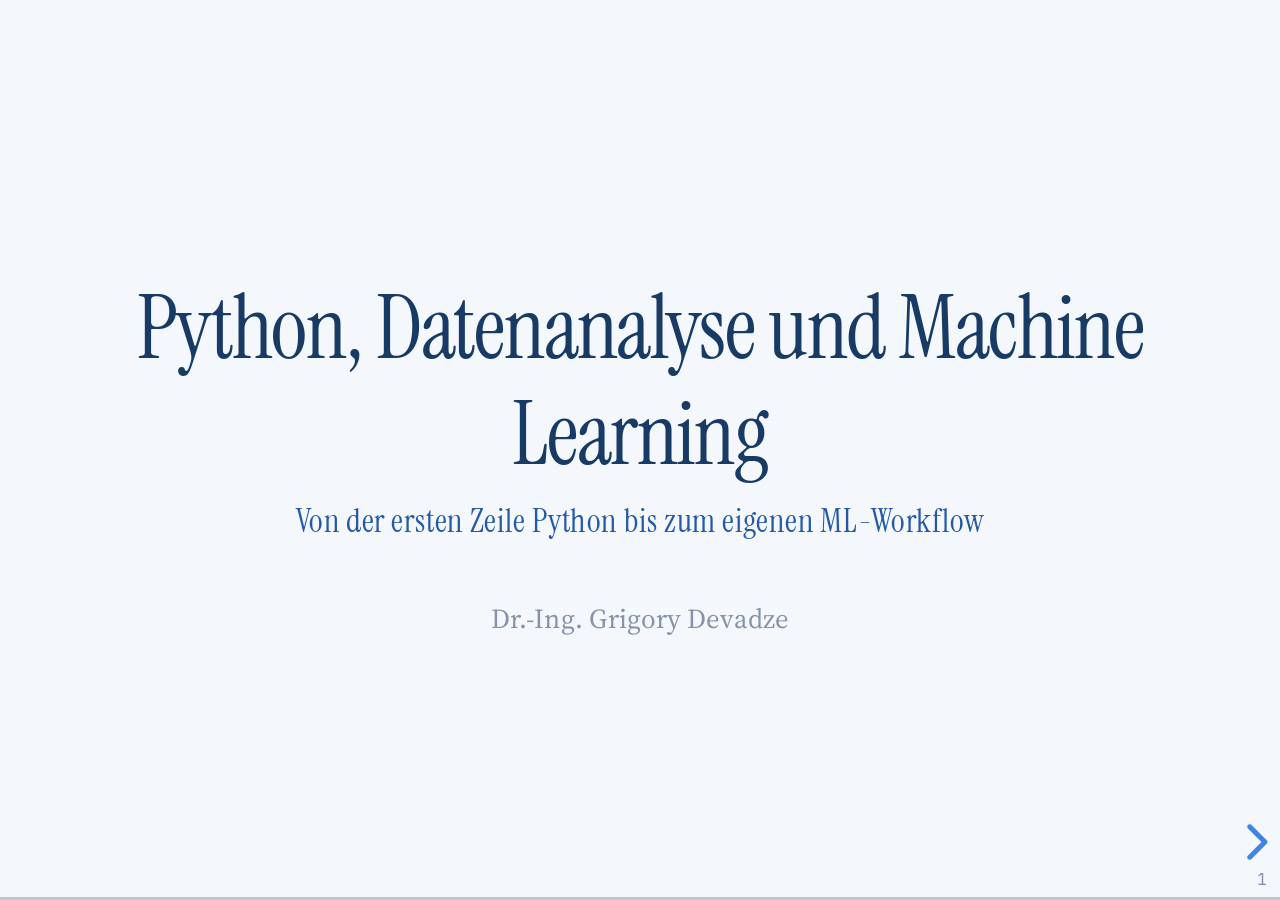
<file: slides/html/index.html>
<!DOCTYPE html>
<html lang="de">
<head>
    <meta charset="utf-8" />
    <meta name="viewport" content="width=device-width, initial-scale=1.0, maximum-scale=1.0, user-scalable=no" />

    <title>Python, Datenanalyse und Machine Learning</title>
    <link rel="stylesheet" href="dist/reset.css">
    <link rel="stylesheet" href="dist/reveal.css" />
    <link rel="stylesheet" href="css/slides-extended.css" />
    <link rel="stylesheet" href="dist/theme/white.css" id="theme" />
    <link rel="stylesheet" href="plugin/customcontrols/style.css">


    <link rel="stylesheet" href="../python-ml.css" />

    <script defer src="dist/fontawesome/all.min.js"></script>

    <script type="text/javascript">
        function pageInIframe() {
            return (window.location !== window.parent.location);
        }

        let forgetPop = true;
        function onPopState(event) {
            if(forgetPop){
                forgetPop = false;
            } else if( pageInIframe()) {
                parent.postMessage(event.target.location.href, "app://obsidian.md");
            }
        }
        window.onpopstate = onPopState;
        window.onmessage = event => {
            if(event.data == "reload"){
                window.document.location.reload();
            }
            forgetPop = true;
        }

        function fitElements() {
            const itemsToFit = document.getElementsByClassName('fitText');
            for (const item in itemsToFit) {
                if (Object.hasOwnProperty.call(itemsToFit, item)) {
                    const element = itemsToFit[item];
                    fitElement(element, 1, 1000);
                    element.classList.remove('fitText');
                }
            }
        }

        function fitElement(element, start, end) {

            let size = (end + start) / 2;
            element.style.fontSize = `${size}px`;

            if (Math.abs(start - end) < 1) {
                while (element.scrollHeight > element.offsetHeight) {
                    size--;
                    element.style.fontSize = `${size}px`;
                }
                return;
            }

            if (element.scrollHeight > element.offsetHeight) {
                fitElement(element, start, size);
            } else {
                fitElement(element, size, end);
            }
        }

        document.onreadystatechange = () => {
            fitElements();
            if (document.readyState === 'complete') {
                if (pageInIframe() && window.location.href.indexOf("?export") != -1){
                    parent.postMessage(event.target.location.href, "app://obsidian.md");
                }
                if (window.location.href.indexOf("print-pdf") != -1){
                    let stateCheck = setInterval(() => {
                        clearInterval(stateCheck);
                        window.print();
                    }, 250);
                }
            }
        };
    </script>
</head>

<body>
    <div class="reveal">
        <div class="slides"><section  data-markdown><script type="text/template"><!-- .slide: class="titleslide drop" template="" -->
<div class="" style="position: absolute; left: 0px; top: 0px; height: 720px; width: 1280px; min-height: 720px; display: flex; flex-direction: column; align-items: center; justify-content: center" absolute="true">

# Python, Datenanalyse und Machine Learning
### Von der ersten Zeile Python bis zum eigenen ML-Workflow

Dr.-Ing. Grigory Devadze
</div></script></section><section  data-markdown><script type="text/template"><!-- .slide: class="drop" template="" -->
<div class="" style="position: absolute; left: 0px; top: 0px; height: 720px; width: 1280px; min-height: 720px; display: flex; flex-direction: column; align-items: center; justify-content: center" absolute="true">

## Was Sie mitnehmen

- &shy;<!-- .element: class="fragment" data-fragment-index="1" -->**Python** lesen und schreiben: Datentypen, Kontrollstrukturen, Funktionen 
- &shy;<!-- .element: class="fragment" data-fragment-index="2" -->Daten mit **pandas** einlesen, bereinigen, gruppieren und mit **matplotlib** und **seaborn** darstellen 
- &shy;<!-- .element: class="fragment" data-fragment-index="3" -->**Klassifikation, Regression und Clustering** mit scikit-learn trainieren und mit passenden Kennzahlen bewerten 
- &shy;<!-- .element: class="fragment" data-fragment-index="4" -->Einen vollständigen **ML-Workflow als Pipeline**, den Sie auf eigene Daten übertragen können
</div></script></section><section  data-markdown><script type="text/template"><!-- .slide: class="smaller drop" template="" -->
<div class="" style="position: absolute; left: 0px; top: 0px; height: 720px; width: 1280px; min-height: 720px; display: flex; flex-direction: column; align-items: center; justify-content: center" absolute="true">

## Ablauf

| Teil | Thema |
|------|-------|
| 1 | Python-Grundlagen |
| 2 | NumPy und pandas |
| 3 | Daten einlesen, aufbereiten, explorieren und visualisieren |
| 4 | Grundlagen von Machine Learning und KI |
| 5 | Überwachtes Lernen: Regression und Klassifikation |
| 6 | Modelltraining, Feature Engineering, Hyperparameter und Evaluation |
| 7 | Unüberwachtes Lernen: Clustering und Segmentierung |
| 8 | Einführung in Deep Learning |
| 9 | Der ML-Workflow mit scikit-learn |
| 10 | Praxisbeispiele und Interpretation von Modellen |
| 11 | Transfer in die Praxis |
</div></script></section><section  data-markdown><script type="text/template"><!-- .slide: class="drop" template="" -->
<div class="" style="position: absolute; left: 0px; top: 0px; height: 720px; width: 1280px; min-height: 720px; display: flex; flex-direction: column; align-items: center; justify-content: center" absolute="true">

## Kursmaterial

- &shy;<!-- .element: class="fragment" data-fragment-index="1" -->Ein öffentliches Repository enthält Folien, Notebooks, Daten und Umgebungsdateien 
- &shy;<!-- .element: class="fragment" data-fragment-index="2" -->`https://github.com/grigory-consulting/python-ml-grundlagen` 
- &shy;<!-- .element: class="fragment" data-fragment-index="3" -->Das Repository bleibt nach dem Kurs erreichbar
</div></script></section><section ><section data-separator="
?
---
?
" data-separator-vertical="
?
--
?
" data-separator-notes="note:" data-markdown><script type="text/template"><!-- .slide: class="drop" data-background-color="#183b66" template="" -->
<div class="" style="position: absolute; left: 0px; top: 0px; height: 720px; width: 1280px; min-height: 720px; display: flex; flex-direction: column; align-items: center; justify-content: center" absolute="true">

# Teil 1: Python-Grundlagen

Die Sprachbausteine, die Sie für Datenanalyse und Machine Learning brauchen: Werte, Entscheidungen, Schleifen, Sammlungen und Funktionen.
</div></script></section><section data-separator="
?
---
?
" data-separator-vertical="
?
--
?
" data-separator-notes="note:" data-markdown><script type="text/template"><!-- .slide: class="drop" template="" -->
<div class="" style="position: absolute; left: 0px; top: 0px; height: 720px; width: 1280px; min-height: 720px; display: flex; flex-direction: column; align-items: center; justify-content: center" absolute="true">

## Was Sie in diesem Teil lernen

- &shy;<!-- .element: class="fragment" data-fragment-index="1" -->Werte in Variablen ablegen und die Datentypen `int`, `float`, `str`, `bool`, `None` unterscheiden 
- &shy;<!-- .element: class="fragment" data-fragment-index="2" -->Mit Operatoren rechnen und Texte mit f-Strings formatieren 
- &shy;<!-- .element: class="fragment" data-fragment-index="3" -->Abläufe mit `if`, `for` und `while` steuern 
- &shy;<!-- .element: class="fragment" data-fragment-index="4" -->Daten in Listen, Tupeln, Sets und Dictionaries ablegen und wieder herausholen 
- &shy;<!-- .element: class="fragment" data-fragment-index="5" -->Eigene Funktionen schreiben, Fehlermeldungen lesen und Module importieren
</div></script></section><section data-separator="
?
---
?
" data-separator-vertical="
?
--
?
" data-separator-notes="note:" data-markdown><script type="text/template"><!-- .slide: class="drop" template="" -->
<div class="" style="position: absolute; left: 0px; top: 0px; height: 720px; width: 1280px; min-height: 720px; display: flex; flex-direction: column; align-items: center; justify-content: center" absolute="true">

## Python im Überblick

- &shy;<!-- .element: class="fragment" data-fragment-index="1" -->Python ist eine interpretierte, universell einsetzbare Programmiersprache 
- &shy;<!-- .element: class="fragment" data-fragment-index="2" -->Ihr Code wird Anweisung für Anweisung ausgeführt, ein eigener Übersetzungsschritt (Kompilieren) entfällt 
- &shy;<!-- .element: class="fragment" data-fragment-index="3" -->Python ist dynamisch typisiert: Sie deklarieren keinen Typ, der Wert bringt ihn mit 
- &shy;<!-- .element: class="fragment" data-fragment-index="4" -->Blöcke entstehen durch Einrückung, nicht durch geschweifte Klammern 
- &shy;<!-- .element: class="fragment" data-fragment-index="5" -->Einsatzgebiete: Datenanalyse, künstliche Intelligenz, wissenschaftliches Rechnen, Automatisierung, Webentwicklung 
- &shy;<!-- .element: class="fragment" data-fragment-index="6" -->Die große Standardbibliothek und die aktive Community liefern Werkzeuge für fast jede Aufgabe
</div></script></section><section data-separator="
?
---
?
" data-separator-vertical="
?
--
?
" data-separator-notes="note:" data-markdown><script type="text/template"><!-- .slide: class="smaller drop" template="" -->
<div class="" style="position: absolute; left: 0px; top: 0px; height: 720px; width: 1280px; min-height: 720px; display: flex; flex-direction: column; align-items: center; justify-content: center" absolute="true">

## Syntax und Einrückung

```python
alter = 17

if alter >= 18:
    print("volljährig")          # gehört zum if-Block
    print("eigener Vertrag")     # gehört auch zum if-Block
print("Prüfung beendet")         # steht außerhalb, läuft immer

# -> Prüfung beendet
```

- &shy;<!-- .element: class="fragment" data-fragment-index="1" -->Eine Anweisung pro Zeile, kein Semikolon am Zeilenende 
- &shy;<!-- .element: class="fragment" data-fragment-index="2" -->Ein Doppelpunkt eröffnet einen Block, die Einrückung legt fest, was dazugehört 
- &shy;<!-- .element: class="fragment" data-fragment-index="3" -->Üblich sind vier Leerzeichen pro Ebene. VS Code setzt sie nach dem Doppelpunkt selbst. 
- &shy;<!-- .element: class="fragment" data-fragment-index="4" -->`#` leitet einen Kommentar ein: Python ignoriert den Rest der Zeile 
- &shy;<!-- .element: class="fragment" data-fragment-index="5" -->Groß- und Kleinschreibung zählt: `alter` und `Alter` sind zwei verschiedene Namen 

<div class="fragment" data-fragment-index="6">

> [!warning]
> Die Einrückung gehört zur Syntax. Ist sie falsch, meldet Python `IndentationError` oder führt den falschen Block aus.

</div>
</div></script></section><section data-separator="
?
---
?
" data-separator-vertical="
?
--
?
" data-separator-notes="note:" data-markdown><script type="text/template"><!-- .slide: class="smaller drop" template="" -->
<div class="" style="position: absolute; left: 0px; top: 0px; height: 720px; width: 1280px; min-height: 720px; display: flex; flex-direction: column; align-items: center; justify-content: center" absolute="true">

## Variablen und Zuweisung

```python
alter = 45
monatsbeitrag = 412.50
name = "Erika Muster"

alter = alter + 1                 # rechts rechnen, dann links ablegen
monatsbeitrag = monatsbeitrag * 2
print(alter, monatsbeitrag)       # -> 46 825.0

a = b = c = 0                     # derselbe Wert für mehrere Namen
x, y, z = 1, 2, 3                 # mehrere Werte auf einmal
```

- &shy;<!-- .element: class="fragment" data-fragment-index="1" -->Eine Variable ist ein Name für einen Wert. `=` heißt „weise zu", nicht „ist gleich". 
- &shy;<!-- .element: class="fragment" data-fragment-index="2" -->Der Typ muss nicht deklariert werden und darf sich ändern: `alter = "unbekannt"` ist erlaubt 
- &shy;<!-- .element: class="fragment" data-fragment-index="3" -->Namen beginnen mit Buchstabe oder Unterstrich, danach Buchstaben, Ziffern, Unterstriche 
- &shy;<!-- .element: class="fragment" data-fragment-index="4" -->Konvention in Python: Kleinbuchstaben mit Unterstrich, zum Beispiel `monatsbeitrag`
</div></script></section><section data-separator="
?
---
?
" data-separator-vertical="
?
--
?
" data-separator-notes="note:" data-markdown><script type="text/template"><!-- .slide: class="smaller drop" template="" -->
<div class="" style="position: absolute; left: 0px; top: 0px; height: 720px; width: 1280px; min-height: 720px; display: flex; flex-direction: column; align-items: center; justify-content: center" absolute="true">

## Datentypen

| Typ     | Bedeutung                 | Beispiel                     |
|---------|---------------------------|------------------------------|
| `int`   | ganze Zahl                | `alter = 45`                 |
| `float` | Gleitkommazahl            | `monatsbeitrag = 412.50`     |
| `str`   | Text (Zeichenkette)       | `plz = "01067"`              |
| `bool`  | Wahrheitswert             | `raucher = False`            |
| `None`  | „kein Wert vorhanden"     | `austrittsdatum = None`      |

```python
print(type(45), type(412.50), type("01067"))
# -> <class 'int'> <class 'float'> <class 'str'>
print(type(False), type(None))
# -> <class 'bool'> <class 'NoneType'>
```

> [!tip]
> Eine Postleitzahl ist Text, keine Zahl: Als `int` verliert `01067` die führende Null.
</div></script></section><section data-separator="
?
---
?
" data-separator-vertical="
?
--
?
" data-separator-notes="note:" data-markdown><script type="text/template"><!-- .slide: class="drop" template="" -->
<div class="" style="position: absolute; left: 0px; top: 0px; height: 720px; width: 1280px; min-height: 720px; display: flex; flex-direction: column; align-items: center; justify-content: center" absolute="true">

## Typen umwandeln

```python
print("6" + "7")                  # -> 67    Text wird aneinandergehängt
print(6 + 7)                      # -> 13    Zahlen werden addiert
print(float("6") + float("7"))    # -> 13.0

print(int("01067"))               # -> 1067  führende Null ist weg
print(str(45) + " Jahre")         # -> 45 Jahre
print(int(412.99))                # -> 412   schneidet ab, rundet nicht
print(6.0 + 7)                    # -> 13.0  int und float gemischt: float
```

- &shy;<!-- .element: class="fragment" data-fragment-index="1" -->`int()`, `float()`, `str()` und `bool()` wandeln einen Wert in den jeweiligen Typ um 
- &shy;<!-- .element: class="fragment" data-fragment-index="2" -->`"45" + 1` führt zu einem `TypeError`: Python rät nicht, was gemeint ist 
- &shy;<!-- .element: class="fragment" data-fragment-index="3" -->`int("abc")` führt zu einem `ValueError`: der Text enthält keine Zahl
</div></script></section><section data-separator="
?
---
?
" data-separator-vertical="
?
--
?
" data-separator-notes="note:" data-markdown><script type="text/template"><!-- .slide: class="drop" template="" -->
<div class="" style="position: absolute; left: 0px; top: 0px; height: 720px; width: 1280px; min-height: 720px; display: flex; flex-direction: column; align-items: center; justify-content: center" absolute="true">

## Arithmetische Operatoren

```python
print(1 + 4 * 3)        # -> 13   Punkt vor Strich
print((1 + 4) * 3)      # -> 15   Klammern legen die Reihenfolge fest
print(2 ** 10)          # -> 1024 Potenz

jahresbeitrag = 12 * 412.50
print(jahresbeitrag)    # -> 4950.0
print(round(412.456, 2))   # -> 412.46
print(abs(-5), max(5, 9), min(5, 9))   # -> 5 9 5
```

- &shy;<!-- .element: class="fragment" data-fragment-index="1" -->Ein Ausdruck ist ein Wert oder eine Rechnung, die einen Wert ergibt 
- &shy;<!-- .element: class="fragment" data-fragment-index="2" -->Operatoren: `+`, `-`, `*`, `/`, `//`, `%`, `**` 
- &shy;<!-- .element: class="fragment" data-fragment-index="3" -->`**` bindet am stärksten, dann `*`, `/`, `//`, `%`, danach `+` und `-` 
- &shy;<!-- .element: class="fragment" data-fragment-index="4" -->Kurzformen: `summe += 10` bedeutet `summe = summe + 10`, ebenso `-=`, `*=`, `/=`
</div></script></section><section data-separator="
?
---
?
" data-separator-vertical="
?
--
?
" data-separator-notes="note:" data-markdown><script type="text/template"><!-- .slide: class="smaller drop" template="" -->
<div class="" style="position: absolute; left: 0px; top: 0px; height: 720px; width: 1280px; min-height: 720px; display: flex; flex-direction: column; align-items: center; justify-content: center" absolute="true">

## Division: `/`, `//` und `%`

```python
print(35 / 5)      # -> 7.0    / liefert immer float
print(84 / 10)     # -> 8.4
print(84 // 10)    # -> 8      ganzzahlige Division
print(84 % 10)     # -> 4      Rest der Division (Modulo)
print(43 % 5)      # -> 3

tage = 45
print(tage // 7, "Wochen und", tage % 7, "Tage")
# -> 6 Wochen und 3 Tage
```

- &shy;<!-- .element: class="fragment" data-fragment-index="1" -->`/` liefert in Python 3 immer ein `float`, auch wenn die Division aufgeht 
- &shy;<!-- .element: class="fragment" data-fragment-index="2" -->`//` schneidet auf die ganze Zahl ab, `%` liefert den Rest 
- &shy;<!-- .element: class="fragment" data-fragment-index="3" -->Typische Anwendung von `%`: gerade oder ungerade prüfen mit `n % 2 == 0` 

<div class="fragment" data-fragment-index="4">

> [!warning]
> Gleitkommazahlen sind nicht exakt: `0.1 + 0.2` ergibt `0.30000000000000004`. Geldbeträge für die Ausgabe runden.

</div>
</div></script></section><section data-separator="
?
---
?
" data-separator-vertical="
?
--
?
" data-separator-notes="note:" data-markdown><script type="text/template"><!-- .slide: class="smaller drop" template="" -->
<div class="" style="position: absolute; left: 0px; top: 0px; height: 720px; width: 1280px; min-height: 720px; display: flex; flex-direction: column; align-items: center; justify-content: center" absolute="true">

## Strings

```python
stadt = "  Dresden "
name = "Erika Muster"

print(len(name))                    # -> 12
print(name[0], name[-1])            # -> E r    Index ab 0, -1: letztes
print(name[:5])                     # -> Erika  Slicing: bis vor Index 5
print(name.upper(), name.lower())   # -> ERIKA MUSTER erika muster
print(stadt.strip())                # -> Dresden   Leerzeichen am Rand weg
print(name.startswith("Er"))        # -> True
print(name.split(" "))              # -> ['Erika', 'Muster']
print("Erika" + " " + "Muster")     # -> Erika Muster
```

- &shy;<!-- .element: class="fragment" data-fragment-index="1" -->Strings stehen in einfachen oder doppelten Anführungszeichen 
- &shy;<!-- .element: class="fragment" data-fragment-index="2" -->Methoden lassen sich verketten: `stadt.strip().lower().startswith("dr")` 
- &shy;<!-- .element: class="fragment" data-fragment-index="3" -->Strings sind unveränderlich: `upper` und `strip` liefern einen **neuen** String
</div></script></section><section data-separator="
?
---
?
" data-separator-vertical="
?
--
?
" data-separator-notes="note:" data-markdown><script type="text/template"><!-- .slide: class="smaller drop" template="" -->
<div class="" style="position: absolute; left: 0px; top: 0px; height: 720px; width: 1280px; min-height: 720px; display: flex; flex-direction: column; align-items: center; justify-content: center" absolute="true">

## f-Strings

```python
alter = 45
beitrag = 412.5
name = "Erika Muster"

print(f"Sie haben {65 - alter} Jahre bis zur Rente")
# -> Sie haben 20 Jahre bis zur Rente

print(f"{name}: {beitrag:.2f} EUR pro Monat")
# -> Erika Muster: 412.50 EUR pro Monat

print(f"Jahresbeitrag: {12 * beitrag:,.2f} EUR")
# -> Jahresbeitrag: 4,950.00 EUR
print(f"Anteil: {0.256:.1%}")       # -> Anteil: 25.6%
```

- &shy;<!-- .element: class="fragment" data-fragment-index="1" -->Ein `f` vor dem Anführungszeichen, Ausdrücke in geschweiften Klammern 
- &shy;<!-- .element: class="fragment" data-fragment-index="2" -->Nach dem Doppelpunkt steht das Format: `.2f` zwei Nachkommastellen, `,` Tausendertrenner, `.1%` Prozent 
- &shy;<!-- .element: class="fragment" data-fragment-index="3" -->Ältere Schreibweisen, die Sie in fremdem Code sehen: `"{} Jahre".format(20)` und `"%d Jahre" % 20`
</div></script></section><section data-separator="
?
---
?
" data-separator-vertical="
?
--
?
" data-separator-notes="note:" data-markdown><script type="text/template"><!-- .slide: class="drop" template="" -->
<div class="" style="position: absolute; left: 0px; top: 0px; height: 720px; width: 1280px; min-height: 720px; display: flex; flex-direction: column; align-items: center; justify-content: center" absolute="true">

## Ausgabe und Eingabe: `print` und `input`

```python
print("Alter:", 45, "Jahre")            # -> Alter: 45 Jahre
print("01067", "Dresden", sep=";")      # -> 01067;Dresden
print("ohne Zeilenumbruch", end=" ")
print("weiter")                         # -> ohne Zeilenumbruch weiter

name = input("Wie heißen Sie? ")
alter = int(input("Wie alt sind Sie? "))
print(f"Hallo {name}, in {65 - alter} Jahren sind Sie 65.")
```

- &shy;<!-- .element: class="fragment" data-fragment-index="1" -->`print` gibt mehrere Werte aus und setzt Leerzeichen dazwischen, `sep` und `end` ändern das 
- &shy;<!-- .element: class="fragment" data-fragment-index="2" -->`input` zeigt den Text an, wartet auf eine Eingabe und liefert sie **immer als String** 
- &shy;<!-- .element: class="fragment" data-fragment-index="3" -->Für Rechnungen die Eingabe mit `int()` oder `float()` umwandeln 
- &shy;<!-- .element: class="fragment" data-fragment-index="4" -->In VS Code erscheint das Eingabefeld von `input` oben am Fensterrand
</div></script></section><section data-separator="
?
---
?
" data-separator-vertical="
?
--
?
" data-separator-notes="note:" data-markdown><script type="text/template"><!-- .slide: class="smaller drop" template="" -->
<div class="" style="position: absolute; left: 0px; top: 0px; height: 720px; width: 1280px; min-height: 720px; display: flex; flex-direction: column; align-items: center; justify-content: center" absolute="true">

## Vergleiche und logische Operatoren

```python
alter, arztbesuche = 45, 8

print(alter == 45)     # -> True     gleich (zwei Gleichheitszeichen)
print(alter != 45)     # -> False    ungleich
print(alter < 65)      # -> True
print(arztbesuche >= 10)                   # -> False

print(alter > 40 and arztbesuche > 5)      # -> True   beide Seiten wahr
print(alter > 60 or arztbesuche > 5)       # -> True   mindestens eine wahr
print(not alter > 60)                      # -> True   kehrt um
print(18 <= alter < 65)                    # -> True   Bereichsprüfung
```

- &shy;<!-- .element: class="fragment" data-fragment-index="1" -->Vergleichsoperatoren: `==`, `!=`, `<`, `>`, `<=`, `>=`. Das Ergebnis ist immer `True` oder `False`. 
- &shy;<!-- .element: class="fragment" data-fragment-index="2" -->Logische Operatoren: `and`, `or`, `not`. Klammern machen lange Bedingungen lesbar. 
- &shy;<!-- .element: class="fragment" data-fragment-index="3" -->`=` weist zu, `==` vergleicht
</div></script></section><section data-separator="
?
---
?
" data-separator-vertical="
?
--
?
" data-separator-notes="note:" data-markdown><script type="text/template"><!-- .slide: class="smaller drop" template="" -->
<div class="" style="position: absolute; left: 0px; top: 0px; height: 720px; width: 1280px; min-height: 720px; display: flex; flex-direction: column; align-items: center; justify-content: center" absolute="true">

## `if` und `else`

```python
alter = 17

if alter >= 18:
    print("volljährig")
else:
    print("minderjährig")
# -> minderjährig

if alter < 18:
    print("Mitversicherung über die Eltern prüfen")
# -> Mitversicherung über die Eltern prüfen
```

- &shy;<!-- .element: class="fragment" data-fragment-index="1" -->`if` führt den eingerückten Block nur aus, wenn die Bedingung `True` ergibt 
- &shy;<!-- .element: class="fragment" data-fragment-index="2" -->`else` ist optional und fängt alle übrigen Fälle ab 
- &shy;<!-- .element: class="fragment" data-fragment-index="3" -->Bedingung, Doppelpunkt, eingerückter Block: dieselbe Form wie später bei `for`, `while` und `def`
</div></script></section><section data-separator="
?
---
?
" data-separator-vertical="
?
--
?
" data-separator-notes="note:" data-markdown><script type="text/template"><!-- .slide: class="smaller drop" template="" -->
<div class="" style="position: absolute; left: 0px; top: 0px; height: 720px; width: 1280px; min-height: 720px; display: flex; flex-direction: column; align-items: center; justify-content: center" absolute="true">

## `if`, `elif`, `else`

```python
alter = 45

if alter < 18:
    gruppe = "unter 18"
elif alter < 40:
    gruppe = "18 bis 39"
elif alter < 65:
    gruppe = "40 bis 64"
else:
    gruppe = "65 und älter"

print(gruppe)     # -> 40 bis 64
```

- &shy;<!-- .element: class="fragment" data-fragment-index="1" -->Python prüft die Bedingungen von oben nach unten und nimmt den **ersten** Treffer 
- &shy;<!-- .element: class="fragment" data-fragment-index="2" -->Alle weiteren Zweige werden übersprungen, deshalb genügt `alter < 40` ohne Untergrenze 
- &shy;<!-- .element: class="fragment" data-fragment-index="3" -->Beliebig viele `elif`, höchstens ein `else` am Ende
</div></script></section><section data-separator="
?
---
?
" data-separator-vertical="
?
--
?
" data-separator-notes="note:" data-markdown><script type="text/template"><!-- .slide: class="smaller drop" template="" -->
<div class="" style="position: absolute; left: 0px; top: 0px; height: 720px; width: 1280px; min-height: 720px; display: flex; flex-direction: column; align-items: center; justify-content: center" absolute="true">

## Truthiness: Wahrheitswert beliebiger Objekte

```python
name = ""
if name:
    print("Name vorhanden")
else:
    print("Name fehlt")        # -> Name fehlt

versicherte = []
if not versicherte:
    print("Liste ist leer")    # -> Liste ist leer

print(bool(0), bool(""), bool([]), bool(None))
# -> False False False False
print(bool(7), bool("x"), bool([0]))
# -> True True True
```

- &shy;<!-- .element: class="fragment" data-fragment-index="1" -->Als falsch gelten: `False`, `None`, `0`, `0.0`, leerer String, leere Liste, leeres Dict, leeres Set, leeres Tupel 
- &shy;<!-- .element: class="fragment" data-fragment-index="2" -->Alles andere gilt als wahr 
- &shy;<!-- .element: class="fragment" data-fragment-index="3" -->`if versicherte:` liest sich als „wenn die Liste etwas enthält"
</div></script></section><section data-separator="
?
---
?
" data-separator-vertical="
?
--
?
" data-separator-notes="note:" data-markdown><script type="text/template"><!-- .slide: class="drop" template="" -->
<div class="" style="position: absolute; left: 0px; top: 0px; height: 720px; width: 1280px; min-height: 720px; display: flex; flex-direction: column; align-items: center; justify-content: center" absolute="true">

## `for`-Schleife und `range`

```python
for jahr in range(1, 4):
    print(jahr, "Jahr(e):", jahr * 12, "Monatsbeiträge")
# -> 1 Jahr(e): 12 Monatsbeiträge
# -> 2 Jahr(e): 24 Monatsbeiträge
# -> 3 Jahr(e): 36 Monatsbeiträge

print(list(range(5)))           # -> [0, 1, 2, 3, 4]
print(list(range(2, 6)))        # -> [2, 3, 4, 5]
print(list(range(10, 0, -2)))   # -> [10, 8, 6, 4, 2]
```

- &shy;<!-- .element: class="fragment" data-fragment-index="1" -->`for variable in folge:` führt den Block einmal pro Element aus 
- &shy;<!-- .element: class="fragment" data-fragment-index="2" -->`range(start, stop, step)`: `start` zählt mit, `stop` zählt **nicht** mit 
- &shy;<!-- .element: class="fragment" data-fragment-index="3" -->`range(5)` beginnt bei 0 und liefert fünf Werte
</div></script></section><section data-separator="
?
---
?
" data-separator-vertical="
?
--
?
" data-separator-notes="note:" data-markdown><script type="text/template"><!-- .slide: class="smaller drop" template="" -->
<div class="" style="position: absolute; left: 0px; top: 0px; height: 720px; width: 1280px; min-height: 720px; display: flex; flex-direction: column; align-items: center; justify-content: center" absolute="true">

## `for` über Listen und Strings, `enumerate`

```python
staedte = ["Berlin", "Dresden", "Köln"]

for stadt in staedte:
    print(stadt.upper())
# -> BERLIN  DRESDEN  KÖLN   (je eine Zeile)

for zeichen in "PLZ":
    print(zeichen, end=" ")            # -> P L Z

for nr, stadt in enumerate(staedte, start=1):
    print(nr, stadt)
# -> 1 Berlin
# -> 2 Dresden
# -> 3 Köln
```

- &shy;<!-- .element: class="fragment" data-fragment-index="1" -->Eine `for`-Schleife läuft über alles, was Elemente hat: Listen, Strings, Tupel, Dicts, Dateien 
- &shy;<!-- .element: class="fragment" data-fragment-index="2" -->Ein Zähler von Hand (`i = i + 1`) ist fast nie nötig 
- &shy;<!-- .element: class="fragment" data-fragment-index="3" -->`enumerate` liefert Position und Wert zusammen. Ohne `start` beginnt die Zählung bei 0.
</div></script></section><section data-separator="
?
---
?
" data-separator-vertical="
?
--
?
" data-separator-notes="note:" data-markdown><script type="text/template"><!-- .slide: class="smaller drop" template="" -->
<div class="" style="position: absolute; left: 0px; top: 0px; height: 720px; width: 1280px; min-height: 720px; display: flex; flex-direction: column; align-items: center; justify-content: center" absolute="true">

## Kumulative Schleifen: summieren und zählen

```python
leistungen = [120.0, 0.0, 845.5, 60.0, 0.0, 310.0]

summe = 0
anzahl_ohne = 0
for betrag in leistungen:
    summe += betrag
    if betrag == 0:
        anzahl_ohne += 1

print("Summe:", summe)                        # -> Summe: 1335.5
print("ohne Leistung:", anzahl_ohne)          # -> ohne Leistung: 2
print("Mittel:", round(summe / len(leistungen), 2))   # -> Mittel: 222.58
```

- &shy;<!-- .element: class="fragment" data-fragment-index="1" -->Das Muster: Startwert **vor** der Schleife setzen, in der Schleife fortschreiben, danach ausgeben 
- &shy;<!-- .element: class="fragment" data-fragment-index="2" -->Für Summen ist der Startwert 0, für Produkte 1 
- &shy;<!-- .element: class="fragment" data-fragment-index="3" -->Abkürzungen für Standardfälle: `sum(leistungen)`, `len(leistungen)`, `max(leistungen)`
</div></script></section><section data-separator="
?
---
?
" data-separator-vertical="
?
--
?
" data-separator-notes="note:" data-markdown><script type="text/template"><!-- .slide: class="smaller drop" template="" -->
<div class="" style="position: absolute; left: 0px; top: 0px; height: 720px; width: 1280px; min-height: 720px; display: flex; flex-direction: column; align-items: center; justify-content: center" absolute="true">

## `while`-Schleife

```python
guthaben = 1000.0
monate = 0

while guthaben >= 412.5:
    guthaben -= 412.5
    monate += 1

print(monate, "Monate gedeckt, Rest:", guthaben)
# -> 2 Monate gedeckt, Rest: 175.0
```

- &shy;<!-- .element: class="fragment" data-fragment-index="1" -->`while` wiederholt den Block, solange die Bedingung wahr ist 
- &shy;<!-- .element: class="fragment" data-fragment-index="2" -->Geeignet, wenn vorher nicht feststeht, wie oft wiederholt wird 
- &shy;<!-- .element: class="fragment" data-fragment-index="3" -->Ist die Bedingung schon zu Beginn falsch, läuft der Block kein einziges Mal 
- &shy;<!-- .element: class="fragment" data-fragment-index="4" -->Im Block muss sich etwas ändern, das die Bedingung irgendwann falsch macht 

<div class="fragment" data-fragment-index="5">

> [!warning]
> Endlosschleife im Notebook: Die Zelle zeigt dauerhaft den Laufindikator. Mit **Unterbrechen** in der Werkzeugleiste stoppen.

</div>
</div></script></section><section data-separator="
?
---
?
" data-separator-vertical="
?
--
?
" data-separator-notes="note:" data-markdown><script type="text/template"><!-- .slide: class="drop" template="" -->
<div class="" style="position: absolute; left: 0px; top: 0px; height: 720px; width: 1280px; min-height: 720px; display: flex; flex-direction: column; align-items: center; justify-content: center" absolute="true">

## `break` und `continue`

```python
plz_liste = ["10115", "01067", "", "5066", "50667", "STOP", "80331"]

for plz in plz_liste:
    if plz == "STOP":
        break                 # Schleife sofort verlassen
    if len(plz) != 5:
        continue              # diesen Wert überspringen
    print(plz, end=" ")
# -> 10115 01067 50667
```

- &shy;<!-- .element: class="fragment" data-fragment-index="1" -->`break` beendet die Schleife vollständig 
- &shy;<!-- .element: class="fragment" data-fragment-index="2" -->`continue` springt zum nächsten Durchlauf, der Rest des Blocks entfällt 
- &shy;<!-- .element: class="fragment" data-fragment-index="3" -->Beide gelten für `for` und `while` und wirken nur auf die innerste Schleife
</div></script></section><section data-separator="
?
---
?
" data-separator-vertical="
?
--
?
" data-separator-notes="note:" data-markdown><script type="text/template"><!-- .slide: class="smaller drop" template="" -->
<div class="" style="position: absolute; left: 0px; top: 0px; height: 720px; width: 1280px; min-height: 720px; display: flex; flex-direction: column; align-items: center; justify-content: center" absolute="true">

## Listen

```python
alter = [34, 51, 27, 68, 45]
gemischt = [1, "Dresden", 412.5, True]      # Typen dürfen gemischt sein
leer = []

print(len(alter))          # -> 5
print(51 in alter)         # -> True
print(min(alter), max(alter), sum(alter))   # -> 27 68 225

matrix = [[1, 2, 3],
          [4, 5, 6]]       # Liste von Listen
print(matrix[1][2])        # -> 6
```

- &shy;<!-- .element: class="fragment" data-fragment-index="1" -->Eine Liste ist eine geordnete, veränderbare Sammlung in eckigen Klammern 
- &shy;<!-- .element: class="fragment" data-fragment-index="2" -->Die Reihenfolge bleibt erhalten, Duplikate sind erlaubt 
- &shy;<!-- .element: class="fragment" data-fragment-index="3" -->Listen gehören zu den meistverwendeten Datenstrukturen in Python 
- &shy;<!-- .element: class="fragment" data-fragment-index="4" -->Eine Spalte einer Tabelle können Sie sich vorerst als Liste vorstellen
</div></script></section><section data-separator="
?
---
?
" data-separator-vertical="
?
--
?
" data-separator-notes="note:" data-markdown><script type="text/template"><!-- .slide: class="smaller drop" template="" -->
<div class="" style="position: absolute; left: 0px; top: 0px; height: 720px; width: 1280px; min-height: 720px; display: flex; flex-direction: column; align-items: center; justify-content: center" absolute="true">

## Listen: Indexing und Slicing

```python
beitraege = [310, 325, 340, 355, 370]

print(beitraege[0])      # -> 310              erstes Element
print(beitraege[-1])     # -> 370              letztes Element
print(beitraege[1:4])    # -> [325, 340, 355]  Index 1 bis vor 4
print(beitraege[:3])     # -> [310, 325, 340]  die ersten drei
print(beitraege[3:])     # -> [355, 370]       ab Index 3
print(beitraege[::2])    # -> [310, 340, 370]  jedes zweite
print(beitraege[::-1])   # -> [370, 355, 340, 325, 310]  umgekehrt
```

| Index | 0 | 1 | 2 | 3 | 4 |
|---|---|---|---|---|---|
| **Wert** | 310 | 325 | 340 | 355 | 370 |
| **negativer Index** | -5 | -4 | -3 | -2 | -1 |

- &shy;<!-- .element: class="fragment" data-fragment-index="1" -->Der Index beginnt bei 0. Negative Indizes zählen vom Ende. 
- &shy;<!-- .element: class="fragment" data-fragment-index="2" -->`liste[start:stop:step]`: `stop` zählt nicht mit, das Ergebnis ist eine neue Liste
</div></script></section><section data-separator="
?
---
?
" data-separator-vertical="
?
--
?
" data-separator-notes="note:" data-markdown><script type="text/template"><!-- .slide: class="smaller drop" template="" -->
<div class="" style="position: absolute; left: 0px; top: 0px; height: 720px; width: 1280px; min-height: 720px; display: flex; flex-direction: column; align-items: center; justify-content: center" absolute="true">

## Listen verändern

```python
staedte = ["Berlin", "Dresden", "Köln"]

staedte[1] = "Leipzig"           # Element ersetzen
staedte.append("Hamburg")        # am Ende anfügen
staedte.insert(1, "Bonn")        # an Index 1 einfügen
print(staedte)
# -> ['Berlin', 'Bonn', 'Leipzig', 'Köln', 'Hamburg']

staedte.remove("Bonn")           # nach Wert entfernen
letzte = staedte.pop()           # letztes entfernen und zurückgeben
print(letzte)                    # -> Hamburg
print(staedte)                   # -> ['Berlin', 'Leipzig', 'Köln']

print(staedte + ["Kiel", "Ulm"])
# -> ['Berlin', 'Leipzig', 'Köln', 'Kiel', 'Ulm']
```

- &shy;<!-- .element: class="fragment" data-fragment-index="1" -->Listen sind veränderbar (mutable): Methoden wie `append` ändern die Liste selbst und geben `None` zurück 

<div class="fragment" data-fragment-index="2">

> [!warning]
> `staedte = staedte.append("Kiel")` zerstört die Liste: Danach ist `staedte` gleich `None`.

</div>
</div></script></section><section data-separator="
?
---
?
" data-separator-vertical="
?
--
?
" data-separator-notes="note:" data-markdown><script type="text/template"><!-- .slide: class="smaller drop" template="" -->
<div class="" style="position: absolute; left: 0px; top: 0px; height: 720px; width: 1280px; min-height: 720px; display: flex; flex-direction: column; align-items: center; justify-content: center" absolute="true">

## Listen: wichtige Methoden

| Aufruf                | Wirkung                                                  |
|-----------------------|----------------------------------------------------------|
| `len(liste)`          | Anzahl der Elemente                                      |
| `liste.append(x)`     | fügt `x` am Ende an                                      |
| `liste.insert(i, x)`  | fügt `x` an Index `i` ein                                |
| `liste.remove(x)`     | entfernt das erste Vorkommen von `x`                     |
| `liste.pop(i)`        | entfernt das Element an Index `i` und gibt es zurück (ohne `i`: das letzte) |
| `liste.index(x)`      | Index des ersten Vorkommens von `x`                      |
| `liste.count(x)`      | zählt, wie oft `x` vorkommt                              |
| `liste.sort()`        | sortiert die Liste selbst                                |
| `liste.reverse()`     | kehrt die Reihenfolge um                                 |
| `liste.copy()`        | flache Kopie                                             |
| `liste.clear()`       | entfernt alle Elemente                                   |

```python
alter = [34, 51, 27, 68, 27]
print(alter.count(27))     # -> 2
alter.sort()
print(alter)               # -> [27, 27, 34, 51, 68]
```
</div></script></section><section data-separator="
?
---
?
" data-separator-vertical="
?
--
?
" data-separator-notes="note:" data-markdown><script type="text/template"><!-- .slide: class="drop" template="" -->
<div class="" style="position: absolute; left: 0px; top: 0px; height: 720px; width: 1280px; min-height: 720px; display: flex; flex-direction: column; align-items: center; justify-content: center" absolute="true">

## Listen kopieren

```python
import copy

a = [[1, 2], [3, 4]]
b = a                     # keine Kopie: zweiter Name für dieselbe Liste
c = a.copy()              # flache Kopie: neue äußere Liste, innere geteilt
d = copy.deepcopy(a)      # tiefe Kopie: alles wird dupliziert

a.append([5, 6])          # Änderung an der äußeren Liste
print(b)     # -> [[1, 2], [3, 4], [5, 6]]   b ist a
print(c)     # -> [[1, 2], [3, 4]]           c bleibt

a[0][0] = 99              # Änderung in einer inneren Liste
print(c)     # -> [[99, 2], [3, 4]]          schlägt durch
print(d)     # -> [[1, 2], [3, 4]]           unabhängig
```

- &shy;<!-- .element: class="fragment" data-fragment-index="1" -->`b = a` kopiert nichts: beide Namen zeigen auf dieselbe Liste 
- &shy;<!-- .element: class="fragment" data-fragment-index="2" -->`copy()` legt eine neue äußere Liste an, die inneren Objekte bleiben gemeinsam 
- &shy;<!-- .element: class="fragment" data-fragment-index="3" -->`copy.deepcopy()` dupliziert auch alle inneren Objekte
</div></script></section><section data-separator="
?
---
?
" data-separator-vertical="
?
--
?
" data-separator-notes="note:" data-markdown><script type="text/template"><!-- .slide: class="smaller drop" template="" -->
<div class="" style="position: absolute; left: 0px; top: 0px; height: 720px; width: 1280px; min-height: 720px; display: flex; flex-direction: column; align-items: center; justify-content: center" absolute="true">

## Tupel

```python
versicherter = ("Erika Muster", 45, "01067")

print(versicherter[0])       # -> Erika Muster
print(versicherter[:2])      # -> ('Erika Muster', 45)
print(len(versicherter))     # -> 3

einzeln = (45,)              # ein Element: Komma nicht vergessen

versicherter[1] = 46
# -> TypeError: 'tuple' object does not support item assignment
```

- &shy;<!-- .element: class="fragment" data-fragment-index="1" -->Ein Tupel ist eine unveränderliche Liste: runde Klammern, Elemente durch Kommas getrennt 
- &shy;<!-- .element: class="fragment" data-fragment-index="2" -->Indexing und Slicing funktionieren wie bei Listen 
- &shy;<!-- .element: class="fragment" data-fragment-index="3" -->Ändern, Anfügen und Entfernen sind nicht möglich 
- &shy;<!-- .element: class="fragment" data-fragment-index="4" -->Einsatz: feste Wertegruppen wie Koordinaten, eine Tabellenzeile, mehrere Rückgabewerte
</div></script></section><section data-separator="
?
---
?
" data-separator-vertical="
?
--
?
" data-separator-notes="note:" data-markdown><script type="text/template"><!-- .slide: class="smaller drop" template="" -->
<div class="" style="position: absolute; left: 0px; top: 0px; height: 720px; width: 1280px; min-height: 720px; display: flex; flex-direction: column; align-items: center; justify-content: center" absolute="true">

## Tupel entpacken

```python
versicherter = ("Erika Muster", 45, "01067")
name, alter, plz = versicherter          # Unpacking
print(name, plz)                         # -> Erika Muster 01067

standorte = {(52.5, 13.4): "Berlin", (48.8, 2.3): "Paris"}
print(standorte[(52.5, 13.4)])           # -> Berlin

def min_max(werte):
    return min(werte), max(werte)        # gibt ein Tupel zurück

juengste, aelteste = min_max([34, 51, 27, 68])
print(juengste, aelteste)                # -> 27 68

print(tuple([1, 2, 3]), list((1, 2, 3)))   # -> (1, 2, 3) [1, 2, 3]
```

- &shy;<!-- .element: class="fragment" data-fragment-index="1" -->Links so viele Namen wie rechts Werte: Python verteilt sie der Reihe nach 
- &shy;<!-- .element: class="fragment" data-fragment-index="2" -->Tupel sind als Schlüssel in einem Dict erlaubt, Listen nicht 
- &shy;<!-- .element: class="fragment" data-fragment-index="3" -->`tuple()` und `list()` wandeln ineinander um
</div></script></section><section data-separator="
?
---
?
" data-separator-vertical="
?
--
?
" data-separator-notes="note:" data-markdown><script type="text/template"><!-- .slide: class="smaller drop" template="" -->
<div class="" style="position: absolute; left: 0px; top: 0px; height: 720px; width: 1280px; min-height: 720px; display: flex; flex-direction: column; align-items: center; justify-content: center" absolute="true">

## Sets

```python
plz_liste = ["10115", "01067", "10115", "50667", "01067"]

eindeutig = set(plz_liste)
print(eindeutig)             # -> {'10115', '01067', '50667'}
print(len(eindeutig))        # -> 3
print("50667" in eindeutig)  # -> True

eindeutig.add("80331")
eindeutig.discard("99999")   # kein Fehler, wenn der Wert fehlt
leeres_set = set()           # {} wäre ein leeres Dict
```

- &shy;<!-- .element: class="fragment" data-fragment-index="1" -->Ein Set ist eine ungeordnete Sammlung **eindeutiger** Elemente: keine Duplikate, kein Index, die Reihenfolge der Ausgabe ist beliebig 
- &shy;<!-- .element: class="fragment" data-fragment-index="2" -->Typische Aufgaben: Duplikate entfernen, Zugehörigkeit prüfen, Mengen vergleichen 
- &shy;<!-- .element: class="fragment" data-fragment-index="3" -->Elemente müssen unveränderlich sein: Zahlen, Strings, Tupel, aber keine Listen
</div></script></section><section data-separator="
?
---
?
" data-separator-vertical="
?
--
?
" data-separator-notes="note:" data-markdown><script type="text/template"><!-- .slide: class="smaller drop" template="" -->
<div class="" style="position: absolute; left: 0px; top: 0px; height: 720px; width: 1280px; min-height: 720px; display: flex; flex-direction: column; align-items: center; justify-content: center" absolute="true">

## Mengenoperationen

```python
kurs_a = {"Anna", "Marc", "Lisa", "Ben"}
kurs_b = {"Lisa", "Marc", "Eva"}

print(kurs_a & kurs_b)    # -> {'Lisa', 'Marc'}          in beiden
print(kurs_a | kurs_b)    # -> alle fünf Namen           in A oder B
print(kurs_a - kurs_b)    # -> {'Anna', 'Ben'}           nur in A
print(kurs_a ^ kurs_b)    # -> {'Anna', 'Ben', 'Eva'}    in genau einem
```

| Operator | Bedeutung                  |
|----------|----------------------------|
| `&`      | Schnittmenge               |
| `\|`     | Vereinigung                |
| `-`      | Differenz                  |
| `^`      | symmetrische Differenz     |

Anwendung: Welche Versichertennummern stehen in Datei A, fehlen aber in Datei B?
</div></script></section><section data-separator="
?
---
?
" data-separator-vertical="
?
--
?
" data-separator-notes="note:" data-markdown><script type="text/template"><!-- .slide: class="smaller drop" template="" -->
<div class="" style="position: absolute; left: 0px; top: 0px; height: 720px; width: 1280px; min-height: 720px; display: flex; flex-direction: column; align-items: center; justify-content: center" absolute="true">

## Dictionaries

```python
versicherter = {
    "name": "Erika Muster",
    "alter": 45,
    "plz": "01067",
    "raucher": False,
}

print(versicherter["alter"])          # -> 45
versicherter["alter"] = 46            # Wert ändern
versicherter["stadt"] = "Dresden"     # neues Paar anlegen
print(len(versicherter))              # -> 5
print(versicherter)
# -> {'name': 'Erika Muster', 'alter': 46, 'plz': '01067',
#     'raucher': False, 'stadt': 'Dresden'}
```

- &shy;<!-- .element: class="fragment" data-fragment-index="1" -->Ein Dictionary (Dict) speichert Schlüssel-Wert-Paare: Zugriff über den Schlüssel, nicht über eine Position 
- &shy;<!-- .element: class="fragment" data-fragment-index="2" -->Schlüssel sind eindeutig und unveränderlich (meist Strings), Werte dürfen alles sein 
- &shy;<!-- .element: class="fragment" data-fragment-index="3" -->Einsatz: Nachschlagen, Konfigurationen, Zählungen, eine Tabellenzeile mit benannten Feldern
</div></script></section><section data-separator="
?
---
?
" data-separator-vertical="
?
--
?
" data-separator-notes="note:" data-markdown><script type="text/template"><!-- .slide: class="drop" template="" -->
<div class="" style="position: absolute; left: 0px; top: 0px; height: 720px; width: 1280px; min-height: 720px; display: flex; flex-direction: column; align-items: center; justify-content: center" absolute="true">

## Dictionaries: sicher zugreifen mit `get`

```python
beitrag = {"10115": 398.0, "01067": 412.5}

# beitrag["50667"]                      -> KeyError: '50667'

print(beitrag.get("50667"))              # -> None
print(beitrag.get("50667", 0.0))         # -> 0.0   eigener Ersatzwert
print("01067" in beitrag)                # -> True  prüft die Schlüssel

del beitrag["10115"]                     # Paar löschen
wert = beitrag.pop("01067")              # löschen und Wert zurückgeben
print(wert, beitrag)                     # -> 412.5 {}
```

- &shy;<!-- .element: class="fragment" data-fragment-index="1" -->`d[schluessel]` wirft einen `KeyError`, wenn der Schlüssel fehlt 
- &shy;<!-- .element: class="fragment" data-fragment-index="2" -->`d.get(schluessel, ersatz)` liefert stattdessen den Ersatzwert, ohne Angabe `None` 
- &shy;<!-- .element: class="fragment" data-fragment-index="3" -->`in` prüft Schlüssel, nicht Werte
</div></script></section><section data-separator="
?
---
?
" data-separator-vertical="
?
--
?
" data-separator-notes="note:" data-markdown><script type="text/template"><!-- .slide: class="smaller drop" template="" -->
<div class="" style="position: absolute; left: 0px; top: 0px; height: 720px; width: 1280px; min-height: 720px; display: flex; flex-direction: column; align-items: center; justify-content: center" absolute="true">

## Dictionaries durchlaufen

```python
anzahl = {"Berlin": 1200, "Dresden": 640, "Köln": 910}

for stadt in anzahl:                       # läuft über die Schlüssel
    print(stadt, anzahl[stadt])

for stadt, n in anzahl.items():            # Schlüssel und Wert zusammen
    print(f"{stadt:<8}{n:>6}")
# -> Berlin    1200
# -> Dresden    640
# -> Köln       910

print(list(anzahl.keys()))      # -> ['Berlin', 'Dresden', 'Köln']
print(list(anzahl.values()))    # -> [1200, 640, 910]
print(sum(anzahl.values()))     # -> 2750
```

- &shy;<!-- .element: class="fragment" data-fragment-index="1" -->`items()` liefert Tupel aus Schlüssel und Wert, das Unpacking im Schleifenkopf verteilt sie 
- &shy;<!-- .element: class="fragment" data-fragment-index="2" -->`keys()` und `values()` liefern nur die eine Seite 
- &shy;<!-- .element: class="fragment" data-fragment-index="3" -->Die Reihenfolge entspricht der Reihenfolge des Einfügens
</div></script></section><section data-separator="
?
---
?
" data-separator-vertical="
?
--
?
" data-separator-notes="note:" data-markdown><script type="text/template"><!-- .slide: class="smaller drop" template="" -->
<div class="" style="position: absolute; left: 0px; top: 0px; height: 720px; width: 1280px; min-height: 720px; display: flex; flex-direction: column; align-items: center; justify-content: center" absolute="true">

## List Comprehensions

```python
alter = [34, 51, 27, 68, 45]

# klassisch mit Schleife
ab_40 = []
for a in alter:
    if a >= 40:
        ab_40.append(a)

# dasselbe als Comprehension
ab_40 = [a for a in alter if a >= 40]
print(ab_40)                                # -> [51, 68, 45]

in_5_jahren = [a + 5 for a in alter]
print(in_5_jahren)                          # -> [39, 56, 32, 73, 50]
print([x * x for x in range(1, 6)])         # -> [1, 4, 9, 16, 25]
```

- &shy;<!-- .element: class="fragment" data-fragment-index="1" -->Form: `[ausdruck for element in folge if bedingung]`, der `if`-Teil ist optional 
- &shy;<!-- .element: class="fragment" data-fragment-index="2" -->Lesen Sie von der Mitte aus: erst `for`, dann `if`, zuletzt der Ausdruck vorn
</div></script></section><section data-separator="
?
---
?
" data-separator-vertical="
?
--
?
" data-separator-notes="note:" data-markdown><script type="text/template"><!-- .slide: class="smaller drop" template="" -->
<div class="" style="position: absolute; left: 0px; top: 0px; height: 720px; width: 1280px; min-height: 720px; display: flex; flex-direction: column; align-items: center; justify-content: center" absolute="true">

## Dict Comprehensions

```python
print({x: x * x for x in range(5)})
# -> {0: 0, 1: 1, 2: 4, 3: 9, 4: 16}

staedte = ["Berlin", "Dresden", "Köln"]
laenge = {s: len(s) for s in staedte}
print(laenge)     # -> {'Berlin': 6, 'Dresden': 7, 'Köln': 4}

kuerzel = {"deu": "Deutsch", "eng": "Englisch"}
umgedreht = {wert: key for key, wert in kuerzel.items()}
print(umgedreht)  # -> {'Deutsch': 'deu', 'Englisch': 'eng'}
```

| Schreibweise                    | Ergebnis |
|---------------------------------|----------|
| `[x * x for x in werte]`        | Liste    |
| `{x: x * x for x in werte}`     | Dict     |
| `{x * x for x in werte}`        | Set      |
</div></script></section><section data-separator="
?
---
?
" data-separator-vertical="
?
--
?
" data-separator-notes="note:" data-markdown><script type="text/template"><!-- .slide: class="smaller drop" template="" -->
<div class="" style="position: absolute; left: 0px; top: 0px; height: 720px; width: 1280px; min-height: 720px; display: flex; flex-direction: column; align-items: center; justify-content: center" absolute="true">

## Funktionen: `def` und `return`

```python
def jahresbeitrag(monatsbeitrag):
    """Rechnet einen Monatsbeitrag auf zwölf Monate hoch."""
    ergebnis = 12 * monatsbeitrag
    return ergebnis

print(jahresbeitrag(412.5))        # -> 4950.0
summe = jahresbeitrag(398.0) + jahresbeitrag(412.5)
print(summe)                       # -> 9726.0
```

- &shy;<!-- .element: class="fragment" data-fragment-index="1" -->`def name(parameter):` definiert die Funktion, der eingerückte Block ist ihr Rumpf 
- &shy;<!-- .element: class="fragment" data-fragment-index="2" -->`return` gibt einen Wert zurück und beendet die Funktion. Ohne `return` liefert sie `None`. 
- &shy;<!-- .element: class="fragment" data-fragment-index="3" -->Parameter stehen in der Definition, Argumente sind die Werte beim Aufruf 
- &shy;<!-- .element: class="fragment" data-fragment-index="4" -->Der Docstring in dreifachen Anführungszeichen erscheint bei `help(jahresbeitrag)` 
- &shy;<!-- .element: class="fragment" data-fragment-index="5" -->Variablen aus dem Rumpf (`ergebnis`) existieren außerhalb der Funktion nicht
</div></script></section><section data-separator="
?
---
?
" data-separator-vertical="
?
--
?
" data-separator-notes="note:" data-markdown><script type="text/template"><!-- .slide: class="smaller drop" template="" -->
<div class="" style="position: absolute; left: 0px; top: 0px; height: 720px; width: 1280px; min-height: 720px; display: flex; flex-direction: column; align-items: center; justify-content: center" absolute="true">

## Defaultwerte und Keyword-Argumente

```python
def beitrag(einkommen, satz=0.15, zuschlag=0.0):
    return einkommen * satz + zuschlag

print(beitrag(3000))                       # -> 450.0  beide Defaults
print(beitrag(3000, 0.16))                 # -> 480.0  nach Position
print(beitrag(3000, zuschlag=25.0))        # -> 475.0  per Name
print(beitrag(zuschlag=25.0, einkommen=3000, satz=0.16))   # -> 505.0
```

- &shy;<!-- .element: class="fragment" data-fragment-index="1" -->Ein Parameter mit Defaultwert darf beim Aufruf fehlen 
- &shy;<!-- .element: class="fragment" data-fragment-index="2" -->Parameter ohne Default stehen in der Definition vor denen mit Default 
- &shy;<!-- .element: class="fragment" data-fragment-index="3" -->Keyword-Argumente (`name=wert`) sind unabhängig von der Reihenfolge und machen Aufrufe lesbar 

<div class="fragment" data-fragment-index="4">

> [!tip]
> So lesen Sie später Aufrufe wie `pd.read_csv("data/titanic.csv", sep=",")`: ein Pflichtargument nach Position, der Rest per Name mit Defaults.

</div>
</div></script></section><section data-separator="
?
---
?
" data-separator-vertical="
?
--
?
" data-separator-notes="note:" data-markdown><script type="text/template"><!-- .slide: class="smaller drop" template="" -->
<div class="" style="position: absolute; left: 0px; top: 0px; height: 720px; width: 1280px; min-height: 720px; display: flex; flex-direction: column; align-items: center; justify-content: center" absolute="true">

## Mehrere Rückgabewerte, `*args` und `**kwargs`

```python
def min_max(werte):
    return min(werte), max(werte)        # zwei Werte: ein Tupel

lo, hi = min_max([34, 51, 27, 68])
print(lo, hi)                            # -> 27 68

def addiere_alle(*args):                 # beliebig viele Argumente
    return sum(args)                     # args ist ein Tupel

def info_ausgeben(**kwargs):             # beliebig viele Keyword-Argumente
    for key, value in kwargs.items():    # kwargs ist ein Dict
        print(f"{key}: {value}")

print(addiere_alle(1, 2, 3, 4))          # -> 10
info_ausgeben(alter=50, stadt="Wuppertal")
# -> alter: 50   stadt: Wuppertal   (je eine Zeile)
```

- &shy;<!-- .element: class="fragment" data-fragment-index="1" -->Mehrere Rückgabewerte sind ein Tupel, das Sie beim Aufruf entpacken 
- &shy;<!-- .element: class="fragment" data-fragment-index="2" -->`*args` und `**kwargs` müssen Sie im Kurs nicht selbst schreiben, aber in Dokumentationen erkennen
</div></script></section><section data-separator="
?
---
?
" data-separator-vertical="
?
--
?
" data-separator-notes="note:" data-markdown><script type="text/template"><!-- .slide: class="drop" template="" -->
<div class="" style="position: absolute; left: 0px; top: 0px; height: 720px; width: 1280px; min-height: 720px; display: flex; flex-direction: column; align-items: center; justify-content: center" absolute="true">

## Type Hints

```python
def jahresbeitrag(monatsbeitrag: float, monate: int = 12) -> float:
    return monatsbeitrag * monate

def verdoppeln(werte: list[int]) -> list[int]:
    return [2 * x for x in werte]

print(jahresbeitrag(412.5))          # -> 4950.0
print(jahresbeitrag("ab", 3))        # -> ababab   kein Fehler!

print(isinstance(412.5, float))      # -> True   Typprüfung zur Laufzeit
```

- &shy;<!-- .element: class="fragment" data-fragment-index="1" -->Type Hints geben an, welche Typen eine Funktion erwartet und zurückgibt 
- &shy;<!-- .element: class="fragment" data-fragment-index="2" -->Python prüft sie zur Laufzeit **nicht**: es sind Hinweise für Menschen, Editoren und Prüfwerkzeuge wie `mypy` 
- &shy;<!-- .element: class="fragment" data-fragment-index="3" -->VS Code nutzt sie für Autovervollständigung und Warnungen 
- &shy;<!-- .element: class="fragment" data-fragment-index="4" -->Mit `isinstance(obj, Typ)` prüfen Sie einen Typ zur Laufzeit selbst
</div></script></section><section data-separator="
?
---
?
" data-separator-vertical="
?
--
?
" data-separator-notes="note:" data-markdown><script type="text/template"><!-- .slide: class="smaller drop" template="" -->
<div class="" style="position: absolute; left: 0px; top: 0px; height: 720px; width: 1280px; min-height: 720px; display: flex; flex-direction: column; align-items: center; justify-content: center" absolute="true">

## Fehlermeldungen lesen

```python
def jahresbeitrag(monatsbeitraege):
    summe = 0.0
    for b in monatsbeitraege:
        summe = summe + b
    return summe

print(jahresbeitrag([412.5, 412.5, "412,5"]))
```

```text
Traceback (most recent call last):
  File "beitrag.py", line 7, in <module>
    print(jahresbeitrag([412.5, 412.5, "412,5"]))
  File "beitrag.py", line 4, in jahresbeitrag
    summe = summe + b
TypeError: unsupported operand type(s) for +: 'float' and 'str'
```

- &shy;<!-- .element: class="fragment" data-fragment-index="1" -->Von **unten nach oben** lesen: Die letzte Zeile nennt Fehlertyp und Ursache 
- &shy;<!-- .element: class="fragment" data-fragment-index="2" -->Darüber steht die Zeile mit dem Fehler: Zeile 4, in `jahresbeitrag` 
- &shy;<!-- .element: class="fragment" data-fragment-index="3" -->Weiter oben folgt die Aufrufkette bis zu Ihrer eigenen Zelle
</div></script></section><section data-separator="
?
---
?
" data-separator-vertical="
?
--
?
" data-separator-notes="note:" data-markdown><script type="text/template"><!-- .slide: class="smaller drop" template="" -->
<div class="" style="position: absolute; left: 0px; top: 0px; height: 720px; width: 1280px; min-height: 720px; display: flex; flex-direction: column; align-items: center; justify-content: center" absolute="true">

## Häufige Fehlertypen

| Fehlertyp             | Typische Ursache                                    | Beispiel                     |
|-----------------------|-----------------------------------------------------|------------------------------|
| `SyntaxError`         | Doppelpunkt, Klammer oder Anführungszeichen fehlt   | `if alter > 18`              |
| `IndentationError`    | Einrückung fehlt oder passt nicht                   | Block nach `if` nicht eingerückt |
| `NameError`           | Name unbekannt: Tippfehler oder Zelle nicht ausgeführt | `print(altr)`             |
| `TypeError`           | Operation passt nicht zum Typ                       | `"45" + 1`                   |
| `ValueError`          | Typ stimmt, Wert nicht                              | `int("abc")`                 |
| `IndexError`          | Index außerhalb der Liste                           | `liste[10]`                  |
| `KeyError`            | Schlüssel fehlt im Dict                             | `d["stadt"]`                 |
| `ZeroDivisionError`   | Division durch 0                                    | `summe / 0`                  |
| `ModuleNotFoundError` | Paket fehlt oder falscher Kernel                    | `import pandas`              |

> [!tip]
> Die letzte Zeile der Meldung vollständig lesen, bevor Sie etwas ändern. Sie nennt fast immer die Ursache.
</div></script></section><section data-separator="
?
---
?
" data-separator-vertical="
?
--
?
" data-separator-notes="note:" data-markdown><script type="text/template"><!-- .slide: class="smaller drop" template="" -->
<div class="" style="position: absolute; left: 0px; top: 0px; height: 720px; width: 1280px; min-height: 720px; display: flex; flex-direction: column; align-items: center; justify-content: center" absolute="true">

## Fehler abfangen mit `try` und `except`

```python
eingaben = ["412.5", "398", "k.A.", "405.0"]
betraege = []

for text in eingaben:
    try:
        betraege.append(float(text))
    except ValueError as e:
        print("übersprungen:", e)

print(betraege)
# -> übersprungen: could not convert string to float: 'k.A.'
# -> [412.5, 398.0, 405.0]
```

- &shy;<!-- .element: class="fragment" data-fragment-index="1" -->Python versucht den `try`-Block. Tritt der genannte Fehler auf, läuft stattdessen der `except`-Block. 
- &shy;<!-- .element: class="fragment" data-fragment-index="2" -->Das Programm läuft danach weiter, statt abzubrechen 
- &shy;<!-- .element: class="fragment" data-fragment-index="3" -->Fangen Sie den **konkreten** Fehlertyp ab, nicht pauschal alles 
- &shy;<!-- .element: class="fragment" data-fragment-index="4" -->Optional: `else` läuft nur ohne Fehler, `finally` läuft immer
</div></script></section><section data-separator="
?
---
?
" data-separator-vertical="
?
--
?
" data-separator-notes="note:" data-markdown><script type="text/template"><!-- .slide: class="smaller drop" template="" -->
<div class="" style="position: absolute; left: 0px; top: 0px; height: 720px; width: 1280px; min-height: 720px; display: flex; flex-direction: column; align-items: center; justify-content: center" absolute="true">

## Module importieren

```python
import math
print(math.sqrt(16), math.floor(2.9), math.ceil(2.3))   # -> 4.0 2 3
print(math.pi)                   # -> 3.141592653589793

from math import sqrt, log10
print(sqrt(16), log10(100))                             # -> 4.0 2.0

import random as rd
rd.seed(42)
print(rd.randint(0, 9))          # ganze Zufallszahl von 0 bis 9
```

| Schreibweise               | Aufruf danach    |
|----------------------------|------------------|
| `import math`              | `math.sqrt(16)`  |
| `from math import sqrt`    | `sqrt(16)`       |
| `import pandas as pd`      | `pd.read_csv(...)` |

- &shy;<!-- .element: class="fragment" data-fragment-index="1" -->Ein Modul ist eine Datei mit fertigen Funktionen. Die Standardbibliothek ist installiert, Pakete wie pandas kommen über `pip` dazu.
</div></script></section><section data-separator="
?
---
?
" data-separator-vertical="
?
--
?
" data-separator-notes="note:" data-markdown><script type="text/template"><!-- .slide: class="smaller drop" template="" -->
<div class="" style="position: absolute; left: 0px; top: 0px; height: 720px; width: 1280px; min-height: 720px; display: flex; flex-direction: column; align-items: center; justify-content: center" absolute="true">

## Objekte und Methoden: was `df.head()` bedeutet

```python
name = "erika muster"
print(name.title())            # -> Erika Muster   Methode eines str

alter = [34, 51, 27]
alter.append(68)               # Methode eines list-Objekts
print(type(alter))             # -> <class 'list'>

import pandas as pd
df = pd.read_csv("data/versicherte.csv")    # df ist ein DataFrame-Objekt
df.head()                      # Methode: die ersten fünf Zeilen
df.shape                       # Attribut ohne Klammern: (Zeilen, Spalten)
```

- &shy;<!-- .element: class="fragment" data-fragment-index="1" -->In Python ist jeder Wert ein Objekt mit einem Typ (einer Klasse) 
- &shy;<!-- .element: class="fragment" data-fragment-index="2" -->Eine **Methode** ist eine Funktion, die zum Objekt gehört: `objekt.methode(argumente)` 
- &shy;<!-- .element: class="fragment" data-fragment-index="3" -->Ein **Attribut** ist ein Datenwert des Objekts: `objekt.attribut`, ohne Klammern 
- &shy;<!-- .element: class="fragment" data-fragment-index="4" -->Der Typ bestimmt, welche Methoden es gibt: `str` hat `title`, `list` hat `append`, `DataFrame` hat `head` 

<div class="fragment" data-fragment-index="5">

> [!tip]
> `df.head()` heißt: „Objekt `df`, führe deine Methode `head` aus." Welche Methoden ein Objekt hat, zeigt `Tab` nach dem Punkt.

</div>
</div></script></section><section data-separator="
?
---
?
" data-separator-vertical="
?
--
?
" data-separator-notes="note:" data-markdown><script type="text/template"><!-- .slide: class="drop" template="" -->
<div class="" style="position: absolute; left: 0px; top: 0px; height: 720px; width: 1280px; min-height: 720px; display: flex; flex-direction: column; align-items: center; justify-content: center" absolute="true">

## Zusammenfassung

- &shy;<!-- .element: class="fragment" data-fragment-index="1" -->Fünf Grundtypen: `int`, `float`, `str`, `bool`, `None`. `/` liefert immer `float`, `//` und `%` rechnen ganzzahlig. 
- &shy;<!-- .element: class="fragment" data-fragment-index="2" -->Einrückung bildet Blöcke: `if`/`elif`/`else` entscheidet, `for` läuft über Elemente, `while` läuft bis zu einer Bedingung 
- &shy;<!-- .element: class="fragment" data-fragment-index="3" -->Vier Sammlungen: Liste (geordnet, veränderbar), Tupel (unveränderlich), Set (eindeutig), Dict (Schlüssel und Wert, sicherer Zugriff mit `get`) 
- &shy;<!-- .element: class="fragment" data-fragment-index="4" -->Funktionen mit `def`, `return`, Defaultwerten und Keyword-Argumenten: so sind auch pandas und scikit-learn aufgebaut 
- &shy;<!-- .element: class="fragment" data-fragment-index="5" -->Fehlermeldungen von unten nach oben lesen, Module mit `import` einbinden, Methoden mit `objekt.methode()` aufrufen
</div></script></section></section><section ><section data-separator="
?
---
?
" data-separator-vertical="
?
--
?
" data-separator-notes="note:" data-markdown><script type="text/template"><!-- .slide: class="drop" data-background-color="#183b66" template="" -->
<div class="" style="position: absolute; left: 0px; top: 0px; height: 720px; width: 1280px; min-height: 720px; display: flex; flex-direction: column; align-items: center; justify-content: center" absolute="true">

# Teil 2: NumPy und pandas

Mit Arrays rechnen und Tabellen auswerten: die beiden Bibliotheken, auf denen Datenanalyse in Python meist aufbaut.
</div></script></section><section data-separator="
?
---
?
" data-separator-vertical="
?
--
?
" data-separator-notes="note:" data-markdown><script type="text/template"><!-- .slide: class="drop" template="" -->
<div class="" style="position: absolute; left: 0px; top: 0px; height: 720px; width: 1280px; min-height: 720px; display: flex; flex-direction: column; align-items: center; justify-content: center" absolute="true">

## Was Sie in diesem Teil lernen

- Sie legen NumPy-Arrays an und rechnen ohne Schleife mit ganzen Spalten
- Sie wählen Werte mit Indizes, Slices und Boolean-Masken aus
- Sie lesen eine CSV-Datei als DataFrame ein und verschaffen sich einen Überblick
- Sie filtern, sortieren und ergänzen Spalten (BMI, Altersgruppe)
- Sie werten Tabellen mit `groupby` aus und verbinden zwei Tabellen mit `merge`
</div></script></section><section data-separator="
?
---
?
" data-separator-vertical="
?
--
?
" data-separator-notes="note:" data-markdown><script type="text/template"><!-- .slide: class="drop" template="" -->
<div class="" style="position: absolute; left: 0px; top: 0px; height: 720px; width: 1280px; min-height: 720px; display: flex; flex-direction: column; align-items: center; justify-content: center" absolute="true">

## NumPy, pandas, matplotlib: wer macht was

| Bibliothek | Kernobjekt | Wofür |
|------------|------------|---------|
| **NumPy** | `ndarray` | schnelles Rechnen mit Zahlenfeldern (Vektoren, Matrizen) |
| **pandas** | `Series`, `DataFrame` | Tabellen mit Spaltennamen, gemischten Typen und fehlenden Werten |
| **matplotlib / seaborn** | `Figure`, `Axes` | Diagramme |

```python
import numpy as np
import pandas as pd
```

Die Kürzel `np` und `pd` sind Konvention: Die Dokumentation und fast alle Beispiele verwenden sie.
</div></script></section><section data-separator="
?
---
?
" data-separator-vertical="
?
--
?
" data-separator-notes="note:" data-markdown><script type="text/template"><!-- .slide: class="smaller drop" template="" -->
<div class="" style="position: absolute; left: 0px; top: 0px; height: 720px; width: 1280px; min-height: 720px; display: flex; flex-direction: column; align-items: center; justify-content: center" absolute="true">

## ndarray anlegen, `shape` und `dtype`

```python
a = np.array([1, 2, 3, 4])          # aus einer Liste
m = np.array([[1, 2], [3, 4]])      # verschachtelte Liste: Matrix

a.shape        # -> (4,)      ein Eintrag: Vektor mit 4 Werten
m.shape        # -> (2, 2)    (Zeilen, Spalten)
a.dtype        # -> int64     ein Typ für alle Elemente

np.zeros((2, 4))        # 2x4 Nullen
np.ones((4, 2))         # 4x2 Einsen
np.arange(0, 1, 0.25)   # -> [0.   0.25 0.5  0.75]
np.linspace(0, 1, 5)    # -> [0.   0.25 0.5  0.75 1.  ]
np.eye(3)               # 3x3 Einheitsmatrix
```

> [!tip]
> Eine Liste darf Typen mischen, ein Array nicht: `np.array([4., 5, 6])` wird komplett zu `float64`.
</div></script></section><section data-separator="
?
---
?
" data-separator-vertical="
?
--
?
" data-separator-notes="note:" data-markdown><script type="text/template"><!-- .slide: class="drop" template="" -->
<div class="" style="position: absolute; left: 0px; top: 0px; height: 720px; width: 1280px; min-height: 720px; display: flex; flex-direction: column; align-items: center; justify-content: center" absolute="true">

## Rechnen mit ganzen Arrays

```python
a = np.array([1, 2, 3])
b = np.array([4, 5, 6])

a + b        # -> [5 7 9]
a * 2        # -> [2 4 6]
a ** 2       # -> [1 4 9]
a * b        # -> [ 4 10 18]   elementweise, kein Matrixprodukt
np.sqrt(b)   # -> [2.   2.236 2.449]
```

- &shy;<!-- .element: class="fragment" data-fragment-index="1" -->Operatoren wirken **elementweise** auf das ganze Array 
- &shy;<!-- .element: class="fragment" data-fragment-index="2" -->NumPy-Funktionen wie `np.sqrt`, `np.log`, `np.round` ebenfalls 
- &shy;<!-- .element: class="fragment" data-fragment-index="3" -->Mit Listen geht das nicht: `[1, 2, 3] * 2` ergibt `[1, 2, 3, 1, 2, 3]`
</div></script></section><section data-separator="
?
---
?
" data-separator-vertical="
?
--
?
" data-separator-notes="note:" data-markdown><script type="text/template"><!-- .slide: class="smaller drop" template="" -->
<div class="" style="position: absolute; left: 0px; top: 0px; height: 720px; width: 1280px; min-height: 720px; display: flex; flex-direction: column; align-items: center; justify-content: center" absolute="true">

## Vektorisierung statt Schleife

<div class="two-col">
<div style="flex: 50">

**Schleife über jedes Element**

```python
import time
rng = np.random.default_rng(42)
arr = rng.random(1_000_000)

start = time.time()
out = np.zeros_like(arr)
for i in range(arr.size):
    out[i] = arr[i] ** 2
print(time.time() - start, "s")
```

</div>
<div style="flex: 50">

**Vektorisiert**

```python
start = time.time()
out = arr ** 2
print(time.time() - start, "s")
```

Gleiches Ergebnis, eine Zeile, und die Rechnung läuft in kompiliertem Code statt im Python-Interpreter.

</div>
</div>

> [!tip]
> Wenn Sie über ein Array oder eine DataFrame-Spalte eine `for`-Schleife schreiben wollen: erst prüfen, ob es einen Array-Ausdruck dafür gibt.
</div></script></section><section data-separator="
?
---
?
" data-separator-vertical="
?
--
?
" data-separator-notes="note:" data-markdown><script type="text/template"><!-- .slide: class="smaller drop" template="" -->
<div class="" style="position: absolute; left: 0px; top: 0px; height: 720px; width: 1280px; min-height: 720px; display: flex; flex-direction: column; align-items: center; justify-content: center" absolute="true">

## Broadcasting

NumPy rechnet auch mit Arrays **unterschiedlicher Form**, wenn sich die kleinere Form auf die größere „strecken" lässt.

```python
m = np.array([[1, 2, 3],
              [4, 5, 6]])            # shape (2, 3)
v = np.array([10, 20, 30])           # shape (3,)

m + 100      # Skalar auf jedes Element
# -> [[101 102 103]
#     [104 105 106]]

m + v        # v wird auf jede Zeile angewendet
# -> [[11 22 33]
#     [14 25 36]]
```

> [!important]
> Regel: Die Formen werden von rechts verglichen. Jede Dimension muss gleich sein oder 1. `(2, 3)` und `(3,)` passt, `(2, 3)` und `(2,)` ergibt einen `ValueError`.
</div></script></section><section data-separator="
?
---
?
" data-separator-vertical="
?
--
?
" data-separator-notes="note:" data-markdown><script type="text/template"><!-- .slide: class="drop" template="" -->
<div class="" style="position: absolute; left: 0px; top: 0px; height: 720px; width: 1280px; min-height: 720px; display: flex; flex-direction: column; align-items: center; justify-content: center" absolute="true">

## Indizierung und Slicing

```python
data = np.array([[1, 2, 3],
                 [4, 5, 6],
                 [7, 8, 9]])

data[0, 1]       # -> 2           erste Zeile, zweite Spalte
data[:, 1]       # -> [2 5 8]     zweite Spalte
data[2, :]       # -> [7 8 9]     dritte Zeile
data[1:3, :2]    # -> [[4 5]
                 #     [7 8]]     Zeilen 1 bis 2, Spalten 0 bis 1
```

- &shy;<!-- .element: class="fragment" data-fragment-index="1" -->Schreibweise bei zwei Dimensionen: `[Zeile, Spalte]`, Zählung ab 0 
- &shy;<!-- .element: class="fragment" data-fragment-index="2" -->`:` allein heißt „alles in dieser Richtung" 
- &shy;<!-- .element: class="fragment" data-fragment-index="3" -->Wie bei Listen: Der Endindex eines Slice gehört nicht mehr dazu
</div></script></section><section data-separator="
?
---
?
" data-separator-vertical="
?
--
?
" data-separator-notes="note:" data-markdown><script type="text/template"><!-- .slide: class="smaller drop" template="" -->
<div class="" style="position: absolute; left: 0px; top: 0px; height: 720px; width: 1280px; min-height: 720px; display: flex; flex-direction: column; align-items: center; justify-content: center" absolute="true">

## Boolean-Masken

```python
alter = np.array([34, 71, 19, 66, 45, 82])

maske = alter >= 65
maske              # -> [False  True False  True False  True]
alter[maske]       # -> [71 66 82]

maske.sum()        # -> 3      True zählt als 1
maske.mean()       # -> 0.5    Anteil der Treffer

alter[(alter >= 18) & (alter < 65)]    # -> [34 19 45]
```

> [!warning]
> Bedingungen verknüpfen Sie mit `&` (und), `|` (oder), `~` (nicht). Jede Bedingung steht in Klammern. `and` und `or` funktionieren mit Arrays nicht.
</div></script></section><section data-separator="
?
---
?
" data-separator-vertical="
?
--
?
" data-separator-notes="note:" data-markdown><script type="text/template"><!-- .slide: class="smaller drop" template="" -->
<div class="" style="position: absolute; left: 0px; top: 0px; height: 720px; width: 1280px; min-height: 720px; display: flex; flex-direction: column; align-items: center; justify-content: center" absolute="true">

## Aggregationen und `axis`

```python
data = np.array([[1, 2, 3],
                 [4, 5, 6]])

data.sum()            # -> 21         über alles
data.mean()           # -> 3.5
data.std()            # -> 1.7078...
data.max()            # -> 6

data.sum(axis=0)      # -> [5 7 9]    je Spalte
data.sum(axis=1)      # -> [ 6 15]    je Zeile
data.mean(axis=0)     # -> [2.5 3.5 4.5]
```

> [!tip]
> `axis` nennt die Richtung, die **verschwindet**: `axis=0` fasst die Zeilen zusammen (ein Wert je Spalte), `axis=1` fasst die Spalten zusammen (ein Wert je Zeile).
</div></script></section><section data-separator="
?
---
?
" data-separator-vertical="
?
--
?
" data-separator-notes="note:" data-markdown><script type="text/template"><!-- .slide: class="smaller drop" template="" -->
<div class="" style="position: absolute; left: 0px; top: 0px; height: 720px; width: 1280px; min-height: 720px; display: flex; flex-direction: column; align-items: center; justify-content: center" absolute="true">

## Zufallszahlen mit `default_rng(42)`

```python
rng = np.random.default_rng(42)       # Generator mit festem Startwert

rng.random(3)                         # 3 Werte gleichverteilt in [0, 1)
rng.integers(1, 7, size=5)            # 5 Würfelwürfe (7 ausgeschlossen)
rng.normal(loc=170, scale=10, size=5) # normalverteilt um 170

# Simulation: zwei Würfel, 10 000 Würfe. Wie oft ist die Summe 7?
wuerfe = rng.integers(1, 7, size=(10_000, 2))
summen = wuerfe.sum(axis=1)
(summen == 7).mean()                  # -> ca. 0.167 (Theorie: 1/6)
```

- &shy;<!-- .element: class="fragment" data-fragment-index="1" -->Derselbe Startwert liefert bei jedem Lauf dieselben Zahlen: Ergebnisse bleiben **reproduzierbar** 
- &shy;<!-- .element: class="fragment" data-fragment-index="2" -->In diesem Kurs ist der Startwert bei NumPy immer `42`, bei scikit-learn heißt der Parameter `random_state` und steht immer auf `1`
</div></script></section><section data-separator="
?
---
?
" data-separator-vertical="
?
--
?
" data-separator-notes="note:" data-markdown><script type="text/template"><!-- .slide: class="smaller drop" template="" -->
<div class="" style="position: absolute; left: 0px; top: 0px; height: 720px; width: 1280px; min-height: 720px; display: flex; flex-direction: column; align-items: center; justify-content: center" absolute="true">

## Matrixprodukt mit `@`

```python
a = np.array([1, 2, 3])
b = np.array([4, 5, 6])

a * b        # -> [ 4 10 18]   elementweise
a @ b        # -> 32           Skalarprodukt: 1*4 + 2*5 + 3*6

A = np.array([[5, 10], [15, 20], [25, 30]])    # shape (3, 2)
B = np.array([[1, 2], [3, 4]])                 # shape (2, 2)

A @ B        # shape (3, 2)
# -> [[ 35  50]
#     [ 75 110]
#     [115 170]]
```

Die inneren Dimensionen müssen übereinstimmen: `(3, 2) @ (2, 2)` ergibt `(3, 2)`. `np.dot(A, B)` rechnet dasselbe.
</div></script></section><section data-separator="
?
---
?
" data-separator-vertical="
?
--
?
" data-separator-notes="note:" data-markdown><script type="text/template"><!-- .slide: class="smaller drop" template="" -->
<div class="" style="position: absolute; left: 0px; top: 0px; height: 720px; width: 1280px; min-height: 720px; display: flex; flex-direction: column; align-items: center; justify-content: center" absolute="true">

## pandas: Series und DataFrame

<div class="two-col">
<div style="flex: 45">

**Series:** eine Spalte mit Index

```python
s = pd.Series([72, 85, 64],
              name="gewicht_kg")
s.mean()      # -> 73.666...
```

**DataFrame:** Tabelle aus mehreren Series mit gemeinsamem Index

```python
df = pd.DataFrame({
    "vorname": ["Anna", "Ben", "Cem"],
    "alter": [25, 41, 30],
    "gewicht_kg": [72, 85, 64],
})
```

</div>
<div style="flex: 55">

```text
  vorname  alter  gewicht_kg
0    Anna     25          72
1     Ben     41          85
2     Cem     30          64
```

- &shy;<!-- .element: class="fragment" data-fragment-index="1" -->Links steht der **Index** (Zeilenbeschriftung) 
- &shy;<!-- .element: class="fragment" data-fragment-index="2" -->Jede Spalte hat **einen** Datentyp 
- &shy;<!-- .element: class="fragment" data-fragment-index="3" -->`df["alter"]` ist eine Series, `df["alter"].to_numpy()` ein NumPy-Array 
- &shy;<!-- .element: class="fragment" data-fragment-index="4" -->Von den NumPy-Folien gilt weiter: Rechnen, Masken, `mean`, `sum` 

</div>
</div>
</div></script></section><section data-separator="
?
---
?
" data-separator-vertical="
?
--
?
" data-separator-notes="note:" data-markdown><script type="text/template"><!-- .slide: class="drop" template="" -->
<div class="" style="position: absolute; left: 0px; top: 0px; height: 720px; width: 1280px; min-height: 720px; display: flex; flex-direction: column; align-items: center; justify-content: center" absolute="true">

## CSV-Datei einlesen

```python
import pandas as pd

df = pd.read_csv("data/versicherte.csv")

df.shape        # -> (5025, 18)
df.head()       # die ersten 5 Zeilen
df.tail(10)     # die letzten 10 Zeilen
df.sample(5, random_state=1)   # 5 zufällige Zeilen
```

- &shy;<!-- .element: class="fragment" data-fragment-index="1" -->Der Pfad ist relativ zum aktuellen Arbeitsverzeichnis 
- &shy;<!-- .element: class="fragment" data-fragment-index="2" -->`head()` und `tail()` nach jedem Einlesen: Stimmen Spaltennamen und Werte? 
- &shy;<!-- .element: class="fragment" data-fragment-index="3" -->Der Datensatz ist **synthetisch**: rund 5000 erfundene Versicherte, keine echten Personen
</div></script></section><section data-separator="
?
---
?
" data-separator-vertical="
?
--
?
" data-separator-notes="note:" data-markdown><script type="text/template"><!-- .slide: class="smaller drop" template="" -->
<div class="" style="position: absolute; left: 0px; top: 0px; height: 720px; width: 1280px; min-height: 720px; display: flex; flex-direction: column; align-items: center; justify-content: center" absolute="true">

## Überblick mit `info` und `describe`

```python
df.info()
```

```text
RangeIndex: 5025 entries, 0 to 5024
Data columns (total 18 columns):
 #   Column                 Non-Null Count  Dtype
 0   versicherten_nr        5025 non-null   ...
 4   alter                  5025 non-null   int64
 ...
```

```python
df.describe()                  # Kennzahlen aller Zahlenspalten
df["leistungsausgaben_eur"].describe()
df.describe(include="all").T   # auch Textspalten, gedreht
```

- &shy;<!-- .element: class="fragment" data-fragment-index="1" -->`info()`: Spaltennamen, Datentyp, Anzahl vorhandener Werte 
- &shy;<!-- .element: class="fragment" data-fragment-index="2" -->`describe()`: Anzahl, Mittelwert, Standardabweichung, Minimum, Quartile (25 %, 50 % = Median, 75 %), Maximum
</div></script></section><section data-separator="
?
---
?
" data-separator-vertical="
?
--
?
" data-separator-notes="note:" data-markdown><script type="text/template"><!-- .slide: class="drop" template="" -->
<div class="" style="position: absolute; left: 0px; top: 0px; height: 720px; width: 1280px; min-height: 720px; display: flex; flex-direction: column; align-items: center; justify-content: center" absolute="true">

## Spalten auswählen

```python
df["bmi"]                                   # eine Spalte: Series
df[ ["vorname", "nachname", "bundesland"] ]   # mehrere Spalten: DataFrame

df["bmi"].mean()
df["bmi"].max()

klein = df[ ["vorname", "nachname", "geburtsdatum"] ].copy()
```

- &shy;<!-- .element: class="fragment" data-fragment-index="1" -->Einfache Klammer mit Name: **Series**. Doppelte Klammer mit Liste: **DataFrame**. 
- &shy;<!-- .element: class="fragment" data-fragment-index="2" -->`df.bmi` funktioniert auch, aber nicht bei Leerzeichen im Namen und nicht beim Anlegen neuer Spalten. Bleiben Sie bei `df["bmi"]`. 
- &shy;<!-- .element: class="fragment" data-fragment-index="3" -->`.copy()` erzeugt eine unabhängige Kopie, die Sie gefahrlos verändern können
</div></script></section><section data-separator="
?
---
?
" data-separator-vertical="
?
--
?
" data-separator-notes="note:" data-markdown><script type="text/template"><!-- .slide: class="smaller drop" template="" -->
<div class="" style="position: absolute; left: 0px; top: 0px; height: 720px; width: 1280px; min-height: 720px; display: flex; flex-direction: column; align-items: center; justify-content: center" absolute="true">

## Zeilen und Spalten mit `loc` und `iloc`

<div class="two-col">
<div style="flex: 50">

**`loc`: nach Beschriftung**

```python
df.loc[5, "groesse_cm"]
df.loc[:, "gewicht_kg"]
df.loc[100:200, "beruf":"raucher"]
df.loc[[5, 10], ["alter", "bmi"]]

# Wert setzen
df.loc[5, "groesse_cm"] = 166
```

Slices mit `loc` schließen das Ende **ein**: `100:200` sind 101 Zeilen.

</div>
<div style="flex: 50">

**`iloc`: nach Position**

```python
df.iloc[5, 12]
df.iloc[:, 13]
df.iloc[100:200, 9:12]
df.iloc[:5, :3]

# erste und letzte Zeile
df.iloc[ [0, -1] ]
```

Slices mit `iloc` schließen das Ende **aus**, wie bei Listen und NumPy.

</div>
</div>

> [!tip]
> Im Alltag fast immer `loc`: Spaltennamen bleiben gültig, auch wenn sich die Reihenfolge der Spalten ändert.
</div></script></section><section data-separator="
?
---
?
" data-separator-vertical="
?
--
?
" data-separator-notes="note:" data-markdown><script type="text/template"><!-- .slide: class="smaller drop" template="" -->
<div class="" style="position: absolute; left: 0px; top: 0px; height: 720px; width: 1280px; min-height: 720px; display: flex; flex-direction: column; align-items: center; justify-content: center" absolute="true">

## Filtern mit Masken

```python
maske = df["alter"] >= 65
df[maske]                          # nur Zeilen mit True in der Maske

# mehrere Bedingungen: Frauen von 18 bis unter 30, Nichtraucherinnen
auswahl = df[
    (df["alter"] >= 18)
    & (df["alter"] < 30)
    & (df["geschlecht"] == "weiblich")
    & (~df["raucher"])
]
len(auswahl)                       # Anzahl Treffer

df[df["bundesland"].isin(["Berlin", "Brandenburg"])]
df[df["leistungsausgaben_eur"].between(1000, 2000)]
```

Dieselben Regeln wie bei NumPy: `&`, `|`, `~` und jede Bedingung in Klammern.
</div></script></section><section data-separator="
?
---
?
" data-separator-vertical="
?
--
?
" data-separator-notes="note:" data-markdown><script type="text/template"><!-- .slide: class="drop" template="" -->
<div class="" style="position: absolute; left: 0px; top: 0px; height: 720px; width: 1280px; min-height: 720px; display: flex; flex-direction: column; align-items: center; justify-content: center" absolute="true">

## Filtern mit `query`

```python
df.query("geschlecht == 'männlich' and bmi > 30")

df.query("alter >= 65 and raucher == True")

grenze = 5000
df.query("leistungsausgaben_eur > @grenze")

df.query("bundesland in ['Berlin', 'Hamburg', 'Bremen']")
```

- &shy;<!-- .element: class="fragment" data-fragment-index="1" -->Die Bedingung steht als Text da, Spaltennamen ohne `df[...]` 
- &shy;<!-- .element: class="fragment" data-fragment-index="2" -->Hier sind `and`, `or`, `not` erlaubt 
- &shy;<!-- .element: class="fragment" data-fragment-index="3" -->Python-Variablen sprechen Sie mit `@name` an 

<div class="fragment" data-fragment-index="4">

> [!tip]
> Maske und `query` liefern dasselbe Ergebnis. Nehmen Sie, was Sie in drei Wochen noch lesen können.

</div>
</div></script></section><section data-separator="
?
---
?
" data-separator-vertical="
?
--
?
" data-separator-notes="note:" data-markdown><script type="text/template"><!-- .slide: class="smaller drop" template="" -->
<div class="" style="position: absolute; left: 0px; top: 0px; height: 720px; width: 1280px; min-height: 720px; display: flex; flex-direction: column; align-items: center; justify-content: center" absolute="true">

## Neue Spalten berechnen

```python
# BMI = Gewicht in kg / (Größe in m)^2
groesse_m = df["groesse_cm"] / 100
df["bmi_neu"] = (df["gewicht_kg"] / groesse_m ** 2).round(1)

# Kontrolle gegen die vorhandene Spalte
(df["bmi_neu"] - df["bmi"]).abs().max()

# Ausgaben je Arztbesuch, Flag-Spalte
df["ausgaben_je_besuch"] = (
    df["leistungsausgaben_eur"] / df["arztbesuche_jahr"]
)
df["senior"] = df["alter"] >= 65
```

- &shy;<!-- .element: class="fragment" data-fragment-index="1" -->Die Rechnung läuft vektorisiert über alle 5025 Zeilen, ohne Schleife 
- &shy;<!-- .element: class="fragment" data-fragment-index="2" -->Zuweisung an einen neuen Spaltennamen legt die Spalte an, an einen vorhandenen überschreibt sie
</div></script></section><section data-separator="
?
---
?
" data-separator-vertical="
?
--
?
" data-separator-notes="note:" data-markdown><script type="text/template"><!-- .slide: class="drop" template="" -->
<div class="" style="position: absolute; left: 0px; top: 0px; height: 720px; width: 1280px; min-height: 720px; display: flex; flex-direction: column; align-items: center; justify-content: center" absolute="true">

## Altersgruppen mit `pd.cut`

```python
df["altersgruppe"] = pd.cut(
    df["alter"],
    bins=[0, 18, 65, 120],
    labels=["Kind", "Erwachsen", "Senior"],
    right=False,              # [0, 18), [18, 65), [65, 120)
)

df["altersgruppe"].value_counts()
```

- &shy;<!-- .element: class="fragment" data-fragment-index="1" -->`bins` sind die Grenzen, `labels` die Namen der Klassen dazwischen (eine weniger als Grenzen) 
- &shy;<!-- .element: class="fragment" data-fragment-index="2" -->`right=False`: Die linke Grenze gehört dazu, die rechte nicht. Ein Alter von 18 fällt in „Erwachsen", 65 in „Senior". 
- &shy;<!-- .element: class="fragment" data-fragment-index="3" -->Das Ergebnis hat den Typ `category` mit fester Reihenfolge
</div></script></section><section data-separator="
?
---
?
" data-separator-vertical="
?
--
?
" data-separator-notes="note:" data-markdown><script type="text/template"><!-- .slide: class="smaller drop" template="" -->
<div class="" style="position: absolute; left: 0px; top: 0px; height: 720px; width: 1280px; min-height: 720px; display: flex; flex-direction: column; align-items: center; justify-content: center" absolute="true">

## `apply`: eigene Funktion je Wert, sparsam einsetzen

```python
def bmi_klasse(bmi):
    if pd.isna(bmi):            # fehlender Wert bleibt fehlend
        return None
    if bmi < 18.5:
        return "Untergewicht"
    elif bmi < 25:
        return "Normalgewicht"
    elif bmi < 30:
        return "Übergewicht"
    else:
        return "Adipositas"

df["bmi_klasse"] = df["bmi"].apply(bmi_klasse)
```

- &shy;<!-- .element: class="fragment" data-fragment-index="1" -->`apply` ruft die Funktion für **jeden Wert einzeln** auf: bequem, aber eine versteckte Python-Schleife 
- &shy;<!-- .element: class="fragment" data-fragment-index="2" -->Dasselbe vektorisiert: `pd.cut(df["bmi"], bins=[0, 18.5, 25, 30, 100], labels=[...], right=False)` 

<div class="fragment" data-fragment-index="3">

> [!tip]
> Reihenfolge der Wahl: Spaltenarithmetik, dann pandas-Funktionen (`pd.cut`, `.str`, `.dt`, `map`), erst zuletzt `apply`.

</div>
</div></script></section><section data-separator="
?
---
?
" data-separator-vertical="
?
--
?
" data-separator-notes="note:" data-markdown><script type="text/template"><!-- .slide: class="smaller drop" template="" -->
<div class="" style="position: absolute; left: 0px; top: 0px; height: 720px; width: 1280px; min-height: 720px; display: flex; flex-direction: column; align-items: center; justify-content: center" absolute="true">

## Sortieren und Zählen

```python
# die fünf höchsten Leistungsausgaben
df.sort_values("leistungsausgaben_eur", ascending=False).head()

# erst nach Bundesland, darin nach Alter absteigend
df.sort_values(["bundesland", "alter"], ascending=[True, False])

df.nlargest(5, "arztbesuche_jahr")          # Kurzform für die Top 5

# Häufigkeiten
df["bundesland"].value_counts()             # absolut
df["blutgruppe"].value_counts(normalize=True).round(3)   # Anteile
df["beruf"].nunique()                       # Anzahl verschiedener Werte
```

- &shy;<!-- .element: class="fragment" data-fragment-index="1" -->`sort_values` gibt eine **neue**, sortierte Tabelle zurück. `df` selbst bleibt unverändert. 
- &shy;<!-- .element: class="fragment" data-fragment-index="2" -->`value_counts` ist die schnellste Antwort auf „Welche Werte kommen wie oft vor?"
</div></script></section><section data-separator="
?
---
?
" data-separator-vertical="
?
--
?
" data-separator-notes="note:" data-markdown><script type="text/template"><!-- .slide: class="smaller drop" template="" -->
<div class="" style="position: absolute; left: 0px; top: 0px; height: 720px; width: 1280px; min-height: 720px; display: flex; flex-direction: column; align-items: center; justify-content: center" absolute="true">

## Gruppieren mit `groupby` und `agg`

```python
# mittlere Leistungsausgaben je Bundesland
df.groupby("bundesland")["leistungsausgaben_eur"].mean()

# mehrere Kennzahlen auf einmal
df.groupby("bundesland")["leistungsausgaben_eur"].agg(
    ["count", "mean", "median", "max"]
).round(0)

# je Spalte eine eigene Kennzahl
df.groupby(["geschlecht", "raucher"]).agg({
    "groesse_cm": "mean",
    "gewicht_kg": "mean",
    "bmi": "max",
})
```

Das Muster hat drei Schritte: **aufteilen** (`groupby`), **Spalte wählen**, **zusammenfassen** (`mean`, `sum`, `agg`).
</div></script></section><section data-separator="
?
---
?
" data-separator-vertical="
?
--
?
" data-separator-notes="note:" data-markdown><script type="text/template"><!-- .slide: class="smaller drop" template="" -->
<div class="" style="position: absolute; left: 0px; top: 0px; height: 720px; width: 1280px; min-height: 720px; display: flex; flex-direction: column; align-items: center; justify-content: center" absolute="true">

## Zwei Gruppierungsschlüssel

```python
mittel = (
    df.groupby(["bundesland", "altersgruppe"], observed=True)
      ["leistungsausgaben_eur"]
      .mean()
      .round(0)
)
mittel.loc["Berlin"]                 # alle Altersgruppen in Berlin
mittel.loc[("Berlin", "Senior")]     # ein einzelner Wert

# als Kreuztabelle: Bundesländer in Zeilen, Altersgruppen in Spalten
tabelle = mittel.unstack()
tabelle.sort_values("Senior", ascending=False).head()

# Gruppen filtern: Bundesländer mit Mittel über 3000 Euro
je_land = df.groupby("bundesland")["leistungsausgaben_eur"].mean()
je_land[je_land > 3000]
```
</div></script></section><section data-separator="
?
---
?
" data-separator-vertical="
?
--
?
" data-separator-notes="note:" data-markdown><script type="text/template"><!-- .slide: class="smaller drop" template="" -->
<div class="" style="position: absolute; left: 0px; top: 0px; height: 720px; width: 1280px; min-height: 720px; display: flex; flex-direction: column; align-items: center; justify-content: center" absolute="true">

## Zwei Tabellen verbinden mit `merge`

```python
# zweite Tabelle: 20 % der Versicherten nehmen an einem Programm teil
teilnahme = (
    df[ ["versicherten_nr"] ].drop_duplicates()
    .sample(frac=0.2, random_state=1)
    .assign(programm=True)
)

gesamt = pd.merge(df, teilnahme, on="versicherten_nr", how="left")
gesamt["programm"].isna().sum()      # -> 4021 ohne Teilnahme
```

| `how=` | Ergebnis |
|--------|----------|
| `"inner"` | nur Schlüssel, die in **beiden** Tabellen vorkommen |
| `"left"` | alle Zeilen der linken Tabelle, rechts fehlende Werte werden `NaN` |
| `"outer"` | alle Zeilen aus beiden Tabellen |

`indicator=True` ergänzt die Spalte `_merge` mit `left_only`, `right_only` oder `both`.
</div></script></section><section data-separator="
?
---
?
" data-separator-vertical="
?
--
?
" data-separator-notes="note:" data-markdown><script type="text/template"><!-- .slide: class="smaller drop" template="" -->
<div class="" style="position: absolute; left: 0px; top: 0px; height: 720px; width: 1280px; min-height: 720px; display: flex; flex-direction: column; align-items: center; justify-content: center" absolute="true">

## Datumsspalten

```python
df["geburtsdatum"] = pd.to_datetime(df["geburtsdatum"])
df["geburtsdatum"].dtype             # -> datetime64[...]: Datum statt Text

df["geburtsjahr"] = df["geburtsdatum"].dt.year
df["geburtsmonat"] = df["geburtsdatum"].dt.month
df["wochentag"] = df["geburtsdatum"].dt.day_name()

# Alter in Jahren aus dem Geburtsjahr
heute = pd.Timestamp("today")
df["alter_neu"] = heute.year - df["geburtsjahr"]

# Tage seit einem Datum
(heute - df["geburtsdatum"]).dt.days
```

- &shy;<!-- .element: class="fragment" data-fragment-index="1" -->Nach `read_csv` ist ein Datum zunächst Text. Erst `pd.to_datetime` macht daraus ein Datum. 
- &shy;<!-- .element: class="fragment" data-fragment-index="2" -->Über `.dt` erreichen Sie Jahr, Monat, Tag, Wochentag
</div></script></section><section data-separator="
?
---
?
" data-separator-vertical="
?
--
?
" data-separator-notes="note:" data-markdown><script type="text/template"><!-- .slide: class="smaller drop" template="" -->
<div class="" style="position: absolute; left: 0px; top: 0px; height: 720px; width: 1280px; min-height: 720px; display: flex; flex-direction: column; align-items: center; justify-content: center" absolute="true">

## Ergebnisse speichern

```python
auswertung = (
    df.groupby(["bundesland", "altersgruppe"], observed=True)
      ["leistungsausgaben_eur"]
      .agg(["count", "mean"])
      .reset_index()
)

auswertung.to_csv("auswertung.csv", index=False)

# für Excel mit deutscher Ländereinstellung
auswertung.to_csv("auswertung_excel.csv", index=False,
                  sep=";", decimal=",", encoding="utf-8-sig")
```

- &shy;<!-- .element: class="fragment" data-fragment-index="1" -->`index=False` lässt die Zeilennummern weg 
- &shy;<!-- .element: class="fragment" data-fragment-index="2" -->`reset_index()` macht aus den Gruppierungsschlüsseln wieder normale Spalten 
- &shy;<!-- .element: class="fragment" data-fragment-index="3" -->`to_excel("auswertung.xlsx")` schreibt direkt eine Excel-Datei, braucht aber das Zusatzpaket `openpyxl`
</div></script></section><section data-separator="
?
---
?
" data-separator-vertical="
?
--
?
" data-separator-notes="note:" data-markdown><script type="text/template"><!-- .slide: class="smaller drop" template="" -->
<div class="" style="position: absolute; left: 0px; top: 0px; height: 720px; width: 1280px; min-height: 720px; display: flex; flex-direction: column; align-items: center; justify-content: center" absolute="true">

## Zusammenfassung

- NumPy rechnet elementweise mit ganzen Arrays. Schleifen über Daten brauchen Sie fast nie.
- Boolean-Masken mit `&`, `|`, `~` filtern Arrays und DataFrames auf dieselbe Weise
- `axis=0` fasst je Spalte zusammen, `axis=1` je Zeile
- pandas-Grundrezept: `read_csv`, `head`/`info`/`describe`, filtern, Spalten ableiten, `groupby` + `agg`
- `merge` verbindet Tabellen über einen Schlüssel, `pd.to_datetime` und `.dt` erschließen Datumsangaben
</div></script></section></section><section ><section data-separator="
?
---
?
" data-separator-vertical="
?
--
?
" data-separator-notes="note:" data-markdown><script type="text/template"><!-- .slide: class="drop" data-background-color="#183b66" template="" -->
<div class="" style="position: absolute; left: 0px; top: 0px; height: 720px; width: 1280px; min-height: 720px; display: flex; flex-direction: column; align-items: center; justify-content: center" absolute="true">

# Teil 3: Daten einlesen, aufbereiten, explorieren und visualisieren

Von der Rohdatei zum geprüften, bereinigten Datensatz und zu Diagrammen, die Muster sichtbar machen.
</div></script></section><section data-separator="
?
---
?
" data-separator-vertical="
?
--
?
" data-separator-notes="note:" data-markdown><script type="text/template"><!-- .slide: class="drop" template="" -->
<div class="" style="position: absolute; left: 0px; top: 0px; height: 720px; width: 1280px; min-height: 720px; display: flex; flex-direction: column; align-items: center; justify-content: center" absolute="true">

## Was Sie in diesem Teil lernen

- Sie lesen CSV-Dateien mit den passenden Parametern ein, erkennen typische Einlesefehler und holen Daten per SQL aus einer Datenbank
- Sie prüfen einen neuen Datensatz systematisch: Größe, Typen, Kennzahlen, fehlende Werte
- Sie behandeln fehlende Werte, Duplikate, falsche Datentypen und Ausreißer nachvollziehbar
- Sie bauen Diagramme mit matplotlib und seaborn: Histogramm, Countplot, Boxplot, Scatterplot, Heatmap
- Sie lesen Korrelationen richtig und verwechseln sie nicht mit Ursachen
</div></script></section><section data-separator="
?
---
?
" data-separator-vertical="
?
--
?
" data-separator-notes="note:" data-markdown><script type="text/template"><!-- .slide: class="smaller drop" template="" -->
<div class="" style="position: absolute; left: 0px; top: 0px; height: 720px; width: 1280px; min-height: 720px; display: flex; flex-direction: column; align-items: center; justify-content: center" absolute="true">

## Von der Rohdatei zur Analyse

<img src="../figs/d_t04_rohdatei_analyse.png" alt="" style="object-fit: scale-down">


- &shy;<!-- .element: class="fragment" data-fragment-index="1" -->**Einlesen:** Datei, Trennzeichen, Kodierung, Datentypen 
- &shy;<!-- .element: class="fragment" data-fragment-index="2" -->**Überblick:** Größe, Spalten, Kennzahlen, fehlende Werte 
- &shy;<!-- .element: class="fragment" data-fragment-index="3" -->**Bereinigen:** fehlende Werte, Duplikate, Typen, Ausreißer 
- &shy;<!-- .element: class="fragment" data-fragment-index="4" -->**Explorieren und Visualisieren:** Verteilungen, Gruppen, Zusammenhänge 

<div class="fragment" data-fragment-index="5">

> [!important]
> Viele Probleme zeigen sich schon vor dem ersten Modell: Schiefe, Ausreißer, fehlende Werte. Wer sie hier findet, spart später viele Durchläufe in der Modellphase.

</div>
</div></script></section><section data-separator="
?
---
?
" data-separator-vertical="
?
--
?
" data-separator-notes="note:" data-markdown><script type="text/template"><!-- .slide: class="smaller drop" template="" -->
<div class="" style="position: absolute; left: 0px; top: 0px; height: 720px; width: 1280px; min-height: 720px; display: flex; flex-direction: column; align-items: center; justify-content: center" absolute="true">

## Typische Probleme in Rohdaten

| Problem | Beispiel |
|---------|----------|
| Fehlende Werte | leere Zelle, `NULL`, `N/A`, `"undefined"`, `-` |
| Uneinheitliche Datumsformate | `01/02/2023`, `2023-02-01`, `02-01-23` |
| Groß- und Kleinschreibung | `"Berlin"` und `"berlin"` |
| Tippfehler in Kategorien | `"Frau"`, `"fraU"`, `"Fr"` |
| Verschiedene Einheiten | `3.5 km`, `3500 m` |
| Falsche Zeichenkodierung | `ÄÖÜ` erscheint als `Ã„Ã–Ãœ` |
| Doppelte Einträge mit Abweichung | `"Müller GmbH"` und `"Müller GmbH."` |
| Werte außerhalb des plausiblen Bereichs | Alter 200, negative Beträge |

Die fünf Fragen an jede Datei: Ist sie **vollständig**, **gültig**, **konsistent**, **aktuell** und **eindeutig**?
</div></script></section><section data-separator="
?
---
?
" data-separator-vertical="
?
--
?
" data-separator-notes="note:" data-markdown><script type="text/template"><!-- .slide: class="smaller drop" template="" -->
<div class="" style="position: absolute; left: 0px; top: 0px; height: 720px; width: 1280px; min-height: 720px; display: flex; flex-direction: column; align-items: center; justify-content: center" absolute="true">

## `read_csv`: die wichtigsten Parameter

```python
import pandas as pd

titanic = pd.read_csv("data/titanic.csv")               # Komma, UTF-8

wein = pd.read_csv("data/winequality-red.csv", sep=";") # Semikolon

versicherte = pd.read_csv(
    "data/versicherte.csv",
    parse_dates=["geburtsdatum"],      # Text direkt als Datum einlesen
    dtype={"plz": str},                # führende Nullen behalten
)
```

| Parameter | Wofür | Typischer Wert |
|-----------|-------|----------------|
| `sep` | Trennzeichen zwischen den Spalten | `","`, `";"`, `"\t"` |
| `encoding` | Zeichenkodierung | `"utf-8"`, `"latin-1"`, `"cp1252"` |
| `decimal` | Dezimalzeichen | `","` bei deutschen Exporten |
| `parse_dates` | Spalten, die ein Datum enthalten | `["geburtsdatum"]` |
| `dtype` | Typ je Spalte erzwingen | `{"plz": str}` |
</div></script></section><section data-separator="
?
---
?
" data-separator-vertical="
?
--
?
" data-separator-notes="note:" data-markdown><script type="text/template"><!-- .slide: class="smaller drop" template="" -->
<div class="" style="position: absolute; left: 0px; top: 0px; height: 720px; width: 1280px; min-height: 720px; display: flex; flex-direction: column; align-items: center; justify-content: center" absolute="true">

## Typische Fehler beim Einlesen

| Symptom | Ursache | Abhilfe |
|---------|---------|---------|
| `FileNotFoundError` | falscher Pfad oder falsches Arbeitsverzeichnis | Pfad prüfen, `import os; os.getcwd()` |
| Alles steht in **einer** Spalte | falsches Trennzeichen | `sep=";"` |
| `UnicodeDecodeError` oder `Ã¤` statt `ä` | falsche Kodierung | `encoding="latin-1"` oder `"cp1252"` |
| Zahlenspalte hat Typ Text | Dezimalkomma, Tausenderpunkt, Text wie `"k. A."` | `decimal=","`, `thousands="."`, `na_values=[...]` |
| Datum ist Text | pandas rät Datumsspalten nicht | `parse_dates=[...]` oder `pd.to_datetime` |
| PLZ `01067` wird zu `1067` | Spalte als Zahl gelesen | `dtype={"plz": str}` |

```python
wein_falsch = pd.read_csv("data/winequality-red.csv")
wein_falsch.shape     # -> (1599, 1)    alles in einer Spalte
wein.shape            # -> (1599, 12)   mit sep=";"
```
</div></script></section><section data-separator="
?
---
?
" data-separator-vertical="
?
--
?
" data-separator-notes="note:" data-markdown><script type="text/template"><!-- .slide: class="smaller drop" template="" -->
<div class="" style="position: absolute; left: 0px; top: 0px; height: 720px; width: 1280px; min-height: 720px; display: flex; flex-direction: column; align-items: center; justify-content: center" absolute="true">

## Daten aus einer Datenbank: `read_sql`

```python
import sqlite3

con = sqlite3.connect("data/versicherte.db")     # Verbindung öffnen
sql = """
    SELECT bundesland, COUNT(*) AS anzahl,
           AVG(leistungsausgaben_eur) AS ausgaben_mittel
    FROM versicherte
    WHERE arztbesuche_jahr >= 10
    GROUP BY bundesland
    ORDER BY anzahl DESC
"""
df = pd.read_sql(sql, con)                       # Ergebnis ist ein DataFrame
con.close()
print(df.head(2).round(2))
```

```text
            bundesland  anzahl  ausgaben_mittel
0               Berlin     221          5526.41
1  Nordrhein-Westfalen     151          6054.46
```

- &shy;<!-- .element: class="fragment" data-fragment-index="1" -->Die Datenbank filtert und gruppiert. In pandas kommt nur das Ergebnis an, hier 16 Zeilen statt 5 025 
- &shy;<!-- .element: class="fragment" data-fragment-index="2" -->Bei einer anderen Datenbank ändert sich nur die Verbindung, `read_sql` und alles danach bleiben gleich
</div></script></section><section data-separator="
?
---
?
" data-separator-vertical="
?
--
?
" data-separator-notes="note:" data-markdown><script type="text/template"><!-- .slide: class="smaller drop" template="" -->
<div class="" style="position: absolute; left: 0px; top: 0px; height: 720px; width: 1280px; min-height: 720px; display: flex; flex-direction: column; align-items: center; justify-content: center" absolute="true">

## Der Titanic-Datensatz

| Spalte | Bedeutung | Typ | Auffälligkeit |
|--------|-----------|-----|---------------|
| `PassengerId` | laufende Nummer | ganzzahlig | reine Kennung |
| `Survived` | überlebt (0 = nein, 1 = ja) | binär, Zielgröße | ungleich verteilt |
| `Pclass` | Passagierklasse (1, 2, 3) | ordinal | hängt mit dem sozialen Status zusammen |
| `Name` | vollständiger Name | Text | Anrede steckt im Text |
| `Sex` | Geschlecht | Kategorie | |
| `Age` | Alter in Jahren | Zahl | fehlende Werte |
| `SibSp` | Geschwister und Ehepartner an Bord | Anzahl | sehr viele Nullen |
| `Parch` | Eltern und Kinder an Bord | Anzahl | sehr viele Nullen |
| `Ticket` | Ticketnummer | Text | uneinheitliches Format |
| `Fare` | Ticketpreis | Zahl | schief verteilt, Ausreißer |
| `Cabin` | Kabinennummer | Text | über 75 % fehlen |
| `Embarked` | Zustiegshafen (C, Q, S) | Kategorie | wenige fehlende Werte |
</div></script></section><section data-separator="
?
---
?
" data-separator-vertical="
?
--
?
" data-separator-notes="note:" data-markdown><script type="text/template"><!-- .slide: class="drop" template="" -->
<div class="" style="position: absolute; left: 0px; top: 0px; height: 720px; width: 1280px; min-height: 720px; display: flex; flex-direction: column; align-items: center; justify-content: center" absolute="true">

## Erster Überblick: Größe und Typen

```python
df = pd.read_csv("data/titanic.csv")

df.shape             # -> (891, 12)   (Zeilen, Spalten)
list(df.columns)     # Spaltennamen als Liste
df.head()
df.info()
```

```text
RangeIndex: 891 entries, 0 to 890
Data columns (total 12 columns):
 #   Column       Non-Null Count  Dtype
 0   PassengerId  891 non-null    int64
 5   Age          714 non-null    float64
 10  Cabin        204 non-null    str
 11  Embarked     889 non-null    str
```

`Non-Null Count` kleiner als 891 heißt: In dieser Spalte fehlen Werte.
</div></script></section><section data-separator="
?
---
?
" data-separator-vertical="
?
--
?
" data-separator-notes="note:" data-markdown><script type="text/template"><!-- .slide: class="smaller drop" template="" -->
<div class="" style="position: absolute; left: 0px; top: 0px; height: 720px; width: 1280px; min-height: 720px; display: flex; flex-direction: column; align-items: center; justify-content: center" absolute="true">

## Kennzahlen mit `describe`

```python
df[ ["Age", "Fare"] ].describe().round(2)
```

<div class="two-col">
<div style="flex: 36">

```text
          Age    Fare
count  714.00  891.00
mean    29.70   32.20
std     14.53   49.69
min      0.42    0.00
25%     20.12    7.91
50%     28.00   14.45
75%     38.00   31.00
max     80.00  512.33
```

</div>
<div style="flex: 64">

- &shy;<!-- .element: class="fragment" data-fragment-index="1" -->**Mittelwert** (`mean`) reagiert empfindlich auf Ausreißer, der **Median** (`50%`) ist robust 
- &shy;<!-- .element: class="fragment" data-fragment-index="2" -->Bei `Age` liegen beide nah beieinander 
- &shy;<!-- .element: class="fragment" data-fragment-index="3" -->Bei `Fare` ist der Mittelwert mehr als doppelt so hoch wie der Median: Die Verteilung ist **schief**, wenige sehr teure Tickets ziehen den Mittelwert nach oben 
- &shy;<!-- .element: class="fragment" data-fragment-index="4" -->**Streuung:** `std` und der Abstand zwischen `25%` und `75%` (Interquartilsabstand) 

</div>
</div>
</div></script></section><section data-separator="
?
---
?
" data-separator-vertical="
?
--
?
" data-separator-notes="note:" data-markdown><script type="text/template"><!-- .slide: class="drop" template="" -->
<div class="" style="position: absolute; left: 0px; top: 0px; height: 720px; width: 1280px; min-height: 720px; display: flex; flex-direction: column; align-items: center; justify-content: center" absolute="true">

## Fehlende Werte finden

```python
df.isna().sum().sort_values(ascending=False).head(4)
```

```text
Cabin       687
Age         177
Embarked      2
PassengerId   0
```

```python
(df.isna().mean() * 100).round(2).sort_values(ascending=False).head(3)
```

```text
Cabin       77.10
Age         19.87
Embarked     0.22
```

`isna()` liefert eine Tabelle aus `True`/`False`. `sum()` zählt die `True`-Werte je Spalte, `mean()` ergibt den Anteil.
</div></script></section><section data-separator="
?
---
?
" data-separator-vertical="
?
--
?
" data-separator-notes="note:" data-markdown><script type="text/template"><!-- .slide: class="smaller drop" template="" -->
<div class="" style="position: absolute; left: 0px; top: 0px; height: 720px; width: 1280px; min-height: 720px; display: flex; flex-direction: column; align-items: center; justify-content: center" absolute="true">

## Fehlende Werte: drei Strategien

| Strategie | Befehl | Geeignet, wenn |
|-----------|--------|----------------|
| **Löschen** | `df.dropna(subset=[...])` | nur wenige Zeilen betroffen sind (`Embarked`: 2 von 891) |
| **Auffüllen** (Imputation) | `df["Age"].fillna(median)` | die Spalte wichtig ist und ein plausibler Ersatzwert existiert |
| **Markieren** (Flag) | `df["Age"].isna()` als neue Spalte | das Fehlen selbst eine Information sein kann |

- &shy;<!-- .element: class="fragment" data-fragment-index="1" -->Eine Spalte wie `Cabin` mit 77 % Lücken lässt sich nicht sinnvoll auffüllen: weglassen oder nur „Kabine bekannt ja/nein" behalten 
- &shy;<!-- .element: class="fragment" data-fragment-index="2" -->Auffüllen und Markieren lassen sich kombinieren 

<div class="fragment" data-fragment-index="3">

> [!warning]
> Löschen Sie nie blind. `df.dropna()` ohne Parameter lässt bei Titanic von 891 Zeilen nur 183 übrig, weil `Cabin` fast überall fehlt.

</div>
</div></script></section><section data-separator="
?
---
?
" data-separator-vertical="
?
--
?
" data-separator-notes="note:" data-markdown><script type="text/template"><!-- .slide: class="smaller drop" template="" -->
<div class="" style="position: absolute; left: 0px; top: 0px; height: 720px; width: 1280px; min-height: 720px; display: flex; flex-direction: column; align-items: center; justify-content: center" absolute="true">

## Fehlende Werte behandeln

```python
spalten = ["Survived", "Pclass", "Sex", "Age",
           "SibSp", "Parch", "Fare", "Embarked"]
feat_df = df[spalten].copy()             # ohne Cabin, Name, Ticket

# 1. Löschen: die 2 Zeilen ohne Zustiegshafen
feat_df = feat_df.dropna(subset=["Embarked"])

# 2. Markieren: fehlte das Alter?
feat_df["Age_missing"] = feat_df["Age"].isna().astype(int)

# 3. Auffüllen: Median des Alters
median_alter = feat_df["Age"].median()   # -> 28.0
feat_df["Age"] = feat_df["Age"].fillna(median_alter)

feat_df.isna().sum().sum()               # -> 0
```

> [!tip]
> Ergebnis immer wieder **zuweisen** (`feat_df = feat_df.dropna(...)`). `dropna` und `fillna` geben eine neue Tabelle zurück, das Original bleibt unverändert.
</div></script></section><section data-separator="
?
---
?
" data-separator-vertical="
?
--
?
" data-separator-notes="note:" data-markdown><script type="text/template"><!-- .slide: class="smaller drop" template="" -->
<div class="" style="position: absolute; left: 0px; top: 0px; height: 720px; width: 1280px; min-height: 720px; display: flex; flex-direction: column; align-items: center; justify-content: center" absolute="true">

## Duplikate

```python
demo = pd.DataFrame({
    "Name": ["Anna", "Ben", "Carlos", "Anna", "Anna"],
    "Alter": [25, 30, 22, 25, 25],
    "Einkommen": [50000, 48000, 52000, 50000, 52000],
})

demo.duplicated()                    # True für jede wiederholte Zeile
demo.duplicated().sum()              # -> 1   (Zeile 3 gleicht Zeile 0)

demo.drop_duplicates()                       # exakt gleiche Zeilen raus
demo.drop_duplicates(subset=["Name"])        # je Name nur die erste Zeile

df.duplicated().sum()                        # Titanic: -> 0
df["PassengerId"].is_unique                  # -> True
```

- &shy;<!-- .element: class="fragment" data-fragment-index="1" -->Exakte Duplikate können Sie entfernen. Bei `subset` entscheiden **Sie**, welche Spalten eine Zeile eindeutig machen 
- &shy;<!-- .element: class="fragment" data-fragment-index="2" -->Duplikate verzerren Kennzahlen und Modelle
</div></script></section><section data-separator="
?
---
?
" data-separator-vertical="
?
--
?
" data-separator-notes="note:" data-markdown><script type="text/template"><!-- .slide: class="smaller drop" template="" -->
<div class="" style="position: absolute; left: 0px; top: 0px; height: 720px; width: 1280px; min-height: 720px; display: flex; flex-direction: column; align-items: center; justify-content: center" absolute="true">

## Datentypen korrigieren

```python
feat_df.dtypes

feat_df["Sex"] = feat_df["Sex"].astype("category")
feat_df["Embarked"] = feat_df["Embarked"].astype("category")
feat_df["Age_missing"] = feat_df["Age_missing"].astype(bool)

feat_df["Sex"].cat.categories        # -> ['female', 'male']

# Zahl, die als Text ankam: nicht lesbare Einträge werden NaN
pd.to_numeric(pd.Series(["12.5", "7", "k. A."]), errors="coerce")
# -> 12.5, 7.0, NaN
```

- &shy;<!-- .element: class="fragment" data-fragment-index="1" -->`category` für Spalten mit wenigen, wiederkehrenden Werten: spart Speicher und dokumentiert die erlaubten Werte 
- &shy;<!-- .element: class="fragment" data-fragment-index="2" -->Kennungen (`PassengerId`, Versichertennummer, PLZ) sind **keine** Rechengrößen, auch wenn sie aus Ziffern bestehen 
- &shy;<!-- .element: class="fragment" data-fragment-index="3" -->Datum: `pd.to_datetime`, bekannt aus dem vorigen Teil
</div></script></section><section data-separator="
?
---
?
" data-separator-vertical="
?
--
?
" data-separator-notes="note:" data-markdown><script type="text/template"><!-- .slide: class="drop" template="" -->
<div class="" style="position: absolute; left: 0px; top: 0px; height: 720px; width: 1280px; min-height: 720px; display: flex; flex-direction: column; align-items: center; justify-content: center" absolute="true">

## Kategorien zählen

```python
df["Survived"].value_counts()
# -> 0: 549, 1: 342

df["Survived"].value_counts(normalize=True).round(3)
# -> 0: 0.616, 1: 0.384

df["Embarked"].value_counts(dropna=False)
# -> S: 644, C: 168, Q: 77, NaN: 2

# Überlebensrate je Gruppe: Mittelwert einer 0/1-Spalte
df.groupby("Sex")["Survived"].mean().round(3)
# -> female: 0.742, male: 0.189

df.groupby("Pclass")["Survived"].mean().round(2)
# -> 1: 0.63, 2: 0.47, 3: 0.24
```
</div></script></section><section data-separator="
?
---
?
" data-separator-vertical="
?
--
?
" data-separator-notes="note:" data-markdown><script type="text/template"><!-- .slide: class="smaller drop" template="" -->
<div class="" style="position: absolute; left: 0px; top: 0px; height: 720px; width: 1280px; min-height: 720px; display: flex; flex-direction: column; align-items: center; justify-content: center" absolute="true">

## Ausreißer erkennen: der Boxplot

<div class="two-col">
<div style="flex: 42">

- &shy;<!-- .element: class="fragment" data-fragment-index="1" -->**Box:** vom 25-%-Quantil (Q1) bis zum 75-%-Quantil (Q3), darin liegt die mittlere Hälfte der Werte 
- &shy;<!-- .element: class="fragment" data-fragment-index="2" -->**Strich in der Box:** Median 
- &shy;<!-- .element: class="fragment" data-fragment-index="3" -->**Whisker:** bis zum letzten Wert innerhalb von 1,5 Interquartilsabständen ab der Box 
- &shy;<!-- .element: class="fragment" data-fragment-index="4" -->**Einzelne Punkte:** Werte jenseits der Whisker, Kandidaten für Ausreißer 

<div class="fragment" data-fragment-index="5">

```python
import seaborn as sns
sns.boxplot(x=df["Fare"])
```

</div>

</div>
<div style="flex: 58">

<div class="fragment" data-fragment-index="6">

<img src="../figs/t4_box_fare.png" alt="" style="object-fit: scale-down">


</div>

</div>
</div>
</div></script></section><section data-separator="
?
---
?
" data-separator-vertical="
?
--
?
" data-separator-notes="note:" data-markdown><script type="text/template"><!-- .slide: class="smaller drop" template="" -->
<div class="" style="position: absolute; left: 0px; top: 0px; height: 720px; width: 1280px; min-height: 720px; display: flex; flex-direction: column; align-items: center; justify-content: center" absolute="true">

## Ausreißer mit der IQR-Regel

```python
q1 = df["Fare"].quantile(0.25)          # -> 7.91
q3 = df["Fare"].quantile(0.75)          # -> 31.0
iqr = q3 - q1                           # -> 23.09   Interquartilsabstand

untergrenze = q1 - 1.5 * iqr            # -> -26.72
obergrenze = q3 + 1.5 * iqr             # -> 65.63

maske = (df["Fare"] < untergrenze) | (df["Fare"] > obergrenze)
maske.sum()                             # -> 116 Tickets
df[maske].sort_values("Fare", ascending=False).head()
```

- &shy;<!-- .element: class="fragment" data-fragment-index="1" -->Die Regel markiert 116 von 891 Tickets, also 13 % 
- &shy;<!-- .element: class="fragment" data-fragment-index="2" -->104 davon sind teure Tickets der ersten Klasse, keine Messfehler 

<div class="fragment" data-fragment-index="3">

> [!warning]
> Die IQR-Regel liefert **Kandidaten**, keine Urteile. Erst ansehen, dann die Ursache verstehen, dann entscheiden.

</div>
</div></script></section><section data-separator="
?
---
?
" data-separator-vertical="
?
--
?
" data-separator-notes="note:" data-markdown><script type="text/template"><!-- .slide: class="smaller drop" template="" -->
<div class="" style="position: absolute; left: 0px; top: 0px; height: 720px; width: 1280px; min-height: 720px; display: flex; flex-direction: column; align-items: center; justify-content: center" absolute="true">

## Ausreißer behandeln

```python
# 1. Entfernen: nur bei nachweislich falschen Werten
ohne = df[~maske]

# 2. Begrenzen (Clipping) auf das 5-%- und 95-%-Quantil
low, high = df["Fare"].quantile([0.05, 0.95])     # -> 7.23, 112.08
df["Fare_clip"] = df["Fare"].clip(lower=low, upper=high)

# 3. Plausibilitätsregel aus dem Fachwissen
df = df[df["Age"].between(0, 110) | df["Age"].isna()]

# 4. Markieren und behalten
df["Fare_hoch"] = df["Fare"] > obergrenze
```

- &shy;<!-- .element: class="fragment" data-fragment-index="1" -->`clip` setzt Werte außerhalb der Grenzen **auf** die Grenze. Die Zeile bleibt erhalten 
- &shy;<!-- .element: class="fragment" data-fragment-index="2" -->Schreiben Sie das Ergebnis in eine **neue Spalte**, dann bleibt das Original zum Vergleich
</div></script></section><section data-separator="
?
---
?
" data-separator-vertical="
?
--
?
" data-separator-notes="note:" data-markdown><script type="text/template"><!-- .slide: class="smaller drop" template="" -->
<div class="" style="position: absolute; left: 0px; top: 0px; height: 720px; width: 1280px; min-height: 720px; display: flex; flex-direction: column; align-items: center; justify-content: center" absolute="true">

## Korrelation

```python
df.corr(numeric_only=True)["Survived"].round(2)
```

```text
PassengerId   -0.01
Survived       1.00
Pclass        -0.34
Age           -0.08
SibSp         -0.04
Parch          0.08
Fare           0.26
```

- &shy;<!-- .element: class="fragment" data-fragment-index="1" -->Der Korrelationskoeffizient liegt zwischen -1 und +1. Nahe 0: kein **linearer** Zusammenhang 
- &shy;<!-- .element: class="fragment" data-fragment-index="2" -->`Pclass` -0,34: höhere Klassennummer (dritte Klasse), geringere Überlebensrate 
- &shy;<!-- .element: class="fragment" data-fragment-index="3" -->`Fare` +0,26: teurere Tickets, höhere Überlebensrate 
- &shy;<!-- .element: class="fragment" data-fragment-index="4" -->`numeric_only=True` lässt Textspalten aus. `Sex` fehlt deshalb hier, obwohl es das stärkste Merkmal ist
</div></script></section><section data-separator="
?
---
?
" data-separator-vertical="
?
--
?
" data-separator-notes="note:" data-markdown><script type="text/template"><!-- .slide: class="smaller drop" template="" -->
<div class="" style="position: absolute; left: 0px; top: 0px; height: 720px; width: 1280px; min-height: 720px; display: flex; flex-direction: column; align-items: center; justify-content: center" absolute="true">

## Korrelation ist keine Kausalität

- &shy;<!-- .element: class="fragment" data-fragment-index="1" -->Korrelation misst einen Zusammenhang, keine Ursache 
- &shy;<!-- .element: class="fragment" data-fragment-index="2" -->Zwei Größen können gemeinsam schwanken, weil beide von einer **dritten** Größe abhängen 
- &shy;<!-- .element: class="fragment" data-fragment-index="3" -->Titanic: `Fare` und `Survived` korrelieren mit +0,26. Der Ticketpreis hat aber niemanden gerettet. Dahinter steht die Passagierklasse: `Fare` und `Pclass` korrelieren mit -0,55 
- &shy;<!-- .element: class="fragment" data-fragment-index="4" -->Gedankenbeispiel: Gehen im Winter mehr Handschuhe verloren und steigt zugleich der Dieselpreis, laufen beide Kurven parallel. Die gemeinsame Ursache ist die Jahreszeit 

<div class="fragment" data-fragment-index="5">

> [!important]
> Korrelationen sind gute Ausgangspunkte für Hypothesen, aber kein Beweis. Für „A verursacht B" brauchen Sie Fachwissen oder ein Experiment.

</div>
</div></script></section><section data-separator="
?
---
?
" data-separator-vertical="
?
--
?
" data-separator-notes="note:" data-markdown><script type="text/template"><!-- .slide: class="smaller drop" template="" -->
<div class="" style="position: absolute; left: 0px; top: 0px; height: 720px; width: 1280px; min-height: 720px; display: flex; flex-direction: column; align-items: center; justify-content: center" absolute="true">

## Warum visualisieren?

- &shy;<!-- .element: class="fragment" data-fragment-index="1" -->Ein Diagramm macht sichtbar, was eine Tabelle mit 891 Zeilen versteckt: Trends, Ausreißer, Gruppenunterschiede 
- &shy;<!-- .element: class="fragment" data-fragment-index="2" -->Kennzahlen allein können täuschen: Derselbe Mittelwert passt zu völlig verschiedenen Verteilungen 
- &shy;<!-- .element: class="fragment" data-fragment-index="3" -->Ein gutes Diagramm verhindert falsche Schlüsse, ein schlechtes erzeugt sie 

<div class="fragment" data-fragment-index="4">

| Frage | Diagramm |
|-------|----------|
| Wie ist eine Zahlenspalte verteilt, ist sie schief? | Histogramm |
| Gibt es Ausreißer, wie unterscheiden sich Gruppen? | Boxplot |
| Wie oft kommt jede Kategorie vor? | Countplot (Balken) |
| Wie hängen zwei Zahlenspalten zusammen? | Scatterplot |
| Wie hängen viele Spalten zusammen? | Heatmap der Korrelationsmatrix |
| Wie entwickelt sich ein Wert über die Zeit? | Linienplot |

</div>
</div></script></section><section data-separator="
?
---
?
" data-separator-vertical="
?
--
?
" data-separator-notes="note:" data-markdown><script type="text/template"><!-- .slide: class="smaller drop" template="" -->
<div class="" style="position: absolute; left: 0px; top: 0px; height: 720px; width: 1280px; min-height: 720px; display: flex; flex-direction: column; align-items: center; justify-content: center" absolute="true">

## matplotlib: das Grundgerüst

```python
import matplotlib.pyplot as plt

fig, ax = plt.subplots(figsize=(8, 5))   # Figure = Blatt, Axes = Diagramm

ax.hist(df["Age"].dropna(), bins=30)

ax.set_title("Altersverteilung der Passagiere")
ax.set_xlabel("Alter in Jahren")
ax.set_ylabel("Anzahl")

fig.tight_layout()
fig.savefig("alter_histogramm.png", dpi=150)
plt.show()
```

- &shy;<!-- .element: class="fragment" data-fragment-index="1" -->`fig` ist das ganze Bild, `ax` ein einzelnes Koordinatensystem darin 
- &shy;<!-- .element: class="fragment" data-fragment-index="2" -->Alles, was Sie beschriften oder zeichnen, läuft über `ax` 
- &shy;<!-- .element: class="fragment" data-fragment-index="3" -->`savefig` vor `plt.show()` aufrufen
</div></script></section><section data-separator="
?
---
?
" data-separator-vertical="
?
--
?
" data-separator-notes="note:" data-markdown><script type="text/template"><!-- .slide: class="smaller drop" template="" -->
<div class="" style="position: absolute; left: 0px; top: 0px; height: 720px; width: 1280px; min-height: 720px; display: flex; flex-direction: column; align-items: center; justify-content: center" absolute="true">

## Mehrere Achsen in einer Figure

<div class="two-col">
<div style="flex: 46">

```python
fig, axes = plt.subplots(
    1, 2, figsize=(11, 6.2))

axes[0].hist(df["Age"].dropna(),
             bins=30)
axes[0].set_title("Alter")
axes[0].set_xlabel("Jahre")
axes[0].set_ylabel("Anzahl")

axes[1].hist(df["Fare"], bins=30,
             color="#ff7f0e")
axes[1].set_title("Ticketpreis")
axes[1].set_xlabel("Fare")

fig.suptitle("Zwei Verteilungen")
fig.tight_layout()
```

</div>
<div style="flex: 54">

<img src="../figs/t4_subplots_age_fare.png" alt="" style="object-fit: scale-down">


`plt.subplots(zeilen, spalten)` liefert ein Array von Achsen. `axes[0]` ist das linke, `axes[1]` das rechte Diagramm.

</div>
</div>
</div></script></section><section data-separator="
?
---
?
" data-separator-vertical="
?
--
?
" data-separator-notes="note:" data-markdown><script type="text/template"><!-- .slide: class="smaller drop" template="" -->
<div class="" style="position: absolute; left: 0px; top: 0px; height: 720px; width: 1280px; min-height: 720px; display: flex; flex-direction: column; align-items: center; justify-content: center" absolute="true">

## seaborn: Histogramm mit `histplot`

<div class="two-col">
<div style="flex: 44">

```python
import seaborn as sns

fig, ax = plt.subplots()
sns.histplot(data=df, x="Age",
             bins=30, kde=True,
             ax=ax)
ax.set_title("Altersverteilung")
ax.set_xlabel("Alter in Jahren")
ax.set_ylabel("Anzahl")
```

- &shy;<!-- .element: class="fragment" data-fragment-index="1" -->`data=` nimmt den DataFrame, `x=` den Spaltennamen 
- &shy;<!-- .element: class="fragment" data-fragment-index="2" -->`kde=True` legt eine geglättete Dichtekurve über die Balken 
- &shy;<!-- .element: class="fragment" data-fragment-index="3" -->`ax=ax` zeichnet in unser matplotlib-Gerüst 

</div>
<div style="flex: 56">

<div class="fragment" data-fragment-index="4">

<img src="../figs/t4_hist_age.png" alt="" style="object-fit: scale-down">


</div>

</div>
</div>
</div></script></section><section data-separator="
?
---
?
" data-separator-vertical="
?
--
?
" data-separator-notes="note:" data-markdown><script type="text/template"><!-- .slide: class="smaller drop" template="" -->
<div class="" style="position: absolute; left: 0px; top: 0px; height: 720px; width: 1280px; min-height: 720px; display: flex; flex-direction: column; align-items: center; justify-content: center" absolute="true">

## Kategorien zählen mit `countplot` und `hue`

<div class="two-col">
<div style="flex: 44">

```python
df["Überlebt"] = df["Survived"].map(
    {0: "nein", 1: "ja"})

fig, ax = plt.subplots()
sns.countplot(data=df, x="Sex",
              hue="Überlebt", ax=ax)
ax.set_title(
    "Überlebende nach Geschlecht")
ax.set_xlabel("Geschlecht")
ax.set_ylabel("Anzahl")
```

- &shy;<!-- .element: class="fragment" data-fragment-index="1" -->`countplot` zählt selbst, ein `value_counts` vorab ist nicht nötig 
- &shy;<!-- .element: class="fragment" data-fragment-index="2" -->`hue=` teilt jeden Balken nach einer zweiten Spalte auf und erzeugt die Legende 

</div>
<div style="flex: 56">

<div class="fragment" data-fragment-index="3">

<img src="../figs/t4_count_sex_survived.png" alt="" style="object-fit: scale-down">


</div>

</div>
</div>
</div></script></section><section data-separator="
?
---
?
" data-separator-vertical="
?
--
?
" data-separator-notes="note:" data-markdown><script type="text/template"><!-- .slide: class="smaller drop" template="" -->
<div class="" style="position: absolute; left: 0px; top: 0px; height: 720px; width: 1280px; min-height: 720px; display: flex; flex-direction: column; align-items: center; justify-content: center" absolute="true">

## Gruppen vergleichen mit `boxplot`

<div class="two-col">
<div style="flex: 44">

```python
fig, ax = plt.subplots()
sns.boxplot(data=df, x="Pclass",
            y="Fare", ax=ax)
ax.set_title(
    "Ticketpreis nach Klasse")
ax.set_xlabel("Passagierklasse")
ax.set_ylabel("Fare")
```

- &shy;<!-- .element: class="fragment" data-fragment-index="1" -->`x=` Kategorie, `y=` Zahlenspalte: ein Boxplot je Gruppe 
- &shy;<!-- .element: class="fragment" data-fragment-index="2" -->Median, Streuung und Ausreißer aller Gruppen stehen direkt nebeneinander 
- &shy;<!-- .element: class="fragment" data-fragment-index="3" -->104 der 116 IQR-Ausreißer gehören zur ersten Klasse 

</div>
<div style="flex: 56">

<div class="fragment" data-fragment-index="4">

<img src="../figs/t4_box_fare_pclass.png" alt="" style="object-fit: scale-down">


</div>

</div>
</div>
</div></script></section><section data-separator="
?
---
?
" data-separator-vertical="
?
--
?
" data-separator-notes="note:" data-markdown><script type="text/template"><!-- .slide: class="smaller drop" template="" -->
<div class="" style="position: absolute; left: 0px; top: 0px; height: 720px; width: 1280px; min-height: 720px; display: flex; flex-direction: column; align-items: center; justify-content: center" absolute="true">

## Zwei Zahlenspalten: `scatterplot` mit `hue`

<div class="two-col">
<div style="flex: 44">

```python
fig, ax = plt.subplots()
sns.scatterplot(data=df, x="Age",
                y="Fare",
                hue="Überlebt",
                alpha=0.7, ax=ax)
ax.set_title("Alter und Ticketpreis")
ax.set_xlabel("Alter in Jahren")
ax.set_ylabel("Fare")
```

- &shy;<!-- .element: class="fragment" data-fragment-index="1" -->Ein Punkt je Passagier 
- &shy;<!-- .element: class="fragment" data-fragment-index="2" -->`hue=` färbt nach einer dritten Spalte 
- &shy;<!-- .element: class="fragment" data-fragment-index="3" -->`alpha=0.7` macht Punkte durchscheinend, damit Häufungen sichtbar bleiben 

</div>
<div style="flex: 56">

<div class="fragment" data-fragment-index="4">

<img src="../figs/t4_scatter_age_fare.png" alt="" style="object-fit: scale-down">


</div>

</div>
</div>
</div></script></section><section data-separator="
?
---
?
" data-separator-vertical="
?
--
?
" data-separator-notes="note:" data-markdown><script type="text/template"><!-- .slide: class="smaller drop" template="" -->
<div class="" style="position: absolute; left: 0px; top: 0px; height: 720px; width: 1280px; min-height: 720px; display: flex; flex-direction: column; align-items: center; justify-content: center" absolute="true">

## Heatmap der Korrelationsmatrix

<div class="two-col">
<div style="flex: 44">

```python
spalten = ["Survived", "Pclass", "Age",
           "SibSp", "Parch", "Fare"]
corr = df[spalten].corr()

fig, ax = plt.subplots()
sns.heatmap(corr, annot=True,
            fmt=".2f",
            cmap="coolwarm",
            vmin=-1, vmax=1, ax=ax)
ax.set_title("Korrelationsmatrix")
```

- &shy;<!-- .element: class="fragment" data-fragment-index="1" -->`annot=True` schreibt die Werte in die Felder, `fmt=".2f"` rundet auf zwei Stellen 
- &shy;<!-- .element: class="fragment" data-fragment-index="2" -->`vmin=-1, vmax=1` verankert die Farbskala: Weiß bedeutet 0 

</div>
<div style="flex: 56">

<div class="fragment" data-fragment-index="3">

<img src="../figs/t4_heatmap_corr.png" alt="" style="object-fit: scale-down">


</div>

</div>
</div>
</div></script></section><section data-separator="
?
---
?
" data-separator-vertical="
?
--
?
" data-separator-notes="note:" data-markdown><script type="text/template"><!-- .slide: class="smaller drop" template="" -->
<div class="" style="position: absolute; left: 0px; top: 0px; height: 720px; width: 1280px; min-height: 720px; display: flex; flex-direction: column; align-items: center; justify-content: center" absolute="true">

## Überblick mit `pairplot`

<div class="two-col">
<div style="flex: 40">

```python
sns.pairplot(
    df,
    vars=["Age", "Fare", "SibSp"],
    hue="Überlebt",
)
```

- &shy;<!-- .element: class="fragment" data-fragment-index="1" -->Jede Zahlenspalte gegen jede: Scatterplots außerhalb, Verteilungen auf der Diagonale 
- &shy;<!-- .element: class="fragment" data-fragment-index="2" -->Guter erster Blick auf einen neuen Datensatz 
- &shy;<!-- .element: class="fragment" data-fragment-index="3" -->Bei mehr als fünf, sechs Spalten wird das Raster unlesbar und langsam: Spalten mit `vars=` auswählen 

</div>
<div style="flex: 60">

<div class="fragment" data-fragment-index="4">

<img src="../figs/t4_pairplot.png" alt="" style="object-fit: scale-down">


</div>

</div>
</div>
</div></script></section><section data-separator="
?
---
?
" data-separator-vertical="
?
--
?
" data-separator-notes="note:" data-markdown><script type="text/template"><!-- .slide: class="smaller drop" template="" -->
<div class="" style="position: absolute; left: 0px; top: 0px; height: 720px; width: 1280px; min-height: 720px; display: flex; flex-direction: column; align-items: center; justify-content: center" absolute="true">

## Regeln für gute Diagramme

- &shy;<!-- .element: class="fragment" data-fragment-index="1" -->**Eine Aussage je Diagramm.** Formulieren Sie die Aussage vorher als Satz und schreiben Sie sie in den Titel 
- &shy;<!-- .element: class="fragment" data-fragment-index="2" -->**Diagrammtyp nach Frage wählen:** Verteilung, Vergleich, Zusammenhang oder Verlauf 
- &shy;<!-- .element: class="fragment" data-fragment-index="3" -->**Achsen beschriften**, mit Einheit. Spaltennamen wie `Fare` sind keine Beschriftung für Dritte 
- &shy;<!-- .element: class="fragment" data-fragment-index="4" -->**Farbe nur mit Bedeutung:** Farbe kodiert eine Gruppe oder einen Wert, keine Dekoration 
- &shy;<!-- .element: class="fragment" data-fragment-index="5" -->**Achsen ehrlich wählen:** Balkendiagramme beginnen bei 0 
- &shy;<!-- .element: class="fragment" data-fragment-index="6" -->**Lesbarkeit prüfen:** Schriftgröße, gedrehte Achsenbeschriftungen bei langen Kategorien (`ax.tick_params(axis="x", rotation=45)`) 

<div class="fragment" data-fragment-index="7">

> [!tip]
> Test vor dem Weitergeben: Versteht eine Kollegin das Diagramm auf den ersten Blick, ohne Ihre Erklärung?

</div>
</div></script></section><section data-separator="
?
---
?
" data-separator-vertical="
?
--
?
" data-separator-notes="note:" data-markdown><script type="text/template"><!-- .slide: class="smaller drop" template="" -->
<div class="" style="position: absolute; left: 0px; top: 0px; height: 720px; width: 1280px; min-height: 720px; display: flex; flex-direction: column; align-items: center; justify-content: center" absolute="true">

## Zusammenfassung

- Nach jedem Einlesen prüfen: `shape`, `head()`, `info()`. Falsches Trennzeichen, falsche Kodierung und Dezimalkomma fallen dort sofort auf
- Fehlende Werte erst zählen (`isna().sum()`, Anteil mit `isna().mean()`), dann je Spalte entscheiden: löschen, mit dem Median füllen, markieren
- Ausreißer liefert die IQR-Regel als Kandidaten. Entfernen nur bei nachweislichen Fehlern, sonst begrenzen (`clip`) oder behalten
- Diagramme bauen Sie auf dem Gerüst `fig, ax = plt.subplots()`, seaborn zeichnet mit `data=`, `x=`, `y=`, `hue=`, `ax=` hinein
- Korrelation zeigt Zusammenhänge, keine Ursachen
</div></script></section></section><section ><section data-separator="
?
---
?
" data-separator-vertical="
?
--
?
" data-separator-notes="note:" data-markdown><script type="text/template"><!-- .slide: class="drop" data-background-color="#183b66" template="" -->
<div class="" style="position: absolute; left: 0px; top: 0px; height: 720px; width: 1280px; min-height: 720px; display: flex; flex-direction: column; align-items: center; justify-content: center" absolute="true">

# Teil 4: Grundlagen von Machine Learning und KI

Was KI und Machine Learning sind, wie ein Modell aus Daten lernt und wie Sie Ihr erstes Modell trainieren.
</div></script></section><section data-separator="
?
---
?
" data-separator-vertical="
?
--
?
" data-separator-notes="note:" data-markdown><script type="text/template"><!-- .slide: class="drop" template="" -->
<div class="" style="position: absolute; left: 0px; top: 0px; height: 720px; width: 1280px; min-height: 720px; display: flex; flex-direction: column; align-items: center; justify-content: center" absolute="true">

## Was Sie in diesem Teil lernen

- KI, Machine Learning und Deep Learning voneinander abgrenzen
- Die drei Lernarten mit je einem Beispiel benennen
- Entscheiden, wann sich ML gegenüber festen Regeln lohnt
- Die Begriffe Merkmal, Zielgröße, Trainings- und Testdaten sicher verwenden
- Ein erstes Modell mit scikit-learn trainieren: `fit`, `predict`, `score`
</div></script></section><section data-separator="
?
---
?
" data-separator-vertical="
?
--
?
" data-separator-notes="note:" data-markdown><script type="text/template"><!-- .slide: class="drop" template="" -->
<div class="" style="position: absolute; left: 0px; top: 0px; height: 720px; width: 1280px; min-height: 720px; display: flex; flex-direction: column; align-items: center; justify-content: center" absolute="true">

## Was ist Künstliche Intelligenz?

Künstliche Intelligenz (KI) bezeichnet Systeme oder Maschinen, die Aufgaben ausführen, für die normalerweise menschliche Intelligenz erforderlich ist.

- &shy;<!-- .element: class="fragment" data-fragment-index="1" -->**Lernen:** aus Beispielen besser werden 
- &shy;<!-- .element: class="fragment" data-fragment-index="2" -->**Problemlösen:** einen Weg zu einem Ziel finden 
- &shy;<!-- .element: class="fragment" data-fragment-index="3" -->**Wahrnehmung:** Bilder und Signale auswerten 
- &shy;<!-- .element: class="fragment" data-fragment-index="4" -->**Sprachverstehen:** Texte lesen und erzeugen
</div></script></section><section data-separator="
?
---
?
" data-separator-vertical="
?
--
?
" data-separator-notes="note:" data-markdown><script type="text/template"><!-- .slide: class="drop" template="" -->
<div class="" style="position: absolute; left: 0px; top: 0px; height: 720px; width: 1280px; min-height: 720px; display: flex; flex-direction: column; align-items: center; justify-content: center" absolute="true">

## KI, Machine Learning und Deep Learning

| Begriff | Bedeutung |
|---|---|
| **Künstliche Intelligenz (KI)** | Oberbegriff für Maschinen, die „intelligent" handeln |
| **Machine Learning (ML)** | Teilgebiet der KI: Systeme lernen aus Daten, ohne dass jede Regel von Hand programmiert wird |
| **Deep Learning** | Teilgebiet des ML, das mit künstlichen neuronalen Netzen arbeitet |

<img src="../figs/d_t05_ki_ml_dl.png" alt="" style="object-fit: scale-down">
</div></script></section><section data-separator="
?
---
?
" data-separator-vertical="
?
--
?
" data-separator-notes="note:" data-markdown><script type="text/template"><!-- .slide: class="smaller drop" template="" -->
<div class="" style="position: absolute; left: 0px; top: 0px; height: 720px; width: 1280px; min-height: 720px; display: flex; flex-direction: column; align-items: center; justify-content: center" absolute="true">

## Kurze Geschichte der KI

| Zeit | Was passiert |
|---|---|
| 1956 | Dartmouth Conference (John McCarthy u. a.) prägt den Begriff „Artificial Intelligence" |
| 1950er bis 1970er | Erste KI-Programme: Schachprogramme, Theorembeweiser. Viel Optimismus, dann Rückschläge („KI-Winter") |
| 1980er | Expertensysteme (Vorbild: MYCIN, 1970er, medizinische Diagnosen). Grenze: Wissen muss von Hand eingepflegt werden |
| 2000er | Durchbrüche im Machine Learning: mehr Daten, bessere Algorithmen, leistungsfähige Hardware |
| 2010er bis heute | KI im Alltag: Sprachassistenten, Bildanalyse, Produktempfehlungen. Deep Learning spielt die zentrale Rolle |
| heute | Große Sprachmodelle (LLMs, z. B. GPT, BERT) verarbeiten und erzeugen natürliche Sprache |
</div></script></section><section data-separator="
?
---
?
" data-separator-vertical="
?
--
?
" data-separator-notes="note:" data-markdown><script type="text/template"><!-- .slide: class="drop" template="" -->
<div class="" style="position: absolute; left: 0px; top: 0px; height: 720px; width: 1280px; min-height: 720px; display: flex; flex-direction: column; align-items: center; justify-content: center" absolute="true">

## Wie lernt ein Modell aus Daten?

- &shy;<!-- .element: class="fragment" data-fragment-index="1" -->Ein Algorithmus sucht **Muster** in vielen Beispielen 
- &shy;<!-- .element: class="fragment" data-fragment-index="2" -->Das Modell lernt Zusammenhänge aus Beispieldaten, statt nur fest programmierte Regeln auszuführen 
- &shy;<!-- .element: class="fragment" data-fragment-index="3" -->Ziel ist **Generalisierung**: Das Modell soll auf neuen Daten funktionieren, bekannte Fälle nachzurechnen genügt nicht 
- &shy;<!-- .element: class="fragment" data-fragment-index="4" -->In der Praxis: aus Vergangenheitsdaten Vorhersagen für neue Fälle ableiten 

<div class="fragment" data-fragment-index="5">

> [!important]
> Ein Modell ist nur dann gut, wenn es auf Daten funktioniert, die es beim Lernen nicht gesehen hat.

</div>
</div></script></section><section data-separator="
?
---
?
" data-separator-vertical="
?
--
?
" data-separator-notes="note:" data-markdown><script type="text/template"><!-- .slide: class="drop" template="" -->
<div class="" style="position: absolute; left: 0px; top: 0px; height: 720px; width: 1280px; min-height: 720px; display: flex; flex-direction: column; align-items: center; justify-content: center" absolute="true">

## Lernarten im Überblick

| Lernart | Daten | Beispiel |
|---|---|---|
| **Überwachtes Lernen** | Beispiele mit bekannter Lösung (gelabelt) | Spam-Erkennung |
| **Unüberwachtes Lernen** | Beispiele ohne Lösung, das Verfahren sucht Strukturen | Kundensegmentierung |
| **Bestärkendes Lernen** | Belohnung und Bestrafung für Aktionen | AlphaGo |

- &shy;<!-- .element: class="fragment" data-fragment-index="1" -->Überwacht mit Zahl als Ziel: **Regression**. Mit Klasse als Ziel: **Klassifikation** 
- &shy;<!-- .element: class="fragment" data-fragment-index="2" -->Unüberwacht: **Clustering** gruppiert ähnliche Datenpunkte
</div></script></section><section data-separator="
?
---
?
" data-separator-vertical="
?
--
?
" data-separator-notes="note:" data-markdown><script type="text/template"><!-- .slide: class="smaller drop" template="" -->
<div class="" style="position: absolute; left: 0px; top: 0px; height: 720px; width: 1280px; min-height: 720px; display: flex; flex-direction: column; align-items: center; justify-content: center" absolute="true">

## Beispiel Spam-Erkennung: Daten und Merkmale

Ein ML-Modell sortiert unerwünschte E-Mails aus, indem es Muster in den Nachrichten auswertet.

**Schritt 1: Daten sammeln und vorbereiten**

- &shy;<!-- .element: class="fragment" data-fragment-index="1" -->Datenquelle: E-Mails mit dem Label „Spam" oder „Kein Spam" 
- &shy;<!-- .element: class="fragment" data-fragment-index="2" -->Merkmale, die das Modell zu sehen bekommt: 
  + bestimmte Wörter („Won", „Free", „Quick money")
  + Anzahl der Links, Anteil an Großbuchstaben
  + Absenderadresse, Länge und Struktur der E-Mail

<div class="fragment" data-fragment-index="3">

**Schritt 2: Modell trainieren (überwachtes Lernen)**

</div>

- &shy;<!-- .element: class="fragment" data-fragment-index="4" -->Das System wird mit vielen gelabelten E-Mails trainiert 
- &shy;<!-- .element: class="fragment" data-fragment-index="5" -->Es gewichtet die Merkmale: Welche Eigenschaften deuten am stärksten auf Spam hin?
</div></script></section><section data-separator="
?
---
?
" data-separator-vertical="
?
--
?
" data-separator-notes="note:" data-markdown><script type="text/template"><!-- .slide: class="smaller drop" template="" -->
<div class="" style="position: absolute; left: 0px; top: 0px; height: 720px; width: 1280px; min-height: 720px; display: flex; flex-direction: column; align-items: center; justify-content: center" absolute="true">

## Beispiel Spam-Erkennung: Anwendung und Fehler

**Schritt 3: neue E-Mails klassifizieren**

- &shy;<!-- .element: class="fragment" data-fragment-index="1" -->Eine neue E-Mail trifft ein, das Modell wertet die Merkmale aus und entscheidet: Spam oder nicht 
- &shy;<!-- .element: class="fragment" data-fragment-index="2" -->Viele spam-typische Wörter: hohe Spam-Wahrscheinlichkeit 
- &shy;<!-- .element: class="fragment" data-fragment-index="3" -->Legitime Muster erkannt: die E-Mail bleibt im Posteingang 

<div class="fragment" data-fragment-index="4">

**Schritt 4: Modell verbessern**

</div>

- &shy;<!-- .element: class="fragment" data-fragment-index="5" -->**False Positive:** eine legitime E-Mail wird fälschlich als Spam markiert 
- &shy;<!-- .element: class="fragment" data-fragment-index="6" -->**False Negative:** Spam wird nicht erkannt und landet im Posteingang 
- &shy;<!-- .element: class="fragment" data-fragment-index="7" -->Rückmeldungen der Nutzer („Kein Spam", „Spam melden") fließen als neue Trainingsdaten ein
</div></script></section><section data-separator="
?
---
?
" data-separator-vertical="
?
--
?
" data-separator-notes="note:" data-markdown><script type="text/template"><!-- .slide: class="drop" template="" -->
<div class="" style="position: absolute; left: 0px; top: 0px; height: 720px; width: 1280px; min-height: 720px; display: flex; flex-direction: column; align-items: center; justify-content: center" absolute="true">

## ML gegenüber festen Regeln

<div class="two-col">
<div style="flex: 50">

**Regelbasiert**

- „wenn Wert > Schwelle, dann Alarm"
- gut bei einfachen, stabilen Situationen
- transparent, aber oft unflexibel
- Menschen müssen die Regeln laufend nachpflegen

</div>
<div style="flex: 50">

**Machine Learning**

- lernt Muster aus mehreren Merkmalen gleichzeitig
- erkennt komplexere Wechselwirkungen
- passt sich mit neuen Daten an
- braucht Daten, Evaluation und Monitoring

</div>
</div>

> [!tip]
> ML ersetzt Fachlogik nicht. Es ergänzt sie dort, wo Muster für feste Regeln zu komplex werden.
</div></script></section><section data-separator="
?
---
?
" data-separator-vertical="
?
--
?
" data-separator-notes="note:" data-markdown><script type="text/template"><!-- .slide: class="smaller drop" template="" -->
<div class="" style="position: absolute; left: 0px; top: 0px; height: 720px; width: 1280px; min-height: 720px; display: flex; flex-direction: column; align-items: center; justify-content: center" absolute="true">

## Wo feste Regeln an Grenzen stoßen

| Problem | Regelbasiert | ML-Ansatz |
|---|---|---|
| **Veränderung** | „Free" war ein typisches Spam-Wort, heute steht dort „Fr33" oder „F.r.e.e.". Jede Variante braucht eine neue Regel | lernt neue Schreibweisen aus neuen Beispielen |
| **Versteckte Muster** | prüft nur offensichtliche Kriterien („enthält das Wort casino?") | nutzt auch Satzstruktur, Absenderverhalten, Ähnlichkeit zu bekanntem Spam |
| **Kontext** | Hotelbestätigung mit „Free WiFi" landet im Spam (False Positive) | lernt, den Kontext mit auszuwerten |
| **Menge** | Experten schreiben und testen laufend neue Regeln | skaliert mit den Daten: Nachtrainieren statt neuer Regeln von Hand |
</div></script></section><section data-separator="
?
---
?
" data-separator-vertical="
?
--
?
" data-separator-notes="note:" data-markdown><script type="text/template"><!-- .slide: class="drop" template="" -->
<div class="" style="position: absolute; left: 0px; top: 0px; height: 720px; width: 1280px; min-height: 720px; display: flex; flex-direction: column; align-items: center; justify-content: center" absolute="true">

## Wann sich ML lohnt und wann nicht

<div class="two-col">
<div style="flex: 50">

**ML lohnt sich, wenn**

- &shy;<!-- .element: class="fragment" data-fragment-index="1" -->ausreichend historische Daten vorliegen 
- &shy;<!-- .element: class="fragment" data-fragment-index="2" -->eine wiederkehrende Vorhersage oder Klassifikation Nutzen stiftet 
- &shy;<!-- .element: class="fragment" data-fragment-index="3" -->einfache Heuristiken die Zusammenhänge nicht mehr sauber beschreiben 
- &shy;<!-- .element: class="fragment" data-fragment-index="4" -->Fehlentscheidungen messbar bewertet werden können 

</div>
<div style="flex: 50">

<div class="fragment" data-fragment-index="5">

**ML lohnt sich eher nicht, wenn**

</div>

- &shy;<!-- .element: class="fragment" data-fragment-index="6" -->es kaum Daten, aber viele Sonderfälle gibt 
- &shy;<!-- .element: class="fragment" data-fragment-index="7" -->die Entscheidung fachlich noch nicht klar formuliert ist 
- &shy;<!-- .element: class="fragment" data-fragment-index="8" -->eine bekannte Regel das Problem bereits zuverlässig löst 
- &shy;<!-- .element: class="fragment" data-fragment-index="9" -->weder Nutzen noch Fehlerkosten bewertet werden können 

</div>
</div>
</div></script></section><section data-separator="
?
---
?
" data-separator-vertical="
?
--
?
" data-separator-notes="note:" data-markdown><script type="text/template"><!-- .slide: class="smaller drop" template="" -->
<div class="" style="position: absolute; left: 0px; top: 0px; height: 720px; width: 1280px; min-height: 720px; display: flex; flex-direction: column; align-items: center; justify-content: center" absolute="true">

## Grenzen von ML

- &shy;<!-- .element: class="fragment" data-fragment-index="1" -->**Die Vergangenheit sagt die Zukunft nicht immer voraus.** Historische Daten setzen stabile Bedingungen voraus. Sind Menschen Teil des Systems, gilt das oft nicht. Beispiel: Finanzkrisen lassen sich nicht allein aus historischen Daten vorhersagen. 
- &shy;<!-- .element: class="fragment" data-fragment-index="2" -->**Unbekannte Merkmale.** Wer Daten erhebt, legt vorher fest, welche Variablen gesammelt werden. Kritische Größen können fehlen. Beispiel Medizin: unbekannte genetische Faktoren oder Umweltbedingungen beeinflussen den Behandlungserfolg, stehen aber nicht in den Daten. 
- &shy;<!-- .element: class="fragment" data-fragment-index="3" -->**Ein bekanntes Verfahren wird ausgenutzt.** Wird ein Algorithmus zum Standard, können Beteiligte die Eingaben gezielt manipulieren. Beispiel: CDO-Ratings vor der Finanzkrise 2008.
</div></script></section><section data-separator="
?
---
?
" data-separator-vertical="
?
--
?
" data-separator-notes="note:" data-markdown><script type="text/template"><!-- .slide: class="drop" template="" -->
<div class="" style="position: absolute; left: 0px; top: 0px; height: 720px; width: 1280px; min-height: 720px; display: flex; flex-direction: column; align-items: center; justify-content: center" absolute="true">

## Merkmale und Zielgröße

- &shy;<!-- .element: class="fragment" data-fragment-index="1" -->**Merkmal (engl. Feature):** eine Eingabespalte, aus der das Modell lernt. Alle Merkmale zusammen bilden `X` 
- &shy;<!-- .element: class="fragment" data-fragment-index="2" -->**Zielgröße (Target, Label):** die Spalte, die das Modell vorhersagen soll. Sie heißt `y` 
- &shy;<!-- .element: class="fragment" data-fragment-index="3" -->Jede Zeile ist ein Beispiel: Merkmale plus bekannte Lösung 

<div class="fragment" data-fragment-index="4">

| | Pclass | Sex | Age | Fare | Survived |
|---|---|---|---|---|---|
| Rolle | Merkmal | Merkmal | Merkmal | Merkmal | **Zielgröße** |

</div>

<div class="fragment" data-fragment-index="5">

> [!important]
> Ohne klar definierte Zielgröße gibt es kein sauberes ML-Problem. Eine unscharfe Zielgröße ergibt meist ein unscharfes Modell.

</div>
</div></script></section><section data-separator="
?
---
?
" data-separator-vertical="
?
--
?
" data-separator-notes="note:" data-markdown><script type="text/template"><!-- .slide: class="drop" template="" -->
<div class="" style="position: absolute; left: 0px; top: 0px; height: 720px; width: 1280px; min-height: 720px; display: flex; flex-direction: column; align-items: center; justify-content: center" absolute="true">

## Was ein gutes Merkmal ausmacht

- &shy;<!-- .element: class="fragment" data-fragment-index="1" -->fachlich plausibel 
- &shy;<!-- .element: class="fragment" data-fragment-index="2" -->zum Zeitpunkt der Vorhersage **rechtzeitig verfügbar** 
- &shy;<!-- .element: class="fragment" data-fragment-index="3" -->stabil und reproduzierbar berechenbar 
- &shy;<!-- .element: class="fragment" data-fragment-index="4" -->nicht aus der Zielgröße abgeleitet 
- &shy;<!-- .element: class="fragment" data-fragment-index="5" -->verständlich genug, um es mit dem Fachbereich zu besprechen
</div></script></section><section data-separator="
?
---
?
" data-separator-vertical="
?
--
?
" data-separator-notes="note:" data-markdown><script type="text/template"><!-- .slide: class="drop" template="" -->
<div class="" style="position: absolute; left: 0px; top: 0px; height: 720px; width: 1280px; min-height: 720px; display: flex; flex-direction: column; align-items: center; justify-content: center" absolute="true">

## Trainings- und Testdaten

- &shy;<!-- .element: class="fragment" data-fragment-index="1" -->**Trainingsdaten:** daraus lernt das Modell seine Parameter 
- &shy;<!-- .element: class="fragment" data-fragment-index="2" -->**Testdaten:** zurückgehaltene Beispiele für die neutrale Endbewertung 
- &shy;<!-- .element: class="fragment" data-fragment-index="3" -->Das Modell sieht die Testdaten beim Lernen nie 

<div class="fragment" data-fragment-index="4">

<img src="../figs/d_t05_train_test_split.png" alt="" style="object-fit: scale-down">


</div>
</div></script></section><section data-separator="
?
---
?
" data-separator-vertical="
?
--
?
" data-separator-notes="note:" data-markdown><script type="text/template"><!-- .slide: class="drop" template="" -->
<div class="" style="position: absolute; left: 0px; top: 0px; height: 720px; width: 1280px; min-height: 720px; display: flex; flex-direction: column; align-items: center; justify-content: center" absolute="true">

## Aufteilen mit `train_test_split`

<div class="fragment" data-fragment-index="1">

```python
from sklearn.datasets import load_iris
from sklearn.model_selection import train_test_split

X, y = load_iris(return_X_y=True)
X_train, X_test, y_train, y_test = train_test_split(
    X, y, test_size=0.2, random_state=1
)
# 80 % der Zeilen zum Lernen, 20 % zum Prüfen
```

</div>

<div class="fragment" data-fragment-index="2">

> [!warning]
> Wer auf den Trainingsdaten bewertet, misst Auswendiglernen. Nur die Testdaten zeigen, ob das Modell generalisiert.

</div>
</div></script></section><section data-separator="
?
---
?
" data-separator-vertical="
?
--
?
" data-separator-notes="note:" data-markdown><script type="text/template"><!-- .slide: class="drop" template="" -->
<div class="" style="position: absolute; left: 0px; top: 0px; height: 720px; width: 1280px; min-height: 720px; display: flex; flex-direction: column; align-items: center; justify-content: center" absolute="true">

## Datenleck (Leakage)

Ein Datenleck liegt vor, wenn das Modell Informationen sieht, die im echten Einsatz zum Zeitpunkt der Vorhersage nicht verfügbar sind.

- &shy;<!-- .element: class="fragment" data-fragment-index="1" -->Beispiel: Ein Modell soll einen Geräteausfall vorhersagen und bekommt als Merkmal den Reparaturcode, der erst nach dem Ausfall vergeben wird 
- &shy;<!-- .element: class="fragment" data-fragment-index="2" -->Zweites Beispiel: Die Skalierung wird auf allen Daten berechnet, bevor Trainings- und Testdaten getrennt werden 
- &shy;<!-- .element: class="fragment" data-fragment-index="3" -->Folge: unrealistisch gute Ergebnisse im Test, schlechtes Modell im Einsatz 

<div class="fragment" data-fragment-index="4">

> [!tip]
> Bewerten Sie jedes Merkmal aus Sicht des Einsatzzeitpunkts: Liegt dieser Wert dann schon vor?

</div>
</div></script></section><section data-separator="
?
---
?
" data-separator-vertical="
?
--
?
" data-separator-notes="note:" data-markdown><script type="text/template"><!-- .slide: class="drop" template="" -->
<div class="" style="position: absolute; left: 0px; top: 0px; height: 720px; width: 1280px; min-height: 720px; display: flex; flex-direction: column; align-items: center; justify-content: center" absolute="true">

## Der ML-Workflow in sechs Schritten

<img src="../figs/d_t05_ml_workflow.png" alt="" style="object-fit: scale-down">


Der Ablauf ist iterativ und führt oft wieder zur Datenphase zurück.
</div></script></section><section data-separator="
?
---
?
" data-separator-vertical="
?
--
?
" data-separator-notes="note:" data-markdown><script type="text/template"><!-- .slide: class="smaller drop" template="" -->
<div class="" style="position: absolute; left: 0px; top: 0px; height: 720px; width: 1280px; min-height: 720px; display: flex; flex-direction: column; align-items: center; justify-content: center" absolute="true">

## Die sechs Schritte im Einzelnen

| Schritt | Was passiert | Werkzeug im Kurs |
|---|---|---|
| **1 Daten** | beschaffen, explorieren, bereinigen, Qualität prüfen | pandas, seaborn |
| **2 Feature Engineering** | fachlich sinnvolle Merkmale bauen, skalieren, kodieren | pandas, `sklearn.preprocessing` |
| **3 Modellauswahl** | ein zum Problem passendes Verfahren wählen | scikit-learn |
| **4 Training** | Modell auf den Trainingsdaten anpassen | `fit` |
| **5 Evaluation** | Kennzahlen auf den Testdaten, Cross-Validation | `score`, `sklearn.metrics` |
| **6 Einsatz** | Modell bereitstellen, überwachen, bei Bedarf neu trainieren | Modell speichern und laden |

> [!tip]
> Gute Merkmale verbessern ein Modell meist mehr als ein Wechsel des Verfahrens.
</div></script></section><section data-separator="
?
---
?
" data-separator-vertical="
?
--
?
" data-separator-notes="note:" data-markdown><script type="text/template"><!-- .slide: class="drop" template="" -->
<div class="" style="position: absolute; left: 0px; top: 0px; height: 720px; width: 1280px; min-height: 720px; display: flex; flex-direction: column; align-items: center; justify-content: center" absolute="true">

## Das erste Modell in zehn Zeilen

```python
from sklearn.datasets import load_iris
from sklearn.model_selection import train_test_split
from sklearn.neighbors import KNeighborsClassifier

X, y = load_iris(return_X_y=True)          # 150 Blüten, 4 Merkmale
X_train, X_test, y_train, y_test = train_test_split(
    X, y, test_size=0.2, random_state=1
)
model = KNeighborsClassifier(n_neighbors=5)
model.fit(X_train, y_train)                # lernen
print(model.predict(X_test[:5]))           # -> [0 1 1 0 2]
print(y_test[:5])                          # -> [0 1 1 0 2]
print(model.score(X_test, y_test))         # -> 1.0
```
</div></script></section><section data-separator="
?
---
?
" data-separator-vertical="
?
--
?
" data-separator-notes="note:" data-markdown><script type="text/template"><!-- .slide: class="smaller drop" template="" -->
<div class="" style="position: absolute; left: 0px; top: 0px; height: 720px; width: 1280px; min-height: 720px; display: flex; flex-direction: column; align-items: center; justify-content: center" absolute="true">

## Was k-nächste Nachbarn dabei tut

<img src="../figs/knn_nachbarn.png" alt="" style="max-height: 400px; object-fit: scale-down">


- &shy;<!-- .element: class="fragment" data-fragment-index="1" -->Für eine neue Blüte sucht das Modell die `k = 5` Trainingsblüten mit dem kleinsten Abstand 
- &shy;<!-- .element: class="fragment" data-fragment-index="2" -->Die Nachbarn stimmen ab: hier 3 mal versicolor, 2 mal virginica, also versicolor 
- &shy;<!-- .element: class="fragment" data-fragment-index="3" -->Rechts dieselbe Abstimmung für jeden Punkt der Fläche: so entstehen die Entscheidungsgebiete
</div></script></section><section data-separator="
?
---
?
" data-separator-vertical="
?
--
?
" data-separator-notes="note:" data-markdown><script type="text/template"><!-- .slide: class="drop" template="" -->
<div class="" style="position: absolute; left: 0px; top: 0px; height: 720px; width: 1280px; min-height: 720px; display: flex; flex-direction: column; align-items: center; justify-content: center" absolute="true">

## Estimator-Schnittstelle: `fit`, `predict`, `score`

Die Modelle für überwachtes Lernen folgen demselben Muster:

| Methode | Aufgabe |
|---|---|
| `model = Verfahren(...)` | Modell mit Einstellungen anlegen |
| `model.fit(X_train, y_train)` | aus den Trainingsdaten lernen |
| `model.predict(X_neu)` | Vorhersagen für neue Zeilen liefern |
| `model.score(X_test, y_test)` | Güte auf den Testdaten messen |

```python
from sklearn.linear_model import LogisticRegression

model = LogisticRegression(max_iter=1000)  # nur diese Zeile ändert sich
model.fit(X_train, y_train)
print(model.score(X_test, y_test))         # -> 0.9666...
```
</div></script></section><section data-separator="
?
---
?
" data-separator-vertical="
?
--
?
" data-separator-notes="note:" data-markdown><script type="text/template"><!-- .slide: class="smaller drop" template="" -->
<div class="" style="position: absolute; left: 0px; top: 0px; height: 720px; width: 1280px; min-height: 720px; display: flex; flex-direction: column; align-items: center; justify-content: center" absolute="true">

## Typische Anwendungsfelder

| Feld | Beispiele |
|---|---|
| **Alltag** | Sprachassistenten, automatische Übersetzung, Produktempfehlungen |
| **Medizin und Gesundheitswesen** | Unterstützung bei Diagnosen und Behandlungsentscheidungen |
| **Marketing** | personalisierte Werbung, Kundensegmentierung |
| **Prognosen** | Nachfrageprognosen, Ausfallwahrscheinlichkeiten, Risikobewertungen |
| **Texte, Bilder, Audio** | unstrukturierte Daten auswerten, z. B. mit Natural Language Processing oder Bildverarbeitung |
</div></script></section><section data-separator="
?
---
?
" data-separator-vertical="
?
--
?
" data-separator-notes="note:" data-markdown><script type="text/template"><!-- .slide: class="drop" template="" -->
<div class="" style="position: absolute; left: 0px; top: 0px; height: 720px; width: 1280px; min-height: 720px; display: flex; flex-direction: column; align-items: center; justify-content: center" absolute="true">

## Zusammenfassung

- KI ist der Oberbegriff, ML lernt aus Daten, Deep Learning nutzt neuronale Netze
- Überwachtes Lernen braucht gelabelte Beispiele, unüberwachtes Lernen sucht Strukturen ohne Lösung
- ML lohnt sich bei genug Daten, wiederkehrenden Entscheidungen und messbaren Fehlerkosten
- Merkmale bilden `X`, die Zielgröße ist `y`. Testdaten bleiben beim Training unter Verschluss
- Modelle für überwachtes Lernen folgen dem Muster `fit`, `predict`, `score`
</div></script></section></section><section ><section data-separator="
?
---
?
" data-separator-vertical="
?
--
?
" data-separator-notes="note:" data-markdown><script type="text/template"><!-- .slide: class="drop" data-background-color="#183b66" template="" -->
<div class="" style="position: absolute; left: 0px; top: 0px; height: 720px; width: 1280px; min-height: 720px; display: flex; flex-direction: column; align-items: center; justify-content: center" absolute="true">

# Teil 5: Überwachtes Lernen: Regression und Klassifikation

Zahlen vorhersagen mit linearer Regression, Klassen vorhersagen mit logistischer Regression, Bäumen, Random Forest, SVM und k-nächsten Nachbarn.
</div></script></section><section data-separator="
?
---
?
" data-separator-vertical="
?
--
?
" data-separator-notes="note:" data-markdown><script type="text/template"><!-- .slide: class="drop" template="" -->
<div class="" style="position: absolute; left: 0px; top: 0px; height: 720px; width: 1280px; min-height: 720px; display: flex; flex-direction: column; align-items: center; justify-content: center" absolute="true">

## Was Sie in diesem Teil lernen

- Eine lineare Regression trainieren und ihre Koeffizienten lesen
- Erklären, was Verlust und Gradientenabstieg bedeuten
- Fünf Klassifikationsverfahren in ihrer Grundidee unterscheiden
- Daten korrekt skalieren: erst teilen, dann `StandardScaler`
- Modelle mit `classification_report` nebeneinanderstellen
</div></script></section><section data-separator="
?
---
?
" data-separator-vertical="
?
--
?
" data-separator-notes="note:" data-markdown><script type="text/template"><!-- .slide: class="drop" template="" -->
<div class="" style="position: absolute; left: 0px; top: 0px; height: 720px; width: 1280px; min-height: 720px; display: flex; flex-direction: column; align-items: center; justify-content: center" absolute="true">

## Regression und Klassifikation im Vergleich

| | Regression | Klassifikation |
|---|---|---|
| **Zielgröße** | eine Zahl | eine Klasse |
| **Beispiel im Kurs** | mittlerer Hauswert eines Bezirks | Tumor gutartig oder bösartig |
| **Einfachstes Verfahren** | lineare Regression | logistische Regression |
| **scikit-learn** | `LinearRegression` | `LogisticRegression`, `DecisionTreeClassifier`, `RandomForestClassifier`, `SVC`, `KNeighborsClassifier` |

Beides ist überwachtes Lernen: Für jedes Trainingsbeispiel ist die richtige Antwort bekannt.
</div></script></section><section data-separator="
?
---
?
" data-separator-vertical="
?
--
?
" data-separator-notes="note:" data-markdown><script type="text/template"><!-- .slide: class="drop" template="" -->
<div class="" style="position: absolute; left: 0px; top: 0px; height: 720px; width: 1280px; min-height: 720px; display: flex; flex-direction: column; align-items: center; justify-content: center" absolute="true">

## Idee der linearen Regression

Eine Gerade durch die Datenpunkte, die den Zusammenhang möglichst gut beschreibt.

<img src="../figs/lineare_regression_idee.png" alt="" style="object-fit: scale-down">


- &shy;<!-- .element: class="fragment" data-fragment-index="1" -->einfach und gut interpretierbar 
- &shy;<!-- .element: class="fragment" data-fragment-index="2" -->schnell zu trainieren 
- &shy;<!-- .element: class="fragment" data-fragment-index="3" -->Grundlage für komplexere Modelle
</div></script></section><section data-separator="
?
---
?
" data-separator-vertical="
?
--
?
" data-separator-notes="note:" data-markdown><script type="text/template"><!-- .slide: class="smaller drop" template="" -->
<div class="" style="position: absolute; left: 0px; top: 0px; height: 720px; width: 1280px; min-height: 720px; display: flex; flex-direction: column; align-items: center; justify-content: center" absolute="true">

## Modellgleichung

Ein Merkmal:

$$y = m \\cdot x + b$$

- &shy;<!-- .element: class="fragment" data-fragment-index="1" -->$x$: Eingangsvariable, z. B. Werbebudget 
- &shy;<!-- .element: class="fragment" data-fragment-index="2" -->$y$: vorhergesagte Zielgröße, z. B. Umsatz 
- &shy;<!-- .element: class="fragment" data-fragment-index="3" -->$m$: Steigung der Geraden, zeigt den Einfluss von $x$ auf $y$ 
- &shy;<!-- .element: class="fragment" data-fragment-index="4" -->$b$: Achsenabschnitt, der Wert von $y$ bei $x = 0$ 

<div class="fragment" data-fragment-index="5">

Mehrere Merkmale (multiple lineare Regression):

</div>

<div class="fragment" data-fragment-index="6">

$$y = b + m\_1 x\_1 + m\_2 x\_2 + \\dots + m\_n x\_n$$

</div>
</div></script></section><section data-separator="
?
---
?
" data-separator-vertical="
?
--
?
" data-separator-notes="note:" data-markdown><script type="text/template"><!-- .slide: class="smaller drop" template="" -->
<div class="" style="position: absolute; left: 0px; top: 0px; height: 720px; width: 1280px; min-height: 720px; display: flex; flex-direction: column; align-items: center; justify-content: center" absolute="true">

## Verlust (MSE) und Gradientenabstieg

Gesucht sind die Werte für $m$ und $b$ mit dem kleinsten mittleren quadratischen Fehler:

$$MSE = \\frac{1}{n} \\sum\_{i=1}^{n} (y\_i - \\hat{y}\_i)^2$$

- &shy;<!-- .element: class="fragment" data-fragment-index="1" -->$y\_i$: tatsächlicher Wert, $\\hat{y}\_i$: vorhergesagter Wert, $n$: Anzahl der Datenpunkte 
- &shy;<!-- .element: class="fragment" data-fragment-index="2" -->Große Abweichungen zählen durch das Quadrat besonders stark 

<div class="fragment" data-fragment-index="3">

Gradientenabstieg verbessert $m$ und $b$ schrittweise, $\\alpha$ ist die Lernrate:

</div>

<div class="fragment" data-fragment-index="4">

$$m := m - \\alpha \\cdot \\frac{\\partial MSE}{\\partial m} \\qquad b := b - \\alpha \\cdot \\frac{\\partial MSE}{\\partial b}$$

</div>
</div></script></section><section data-separator="
?
---
?
" data-separator-vertical="
?
--
?
" data-separator-notes="note:" data-markdown><script type="text/template"><!-- .slide: class="smaller drop" template="" -->
<div class="" style="position: absolute; left: 0px; top: 0px; height: 720px; width: 1280px; min-height: 720px; display: flex; flex-direction: column; align-items: center; justify-content: center" absolute="true">

## Gradientenabstieg als Idee

<img src="../figs/gradientenabstieg_idee.png" alt="" style="object-fit: scale-down">


- &shy;<!-- .element: class="fragment" data-fragment-index="1" -->Start mit zufälligen oder grob gewählten Parametern 
- &shy;<!-- .element: class="fragment" data-fragment-index="2" -->Der Gradient zeigt in die Richtung des stärksten Anstiegs, also gehen wir in die Gegenrichtung 
- &shy;<!-- .element: class="fragment" data-fragment-index="3" -->Lernrate zu groß: die Schritte springen über das Minimum. Zu klein: das Lernen dauert sehr lange 
- &shy;<!-- .element: class="fragment" data-fragment-index="4" -->Wiederholen, bis sich kaum noch etwas ändert (Konvergenz)
</div></script></section><section data-separator="
?
---
?
" data-separator-vertical="
?
--
?
" data-separator-notes="note:" data-markdown><script type="text/template"><!-- .slide: class="drop" template="" -->
<div class="" style="position: absolute; left: 0px; top: 0px; height: 720px; width: 1280px; min-height: 720px; display: flex; flex-direction: column; align-items: center; justify-content: center" absolute="true">

## Lernrate: zu klein und zu groß

<img src="../figs/gd_lernrate.png" alt="" style="object-fit: scale-down">
</div></script></section><section data-separator="
?
---
?
" data-separator-vertical="
?
--
?
" data-separator-notes="note:" data-markdown><script type="text/template"><!-- .slide: class="drop" template="" -->
<div class="" style="position: absolute; left: 0px; top: 0px; height: 720px; width: 1280px; min-height: 720px; display: flex; flex-direction: column; align-items: center; justify-content: center" absolute="true">

## Lokales Minimum und Plateau

<img src="../figs/gd_fallen.png" alt="" style="object-fit: scale-down">
</div></script></section><section data-separator="
?
---
?
" data-separator-vertical="
?
--
?
" data-separator-notes="note:" data-markdown><script type="text/template"><!-- .slide: class="smaller drop" template="" -->
<div class="" style="position: absolute; left: 0px; top: 0px; height: 720px; width: 1280px; min-height: 720px; display: flex; flex-direction: column; align-items: center; justify-content: center" absolute="true">

## Gradientenabstieg in NumPy

```python
import numpy as np

rng = np.random.default_rng(42)
x = rng.uniform(0, 10, 100)
y = 2.5 * x + 1.0 + rng.normal(0, 1, 100)   # wahre Werte: m=2.5, b=1.0

m, b, alpha = 0.0, 0.0, 0.01
for schritt in range(1000):
    y_hat = m * x + b
    dm = -2 * np.mean(x * (y - y_hat))      # Ableitung nach m
    db = -2 * np.mean(y - y_hat)            # Ableitung nach b
    m = m - alpha * dm
    b = b - alpha * db
print(round(m, 3), round(b, 3))             # -> 2.508 0.944
```

| Schritt | m | b | MSE |
|---|---|---|---|
| 1 | 1.652 | 0.263 | 29.9 |
| 10 | 2.589 | 0.433 | 1.022 |
| 1000 | 2.508 | 0.944 | 0.959 |
</div></script></section><section data-separator="
?
---
?
" data-separator-vertical="
?
--
?
" data-separator-notes="note:" data-markdown><script type="text/template"><!-- .slide: class="drop" template="" -->
<div class="" style="position: absolute; left: 0px; top: 0px; height: 720px; width: 1280px; min-height: 720px; display: flex; flex-direction: column; align-items: center; justify-content: center" absolute="true">

## Lernraten im Vergleich

<img src="../figs/gd_lernraten_vergleich.png" alt="" style="object-fit: scale-down">
</div></script></section><section data-separator="
?
---
?
" data-separator-vertical="
?
--
?
" data-separator-notes="note:" data-markdown><script type="text/template"><!-- .slide: class="smaller drop" template="" -->
<div class="" style="position: absolute; left: 0px; top: 0px; height: 720px; width: 1280px; min-height: 720px; display: flex; flex-direction: column; align-items: center; justify-content: center" absolute="true">

## Exakte Lösung und Varianten des Gradientenabstiegs

- &shy;<!-- .element: class="fragment" data-fragment-index="1" -->Für die lineare Regression lässt sich das Minimum des MSE auch direkt berechnen: exakt, ohne Lernrate, schnell bei kleinen bis mittleren Datensätzen 
- &shy;<!-- .element: class="fragment" data-fragment-index="2" -->Bei sehr großen Datensätzen wird die direkte Berechnung teuer. Dann rechnet man schrittweise 

<div class="fragment" data-fragment-index="3">

| Methode | Gradient aus | Vorteil | Nachteil |
|---|---|---|---|
| **Batch Gradient Descent** | allen Datenpunkten | stabile Konvergenz | rechenintensiv bei großen Datensätzen |
| **Stochastic Gradient Descent (SGD)** | einem zufälligen Datenpunkt pro Schritt | sehr effizient bei großen Datensätzen | schwankt stark |
| **Mini-Batch Gradient Descent** | kleiner Gruppe (z. B. 32 oder 64 Punkte) | Kompromiss: stabil und effizient | Batch-Größe muss passen |

</div>
</div></script></section><section data-separator="
?
---
?
" data-separator-vertical="
?
--
?
" data-separator-notes="note:" data-markdown><script type="text/template"><!-- .slide: class="drop" template="" -->
<div class="" style="position: absolute; left: 0px; top: 0px; height: 720px; width: 1280px; min-height: 720px; display: flex; flex-direction: column; align-items: center; justify-content: center" absolute="true">

## SGD: die ersten Schritte

<img src="../figs/gd_sgd_schritte.png" alt="" style="object-fit: scale-down">
</div></script></section><section data-separator="
?
---
?
" data-separator-vertical="
?
--
?
" data-separator-notes="note:" data-markdown><script type="text/template"><!-- .slide: class="drop" template="" -->
<div class="" style="position: absolute; left: 0px; top: 0px; height: 720px; width: 1280px; min-height: 720px; display: flex; flex-direction: column; align-items: center; justify-content: center" absolute="true">

## Batch, Mini-Batch und SGD im Parameterraum

<img src="../figs/gd_pfade.png" alt="" style="object-fit: scale-down">
</div></script></section><section data-separator="
?
---
?
" data-separator-vertical="
?
--
?
" data-separator-notes="note:" data-markdown><script type="text/template"><!-- .slide: class="drop" template="" -->
<div class="" style="position: absolute; left: 0px; top: 0px; height: 720px; width: 1280px; min-height: 720px; display: flex; flex-direction: column; align-items: center; justify-content: center" absolute="true">

## Datensatz California Housing

```python
import pandas as pd

df = pd.read_csv("data/california_housing.csv")
print(df.shape)                 # -> (20640, 9)

X = df.drop(columns="MedHouseVal")
y = df["MedHouseVal"]           # mittlerer Hauswert in 100.000 USD
print(X.columns.tolist())
```

```text
['MedInc', 'HouseAge', 'AveRooms', 'AveBedrms',
 'Population', 'AveOccup', 'Latitude', 'Longitude']
```

Jede Zeile ist ein Bezirk in Kalifornien: mittleres Einkommen, Alter der Häuser, Zimmer und Schlafzimmer pro Haushalt, Einwohner, Belegung, Lage.
</div></script></section><section data-separator="
?
---
?
" data-separator-vertical="
?
--
?
" data-separator-notes="note:" data-markdown><script type="text/template"><!-- .slide: class="drop" template="" -->
<div class="" style="position: absolute; left: 0px; top: 0px; height: 720px; width: 1280px; min-height: 720px; display: flex; flex-direction: column; align-items: center; justify-content: center" absolute="true">

## `LinearRegression` trainieren

```python
from sklearn.model_selection import train_test_split
from sklearn.linear_model import LinearRegression
from sklearn.metrics import mean_squared_error, r2_score

X_train, X_test, y_train, y_test = train_test_split(
    X, y, test_size=0.2, random_state=1
)
model = LinearRegression()
model.fit(X_train, y_train)
y_pred = model.predict(X_test)

print(y_pred[:3].round(2))                         # -> [2.13 0.94 2.71]
print(y_test[:3].values)                 # -> [3.55  0.707 2.294]
print(round(mean_squared_error(y_test, y_pred), 3))  # -> 0.529
print(round(r2_score(y_test, y_pred), 3))            # -> 0.597
```
</div></script></section><section data-separator="
?
---
?
" data-separator-vertical="
?
--
?
" data-separator-notes="note:" data-markdown><script type="text/template"><!-- .slide: class="smaller drop" template="" -->
<div class="" style="position: absolute; left: 0px; top: 0px; height: 720px; width: 1280px; min-height: 720px; display: flex; flex-direction: column; align-items: center; justify-content: center" absolute="true">

## Koeffizienten lesen

```python
koef = pd.Series(model.coef_, index=X.columns).round(3)
print(koef)
print(round(model.intercept_, 2))      # -> -37.52
```

```text
MedInc        0.439
HouseAge      0.010
AveRooms     -0.105
AveBedrms     0.632
Population   -0.000
AveOccup     -0.003
Latitude     -0.426
Longitude    -0.441
```

- &shy;<!-- .element: class="fragment" data-fragment-index="1" -->`MedInc` = 0.439: Steigt das mittlere Einkommen um eine Einheit (10.000 USD), steigt der vorhergesagte Hauswert um 0.439 Einheiten (rund 44.000 USD), wenn alle anderen Merkmale gleich bleiben 
- &shy;<!-- .element: class="fragment" data-fragment-index="2" -->Das Vorzeichen zeigt die Richtung, der Betrag die Stärke pro Einheit des Merkmals 

<div class="fragment" data-fragment-index="3">

> [!warning]
> Koeffizienten verschiedener Merkmale sind nur vergleichbar, wenn die Merkmale dieselbe Skala haben. `Population` (Tausende) und `AveBedrms` (um 1) haben sie nicht.

</div>
</div></script></section><section data-separator="
?
---
?
" data-separator-vertical="
?
--
?
" data-separator-notes="note:" data-markdown><script type="text/template"><!-- .slide: class="smaller drop" template="" -->
<div class="" style="position: absolute; left: 0px; top: 0px; height: 720px; width: 1280px; min-height: 720px; display: flex; flex-direction: column; align-items: center; justify-content: center" absolute="true">

## Klassifikation: Problemstellung

<img src="../figs/d_t06_klassifikation_problem.png" alt="" style="object-fit: scale-down">


- &shy;<!-- .element: class="fragment" data-fragment-index="1" -->Gegeben: Trainingsbeispiele mit Merkmalsvektor $\\mathbf{x}$ und bekannter Klasse $y$ 
- &shy;<!-- .element: class="fragment" data-fragment-index="2" -->Gesucht: eine Funktion, die neue Eingaben einer von $k$ vordefinierten Klassen zuordnet 
- &shy;<!-- .element: class="fragment" data-fragment-index="3" -->Viele Modelle schätzen dazu eine Wahrscheinlichkeit je Klasse, $P(y = C\_k \\mid \\mathbf{x})$, und geben die Klasse mit der höchsten Wahrscheinlichkeit aus 
- &shy;<!-- .element: class="fragment" data-fragment-index="4" -->Zwei Klassen: **binäre** Klassifikation (Spam oder nicht, gutartig oder bösartig)
</div></script></section><section data-separator="
?
---
?
" data-separator-vertical="
?
--
?
" data-separator-notes="note:" data-markdown><script type="text/template"><!-- .slide: class="smaller drop" template="" -->
<div class="" style="position: absolute; left: 0px; top: 0px; height: 720px; width: 1280px; min-height: 720px; display: flex; flex-direction: column; align-items: center; justify-content: center" absolute="true">

## Datensatz Brustkrebs

```python
from sklearn.datasets import load_breast_cancer

data = load_breast_cancer()
X = pd.DataFrame(data.data, columns=data.feature_names)
y = data.target

print(X.shape)               # -> (569, 30)
print(data.target_names)     # -> ['malignant' 'benign']
print(np.bincount(y))        # -> [212 357]
```

- &shy;<!-- .element: class="fragment" data-fragment-index="1" -->569 Gewebeproben, 30 Messwerte je Probe (Radius, Textur, Fläche, Konkavität der Zellkerne) 
- &shy;<!-- .element: class="fragment" data-fragment-index="2" -->Zielgröße: `0` = bösartig (malignant), `1` = gutartig (benign) 

<div class="fragment" data-fragment-index="3">

> [!warning]
> Die Kodierung ist andersherum, als man erwartet: Die `1` steht hier für gutartig. Prüfen Sie immer `target_names`.

</div>
</div></script></section><section data-separator="
?
---
?
" data-separator-vertical="
?
--
?
" data-separator-notes="note:" data-markdown><script type="text/template"><!-- .slide: class="smaller drop" template="" -->
<div class="" style="position: absolute; left: 0px; top: 0px; height: 720px; width: 1280px; min-height: 720px; display: flex; flex-direction: column; align-items: center; justify-content: center" absolute="true">

## Vorbereitung: teilen, dann skalieren

```python
from sklearn.model_selection import train_test_split
from sklearn.preprocessing import StandardScaler

X_train, X_test, y_train, y_test = train_test_split(
    X, y, test_size=0.2, random_state=1
)
scaler = StandardScaler()
X_train_s = scaler.fit_transform(X_train)   # lernt Mittelwert und Streuung
X_test_s = scaler.transform(X_test)         # wendet sie nur an
```

- &shy;<!-- .element: class="fragment" data-fragment-index="1" -->`StandardScaler` bringt jedes Merkmal auf Mittelwert 0 und Standardabweichung 1 
- &shy;<!-- .element: class="fragment" data-fragment-index="2" -->Logistische Regression, SVM und k-nächste Nachbarn reagieren empfindlich auf unterschiedliche Skalen 

<div class="fragment" data-fragment-index="3">

> [!warning]
> `fit_transform` nur auf den Trainingsdaten. Wer vor dem Split skaliert, lässt Information aus den Testdaten ins Training: ein Datenleck.

</div>
</div></script></section><section data-separator="
?
---
?
" data-separator-vertical="
?
--
?
" data-separator-notes="note:" data-markdown><script type="text/template"><!-- .slide: class="smaller drop" template="" -->
<div class="" style="position: absolute; left: 0px; top: 0px; height: 720px; width: 1280px; min-height: 720px; display: flex; flex-direction: column; align-items: center; justify-content: center" absolute="true">

## Logistische Regression: Idee

- &shy;<!-- .element: class="fragment" data-fragment-index="1" -->Trotz des Namens ein Verfahren für **Klassifikation** 
- &shy;<!-- .element: class="fragment" data-fragment-index="2" -->Schritt 1: ein linearer Score wie bei der Regression, $z = \\mathbf{w}^\\top \\mathbf{x} + b$ 
- &shy;<!-- .element: class="fragment" data-fragment-index="3" -->Schritt 2: die Sigmoid-Funktion macht aus dem Score eine Wahrscheinlichkeit zwischen 0 und 1 
- &shy;<!-- .element: class="fragment" data-fragment-index="4" -->Schritt 3: eine Schwelle (Standard 0,5) macht aus der Wahrscheinlichkeit eine Klasse 

<div class="fragment" data-fragment-index="5">

<img src="../figs/d_t06_logistische_regression.png" alt="" style="object-fit: scale-down">


</div>
</div></script></section><section data-separator="
?
---
?
" data-separator-vertical="
?
--
?
" data-separator-notes="note:" data-markdown><script type="text/template"><!-- .slide: class="smaller drop" template="" -->
<div class="" style="position: absolute; left: 0px; top: 0px; height: 720px; width: 1280px; min-height: 720px; display: flex; flex-direction: column; align-items: center; justify-content: center" absolute="true">

## Sigmoid und Schwelle

$$\\sigma(z) = \\frac{1}{1 + e^{-z}}$$

<img src="../figs/sigmoid_schwelle.png" alt="" style="object-fit: scale-down">


- &shy;<!-- .element: class="fragment" data-fragment-index="1" -->Stark negativer Score: Wahrscheinlichkeit nahe 0. Stark positiver Score: nahe 1 
- &shy;<!-- .element: class="fragment" data-fragment-index="2" -->Bei $z = 0$ ist die Wahrscheinlichkeit genau 0,5
</div></script></section><section data-separator="
?
---
?
" data-separator-vertical="
?
--
?
" data-separator-notes="note:" data-markdown><script type="text/template"><!-- .slide: class="smaller drop" template="" -->
<div class="" style="position: absolute; left: 0px; top: 0px; height: 720px; width: 1280px; min-height: 720px; display: flex; flex-direction: column; align-items: center; justify-content: center" absolute="true">

## Logistische Regression in scikit-learn

```python
from sklearn.linear_model import LogisticRegression
from sklearn.metrics import classification_report

logreg = LogisticRegression(max_iter=1000)
logreg.fit(X_train_s, y_train)
y_pred = logreg.predict(X_test_s)
print(classification_report(y_test, y_pred,
                            target_names=data.target_names))
```

```text
              precision    recall  f1-score   support

   malignant       0.98      0.95      0.96        42
      benign       0.97      0.99      0.98        72

    accuracy                           0.97       114
```
</div></script></section><section data-separator="
?
---
?
" data-separator-vertical="
?
--
?
" data-separator-notes="note:" data-markdown><script type="text/template"><!-- .slide: class="smaller drop" template="" -->
<div class="" style="position: absolute; left: 0px; top: 0px; height: 720px; width: 1280px; min-height: 720px; display: flex; flex-direction: column; align-items: center; justify-content: center" absolute="true">

## Wahrscheinlichkeiten und Schwelle verschieben

```python
from sklearn.metrics import confusion_matrix

proba = logreg.predict_proba(X_test_s)[:, 1]    # P(gutartig)
print(proba[:4].round(3))              # -> [0.862 0.01  0.99  0.006]

y_streng = (proba >= 0.7).astype(int)           # gutartig erst ab 70 %
print(confusion_matrix(y_test, y_streng))
# -> [ [40  2]
#      [ 1 71] ]
```

| Schwelle für „gutartig" | bösartig übersehen | gutartig fälschlich als bösartig |
|---|---|---|
| 0,3 | 3 | 0 |
| 0,5 (Standard) | 2 | 1 |
| 0,7 | 2 | 1 |
| 0,9 | 1 | 7 |

> [!tip]
> `predict` rechnet immer mit 0,5. Für eine andere Schwelle nehmen Sie `predict_proba` und vergleichen selbst.
</div></script></section><section data-separator="
?
---
?
" data-separator-vertical="
?
--
?
" data-separator-notes="note:" data-markdown><script type="text/template"><!-- .slide: class="drop" template="" -->
<div class="" style="position: absolute; left: 0px; top: 0px; height: 720px; width: 1280px; min-height: 720px; display: flex; flex-direction: column; align-items: center; justify-content: center" absolute="true">

## Entscheidungsbaum: Idee

<img src="../figs/d_t06_entscheidungsbaum.png" alt="" style="object-fit: scale-down">


- &shy;<!-- .element: class="fragment" data-fragment-index="1" -->**Wurzelknoten:** Startpunkt mit allen Daten 
- &shy;<!-- .element: class="fragment" data-fragment-index="2" -->**Entscheidungsknoten:** stellt eine Bedingung, z. B. „Merkmal > 5?" 
- &shy;<!-- .element: class="fragment" data-fragment-index="3" -->**Blatt:** Endpunkt, gibt eine Klasse aus 
- &shy;<!-- .element: class="fragment" data-fragment-index="4" -->Training: am besten Split-Punkt teilen, dann für jede Teilmenge wiederholen
</div></script></section><section data-separator="
?
---
?
" data-separator-vertical="
?
--
?
" data-separator-notes="note:" data-markdown><script type="text/template"><!-- .slide: class="smaller drop" template="" -->
<div class="" style="position: absolute; left: 0px; top: 0px; height: 720px; width: 1280px; min-height: 720px; display: flex; flex-direction: column; align-items: center; justify-content: center" absolute="true">

## Entscheidungsbaum in scikit-learn

```python
from sklearn.tree import DecisionTreeClassifier, export_text

baum = DecisionTreeClassifier(max_depth=2, random_state=1)
baum.fit(X_train, y_train)               # Bäume brauchen keine Skalierung
print(export_text(baum, feature_names=list(X.columns)))
print(round(baum.score(X_test, y_test), 3))   # -> 0.886
```

- &shy;<!-- .element: class="fragment" data-fragment-index="1" -->`export_text` gibt den Baum als eingerückten Text aus, die nächste Folie zeigt ihn als Diagramm 
- &shy;<!-- .element: class="fragment" data-fragment-index="2" -->Drei Fragen reichen für 89 % richtige Vorhersagen auf den Testdaten
</div></script></section><section data-separator="
?
---
?
" data-separator-vertical="
?
--
?
" data-separator-notes="note:" data-markdown><script type="text/template"><!-- .slide: class="drop" template="" -->
<div class="" style="position: absolute; left: 0px; top: 0px; height: 720px; width: 1280px; min-height: 720px; display: flex; flex-direction: column; align-items: center; justify-content: center" absolute="true">

## Der Baum als Diagramm

<img src="../figs/d_t06_baum_brustkrebs.png" alt="" style="object-fit: scale-down">


- &shy;<!-- .element: class="fragment" data-fragment-index="1" -->Jeder Knoten prüft ein Merkmal gegen eine Schwelle: bei „ja" nach links, bei „nein" nach rechts 
- &shy;<!-- .element: class="fragment" data-fragment-index="2" -->Ein Fall wandert von der Wurzel bis zu einem Blatt. Das Blatt gibt die Klasse aus, die dort im Training die Mehrheit hatte 
- &shy;<!-- .element: class="fragment" data-fragment-index="3" -->Die Blätter sind nicht rein: Im Blatt ganz rechts liegen 9 gutartige Fälle unter 165
</div></script></section><section data-separator="
?
---
?
" data-separator-vertical="
?
--
?
" data-separator-notes="note:" data-markdown><script type="text/template"><!-- .slide: class="smaller drop" template="" -->
<div class="" style="position: absolute; left: 0px; top: 0px; height: 720px; width: 1280px; min-height: 720px; display: flex; flex-direction: column; align-items: center; justify-content: center" absolute="true">

## Baumtiefe

| `max_depth` | Accuracy Training | Accuracy Test |
|---|---|---|
| 1 | 0.930 | 0.877 |
| 2 | 0.958 | 0.886 |
| 3 | 0.969 | 0.912 |
| 5 | 1.000 | 0.947 |
| ohne Grenze (Tiefe 5) | 1.000 | 0.947 |

- &shy;<!-- .element: class="fragment" data-fragment-index="1" -->Ein tiefer Baum lernt die Trainingsdaten auswendig: 100 % im Training 
- &shy;<!-- .element: class="fragment" data-fragment-index="2" -->Auf den Testdaten bleibt derselbe Baum bei 0.947 stehen 
- &shy;<!-- .element: class="fragment" data-fragment-index="3" -->`max_depth` ist der wichtigste Hyperparameter eines Baums 

<div class="fragment" data-fragment-index="4">

> [!warning]
> Einzelne Entscheidungsbäume neigen zu Overfitting. Begrenzen Sie die Tiefe oder kombinieren Sie viele Bäume.

</div>
</div></script></section><section data-separator="
?
---
?
" data-separator-vertical="
?
--
?
" data-separator-notes="note:" data-markdown><script type="text/template"><!-- .slide: class="smaller drop" template="" -->
<div class="" style="position: absolute; left: 0px; top: 0px; height: 720px; width: 1280px; min-height: 720px; display: flex; flex-direction: column; align-items: center; justify-content: center" absolute="true">

## Random Forest: Idee

- &shy;<!-- .element: class="fragment" data-fragment-index="1" -->**Ensemble-Verfahren:** kombiniert viele Entscheidungsbäume 
- &shy;<!-- .element: class="fragment" data-fragment-index="2" -->**Bootstrapping:** jeder Baum bekommt eine eigene Zufallsstichprobe der Trainingsdaten, gezogen mit Zurücklegen 
- &shy;<!-- .element: class="fragment" data-fragment-index="3" -->**Bagging** (Bootstrap Aggregation): viele Bäume auf unterschiedlichen Stichproben trainieren, Ergebnisse zusammenführen 
- &shy;<!-- .element: class="fragment" data-fragment-index="4" -->Klassifikation: **Mehrheitsentscheid** der Bäume. Regression: Durchschnitt 

<div class="fragment" data-fragment-index="5">

<img src="../figs/d_t06_random_forest.png" alt="" style="object-fit: scale-down">


</div>
</div></script></section><section data-separator="
?
---
?
" data-separator-vertical="
?
--
?
" data-separator-notes="note:" data-markdown><script type="text/template"><!-- .slide: class="smaller drop" template="" -->
<div class="" style="position: absolute; left: 0px; top: 0px; height: 720px; width: 1280px; min-height: 720px; display: flex; flex-direction: column; align-items: center; justify-content: center" absolute="true">

## Random Forest in scikit-learn

```python
from sklearn.ensemble import RandomForestClassifier

rf = RandomForestClassifier(n_estimators=100, random_state=1)
rf.fit(X_train_s, y_train)
print(round(rf.score(X_test_s, y_test), 3))        # -> 0.956

wichtig = pd.Series(rf.feature_importances_, index=X.columns)
print(wichtig.sort_values(ascending=False).head(3).round(3))
# -> worst perimeter 0.131, worst concave points 0.130,
#    worst area 0.118
```

<div class="two-col">
<div style="flex: 50">

**Vorteile**

- meist genauer als ein Einzelbaum
- weniger anfällig für Overfitting
- bewertet die Wichtigkeit der Merkmale

</div>
<div style="flex: 50">

**Nachteile**

- langsamer als ein einzelner Baum
- speicher- und rechenintensiv bei großen Datenmengen
- nicht mehr als Ganzes vorlesbar

</div>
</div>
</div></script></section><section data-separator="
?
---
?
" data-separator-vertical="
?
--
?
" data-separator-notes="note:" data-markdown><script type="text/template"><!-- .slide: class="smaller drop" template="" -->
<div class="" style="position: absolute; left: 0px; top: 0px; height: 720px; width: 1280px; min-height: 720px; display: flex; flex-direction: column; align-items: center; justify-content: center" absolute="true">

## SVM: Trennlinie und Margin

<img src="../figs/svm_margin.png" alt="" style="object-fit: scale-down">


- &shy;<!-- .element: class="fragment" data-fragment-index="1" -->Eine Support Vector Machine sucht die Trennlinie mit dem **größten Abstand** (Margin) zu beiden Klassen 
- &shy;<!-- .element: class="fragment" data-fragment-index="2" -->Nur die Punkte am Rand bestimmen die Linie: die **Stützvektoren** (Support Vectors) 
- &shy;<!-- .element: class="fragment" data-fragment-index="3" -->Bei mehr als zwei Merkmalen wird aus der Linie eine Hyperebene 
- &shy;<!-- .element: class="fragment" data-fragment-index="4" -->Eignet sich auch für kleine Datensätze mit vielen Merkmalen
</div></script></section><section data-separator="
?
---
?
" data-separator-vertical="
?
--
?
" data-separator-notes="note:" data-markdown><script type="text/template"><!-- .slide: class="smaller drop" template="" -->
<div class="" style="position: absolute; left: 0px; top: 0px; height: 720px; width: 1280px; min-height: 720px; display: flex; flex-direction: column; align-items: center; justify-content: center" absolute="true">

## SVM: Soft Margin und Kernel

- &shy;<!-- .element: class="fragment" data-fragment-index="1" -->**Hard Margin:** perfekte Trennung ohne Fehler. Funktioniert nur bei sauber trennbaren Daten und neigt zu Overfitting 
- &shy;<!-- .element: class="fragment" data-fragment-index="2" -->**Soft Margin:** lässt einzelne falsch liegende Punkte zu und generalisiert besser 
- &shy;<!-- .element: class="fragment" data-fragment-index="3" -->Der Parameter `C` steuert den Kompromiss: großes `C` duldet wenige Fehler (schmale Margin), kleines `C` duldet mehr (breite Margin) 
- &shy;<!-- .element: class="fragment" data-fragment-index="4" -->**Kernel:** Sind die Klassen nicht mit einer Geraden trennbar, vergleicht die SVM die Punkte über eine Ähnlichkeitsfunktion, als lägen sie in einem höherdimensionalen Raum 

<div class="fragment" data-fragment-index="5">

| Kernel | Geeignet für |
|---|---|
| `linear` | linear trennbare Daten |
| `poly` | gekrümmte Entscheidungsgrenzen |
| `rbf` (Standard) | beliebig geformte Grenzen, misst die Ähnlichkeit zweier Punkte über ihren Abstand |

</div>
</div></script></section><section data-separator="
?
---
?
" data-separator-vertical="
?
--
?
" data-separator-notes="note:" data-markdown><script type="text/template"><!-- .slide: class="smaller drop" template="" -->
<div class="" style="position: absolute; left: 0px; top: 0px; height: 720px; width: 1280px; min-height: 720px; display: flex; flex-direction: column; align-items: center; justify-content: center" absolute="true">

## SVM und k-nächste Nachbarn in scikit-learn

<div class="two-col">
<div style="flex: 50">

**SVM**

```python
from sklearn.svm import SVC

svm = SVC(kernel="rbf", C=1.0, gamma="scale")
svm.fit(X_train_s, y_train)
print(round(svm.score(X_test_s, y_test), 3))
# -> 0.974
```

</div>
<div style="flex: 50">

**k-nächste Nachbarn (kNN)**

```python
from sklearn.neighbors import KNeighborsClassifier

knn = KNeighborsClassifier(n_neighbors=5)
knn.fit(X_train_s, y_train)
print(round(knn.score(X_test_s, y_test), 3))
# -> 0.956
```

</div>
</div>

- &shy;<!-- .element: class="fragment" data-fragment-index="1" -->kNN sucht zu einem neuen Punkt die `k` ähnlichsten Trainingspunkte und nimmt deren häufigste Klasse 
- &shy;<!-- .element: class="fragment" data-fragment-index="2" -->kNN lernt beim `fit` nichts: Es merkt sich die Trainingsdaten und rechnet erst bei `predict` 
- &shy;<!-- .element: class="fragment" data-fragment-index="3" -->Beide Verfahren rechnen mit Abständen. Ohne Skalierung dominiert das Merkmal mit den größten Zahlen
</div></script></section><section data-separator="
?
---
?
" data-separator-vertical="
?
--
?
" data-separator-notes="note:" data-markdown><script type="text/template"><!-- .slide: class="smaller drop" template="" -->
<div class="" style="position: absolute; left: 0px; top: 0px; height: 720px; width: 1280px; min-height: 720px; display: flex; flex-direction: column; align-items: center; justify-content: center" absolute="true">

## Modellvergleich in einer Schleife

```python
from sklearn.metrics import accuracy_score

modelle = {
    "Logistische Regression": LogisticRegression(max_iter=1000),
    "Entscheidungsbaum": DecisionTreeClassifier(max_depth=3,
                                                random_state=1),
    "Random Forest": RandomForestClassifier(n_estimators=100,
                                            random_state=1),
    "SVM (RBF)": SVC(kernel="rbf", C=1.0, gamma="scale"),
    "kNN (k=5)": KNeighborsClassifier(n_neighbors=5),
}
for name, modell in modelle.items():
    modell.fit(X_train_s, y_train)
    acc_train = modell.score(X_train_s, y_train)
    acc_test = accuracy_score(y_test, modell.predict(X_test_s))
    print(f"{name:24s} {acc_train:.3f} {acc_test:.3f}")
```
</div></script></section><section data-separator="
?
---
?
" data-separator-vertical="
?
--
?
" data-separator-notes="note:" data-markdown><script type="text/template"><!-- .slide: class="smaller drop" template="" -->
<div class="" style="position: absolute; left: 0px; top: 0px; height: 720px; width: 1280px; min-height: 720px; display: flex; flex-direction: column; align-items: center; justify-content: center" absolute="true">

## Modellvergleich als Tabelle

| Verfahren | Accuracy Training | Accuracy Test | Skalierung nötig | Nachvollziehbar | Wichtigste Stellschraube |
|---|---|---|---|---|---|
| Logistische Regression | 0.991 | 0.974 | ja | gut (Koeffizienten) | `C` |
| Entscheidungsbaum (Tiefe 3) | 0.969 | 0.912 | nein | sehr gut (vorlesbar) | `max_depth` |
| Random Forest (100 Bäume) | 1.000 | 0.956 | nein | mittel (Merkmalswichtigkeit) | `n_estimators`, `max_depth` |
| SVM (RBF) | 0.987 | 0.974 | ja | gering | `C`, `gamma`, `kernel` |
| kNN (k = 5) | 0.982 | 0.956 | ja | mittel (Nachbarn zeigen) | `n_neighbors` |

> [!important]
> 114 Testfälle: Ein einziger Fall macht knapp einen Prozentpunkt aus. Aus dieser Tabelle folgt keine Rangliste.
</div></script></section><section data-separator="
?
---
?
" data-separator-vertical="
?
--
?
" data-separator-notes="note:" data-markdown><script type="text/template"><!-- .slide: class="drop" template="" -->
<div class="" style="position: absolute; left: 0px; top: 0px; height: 720px; width: 1280px; min-height: 720px; display: flex; flex-direction: column; align-items: center; justify-content: center" absolute="true">

## Zusammenfassung

- Lineare Regression legt eine Gerade (oder Ebene) durch die Daten. Training heißt: den MSE minimieren
- Gradientenabstieg geht schrittweise bergab, die Lernrate bestimmt die Schrittweite
- Logistische Regression liefert Wahrscheinlichkeiten. Die Schwelle ist eine fachliche Entscheidung
- Erst teilen, dann skalieren. Bäume und Random Forest kommen ohne Skalierung aus, SVM und kNN nicht
</div></script></section></section><section ><section data-separator="
?
---
?
" data-separator-vertical="
?
--
?
" data-separator-notes="note:" data-markdown><script type="text/template"><!-- .slide: class="drop" data-background-color="#183b66" template="" -->
<div class="" style="position: absolute; left: 0px; top: 0px; height: 720px; width: 1280px; min-height: 720px; display: flex; flex-direction: column; align-items: center; justify-content: center" absolute="true">

# Teil 6: Modelltraining, Feature Engineering, Hyperparameter und Evaluation

Wie Sie Merkmale aufbereiten, Modelle ehrlich prüfen, Einstellungen systematisch suchen und Ergebnisse mit den passenden Kennzahlen bewerten.
</div></script></section><section data-separator="
?
---
?
" data-separator-vertical="
?
--
?
" data-separator-notes="note:" data-markdown><script type="text/template"><!-- .slide: class="drop" template="" -->
<div class="" style="position: absolute; left: 0px; top: 0px; height: 720px; width: 1280px; min-height: 720px; display: flex; flex-direction: column; align-items: center; justify-content: center" absolute="true">

## Was Sie in diesem Teil lernen

- &shy;<!-- .element: class="fragment" data-fragment-index="1" -->Merkmale skalieren, kodieren, transformieren und neue Merkmale aus vorhandenen bilden 
- &shy;<!-- .element: class="fragment" data-fragment-index="2" -->Overfitting und Underfitting erkennen und mit Cross-Validation ehrlich messen 
- &shy;<!-- .element: class="fragment" data-fragment-index="3" -->Hyperparameter mit `GridSearchCV` systematisch suchen 
- &shy;<!-- .element: class="fragment" data-fragment-index="4" -->Regressionsmodelle mit MAE, MSE, RMSE und R² bewerten 
- &shy;<!-- .element: class="fragment" data-fragment-index="5" -->Klassifikationsmodelle mit Konfusionsmatrix, Precision, Recall, F1 und ROC bewerten, auch bei ungleichen Klassen
</div></script></section><section data-separator="
?
---
?
" data-separator-vertical="
?
--
?
" data-separator-notes="note:" data-markdown><script type="text/template"><!-- .slide: class="smaller drop" template="" -->
<div class="" style="position: absolute; left: 0px; top: 0px; height: 720px; width: 1280px; min-height: 720px; display: flex; flex-direction: column; align-items: center; justify-content: center" absolute="true">

## Feature Engineering im Überblick

Feature Engineering heißt: aus Rohdaten Merkmale machen, mit denen ein Modell gut lernen kann.

| Schritt | Was passiert | Beispiel |
|---------|--------------|----------|
| **Skalieren** | Zahlen auf vergleichbare Größenordnung bringen | `Age` und `Fare` standardisieren |
| **Kodieren** | Kategorien in Zahlen umwandeln | `Sex`, `Embarked` als 0/1-Spalten |
| **Transformieren** | schiefe Verteilungen glätten | `log(1 + Fare)` |
| **Neu bilden** | Merkmale kombinieren oder gruppieren | Familiengröße, Altersgruppe |
| **Auswählen** | überflüssige Merkmale weglassen | Korrelation prüfen |

> [!tip]
> Ein gut gebautes Merkmal bringt oft mehr als der Wechsel auf ein komplizierteres Modell.
</div></script></section><section data-separator="
?
---
?
" data-separator-vertical="
?
--
?
" data-separator-notes="note:" data-markdown><script type="text/template"><!-- .slide: class="smaller drop" template="" -->
<div class="" style="position: absolute; left: 0px; top: 0px; height: 720px; width: 1280px; min-height: 720px; display: flex; flex-direction: column; align-items: center; justify-content: center" absolute="true">

## Skalierung: wann sie nötig ist

`Age` liegt zwischen 0 und 80, `Fare` zwischen 0 und 512. Ohne Skalierung dominiert bei vielen Verfahren das Merkmal mit den größeren Zahlen.

| Verfahren | Skalierung nötig? | Grund |
|-----------|-------------------|-------|
| Logistische Regression | ja | Gradientenabstieg hängt von der Größenordnung ab |
| k-NN, SVM, k-Means | ja | rechnen mit Abständen |
| PCA | ja | sucht Richtungen mit großer Varianz |
| Neuronale Netze | ja | Training läuft stabiler und schneller |
| Entscheidungsbaum, Random Forest | nein | vergleichen nur Schwellen je Merkmal |
</div></script></section><section data-separator="
?
---
?
" data-separator-vertical="
?
--
?
" data-separator-notes="note:" data-markdown><script type="text/template"><!-- .slide: class="smaller drop" template="" -->
<div class="" style="position: absolute; left: 0px; top: 0px; height: 720px; width: 1280px; min-height: 720px; display: flex; flex-direction: column; align-items: center; justify-content: center" absolute="true">

## StandardScaler und MinMaxScaler

| Scaler | Formel | Ergebnis | Einsatz |
|--------|--------|----------|---------|
| `StandardScaler` | $z = \\frac{x - \\mu}{\\sigma}$ | Mittelwert 0, Standardabweichung 1 | Standardwahl |
| `MinMaxScaler` | $x' = \\frac{x - x\_{min}}{x\_{max} - x\_{min}}$ | Werte zwischen 0 und 1 | begrenzte Wertebereiche, neuronale Netze |

```python
from sklearn.model_selection import train_test_split
from sklearn.preprocessing import StandardScaler

X_train, X_test, y_train, y_test = train_test_split(
    X, y, test_size=0.2, random_state=1)

scaler = StandardScaler()
X_train_scaled = scaler.fit_transform(X_train)  # lernt Mittelwert, Streuung
X_test_scaled = scaler.transform(X_test)        # wendet sie nur an
```

> [!warning]
> Erst teilen, dann skalieren. `fit_transform` nur auf den Trainingsdaten, auf den Testdaten nur `transform`. Sonst fließt Wissen aus den Testdaten ins Training.
</div></script></section><section data-separator="
?
---
?
" data-separator-vertical="
?
--
?
" data-separator-notes="note:" data-markdown><script type="text/template"><!-- .slide: class="smaller drop" template="" -->
<div class="" style="position: absolute; left: 0px; top: 0px; height: 720px; width: 1280px; min-height: 720px; display: flex; flex-direction: column; align-items: center; justify-content: center" absolute="true">

## One-Hot- gegenüber Label-Encoding

<div class="two-col">
<div style="flex: 50">

**One-Hot-Encoding:** eine 0/1-Spalte je Kategorie

| ID | Farbe | Farbe_Rot | Farbe_Blau | Farbe_Grün |
|----|-------|-----------|------------|------------|
| 1 | Rot | 1 | 0 | 0 |
| 2 | Blau | 0 | 1 | 0 |
| 3 | Grün | 0 | 0 | 1 |
| 4 | Rot | 1 | 0 | 0 |

</div>
<div style="flex: 50">

**Label-Encoding:** eine Zahl je Kategorie

| ID | Farbe | Farbe_Label |
|----|-------|-------------|
| 1 | Rot | 2 |
| 2 | Blau | 0 |
| 3 | Grün | 1 |
| 4 | Rot | 2 |

</div>
</div>

- &shy;<!-- .element: class="fragment" data-fragment-index="1" -->Label-Encoding behauptet eine Reihenfolge: Blau (0) kleiner als Grün (1) kleiner als Rot (2). Bei Farben ist das falsch. 
- &shy;<!-- .element: class="fragment" data-fragment-index="2" -->Für Kategorien ohne Rangfolge: One-Hot. Für echte Rangfolgen (Schulnote, Pflegegrad): Zahlen in der richtigen Reihenfolge.
</div></script></section><section data-separator="
?
---
?
" data-separator-vertical="
?
--
?
" data-separator-notes="note:" data-markdown><script type="text/template"><!-- .slide: class="smaller drop" template="" -->
<div class="" style="position: absolute; left: 0px; top: 0px; height: 720px; width: 1280px; min-height: 720px; display: flex; flex-direction: column; align-items: center; justify-content: center" absolute="true">

## Encoding in pandas und scikit-learn

```python
import pandas as pd
from sklearn.preprocessing import LabelEncoder, OneHotEncoder

df = pd.read_csv("data/titanic.csv")
# One-Hot mit pandas: schnell für die Analyse
encoded = pd.get_dummies(df, columns=["Sex", "Embarked"], drop_first=True)

# One-Hot mit scikit-learn: merkt sich die Kategorien für neue Daten
ohe = OneHotEncoder(handle_unknown="ignore", sparse_output=False)
X_cat = ohe.fit_transform(df[ ["Sex", "Pclass"] ])
print(ohe.get_feature_names_out())
# -> ['Sex_female' 'Sex_male' 'Pclass_1' 'Pclass_2' 'Pclass_3']

# Label-Encoding: eine Zahl je Kategorie
df["Sex_label"] = LabelEncoder().fit_transform(df["Sex"])
print(df[ ["Sex", "Sex_label"] ].head(3))   # female -> 0, male -> 1
```

- &shy;<!-- .element: class="fragment" data-fragment-index="1" -->`drop_first=True` lässt eine Spalte weg: aus `Sex_female = 0` folgt `Sex_male = 1` 
- &shy;<!-- .element: class="fragment" data-fragment-index="2" -->`handle_unknown="ignore"`: eine unbekannte Kategorie in neuen Daten führt nicht zum Abbruch
</div></script></section><section data-separator="
?
---
?
" data-separator-vertical="
?
--
?
" data-separator-notes="note:" data-markdown><script type="text/template"><!-- .slide: class="smaller drop" template="" -->
<div class="" style="position: absolute; left: 0px; top: 0px; height: 720px; width: 1280px; min-height: 720px; display: flex; flex-direction: column; align-items: center; justify-content: center" absolute="true">

## Log-Transformation schiefer Größen

<img src="../figs/fare_log_transformation.png" alt="" style="object-fit: scale-down">


```python
import numpy as np
df["Fare_log"] = np.log1p(df["Fare"])   # log(1 + x), verträgt auch Fare = 0
```

- &shy;<!-- .element: class="fragment" data-fragment-index="1" -->Wenige sehr teure Tickets ziehen die Verteilung nach rechts. Der Logarithmus staucht große Werte stärker als kleine. 
- &shy;<!-- .element: class="fragment" data-fragment-index="2" -->Typische Kandidaten: Preise, Einkommen, Kosten, Wartezeiten
</div></script></section><section data-separator="
?
---
?
" data-separator-vertical="
?
--
?
" data-separator-notes="note:" data-markdown><script type="text/template"><!-- .slide: class="smaller drop" template="" -->
<div class="" style="position: absolute; left: 0px; top: 0px; height: 720px; width: 1280px; min-height: 720px; display: flex; flex-direction: column; align-items: center; justify-content: center" absolute="true">

## Neue Merkmale aus vorhandenen

```python
# Familiengröße: Geschwister/Partner + Eltern/Kinder + die Person selbst
df["Familiengroesse"] = df["SibSp"] + df["Parch"] + 1
df["Allein"] = (df["Familiengroesse"] == 1).astype(int)

# Altersgruppe: aus einer Zahl wird eine Kategorie (Binning)
df["Altersgruppe"] = pd.cut(
    df["Age"], bins=[0, 12, 18, 30, 50, 80],
    labels=["Kind", "Jugendlich", "Jung", "Erwachsen", "Senior"])

print(df.groupby("Altersgruppe", observed=True)["Survived"].mean().round(2))
print(df.groupby("Familiengroesse")["Survived"].mean().round(2))
```

- &shy;<!-- .element: class="fragment" data-fragment-index="1" -->Fachwissen steckt im Merkmal: nicht `SibSp` und `Parch` einzeln zählen, sondern „reist allein oder mit Familie" 
- &shy;<!-- .element: class="fragment" data-fragment-index="2" -->Weitere Muster: Wochentag oder Monat aus einem Datum, Verhältnisse (Kosten je Arztbesuch), Summen je Gruppe 

<div class="fragment" data-fragment-index="3">

> [!warning]
> Ein neues Merkmal darf nur Informationen nutzen, die zum Zeitpunkt der Vorhersage bekannt sind.

</div>
</div></script></section><section data-separator="
?
---
?
" data-separator-vertical="
?
--
?
" data-separator-notes="note:" data-markdown><script type="text/template"><!-- .slide: class="smaller drop" template="" -->
<div class="" style="position: absolute; left: 0px; top: 0px; height: 720px; width: 1280px; min-height: 720px; display: flex; flex-direction: column; align-items: center; justify-content: center" absolute="true">

## Train, Validierung und Test

| Teil | Wofür | Wie oft ansehen |
|------|-------|-----------------|
| **Training** | Modell lernt seine Parameter | beliebig oft |
| **Validierung** | Modelle und Einstellungen vergleichen | beliebig oft |
| **Test** | einmalige Schlussprüfung | genau einmal, ganz am Ende |

```python
from sklearn.model_selection import train_test_split

# 1. Testteil abspalten (20 Prozent), 2. Rest in Training und Validierung
X_rest, X_test, y_rest, y_test = train_test_split(
    X, y, test_size=0.2, random_state=1, stratify=y)
X_train, X_val, y_train, y_val = train_test_split(
    X_rest, y_rest, test_size=0.25, random_state=1, stratify=y_rest)
# Ergebnis: 60 Prozent Training, 20 Prozent Validierung, 20 Prozent Test
```

> [!important]
> Wer Einstellungen so lange ändert, bis der Testwert gut aussieht, hat den Testteil zum Training benutzt. Die Zahl ist dann zu optimistisch.
</div></script></section><section data-separator="
?
---
?
" data-separator-vertical="
?
--
?
" data-separator-notes="note:" data-markdown><script type="text/template"><!-- .slide: class="drop" template="" -->
<div class="" style="position: absolute; left: 0px; top: 0px; height: 720px; width: 1280px; min-height: 720px; display: flex; flex-direction: column; align-items: center; justify-content: center" absolute="true">

## Overfitting und Underfitting

- &shy;<!-- .element: class="fragment" data-fragment-index="1" -->**Underfitting:** Das Modell ist zu einfach und verpasst das Muster. Schlecht auf Trainings- und auf neuen Daten. 
- &shy;<!-- .element: class="fragment" data-fragment-index="2" -->**Overfitting:** Das Modell ist zu flexibel und lernt das Rauschen der Trainingsdaten auswendig. Sehr gut im Training, schlecht auf neuen Daten. 
- &shy;<!-- .element: class="fragment" data-fragment-index="3" -->**Generalisierung:** Ziel ist ein niedriger Fehler auf Daten, die das Modell nie gesehen hat. 
- &shy;<!-- .element: class="fragment" data-fragment-index="4" -->Stellschrauben: Modellkomplexität (Kapazität), mehr Daten, bessere Merkmale
</div></script></section><section data-separator="
?
---
?
" data-separator-vertical="
?
--
?
" data-separator-notes="note:" data-markdown><script type="text/template"><!-- .slide: class="smaller drop" template="" -->
<div class="" style="position: absolute; left: 0px; top: 0px; height: 720px; width: 1280px; min-height: 720px; display: flex; flex-direction: column; align-items: center; justify-content: center" absolute="true">

## Polynombeispiel: Code

```python
import numpy as np
from numpy.polynomial import Polynomial

rng = np.random.default_rng(42)
X_train = np.linspace(-3, 3, 12)                      # 12 Messpunkte
y_train = np.sin(X_train) + rng.normal(0, 0.15, 12)   # Sinus plus Rauschen

X_neu = np.linspace(-2.9, 2.9, 50)                    # neue Punkte
y_neu = np.sin(X_neu)

for grad in [1, 4, 11]:
    p = Polynomial.fit(X_train, y_train, grad)
    mse_train = np.mean((p(X_train) - y_train) ** 2)
    mse_neu = np.mean((p(X_neu) - y_neu) ** 2)
    print(f"Grad {grad:2d}: Training {mse_train:.3f}, neu {mse_neu:.3f}")
```

```text
Grad  1: Training 0.222, neu 0.172
Grad  4: Training 0.020, neu 0.010
Grad 11: Training 0.000, neu 0.111
```
</div></script></section><section data-separator="
?
---
?
" data-separator-vertical="
?
--
?
" data-separator-notes="note:" data-markdown><script type="text/template"><!-- .slide: class="drop" template="" -->
<div class="" style="position: absolute; left: 0px; top: 0px; height: 720px; width: 1280px; min-height: 720px; display: flex; flex-direction: column; align-items: center; justify-content: center" absolute="true">

## Polynombeispiel: Grad 1, 4 und 11

<img src="../figs/overfitting_polynom.png" alt="" style="object-fit: scale-down">
</div></script></section><section data-separator="
?
---
?
" data-separator-vertical="
?
--
?
" data-separator-notes="note:" data-markdown><script type="text/template"><!-- .slide: class="smaller drop" template="" -->
<div class="" style="position: absolute; left: 0px; top: 0px; height: 720px; width: 1280px; min-height: 720px; display: flex; flex-direction: column; align-items: center; justify-content: center" absolute="true">

## Bias und Varianz als Idee

| | Underfitting | Overfitting |
|---|--------------|-------------|
| Fachbegriff | hoher **Bias** | hohe **Varianz** |
| Bedeutung | Modell liegt systematisch daneben | Modell reagiert auf jede Zufallsschwankung der Trainingsdaten |
| Trainingsfehler | hoch | sehr niedrig |
| Fehler auf neuen Daten | hoch | deutlich höher als im Training |
| Im Polynombeispiel | Grad 1 | Grad 11 |
| Abhilfe | flexibleres Modell, bessere Merkmale | einfacheres Modell, mehr Daten |

- &shy;<!-- .element: class="fragment" data-fragment-index="1" -->Mehr Komplexität senkt den Bias und erhöht die Varianz. Gesucht ist die Mitte. 
- &shy;<!-- .element: class="fragment" data-fragment-index="2" -->Diagnose: Trainings- und Validierungswert nebeneinander über die Modellkomplexität auftragen (zum Beispiel über `max_depth`)
</div></script></section><section data-separator="
?
---
?
" data-separator-vertical="
?
--
?
" data-separator-notes="note:" data-markdown><script type="text/template"><!-- .slide: class="smaller drop" template="" -->
<div class="" style="position: absolute; left: 0px; top: 0px; height: 720px; width: 1280px; min-height: 720px; display: flex; flex-direction: column; align-items: center; justify-content: center" absolute="true">

## Cross-Validation: die Idee

Ein einzelner Split hängt vom Zufall ab. Cross-Validation teilt die Daten in k Blöcke (Folds) und lässt jeden Block einmal Prüfdaten sein.

<img src="../figs/d_t06_cross_validation.png" alt="" style="object-fit: scale-down">


Ergebnis: Mittelwert und Streuung der 5 Scores

- &shy;<!-- .element: class="fragment" data-fragment-index="1" -->Jede Datenzeile wird genau einmal zum Prüfen benutzt, alle Daten werden genutzt 
- &shy;<!-- .element: class="fragment" data-fragment-index="2" -->Die Streuung zeigt, wie stabil das Ergebnis ist 
- &shy;<!-- .element: class="fragment" data-fragment-index="3" -->Preis: k Trainingsläufe statt einem
</div></script></section><section data-separator="
?
---
?
" data-separator-vertical="
?
--
?
" data-separator-notes="note:" data-markdown><script type="text/template"><!-- .slide: class="smaller drop" template="" -->
<div class="" style="position: absolute; left: 0px; top: 0px; height: 720px; width: 1280px; min-height: 720px; display: flex; flex-direction: column; align-items: center; justify-content: center" absolute="true">

## `cross_val_score` und `StratifiedKFold`

```python
from sklearn.datasets import load_breast_cancer
from sklearn.ensemble import RandomForestClassifier
from sklearn.model_selection import StratifiedKFold, cross_val_score

X, y = load_breast_cancer(return_X_y=True)
model = RandomForestClassifier(random_state=1)

cv = StratifiedKFold(n_splits=5, shuffle=True, random_state=1)
scores = cross_val_score(model, X, y, cv=cv, scoring="roc_auc")

print(scores.round(3))
print(f"Mittel: {scores.mean():.3f}, Streuung: {scores.std():.3f}")
# -> [0.994 0.999 0.987 0.989 0.986]
# -> Mittel: 0.991, Streuung: 0.005
```

- &shy;<!-- .element: class="fragment" data-fragment-index="1" -->`StratifiedKFold` hält in jedem Fold das Klassenverhältnis des Gesamtdatensatzes. Ohne das kann ein Fold zufällig kaum Fälle der seltenen Klasse enthalten. 
- &shy;<!-- .element: class="fragment" data-fragment-index="2" -->`scoring` wählt die Kennzahl: `"accuracy"`, `"f1"`, `"roc_auc"`, bei Regression `"r2"` oder `"neg_mean_absolute_error"`
</div></script></section><section data-separator="
?
---
?
" data-separator-vertical="
?
--
?
" data-separator-notes="note:" data-markdown><script type="text/template"><!-- .slide: class="smaller drop" template="" -->
<div class="" style="position: absolute; left: 0px; top: 0px; height: 720px; width: 1280px; min-height: 720px; display: flex; flex-direction: column; align-items: center; justify-content: center" absolute="true">

## Hyperparameter gegenüber Parametern

| | Parameter | Hyperparameter |
|---|-----------|----------------|
| Wer legt sie fest? | das Training (`fit`) | Sie, vor dem Training |
| Woraus? | aus den Daten gelernt | ausprobiert und verglichen |
| Beispiele | Koeffizienten `coef_` und `intercept_` der Regression, Schwellen im Baum | `max_depth` beim Baum, `n_estimators` beim Random Forest, `k` bei k-NN |
| Wo im Code? | Attribute mit Unterstrich nach `fit` | Argumente im Konstruktor |

- &shy;<!-- .element: class="fragment" data-fragment-index="1" -->Schlecht gewählte Hyperparameter führen zu Underfitting oder Overfitting 
- &shy;<!-- .element: class="fragment" data-fragment-index="2" -->Hyperparameter werden auf Validierungsdaten oder per Cross-Validation verglichen, nie auf dem Testteil
</div></script></section><section data-separator="
?
---
?
" data-separator-vertical="
?
--
?
" data-separator-notes="note:" data-markdown><script type="text/template"><!-- .slide: class="smaller drop" template="" -->
<div class="" style="position: absolute; left: 0px; top: 0px; height: 720px; width: 1280px; min-height: 720px; display: flex; flex-direction: column; align-items: center; justify-content: center" absolute="true">

## GridSearchCV: beste Tiefe für einen Baum

```python
import pandas as pd
from sklearn.model_selection import GridSearchCV, train_test_split
from sklearn.tree import DecisionTreeRegressor

df = pd.read_csv("data/california_housing.csv")
X, y = df.drop(columns="MedHouseVal"), df["MedHouseVal"]
X_train, X_test, y_train, y_test = train_test_split(
    X, y, test_size=0.2, random_state=1)

depths = [2, 4, 6, 8, 10, 12, 16, 20]
search = GridSearchCV(DecisionTreeRegressor(random_state=1),
                      {"max_depth": depths}, cv=5, scoring="r2")
search.fit(X_train, y_train)

print(search.best_params_, round(search.best_score_, 3))
# -> {'max_depth': 8} 0.682
print(f"R² auf dem Testteil: {search.score(X_test, y_test):.2f}")   # -> 0.71
```

- &shy;<!-- .element: class="fragment" data-fragment-index="1" -->`DecisionTreeRegressor`: derselbe Baum wie bei der Klassifikation, nur sagt jedes Blatt eine Zahl voraus 
- &shy;<!-- .element: class="fragment" data-fragment-index="2" -->Tiefe 2 ist zu grob (R² 0.44), Tiefe 20 lernt auswendig (R² 0.60). Die Cross-Validation findet die Mitte bei Tiefe 8 
- &shy;<!-- .element: class="fragment" data-fragment-index="3" -->8 Kandidaten mal 5 Folds: 40 Trainingsläufe. Danach trainiert `GridSearchCV` das beste Modell auf allen Trainingsdaten neu.
</div></script></section><section data-separator="
?
---
?
" data-separator-vertical="
?
--
?
" data-separator-notes="note:" data-markdown><script type="text/template"><!-- .slide: class="smaller drop" template="" -->
<div class="" style="position: absolute; left: 0px; top: 0px; height: 720px; width: 1280px; min-height: 720px; display: flex; flex-direction: column; align-items: center; justify-content: center" absolute="true">

## GridSearchCV: Tiefe eines Random Forest

```python
from sklearn.metrics import f1_score
X, y = load_breast_cancer(return_X_y=True)
X_train, X_test, y_train, y_test = train_test_split(
    X, y, test_size=0.2, stratify=y, random_state=1)

param_grid = {"max_depth": [2, 3, 4, 5, 10, 20, None],  # None: unbegrenzt
              "n_estimators": [50, 100, 200]}
search = GridSearchCV(RandomForestClassifier(random_state=1),
                      param_grid, cv=cv, scoring="f1", n_jobs=-1)
search.fit(X_train, y_train)

print(search.best_params_, round(search.best_score_, 3))
print(f"F1 auf dem Testteil: {f1_score(y_test, search.predict(X_test)):.3f}")
# -> {'max_depth': 10, 'n_estimators': 100} 0.965
# -> F1 auf dem Testteil: 0.966
```

- &shy;<!-- .element: class="fragment" data-fragment-index="1" -->7 mal 3 Kombinationen mal 5 Folds: 105 Trainingsläufe. Jeder weitere Hyperparameter vervielfacht den Aufwand.
</div></script></section><section data-separator="
?
---
?
" data-separator-vertical="
?
--
?
" data-separator-notes="note:" data-markdown><script type="text/template"><!-- .slide: class="smaller drop" template="" -->
<div class="" style="position: absolute; left: 0px; top: 0px; height: 720px; width: 1280px; min-height: 720px; display: flex; flex-direction: column; align-items: center; justify-content: center" absolute="true">

## RandomizedSearchCV und die Grenzen der Gittersuche

| Verfahren | Vorgehen | Geeignet, wenn |
|-----------|----------|----------------|
| **Grid Search** | probiert jede Kombination des Gitters | wenige Hyperparameter, wenige Werte |
| **Random Search** | zieht zufällig `n_iter` Kombinationen | viele Hyperparameter, begrenzte Rechenzeit |
| **Bayes-Optimierung** | schlägt aus bisherigen Ergebnissen neue Kandidaten vor | teure Trainingsläufe (Zusatzpakete nötig) |

```python
from sklearn.model_selection import RandomizedSearchCV

search = RandomizedSearchCV(
    RandomForestClassifier(random_state=1), param_distributions=param_grid,
    n_iter=8, cv=cv, scoring="f1", random_state=1, n_jobs=-1)
search.fit(X_train, y_train)
print(search.best_params_, round(search.best_score_, 3))
# -> {'n_estimators': 100, 'max_depth': 20} 0.965
```

- &shy;<!-- .element: class="fragment" data-fragment-index="1" -->8 statt 21 Kombinationen, derselbe Wert: in diesem Beispiel reicht die Zufallssuche
</div></script></section><section data-separator="
?
---
?
" data-separator-vertical="
?
--
?
" data-separator-notes="note:" data-markdown><script type="text/template"><!-- .slide: class="smaller drop" template="" -->
<div class="" style="position: absolute; left: 0px; top: 0px; height: 720px; width: 1280px; min-height: 720px; display: flex; flex-direction: column; align-items: center; justify-content: center" absolute="true">

## Evaluation Regression: MAE

**Mean Absolute Error:** mittlere absolute Abweichung

$MAE = \\frac{1}{m} \\sum\_{i=1}^{m} \\lvert y\_i - \\hat{y}\_i \\rvert$

- &shy;<!-- .element: class="fragment" data-fragment-index="1" -->Durchschnittlicher Abstand zwischen Vorhersage $\\hat{y}$ und wahrem Wert $y$, in der Einheit der Zielgröße 
- &shy;<!-- .element: class="fragment" data-fragment-index="2" -->Je kleiner, desto besser. MAE = 1000 bei Kosten in Euro heißt: Die Vorhersage liegt im Mittel 1000 Euro daneben. 
- &shy;<!-- .element: class="fragment" data-fragment-index="3" -->Jeder Fehler zählt mit seinem Betrag, einzelne Ausreißer fallen wenig ins Gewicht 

<div class="fragment" data-fragment-index="4">

```python
from sklearn.metrics import mean_absolute_error

y_true = [3, 5, 8]
y_pred = [2, 5, 11]
print(mean_absolute_error(y_true, y_pred))   # -> 1.33 = (1 + 0 + 3) / 3
```

</div>
</div></script></section><section data-separator="
?
---
?
" data-separator-vertical="
?
--
?
" data-separator-notes="note:" data-markdown><script type="text/template"><!-- .slide: class="smaller drop" template="" -->
<div class="" style="position: absolute; left: 0px; top: 0px; height: 720px; width: 1280px; min-height: 720px; display: flex; flex-direction: column; align-items: center; justify-content: center" absolute="true">

## Evaluation Regression: MSE und RMSE

**Mean Squared Error:** mittlerer quadratischer Fehler

$MSE = \\frac{1}{m} \\sum\_{i=1}^{m} (y\_i - \\hat{y}\_i)^2$

**Root Mean Squared Error:** Wurzel daraus

$RMSE = \\sqrt{MSE}$

- &shy;<!-- .element: class="fragment" data-fragment-index="1" -->Das Quadrat bestraft große Fehler stärker: ein Fehler von 3 zählt neunfach, nicht dreifach 
- &shy;<!-- .element: class="fragment" data-fragment-index="2" -->MSE hat die quadrierte Einheit (Euro²) und ist schwer zu deuten. RMSE hat wieder die Einheit der Zielgröße. 
- &shy;<!-- .element: class="fragment" data-fragment-index="3" -->RMSE deutlich größer als MAE: Es gibt einzelne große Ausreißer in den Fehlern. 

<div class="fragment" data-fragment-index="4">

```python
import numpy as np
from sklearn.metrics import mean_squared_error

mse = mean_squared_error(y_true, y_pred)     # -> 3.33 = (1 + 0 + 9) / 3
rmse = np.sqrt(mse)                          # -> 1.83
```

</div>
</div></script></section><section data-separator="
?
---
?
" data-separator-vertical="
?
--
?
" data-separator-notes="note:" data-markdown><script type="text/template"><!-- .slide: class="smaller drop" template="" -->
<div class="" style="position: absolute; left: 0px; top: 0px; height: 720px; width: 1280px; min-height: 720px; display: flex; flex-direction: column; align-items: center; justify-content: center" absolute="true">

## Evaluation Regression: R²

**Bestimmtheitsmaß**

$R^2 = 1 - \\frac{\\sum (y\_i - \\hat{y}\_i)^2}{\\sum (y\_i - \\bar{y})^2}$

Vergleicht das Modell mit der einfachsten Alternative: immer den Mittelwert $\\bar{y}$ vorhersagen.

| Wert | Bedeutung |
|------|-----------|
| $R^2 = 1$ | perfekte Vorhersage |
| $R^2 = 0.75$ | das Modell erklärt 75 Prozent der Streuung der Zielgröße |
| $R^2 \\approx 0$ | nicht besser als der Mittelwert |
| $R^2 < 0$ | schlechter als der Mittelwert |

```python
from sklearn.metrics import r2_score
print(r2_score(y_true, y_pred))   # -> 0.21 = 1 - 10 / 12.67
```
</div></script></section><section data-separator="
?
---
?
" data-separator-vertical="
?
--
?
" data-separator-notes="note:" data-markdown><script type="text/template"><!-- .slide: class="smaller drop" template="" -->
<div class="" style="position: absolute; left: 0px; top: 0px; height: 720px; width: 1280px; min-height: 720px; display: flex; flex-direction: column; align-items: center; justify-content: center" absolute="true">

## Regressionskennzahlen im Zusammenhang

```python
from sklearn.linear_model import LinearRegression
from sklearn.metrics import mean_absolute_error, mean_squared_error, r2_score

model = LinearRegression().fit(X_train, y_train)   # Hauspreisdaten
y_pred = model.predict(X_test)

mae = mean_absolute_error(y_test, y_pred)
mse = mean_squared_error(y_test, y_pred)
print(f"MAE:  {mae:.2f}")                 # -> 0.53
print(f"MSE:  {mse:.2f}")                 # -> 0.53
print(f"RMSE: {np.sqrt(mse):.2f}")        # -> 0.73
print(f"R²:   {r2_score(y_test, y_pred):.2f}")  # -> 0.60
```

- &shy;<!-- .element: class="fragment" data-fragment-index="1" -->Zielgröße `MedHouseVal` zählt in 100.000 Dollar: MAE 0.53 heißt rund 53.000 Dollar mittlerer Fehler 
- &shy;<!-- .element: class="fragment" data-fragment-index="2" -->Lesen Sie mehrere Kennzahlen nebeneinander: MAE für den typischen Fehler, RMSE für Ausreißer, R² für den Vergleich mit dem Mittelwert 
- &shy;<!-- .element: class="fragment" data-fragment-index="3" -->Ein sehr hohes R² im Training und ein niedriges auf neuen Daten zeigt Overfitting
</div></script></section><section data-separator="
?
---
?
" data-separator-vertical="
?
--
?
" data-separator-notes="note:" data-markdown><script type="text/template"><!-- .slide: class="smaller drop" template="" -->
<div class="" style="position: absolute; left: 0px; top: 0px; height: 720px; width: 1280px; min-height: 720px; display: flex; flex-direction: column; align-items: center; justify-content: center" absolute="true">

## Konfusionsmatrix am Zahlenbeispiel

Zehn Fälle, Klasse 1 = „krank", Klasse 0 = „gesund":

```python
y_true = [0, 1, 1, 0, 1, 0, 0, 1, 1, 0]   # Wahrheit
y_pred = [0, 1, 1, 1, 0, 1, 0, 1, 1, 0]   # Vorhersage des Modells
```

| | vorhergesagt 0 (gesund) | vorhergesagt 1 (krank) |
|---|---|---|
| **wirklich 0 (gesund)** | **TN = 3** richtig entwarnt | **FP = 2** Fehlalarm |
| **wirklich 1 (krank)** | **FN = 1** übersehen | **TP = 4** richtig erkannt |

- &shy;<!-- .element: class="fragment" data-fragment-index="1" -->**T**rue/**F**alse: Lag das Modell richtig? **P**ositive/**N**egative: Was hat es vorhergesagt? 
- &shy;<!-- .element: class="fragment" data-fragment-index="2" -->Die Diagonale (TN und TP) zählt die richtigen Vorhersagen: 7 von 10
</div></script></section><section data-separator="
?
---
?
" data-separator-vertical="
?
--
?
" data-separator-notes="note:" data-markdown><script type="text/template"><!-- .slide: class="smaller drop" template="" -->
<div class="" style="position: absolute; left: 0px; top: 0px; height: 720px; width: 1280px; min-height: 720px; display: flex; flex-direction: column; align-items: center; justify-content: center" absolute="true">

## Accuracy, Precision, Recall und F1 von Hand

Aus der Matrix: TP = 4, FP = 2, FN = 1, TN = 3

| Kennzahl | Frage | Formel | Rechnung |
|----------|-------|--------|----------|
| **Accuracy** | Wie viele Vorhersagen stimmen? | $\\frac{TP + TN}{TP + TN + FP + FN}$ | (4 + 3) / 10 = **0.70** |
| **Precision** | Wie viele Alarme sind echt? | $\\frac{TP}{TP + FP}$ | 4 / 6 = **0.67** |
| **Recall** | Wie viele Kranke werden gefunden? | $\\frac{TP}{TP + FN}$ | 4 / 5 = **0.80** |
| **F1** | Mittel aus Precision und Recall | $2 \\cdot \\frac{Precision \\cdot Recall}{Precision + Recall}$ | 2 · 0.67 · 0.80 / 1.47 = **0.73** |

- &shy;<!-- .element: class="fragment" data-fragment-index="1" -->Precision schaut auf die Spalte „vorhergesagt 1", Recall auf die Zeile „wirklich 1" 
- &shy;<!-- .element: class="fragment" data-fragment-index="2" -->F1 ist das harmonische Mittel: Es wird nur hoch, wenn beide Werte hoch sind
</div></script></section><section data-separator="
?
---
?
" data-separator-vertical="
?
--
?
" data-separator-notes="note:" data-markdown><script type="text/template"><!-- .slide: class="smaller drop" template="" -->
<div class="" style="position: absolute; left: 0px; top: 0px; height: 720px; width: 1280px; min-height: 720px; display: flex; flex-direction: column; align-items: center; justify-content: center" absolute="true">

## Kennzahlen mit scikit-learn

```python
from sklearn.metrics import (accuracy_score, confusion_matrix, f1_score,
                             precision_score, recall_score)

cm = confusion_matrix(y_true, y_pred)
print(cm)
# -> [ [3 2]
#      [1 4] ]
tn, fp, fn, tp = cm.ravel()          # Reihenfolge: TN, FP, FN, TP

print(accuracy_score(y_true, y_pred))              # -> 0.7
print(round(precision_score(y_true, y_pred), 2))   # -> 0.67
print(round(recall_score(y_true, y_pred), 2))      # -> 0.8
print(round(f1_score(y_true, y_pred), 2))          # -> 0.73
```

- &shy;<!-- .element: class="fragment" data-fragment-index="1" -->Reihenfolge der Argumente: erst die Wahrheit, dann die Vorhersage 
- &shy;<!-- .element: class="fragment" data-fragment-index="2" -->Als Bild: `ConfusionMatrixDisplay.from_predictions(y_true, y_pred)`
</div></script></section><section data-separator="
?
---
?
" data-separator-vertical="
?
--
?
" data-separator-notes="note:" data-markdown><script type="text/template"><!-- .slide: class="smaller drop" template="" -->
<div class="" style="position: absolute; left: 0px; top: 0px; height: 720px; width: 1280px; min-height: 720px; display: flex; flex-direction: column; align-items: center; justify-content: center" absolute="true">

## Welcher Fehler ist teurer?

| Anwendung | False Positive (Fehlalarm) | False Negative (übersehen) | Teurer |
|-----------|----------------------------|----------------------------|--------|
| **Krankheitserkennung** | gesunde Person geht zur Nachuntersuchung | kranke Person bleibt unbehandelt | meist FN |
| **Betrugserkennung** | korrekte Abrechnung wird geprüft, Aufwand und Ärger | Betrug wird ausgezahlt | meist FN, aber zu viele FP legen die Prüfstelle lahm |
| **Spamfilter** | wichtige Mail landet im Spamordner | Spam landet im Posteingang | meist FP |

- &shy;<!-- .element: class="fragment" data-fragment-index="1" -->FN teuer: auf **Recall** achten. FP teuer: auf **Precision** achten. 
- &shy;<!-- .element: class="fragment" data-fragment-index="2" -->Beide Fehler lassen sich kaum gleichzeitig auf null bringen. Wer mehr findet, löst mehr Fehlalarme aus. 
- &shy;<!-- .element: class="fragment" data-fragment-index="3" -->Die Gewichtung ist eine fachliche Entscheidung, keine technische
</div></script></section><section data-separator="
?
---
?
" data-separator-vertical="
?
--
?
" data-separator-notes="note:" data-markdown><script type="text/template"><!-- .slide: class="smaller drop" template="" -->
<div class="" style="position: absolute; left: 0px; top: 0px; height: 720px; width: 1280px; min-height: 720px; display: flex; flex-direction: column; align-items: center; justify-content: center" absolute="true">

## Schwelle verschieben

`predict()` entscheidet bei Wahrscheinlichkeit ≥ 0.5 für Klasse 1. Diese Schwelle können Sie selbst setzen.

```python
# model: ein trainierter Klassifikator, zum Beispiel LogisticRegression
proba = model.predict_proba(X_test)[:, 1]   # Wahrscheinlichkeit Klasse 1

for schwelle in [0.5, 0.3]:
    y_pred = (proba >= schwelle).astype(int)
    p = precision_score(y_test, y_pred)
    r = recall_score(y_test, y_pred)
    print(f"Schwelle {schwelle}: Precision {p:.2f}, Recall {r:.2f}")
```

| Schwelle | Wirkung | Precision | Recall |
|----------|---------|-----------|--------|
| niedriger (0.3) | mehr Fälle gelten als positiv | sinkt meist | steigt |
| höher (0.7) | nur sehr sichere Fälle gelten als positiv | steigt meist | sinkt |

> [!tip]
> Die Schwelle auf Validierungsdaten wählen, nicht auf dem Testteil.
</div></script></section><section data-separator="
?
---
?
" data-separator-vertical="
?
--
?
" data-separator-notes="note:" data-markdown><script type="text/template"><!-- .slide: class="smaller drop" template="" -->
<div class="" style="position: absolute; left: 0px; top: 0px; height: 720px; width: 1280px; min-height: 720px; display: flex; flex-direction: column; align-items: center; justify-content: center" absolute="true">

## ROC von Hand: Beispieldaten

Fünf Fälle mit wahrem Label und vorhergesagter Wahrscheinlichkeit für Klasse 1:

| Fall | wahres Label y | Wahrscheinlichkeit p |
|:----:|:--------------:|:--------------------:|
| A | 1 | 0.95 |
| B | 0 | 0.85 |
| C | 1 | 0.60 |
| D | 0 | 0.40 |
| E | 1 | 0.20 |

- &shy;<!-- .element: class="fragment" data-fragment-index="1" -->3 positive Fälle (A, C, E), 2 negative Fälle (B, D) 
- &shy;<!-- .element: class="fragment" data-fragment-index="2" -->Regel: Für eine Schwelle t gilt ein Fall als positiv, wenn p ≥ t 
- &shy;<!-- .element: class="fragment" data-fragment-index="3" -->Für jede Schwelle zählen wir TP, FP, FN, TN und rechnen daraus zwei Raten
</div></script></section><section data-separator="
?
---
?
" data-separator-vertical="
?
--
?
" data-separator-notes="note:" data-markdown><script type="text/template"><!-- .slide: class="smaller drop" template="" -->
<div class="" style="position: absolute; left: 0px; top: 0px; height: 720px; width: 1280px; min-height: 720px; display: flex; flex-direction: column; align-items: center; justify-content: center" absolute="true">

## ROC von Hand: Schwellen durchprobieren

| Schwelle t | als positiv vorhergesagt | TP | FP | FN | TN | TPR = TP / (TP + FN) | FPR = FP / (FP + TN) |
|:--:|:--|:--:|:--:|:--:|:--:|:--:|:--:|
| > 0.95 | keiner | 0 | 0 | 3 | 2 | 0.00 | 0.00 |
| ≥ 0.95 | A | 1 | 0 | 2 | 2 | 0.33 | 0.00 |
| ≥ 0.85 | A, B | 1 | 1 | 2 | 1 | 0.33 | 0.50 |
| ≥ 0.60 | A, B, C | 2 | 1 | 1 | 1 | 0.67 | 0.50 |
| ≥ 0.40 | A, B, C, D | 2 | 2 | 1 | 0 | 0.67 | 1.00 |
| ≥ 0.20 | A, B, C, D, E | 3 | 2 | 0 | 0 | 1.00 | 1.00 |

- &shy;<!-- .element: class="fragment" data-fragment-index="1" -->**TPR** (True Positive Rate) ist der Recall: Anteil der gefundenen Positiven 
- &shy;<!-- .element: class="fragment" data-fragment-index="2" -->**FPR** (False Positive Rate): Anteil der Negativen, die fälschlich Alarm auslösen 
- &shy;<!-- .element: class="fragment" data-fragment-index="3" -->Jede Zeile ergibt einen Punkt (FPR, TPR) der ROC-Kurve
</div></script></section><section data-separator="
?
---
?
" data-separator-vertical="
?
--
?
" data-separator-notes="note:" data-markdown><script type="text/template"><!-- .slide: class="smaller drop" template="" -->
<div class="" style="position: absolute; left: 0px; top: 0px; height: 720px; width: 1280px; min-height: 720px; display: flex; flex-direction: column; align-items: center; justify-content: center" absolute="true">

## ROC-Kurve und AUC

<div class="two-col">
<div style="flex: 58">

<img src="../figs/roc_handbeispiel.png" alt="" style="object-fit: scale-down">


</div>
<div style="flex: 42">

- &shy;<!-- .element: class="fragment" data-fragment-index="1" -->x-Achse: FPR, y-Achse: TPR, ein Punkt je Schwelle 
- &shy;<!-- .element: class="fragment" data-fragment-index="2" -->Ideal: links oben (alle gefunden, kein Fehlalarm) 
- &shy;<!-- .element: class="fragment" data-fragment-index="3" -->Diagonale: Raten 
- &shy;<!-- .element: class="fragment" data-fragment-index="4" -->**AUC** = Fläche unter der Kurve, 1.0 perfekt, 0.5 Raten 
- &shy;<!-- .element: class="fragment" data-fragment-index="5" -->Von Hand: 0.5 · 0.33 + 0.5 · 0.67 = **0.50** 

<div class="fragment" data-fragment-index="6">

```python
from sklearn.metrics import roc_auc_score
y = [1, 0, 1, 0, 1]
p = [0.95, 0.85, 0.60, 0.40, 0.20]
print(roc_auc_score(y, p))   # -> 0.5
```

</div>

</div>
</div>
</div></script></section><section data-separator="
?
---
?
" data-separator-vertical="
?
--
?
" data-separator-notes="note:" data-markdown><script type="text/template"><!-- .slide: class="smaller drop" template="" -->
<div class="" style="position: absolute; left: 0px; top: 0px; height: 720px; width: 1280px; min-height: 720px; display: flex; flex-direction: column; align-items: center; justify-content: center" absolute="true">

## Accuracy bei ungleichen Klassen

1000 Personen, 950 gesund, 50 krank. Ein „Modell" sagt immer „gesund":

| | vorhergesagt gesund | vorhergesagt krank |
|---|---|---|
| **wirklich gesund** | TN = 950 | FP = 0 |
| **wirklich krank** | FN = 50 | TP = 0 |

- &shy;<!-- .element: class="fragment" data-fragment-index="1" -->Accuracy = 950 / 1000 = **95 Prozent** 
- &shy;<!-- .element: class="fragment" data-fragment-index="2" -->Recall = 0 / 50 = **0**: Kein einziger Kranker wird gefunden 
- &shy;<!-- .element: class="fragment" data-fragment-index="3" -->F1 = 0 

<div class="fragment" data-fragment-index="4">

> [!warning]
> Bei 95 Prozent Mehrheitsklasse ist eine Accuracy von 95 Prozent der Wert eines Modells, das nichts gelernt hat. Vergleichen Sie jede Accuracy zuerst mit dem Anteil der häufigsten Klasse.

</div>
</div></script></section><section data-separator="
?
---
?
" data-separator-vertical="
?
--
?
" data-separator-notes="note:" data-markdown><script type="text/template"><!-- .slide: class="smaller drop" template="" -->
<div class="" style="position: absolute; left: 0px; top: 0px; height: 720px; width: 1280px; min-height: 720px; display: flex; flex-direction: column; align-items: center; justify-content: center" absolute="true">

## Ungleiche Klassen ohne Zusatzpakete behandeln

```python
from sklearn.datasets import make_classification
from sklearn.linear_model import LogisticRegression
from sklearn.metrics import classification_report
X, y = make_classification(n_samples=2000, weights=[0.95, 0.05],
                           random_state=1)
# 1. stratifizieren
X_train, X_test, y_train, y_test = train_test_split(
    X, y, test_size=0.2, stratify=y, random_state=1)
# 2. gewichten
model = LogisticRegression(class_weight="balanced", max_iter=1000)
model.fit(X_train, y_train)
# 3. passend messen
print(classification_report(y_test, model.predict(X_test)))
```

| Modell | Accuracy | Recall Klasse 1 |
|--------|----------|-----------------|
| ohne `class_weight` | 0.98 | 0.73 |
| mit `class_weight="balanced"` | 0.92 | 0.95 |

- &shy;<!-- .element: class="fragment" data-fragment-index="1" -->`class_weight="balanced"` gewichtet Fehler der seltenen Klasse stärker: Accuracy sinkt, Recall steigt von 0.73 auf 0.95 
- &shy;<!-- .element: class="fragment" data-fragment-index="2" -->Dazu: Schwelle anpassen und mit Recall, F1 oder ROC-AUC statt Accuracy vergleichen
</div></script></section><section data-separator="
?
---
?
" data-separator-vertical="
?
--
?
" data-separator-notes="note:" data-markdown><script type="text/template"><!-- .slide: class="smaller drop" template="" -->
<div class="" style="position: absolute; left: 0px; top: 0px; height: 720px; width: 1280px; min-height: 720px; display: flex; flex-direction: column; align-items: center; justify-content: center" absolute="true">

## `classification_report` lesen

```python
print(classification_report(y_true, y_pred))   # Zehn-Fälle-Beispiel
```

```text
              precision    recall  f1-score   support

           0       0.75      0.60      0.67         5
           1       0.67      0.80      0.73         5

    accuracy                           0.70        10
   macro avg       0.71      0.70      0.70        10
weighted avg       0.71      0.70      0.70        10
```

- &shy;<!-- .element: class="fragment" data-fragment-index="1" -->Eine Zeile je Klasse: Precision, Recall und F1 aus Sicht dieser Klasse. `support` ist die Anzahl der wahren Fälle. 
- &shy;<!-- .element: class="fragment" data-fragment-index="2" -->Zeile `1` enthält die von Hand gerechneten Werte: 0.67, 0.80, 0.73 
- &shy;<!-- .element: class="fragment" data-fragment-index="3" -->`macro avg`: einfacher Mittelwert über die Klassen, jede Klasse zählt gleich. `weighted avg`: nach `support` gewichtet. 
- &shy;<!-- .element: class="fragment" data-fragment-index="4" -->Bei ungleichen Klassen zuerst die Zeile der seltenen Klasse und `macro avg` lesen
</div></script></section><section data-separator="
?
---
?
" data-separator-vertical="
?
--
?
" data-separator-notes="note:" data-markdown><script type="text/template"><!-- .slide: class="smaller drop" template="" -->
<div class="" style="position: absolute; left: 0px; top: 0px; height: 720px; width: 1280px; min-height: 720px; display: flex; flex-direction: column; align-items: center; justify-content: center" absolute="true">

## Bewertungskriterien für Modelle

Eine gute Kennzahl reicht im Betrieb nicht. Ein Modell muss auch diese Fragen bestehen:

| Kriterium | Frage | Kriterium | Frage |
|-----------|-------|-----------|-------|
| **Genauigkeit** | Stimmen die Vorhersagen? | **Validität** | Tut das Modell, wofür es gebaut wurde? |
| **Aktualität** | Sind die Daten rechtzeitig verfügbar? | **Zuverlässigkeit** | Läuft es in der Zielumgebung stabil? |
| **Kosten** | Was kostet der Dienst? | **Sicherheit** | Ist das System vor Bedrohungen und schweren Folgen geschützt? |
| **Skalierbarkeit** | Verkraftet es wachsende Datenmengen? | **Machbarkeit** | Lässt es sich praktisch umsetzen? |
| **Zeit** | Wie lange dauern Verarbeitung und Antwort? | **Nachhaltigkeit** | Hält es sein Niveau ohne ständige Updates? |
| **Leistung und Durchsatz** | Wie viel Arbeit und wie viele Daten je Zeiteinheit? | **Ressourcen und Energie** | Wie stark sind Rechner ausgelastet, wie viel Energie wird verbraucht? |
</div></script></section><section data-separator="
?
---
?
" data-separator-vertical="
?
--
?
" data-separator-notes="note:" data-markdown><script type="text/template"><!-- .slide: class="drop" template="" -->
<div class="" style="position: absolute; left: 0px; top: 0px; height: 720px; width: 1280px; min-height: 720px; display: flex; flex-direction: column; align-items: center; justify-content: center" absolute="true">

## Zusammenfassung

- &shy;<!-- .element: class="fragment" data-fragment-index="1" -->Skalieren für abstands- und gradientenbasierte Verfahren, One-Hot für Kategorien ohne Rangfolge, `np.log1p` für schiefe Größen, neue Merkmale aus Fachwissen 
- &shy;<!-- .element: class="fragment" data-fragment-index="2" -->Erst teilen, dann `fit` nur auf den Trainingsdaten. Der Testteil wird genau einmal benutzt. 
- &shy;<!-- .element: class="fragment" data-fragment-index="3" -->Overfitting zeigt sich am Abstand zwischen Trainings- und Validierungswert. `cross_val_score` mit `StratifiedKFold` liefert Mittelwert und Streuung. 
- &shy;<!-- .element: class="fragment" data-fragment-index="4" -->`GridSearchCV` probiert jede Kombination per Cross-Validation, `RandomizedSearchCV` nur eine Stichprobe 
- &shy;<!-- .element: class="fragment" data-fragment-index="5" -->Regression: MAE, RMSE und R² zusammen lesen. Klassifikation: Konfusionsmatrix zuerst, dann Precision, Recall, F1 und AUC. Accuracy mit dem Anteil der häufigsten Klasse vergleichen.
</div></script></section></section><section ><section data-separator="
?
---
?
" data-separator-vertical="
?
--
?
" data-separator-notes="note:" data-markdown><script type="text/template"><!-- .slide: class="drop" data-background-color="#183b66" template="" -->
<div class="" style="position: absolute; left: 0px; top: 0px; height: 720px; width: 1280px; min-height: 720px; display: flex; flex-direction: column; align-items: center; justify-content: center" absolute="true">

# Teil 7: Unüberwachtes Lernen: Clustering und Segmentierung

Gruppen in Daten finden, wenn es keine Zielgröße gibt, und diese Gruppen fachlich beschreiben.
</div></script></section><section data-separator="
?
---
?
" data-separator-vertical="
?
--
?
" data-separator-notes="note:" data-markdown><script type="text/template"><!-- .slide: class="drop" template="" -->
<div class="" style="position: absolute; left: 0px; top: 0px; height: 720px; width: 1280px; min-height: 720px; display: flex; flex-direction: column; align-items: center; justify-content: center" absolute="true">

## Was Sie in diesem Teil lernen

- &shy;<!-- .element: class="fragment" data-fragment-index="1" -->Wofür unüberwachtes Lernen da ist und worin es sich von Klassifikation unterscheidet 
- &shy;<!-- .element: class="fragment" data-fragment-index="2" -->Wie k-Means Schritt für Schritt arbeitet und wie Sie es mit scikit-learn einsetzen 
- &shy;<!-- .element: class="fragment" data-fragment-index="3" -->Wie Sie die Zahl der Cluster mit Ellbogen-Kurve und Silhouetten-Wert wählen 
- &shy;<!-- .element: class="fragment" data-fragment-index="4" -->Wie Sie Versichertendaten segmentieren, Profile je Segment bilden und Segmente benennen 
- &shy;<!-- .element: class="fragment" data-fragment-index="5" -->Wo k-Means an Grenzen stößt und wie PCA viele Merkmale in zwei Dimensionen darstellt
</div></script></section><section data-separator="
?
---
?
" data-separator-vertical="
?
--
?
" data-separator-notes="note:" data-markdown><script type="text/template"><!-- .slide: class="drop" template="" -->
<div class="" style="position: absolute; left: 0px; top: 0px; height: 720px; width: 1280px; min-height: 720px; display: flex; flex-direction: column; align-items: center; justify-content: center" absolute="true">

## Unüberwachtes Lernen: wofür

- &shy;<!-- .element: class="fragment" data-fragment-index="1" -->Es gibt keine Zielgröße $y$, nur Eingabedaten $X$. Das Verfahren sucht selbst nach Struktur. 
- &shy;<!-- .element: class="fragment" data-fragment-index="2" -->**Clustering:** ähnliche Datenpunkte zu Gruppen zusammenfassen 
- &shy;<!-- .element: class="fragment" data-fragment-index="3" -->**Dimensionsreduktion:** viele Merkmale auf wenige verdichten, zum Beispiel für ein Diagramm 
- &shy;<!-- .element: class="fragment" data-fragment-index="4" -->**Anomalieerkennung:** Punkte finden, die zu keiner Gruppe passen 
- &shy;<!-- .element: class="fragment" data-fragment-index="5" -->Typische Anwendungen: Kunden- oder Versichertensegmente, Gruppen ähnlicher Krankheitsverläufe, Produktempfehlungen, auffällige Abrechnungen
</div></script></section><section data-separator="
?
---
?
" data-separator-vertical="
?
--
?
" data-separator-notes="note:" data-markdown><script type="text/template"><!-- .slide: class="smaller drop" template="" -->
<div class="" style="position: absolute; left: 0px; top: 0px; height: 720px; width: 1280px; min-height: 720px; display: flex; flex-direction: column; align-items: center; justify-content: center" absolute="true">

## Unterschied zur Klassifikation

| | Klassifikation | Clustering |
|---|----------------|------------|
| Lernart | überwacht | unüberwacht |
| Zielgröße | bekannt (`y` mit Labels) | gibt es nicht |
| Gruppen | vorher festgelegt: „überlebt", „nicht überlebt" | ergeben sich aus den Daten |
| Bedeutung der Gruppen | durch die Labels gegeben | müssen Sie nachträglich deuten |
| Bewertung | Accuracy, Precision, Recall gegen die Wahrheit | keine Wahrheit: Kompaktheit, Trennung, fachliche Prüfung |
| scikit-learn | `fit(X, y)`, dann `predict(X)` | `fit(X)` oder `fit_predict(X)` |

> [!note]
> Die Clusternummern 0, 1, 2 sind beliebig. Bei einem neuen Lauf mit anderem Startwert kann dieselbe Gruppe eine andere Nummer tragen.
</div></script></section><section data-separator="
?
---
?
" data-separator-vertical="
?
--
?
" data-separator-notes="note:" data-markdown><script type="text/template"><!-- .slide: class="drop" template="" -->
<div class="" style="position: absolute; left: 0px; top: 0px; height: 720px; width: 1280px; min-height: 720px; display: flex; flex-direction: column; align-items: center; justify-content: center" absolute="true">

## k-Means Schritt für Schritt

- &shy;<!-- .element: class="fragment" data-fragment-index="1" -->**1. k festlegen:** Sie geben die Zahl der Cluster vor 
- &shy;<!-- .element: class="fragment" data-fragment-index="2" -->**2. Zentren wählen:** k Startpunkte als Clusterzentren setzen (zufällig) 
- &shy;<!-- .element: class="fragment" data-fragment-index="3" -->**3. Zuordnen:** jeder Punkt kommt zum nächstgelegenen Zentrum 
- &shy;<!-- .element: class="fragment" data-fragment-index="4" -->**4. Neu berechnen:** jedes Zentrum wandert in den Mittelwert seiner Punkte 
- &shy;<!-- .element: class="fragment" data-fragment-index="5" -->**5. Wiederholen:** Schritte 3 und 4, bis sich die Zentren nicht mehr ändern 

<div class="fragment" data-fragment-index="6">

> [!tip]
> k-Means verkleinert die Summe der quadrierten Abstände aller Punkte zu ihrem Zentrum. scikit-learn nennt diesen Wert `inertia_`.

</div>
</div></script></section><section data-separator="
?
---
?
" data-separator-vertical="
?
--
?
" data-separator-notes="note:" data-markdown><script type="text/template"><!-- .slide: class="smaller drop" template="" -->
<div class="" style="position: absolute; left: 0px; top: 0px; height: 720px; width: 1280px; min-height: 720px; display: flex; flex-direction: column; align-items: center; justify-content: center" absolute="true">

## k-Means als Skizze

<img src="../figs/kmeans_schritte.png" alt="" style="object-fit: scale-down">


- &shy;<!-- .element: class="fragment" data-fragment-index="1" -->Meist stehen die Zentren nach wenigen Runden still: Das Verfahren ist konvergiert 
- &shy;<!-- .element: class="fragment" data-fragment-index="2" -->Ein anderer Start kann zu einem anderen Ergebnis führen. `n_init=10` startet zehnmal und behält den Lauf mit der kleinsten `inertia_`.
</div></script></section><section data-separator="
?
---
?
" data-separator-vertical="
?
--
?
" data-separator-notes="note:" data-markdown><script type="text/template"><!-- .slide: class="smaller drop" template="" -->
<div class="" style="position: absolute; left: 0px; top: 0px; height: 720px; width: 1280px; min-height: 720px; display: flex; flex-direction: column; align-items: center; justify-content: center" absolute="true">

## `KMeans` in scikit-learn auf `make_blobs`

```python
import matplotlib.pyplot as plt
from sklearn.cluster import KMeans
from sklearn.datasets import make_blobs

# zweiter Rückgabewert (die wahren Gruppen) wird verworfen
X, _ = make_blobs(n_samples=600, random_state=1,
                  centers=[(-5, 7), (3, 3), (9, 0), (-9, -6)])

kmeans = KMeans(n_clusters=4, n_init=10, random_state=1)
labels = kmeans.fit_predict(X)            # Clusternummer je Punkt
print(kmeans.cluster_centers_.round(1))   # Koordinaten der 4 Zentren
print(round(kmeans.inertia_, 1))          # -> 1161.0

plt.scatter(X[:, 0], X[:, 1], c=labels, s=15)
plt.scatter(kmeans.cluster_centers_[:, 0], kmeans.cluster_centers_[:, 1],
            c="red", s=300, marker="X")
plt.show()
```

- &shy;<!-- .element: class="fragment" data-fragment-index="1" -->`make_blobs` erzeugt Punktwolken zum Ausprobieren, hier um vier fest vorgegebene Zentren 
- &shy;<!-- .element: class="fragment" data-fragment-index="2" -->`fit_predict(X)`: kein `y`, kein Train/Test-Split
</div></script></section><section data-separator="
?
---
?
" data-separator-vertical="
?
--
?
" data-separator-notes="note:" data-markdown><script type="text/template"><!-- .slide: class="drop" template="" -->
<div class="" style="position: absolute; left: 0px; top: 0px; height: 720px; width: 1280px; min-height: 720px; display: flex; flex-direction: column; align-items: center; justify-content: center" absolute="true">

## Ergebnis: gefundene Cluster und Zentren

<img src="../figs/kmeans_blobs.png" alt="" style="object-fit: scale-down">
</div></script></section><section data-separator="
?
---
?
" data-separator-vertical="
?
--
?
" data-separator-notes="note:" data-markdown><script type="text/template"><!-- .slide: class="smaller drop" template="" -->
<div class="" style="position: absolute; left: 0px; top: 0px; height: 720px; width: 1280px; min-height: 720px; display: flex; flex-direction: column; align-items: center; justify-content: center" absolute="true">

## k wählen mit der Ellbogen-Kurve

<div class="two-col">
<div style="flex: 45">

```python
ks = range(1, 11)
inertias = []
for k in ks:
    km = KMeans(n_clusters=k, n_init=10,
                random_state=1)
    km.fit(X)
    inertias.append(km.inertia_)

plt.plot(ks, inertias, marker="o")
plt.xlabel("Anzahl Cluster k")
plt.ylabel("inertia_")
plt.show()
```

- &shy;<!-- .element: class="fragment" data-fragment-index="1" -->`inertia_` sinkt mit jedem weiteren Cluster, bei k = Anzahl der Punkte wäre sie 0 
- &shy;<!-- .element: class="fragment" data-fragment-index="2" -->Gesucht ist der Knick: ab dort bringt ein weiteres Cluster nur noch wenig 

</div>
<div style="flex: 55">

<div class="fragment" data-fragment-index="3">

<img src="../figs/ellbogen_kurve.png" alt="" style="object-fit: scale-down">


</div>

</div>
</div>
</div></script></section><section data-separator="
?
---
?
" data-separator-vertical="
?
--
?
" data-separator-notes="note:" data-markdown><script type="text/template"><!-- .slide: class="smaller drop" template="" -->
<div class="" style="position: absolute; left: 0px; top: 0px; height: 720px; width: 1280px; min-height: 720px; display: flex; flex-direction: column; align-items: center; justify-content: center" absolute="true">

## Silhouetten-Wert

Für jeden Punkt: Wie nah liegt er an seinem eigenen Cluster (a), wie nah am nächsten fremden Cluster (b)?

$s = \\frac{b - a}{\\max(a, b)}$

| Wert | Bedeutung |
|------|-----------|
| nahe 1 | Punkt liegt klar in seinem Cluster |
| nahe 0 | Punkt liegt auf der Grenze zwischen zwei Clustern |
| negativ | Punkt passt besser in ein anderes Cluster |

```python
from sklearn.metrics import silhouette_score

for k in range(2, 7):
    labels = KMeans(n_clusters=k, n_init=10, random_state=1).fit_predict(X)
    print(k, round(silhouette_score(X, labels), 2))
# -> 2 0.57 | 3 0.74 | 4 0.79 | 5 0.68 | 6 0.54
```

- &shy;<!-- .element: class="fragment" data-fragment-index="1" -->`silhouette_score` mittelt über alle Punkte. Der höchste Wert spricht für k = 4, passend zum Ellbogen.
</div></script></section><section data-separator="
?
---
?
" data-separator-vertical="
?
--
?
" data-separator-notes="note:" data-markdown><script type="text/template"><!-- .slide: class="smaller drop" template="" -->
<div class="" style="position: absolute; left: 0px; top: 0px; height: 720px; width: 1280px; min-height: 720px; display: flex; flex-direction: column; align-items: center; justify-content: center" absolute="true">

## Skalieren vor dem Clustern

k-Means rechnet mit Abständen. Ohne Skalierung bestimmt das Merkmal mit den größten Zahlen fast allein das Ergebnis.

```python
import pandas as pd
df = pd.read_csv("data/versicherte.csv")
merkmale = ["alter", "bmi", "arztbesuche_jahr", "leistungsausgaben_eur"]
df = df.drop_duplicates().dropna(subset=merkmale)   # kein NaN erlaubt
print(df[merkmale].describe().loc[ ["min", "max", "std"] ].round(1))
```

- &shy;<!-- .element: class="fragment" data-fragment-index="1" -->Zwei Versicherte unterscheiden sich um 10 BMI-Punkte und um 1000 Euro Leistungsausgaben 
- &shy;<!-- .element: class="fragment" data-fragment-index="2" -->Quadrierter Abstand ohne Skalierung: 10² + 1000² = 100 + 1000000. Der BMI trägt 0.01 Prozent bei. 
- &shy;<!-- .element: class="fragment" data-fragment-index="3" -->Nach `StandardScaler` hat jedes Merkmal Mittelwert 0 und Standardabweichung 1 und zählt gleich viel 

<div class="fragment" data-fragment-index="4">

```python
from sklearn.preprocessing import StandardScaler
X_scaled = StandardScaler().fit_transform(df[merkmale])
```

</div>

<div class="fragment" data-fragment-index="5">

> [!warning]
> Ohne Skalierung segmentiert k-Means die Versicherten praktisch nur nach `leistungsausgaben_eur`.

</div>
</div></script></section><section data-separator="
?
---
?
" data-separator-vertical="
?
--
?
" data-separator-notes="note:" data-markdown><script type="text/template"><!-- .slide: class="smaller drop" template="" -->
<div class="" style="position: absolute; left: 0px; top: 0px; height: 720px; width: 1280px; min-height: 720px; display: flex; flex-direction: column; align-items: center; justify-content: center" absolute="true">

## Segmentierung der Versichertendaten: Cluster bilden

```python
from sklearn.cluster import KMeans

# 1. k prüfen: Ellbogen-Kurve auf den skalierten Daten
for k in range(2, 9):
    km = KMeans(n_clusters=k, n_init=10, random_state=1).fit(X_scaled)
    print(k, round(km.inertia_))

# 2. Mit dem gewählten k clustern und die Nummer in die Tabelle schreiben
kmeans = KMeans(n_clusters=4, n_init=10, random_state=1)
df["segment"] = kmeans.fit_predict(X_scaled)

# 3. Wie groß sind die Segmente?
print(df["segment"].value_counts().sort_index())
```

- &shy;<!-- .element: class="fragment" data-fragment-index="1" -->Geclustert wird auf `X_scaled`, beschrieben wird später auf den Originalwerten in `df` 
- &shy;<!-- .element: class="fragment" data-fragment-index="2" -->Nur Merkmale verwenden, die für die Fragestellung zählen. Eine Versichertennummer oder Postleitzahl hat im Abstand nichts verloren.
</div></script></section><section data-separator="
?
---
?
" data-separator-vertical="
?
--
?
" data-separator-notes="note:" data-markdown><script type="text/template"><!-- .slide: class="smaller drop" template="" -->
<div class="" style="position: absolute; left: 0px; top: 0px; height: 720px; width: 1280px; min-height: 720px; display: flex; flex-direction: column; align-items: center; justify-content: center" absolute="true">

## Profil je Segment mit `groupby`

```python
# Mittelwerte der Originalmerkmale je Segment
profil = df.groupby("segment")[merkmale].mean().round(1)
profil["anzahl"] = df["segment"].value_counts().sort_index()
print(profil)

# Zum Vergleich: der Durchschnitt aller Versicherten
print(df[merkmale].mean().round(1))

# Merkmale, die nicht im Clustering waren, helfen beim Deuten
print(pd.crosstab(df["segment"], df["raucher"], normalize="index").round(2))
print(pd.crosstab(df["segment"], df["zusatzversicherung"],
                  normalize="index").round(2))
```

- &shy;<!-- .element: class="fragment" data-fragment-index="1" -->Lesen Sie die Profiltabelle zeilenweise: Worin weicht ein Segment am stärksten vom Gesamtdurchschnitt ab? 
- &shy;<!-- .element: class="fragment" data-fragment-index="2" -->Ein Segment mit sehr wenigen Mitgliedern besteht oft aus Ausreißern 
- &shy;<!-- .element: class="fragment" data-fragment-index="3" -->Auch `median()` ansehen: Einzelne sehr hohe Leistungsausgaben verzerren den Mittelwert
</div></script></section><section data-separator="
?
---
?
" data-separator-vertical="
?
--
?
" data-separator-notes="note:" data-markdown><script type="text/template"><!-- .slide: class="smaller drop" template="" -->
<div class="" style="position: absolute; left: 0px; top: 0px; height: 720px; width: 1280px; min-height: 720px; display: flex; flex-direction: column; align-items: center; justify-content: center" absolute="true">

## Segmenten sprechende Namen geben

```python
# Namen aus der Profiltabelle ablesen. Die Nummern vergibt k-Means beliebig,
# deshalb erst die Tabelle lesen, dann das Wörterbuch schreiben.
namen = {
    0: "jung, selten beim Arzt",
    1: "mittleres Alter, durchschnittliche Ausgaben",
    2: "älter, viele Arztbesuche",
    3: "hohe Leistungsausgaben",
}
df["segment_name"] = df["segment"].map(namen)
print(df["segment_name"].value_counts())
```

- &shy;<!-- .element: class="fragment" data-fragment-index="1" -->Ein guter Name nennt die zwei oder drei Merkmale, in denen sich das Segment vom Durchschnitt abhebt 
- &shy;<!-- .element: class="fragment" data-fragment-index="2" -->Beschreibend bleiben, nicht wertend: „viele Arztbesuche" statt „Problemfälle" 
- &shy;<!-- .element: class="fragment" data-fragment-index="3" -->Prüfen Sie den Namen an Einzelfällen: `df[df["segment"] == 2].sample(5, random_state=1)` 

<div class="fragment" data-fragment-index="4">

> [!warning]
> Die Namen im Code sind Platzhalter. Welche Nummer zu welchem Profil gehört, zeigt erst Ihre Profiltabelle.

</div>
</div></script></section><section data-separator="
?
---
?
" data-separator-vertical="
?
--
?
" data-separator-notes="note:" data-markdown><script type="text/template"><!-- .slide: class="smaller drop" template="" -->
<div class="" style="position: absolute; left: 0px; top: 0px; height: 720px; width: 1280px; min-height: 720px; display: flex; flex-direction: column; align-items: center; justify-content: center" absolute="true">

## Grenzen von k-Means

| Grenze | Was passiert | Was Sie tun können |
|--------|--------------|--------------------|
| **Runde Cluster** | k-Means trennt nach Abstand zum Zentrum und findet nur kompakte, etwa kugelförmige Gruppen. Längliche oder ringförmige Gruppen werden zerschnitten. | anderes Verfahren (DBSCAN) |
| **Ausreißer** | Ein Extremwert zieht den Mittelwert und damit das Zentrum zu sich oder bekommt ein eigenes Cluster | Ausreißer vorher prüfen, schiefe Größen logarithmieren |
| **k vorgeben** | Das Verfahren liefert immer genau k Gruppen, auch wenn es keine gibt | Ellbogen, Silhouette, fachliche Prüfung |
| **Startwerte** | Ergebnis hängt vom Start ab | `n_init=10`, `random_state` setzen |
| **Nur Zahlen** | Mittelwerte und Abstände brauchen numerische, skalierte Merkmale | skalieren, Kategorien zur Beschreibung nutzen |
</div></script></section><section data-separator="
?
---
?
" data-separator-vertical="
?
--
?
" data-separator-notes="note:" data-markdown><script type="text/template"><!-- .slide: class="smaller drop" template="" -->
<div class="" style="position: absolute; left: 0px; top: 0px; height: 720px; width: 1280px; min-height: 720px; display: flex; flex-direction: column; align-items: center; justify-content: center" absolute="true">

## DBSCAN als Alternative

DBSCAN bildet Cluster dort, wo Punkte dicht beieinander liegen. Punkte in dünn besetzten Gegenden gelten als Rauschen.

```python
from sklearn.cluster import DBSCAN

X_blobs = StandardScaler().fit_transform(X)     # Blobs von vorhin, skaliert
labels = DBSCAN(eps=0.2, min_samples=5).fit_predict(X_blobs)
print(pd.Series(labels).value_counts().sort_index())
# -> -1: 2 | 0: 150 | 1: 149 | 2: 150 | 3: 149     (-1 = Rauschen)
```

| | k-Means | DBSCAN |
|---|---------|--------|
| Zahl der Cluster | geben Sie vor | ergibt sich |
| Form der Cluster | rund | beliebig |
| Ausreißer | werden einem Cluster zugeschlagen | bekommen das Label `-1` |
| Stellschrauben | `n_clusters` | `eps` (Radius der Nachbarschaft), `min_samples` |

- &shy;<!-- .element: class="fragment" data-fragment-index="1" -->Empfindlich gegenüber `eps`: mit `eps=0.3` verschmelzen hier zwei Wolken zu einem Cluster
</div></script></section><section data-separator="
?
---
?
" data-separator-vertical="
?
--
?
" data-separator-notes="note:" data-markdown><script type="text/template"><!-- .slide: class="smaller drop" template="" -->
<div class="" style="position: absolute; left: 0px; top: 0px; height: 720px; width: 1280px; min-height: 720px; display: flex; flex-direction: column; align-items: center; justify-content: center" absolute="true">

## PCA zur zweidimensionalen Darstellung

Vier Merkmale lassen sich nicht in ein Streudiagramm zeichnen. PCA (Hauptkomponentenanalyse) bildet neue Achsen, die möglichst viel Streuung der Daten behalten.

```python
from sklearn.decomposition import PCA

pca = PCA(n_components=2, random_state=1)
X_pca = pca.fit_transform(X_scaled)               # 4 Spalten -> 2 Spalten

anteil = pca.explained_variance_ratio_
print(anteil.round(2), "Summe:", anteil.sum().round(2))

plt.scatter(X_pca[:, 0], X_pca[:, 1], c=df["segment"], s=8, alpha=0.5)
plt.xlabel(f"Hauptkomponente 1 ({anteil[0]:.0%})")
plt.ylabel(f"Hauptkomponente 2 ({anteil[1]:.0%})")
plt.show()
```

- &shy;<!-- .element: class="fragment" data-fragment-index="1" -->`explained_variance_ratio_`: Anteil der Gesamtstreuung je Hauptkomponente. Die Summe sagt, wie viel Information das 2D-Bild behält. 
- &shy;<!-- .element: class="fragment" data-fragment-index="2" -->Die Hauptkomponenten sind Mischungen der Originalmerkmale und unkorreliert. Vor der PCA die Merkmale standardisieren.
</div></script></section><section data-separator="
?
---
?
" data-separator-vertical="
?
--
?
" data-separator-notes="note:" data-markdown><script type="text/template"><!-- .slide: class="drop" template="" -->
<div class="" style="position: absolute; left: 0px; top: 0px; height: 720px; width: 1280px; min-height: 720px; display: flex; flex-direction: column; align-items: center; justify-content: center" absolute="true">

## Segmente in der PCA-Ebene

<img src="../figs/pca_segmente.png" alt="" style="object-fit: scale-down">
</div></script></section><section data-separator="
?
---
?
" data-separator-vertical="
?
--
?
" data-separator-notes="note:" data-markdown><script type="text/template"><!-- .slide: class="smaller drop" template="" -->
<div class="" style="position: absolute; left: 0px; top: 0px; height: 720px; width: 1280px; min-height: 720px; display: flex; flex-direction: column; align-items: center; justify-content: center" absolute="true">

## t-SNE als Ausblick

t-SNE (t-distributed Stochastic Neighbor Embedding) ordnet Punkte in 2D so an, dass Nachbarn aus dem hochdimensionalen Raum Nachbarn bleiben.

```python
from sklearn.manifold import TSNE

tsne = TSNE(n_components=2, random_state=1)
X_tsne = tsne.fit_transform(X_scaled)

plt.scatter(X_tsne[:, 0], X_tsne[:, 1], c=df["segment"], s=8, alpha=0.5)
plt.show()
```

| | PCA | t-SNE |
|---|-----|-------|
| Art | linear | nichtlinear |
| Achsen | deutbar (Mischung der Merkmale) | ohne Bedeutung |
| Abstände zwischen Gruppen | aussagekräftig | nicht aussagekräftig |
| Neue Daten | `transform` möglich | kein `transform` |
| Rechenzeit | kurz | deutlich länger |

- &shy;<!-- .element: class="fragment" data-fragment-index="1" -->t-SNE ist ein Werkzeug zum Ansehen von Daten, nicht zur Vorverarbeitung für Modelle
</div></script></section><section data-separator="
?
---
?
" data-separator-vertical="
?
--
?
" data-separator-notes="note:" data-markdown><script type="text/template"><!-- .slide: class="drop" template="" -->
<div class="" style="position: absolute; left: 0px; top: 0px; height: 720px; width: 1280px; min-height: 720px; display: flex; flex-direction: column; align-items: center; justify-content: center" absolute="true">

## Zusammenfassung

- &shy;<!-- .element: class="fragment" data-fragment-index="1" -->Unüberwachtes Lernen arbeitet ohne Zielgröße. Clustering liefert Gruppennummern, die Bedeutung ergänzen Sie. 
- &shy;<!-- .element: class="fragment" data-fragment-index="2" -->k-Means: Zentren wählen, zuordnen, neu berechnen, wiederholen. Vorher skalieren, `n_init` und `random_state` setzen. 
- &shy;<!-- .element: class="fragment" data-fragment-index="3" -->k wählen: Knick in der Ellbogen-Kurve (`inertia_`), höchster `silhouette_score`, fachliche Brauchbarkeit 
- &shy;<!-- .element: class="fragment" data-fragment-index="4" -->Segmente beschreiben: `groupby("segment")` auf den Originalwerten, mit dem Gesamtdurchschnitt vergleichen, beschreibend benennen 
- &shy;<!-- .element: class="fragment" data-fragment-index="5" -->k-Means findet runde Cluster und leidet unter Ausreißern, DBSCAN ist eine Alternative. PCA zeigt viele Merkmale in 2D, `explained_variance_ratio_` sagt, wie viel dabei erhalten bleibt.
</div></script></section></section><section ><section data-separator="
?
---
?
" data-separator-vertical="
?
--
?
" data-separator-notes="note:" data-markdown><script type="text/template"><!-- .slide: class="drop" data-background-color="#183b66" template="" -->
<div class="" style="position: absolute; left: 0px; top: 0px; height: 720px; width: 1280px; min-height: 720px; display: flex; flex-direction: column; align-items: center; justify-content: center" absolute="true">

# Teil 8: Einführung in Deep Learning

Vom einzelnen Neuron zum trainierten Netz in PyTorch, das Kleidungsstücke auf Bildern erkennt.
</div></script></section><section data-separator="
?
---
?
" data-separator-vertical="
?
--
?
" data-separator-notes="note:" data-markdown><script type="text/template"><!-- .slide: class="drop" template="" -->
<div class="" style="position: absolute; left: 0px; top: 0px; height: 720px; width: 1280px; min-height: 720px; display: flex; flex-direction: column; align-items: center; justify-content: center" absolute="true">

## Was Sie in diesem Teil lernen

- &shy;<!-- .element: class="fragment" data-fragment-index="1" -->Wie ein künstliches Neuron rechnet: Gewichte, Bias, Aktivierung 
- &shy;<!-- .element: class="fragment" data-fragment-index="2" -->Wie ein Netz trainiert wird: Vorwärtslauf, Verlust, Rückwärtslauf, Schritt des Optimierers 
- &shy;<!-- .element: class="fragment" data-fragment-index="3" -->Wie Sie in PyTorch Tensoren anlegen, ein `nn.Module` schreiben und es auf FashionMNIST trainieren 
- &shy;<!-- .element: class="fragment" data-fragment-index="4" -->Wie Sie die Genauigkeit (Accuracy) auf Testdaten messen und das Modell mit `state_dict` speichern 
- &shy;<!-- .element: class="fragment" data-fragment-index="5" -->Wann sich Deep Learning lohnt und wann ein klassisches Modell die bessere Wahl ist
</div></script></section><section data-separator="
?
---
?
" data-separator-vertical="
?
--
?
" data-separator-notes="note:" data-markdown><script type="text/template"><!-- .slide: class="drop" template="" -->
<div class="" style="position: absolute; left: 0px; top: 0px; height: 720px; width: 1280px; min-height: 720px; display: flex; flex-direction: column; align-items: center; justify-content: center" absolute="true">

## Vom biologischen zum künstlichen Neuron

Künstliche neuronale Netze sind vom Gehirn inspiriert: Milliarden von Neuronen sind über Synapsen verbunden und tauschen elektrische und chemische Signale aus.

| Biologisches Netz               | Künstliches Netz                                  |
|---------------------------------|---------------------------------------------------|
| Neuron                          | Knoten im Netz                                    |
| Synapse                         | Verbindung mit einem **Gewicht**                  |
| elektrischer Impuls             | **Aktivierung**, berechnet aus den Eingabewerten  |
| Lernen durch Erfahrung          | Anpassen der Gewichte beim **Training**           |
</div></script></section><section data-separator="
?
---
?
" data-separator-vertical="
?
--
?
" data-separator-notes="note:" data-markdown><script type="text/template"><!-- .slide: class="smaller drop" template="" -->
<div class="" style="position: absolute; left: 0px; top: 0px; height: 720px; width: 1280px; min-height: 720px; display: flex; flex-direction: column; align-items: center; justify-content: center" absolute="true">

## Das künstliche Neuron: Gewichte, Bias, Aktivierung

<img src="../figs/d_t09_neuron.png" alt="" style="object-fit: scale-down">


- &shy;<!-- .element: class="fragment" data-fragment-index="1" -->**Eingaben** `x`: die Merkmale, zum Beispiel Pixelwerte oder Spalten einer Tabelle 
- &shy;<!-- .element: class="fragment" data-fragment-index="2" -->**Gewichte** `w`: wie stark eine Eingabe weitergegeben wird 
- &shy;<!-- .element: class="fragment" data-fragment-index="3" -->**Bias** `b`: verschiebt die Schwelle, ab der das Neuron anspricht 
- &shy;<!-- .element: class="fragment" data-fragment-index="4" -->**Summation**: `z` ist die gewichtete Summe plus Bias (Präaktivierung) 
- &shy;<!-- .element: class="fragment" data-fragment-index="5" -->**Aktivierung**: eine Funktion `f` macht aus `z` den Ausgabewert `a` 

<div class="fragment" data-fragment-index="6">

> [!tip]
> Gewichte und Bias sind die Parameter, die das Training anpasst. Die Eingaben kommen aus den Daten.

</div>
</div></script></section><section data-separator="
?
---
?
" data-separator-vertical="
?
--
?
" data-separator-notes="note:" data-markdown><script type="text/template"><!-- .slide: class="smaller drop" template="" -->
<div class="" style="position: absolute; left: 0px; top: 0px; height: 720px; width: 1280px; min-height: 720px; display: flex; flex-direction: column; align-items: center; justify-content: center" absolute="true">

## Vom Neuron zum Netz

<img src="../figs/d_t09_netz_klassisch.png" alt="" style="max-height: 400px; object-fit: scale-down">


- &shy;<!-- .element: class="fragment" data-fragment-index="1" -->Die klassische Darstellung: jeder Kreis ist ein Neuron, jede Linie ein Gewicht 
- &shy;<!-- .element: class="fragment" data-fragment-index="2" -->Das blau markierte Neuron ist das von der vorigen Folie: drei Eingaben, drei Gewichte, ein Bias, eine Aktivierung 
- &shy;<!-- .element: class="fragment" data-fragment-index="3" -->Schon dieses kleine Netz hat 3·4 + 4·4 + 4·2 = 36 Gewichte und 10 Bias-Werte
</div></script></section><section data-separator="
?
---
?
" data-separator-vertical="
?
--
?
" data-separator-notes="note:" data-markdown><script type="text/template"><!-- .slide: class="smaller drop" template="" -->
<div class="" style="position: absolute; left: 0px; top: 0px; height: 720px; width: 1280px; min-height: 720px; display: flex; flex-direction: column; align-items: center; justify-content: center" absolute="true">

## Schichten: das Feed-Forward-Netz

<img src="../figs/d_t09_feed_forward.png" alt="" style="object-fit: scale-down">


- &shy;<!-- .element: class="fragment" data-fragment-index="1" -->Eine **Schicht** nimmt Eingaben entgegen, verarbeitet sie und gibt das Ergebnis weiter 
- &shy;<!-- .element: class="fragment" data-fragment-index="2" -->**Feed Forward**: von der Eingabe über versteckte Schichten zur Ausgabe, ohne Rückkopplung 
- &shy;<!-- .element: class="fragment" data-fragment-index="3" -->**Vollständig verbunden**: jedes Neuron einer Schicht hängt an jedem Neuron der nächsten 
- &shy;<!-- .element: class="fragment" data-fragment-index="4" -->Eine ganze Schicht ist eine Matrixrechnung: `Z = W X + b` 
- &shy;<!-- .element: class="fragment" data-fragment-index="5" -->In den versteckten Schichten entstehen **Merkmale**, die das Netz selbst aus den Daten bildet
</div></script></section><section data-separator="
?
---
?
" data-separator-vertical="
?
--
?
" data-separator-notes="note:" data-markdown><script type="text/template"><!-- .slide: class="smaller drop" template="" -->
<div class="" style="position: absolute; left: 0px; top: 0px; height: 720px; width: 1280px; min-height: 720px; display: flex; flex-direction: column; align-items: center; justify-content: center" absolute="true">

## Warum Nichtlinearität und Tiefe helfen: XOR

<img src="../figs/xor_trennbarkeit.png" alt="" style="object-fit: scale-down">


- &shy;<!-- .element: class="fragment" data-fragment-index="1" -->OR lässt sich mit einer einzigen Geraden trennen, XOR nicht 
- &shy;<!-- .element: class="fragment" data-fragment-index="2" -->Ein Netz aus nur linearen Schichten bleibt insgesamt eine lineare Funktion, egal wie viele Schichten es hat 
- &shy;<!-- .element: class="fragment" data-fragment-index="3" -->Erst die Aktivierungsfunktion zwischen den Schichten bringt Nichtlinearität ins Netz 
- &shy;<!-- .element: class="fragment" data-fragment-index="4" -->Mehr versteckte Schichten bedeuten mehr Tiefe: einfache Muster werden Schicht für Schicht zu komplexen kombiniert
</div></script></section><section data-separator="
?
---
?
" data-separator-vertical="
?
--
?
" data-separator-notes="note:" data-markdown><script type="text/template"><!-- .slide: class="smaller drop" template="" -->
<div class="" style="position: absolute; left: 0px; top: 0px; height: 720px; width: 1280px; min-height: 720px; display: flex; flex-direction: column; align-items: center; justify-content: center" absolute="true">

## Aktivierungsfunktionen

| Funktion    | Formel                            | Wertebereich        | Typischer Einsatz                                             |
|-------------|-----------------------------------|---------------------|---------------------------------------------------------------|
| **ReLU**    | `max(0, z)`                       | 0 bis unendlich     | versteckte Schichten, Standardwahl in modernen Netzen         |
| **Sigmoid** | `1 / (1 + exp(-z))`               | 0 bis 1             | Ausgabe bei zwei Klassen, liest sich wie eine Wahrscheinlichkeit |
| **Tanh**    | `tanh(z)`                         | -1 bis 1            | ähnlich wie Sigmoid, gut für Werte um 0                       |
| **Softmax** | `exp(z_i) / Summe aller exp(z_j)` | 0 bis 1, Summe 1    | Ausgabe bei mehreren Klassen                                  |

- &shy;<!-- .element: class="fragment" data-fragment-index="1" -->ReLU setzt negative Werte auf 0: schnell zu rechnen und gut zu trainieren 
- &shy;<!-- .element: class="fragment" data-fragment-index="2" -->Sigmoid in versteckten Schichten gilt als veraltet, weil die Funktion an den Rändern sättigt 

<div class="fragment" data-fragment-index="3">

> [!warning]
> `nn.CrossEntropyLoss` in PyTorch rechnet Softmax schon mit ein. Die letzte Schicht gibt deshalb rohe Werte (Logits) aus, ohne eigene Softmax-Schicht.

</div>
</div></script></section><section data-separator="
?
---
?
" data-separator-vertical="
?
--
?
" data-separator-notes="note:" data-markdown><script type="text/template"><!-- .slide: class="drop" template="" -->
<div class="" style="position: absolute; left: 0px; top: 0px; height: 720px; width: 1280px; min-height: 720px; display: flex; flex-direction: column; align-items: center; justify-content: center" absolute="true">

## Aktivierungsfunktionen im Bild

<img src="../figs/aktivierungsfunktionen.png" alt="" style="object-fit: scale-down">
</div></script></section><section data-separator="
?
---
?
" data-separator-vertical="
?
--
?
" data-separator-notes="note:" data-markdown><script type="text/template"><!-- .slide: class="smaller drop" template="" -->
<div class="" style="position: absolute; left: 0px; top: 0px; height: 720px; width: 1280px; min-height: 720px; display: flex; flex-direction: column; align-items: center; justify-content: center" absolute="true">

## Verlustfunktionen

Die Verlustfunktion misst mit einer einzigen Zahl, wie schlecht die Vorhersagen sind. Das Training macht diese Zahl kleiner.

| Verlust                  | In einem Satz                                                                                   | PyTorch                 |
|--------------------------|--------------------------------------------------------------------------------------------------|-------------------------|
| **MSE**                  | Mittelwert der quadrierten Abstände zwischen Vorhersage und wahrem Wert, für Regression          | `nn.MSELoss()`          |
| **Cross-Entropy**        | Misst den Abstand zwischen vorhergesagten Klassenwahrscheinlichkeiten und wahren Labels, für mehrere Klassen | `nn.CrossEntropyLoss()` |
| **Binary Cross-Entropy** | Dasselbe für genau zwei Klassen, passt zu einer Sigmoid-Ausgabe                                   | `nn.BCELoss()`          |

> [!tip]
> Cross-Entropy bestraft große Abweichungen stark: eine falsche Vorhersage mit hoher Sicherheit kostet viel mehr als eine unsichere.
</div></script></section><section data-separator="
?
---
?
" data-separator-vertical="
?
--
?
" data-separator-notes="note:" data-markdown><script type="text/template"><!-- .slide: class="drop" template="" -->
<div class="" style="position: absolute; left: 0px; top: 0px; height: 720px; width: 1280px; min-height: 720px; display: flex; flex-direction: column; align-items: center; justify-content: center" absolute="true">

## Training als Schleife

<img src="../figs/d_t09_training_schleife.png" alt="" style="object-fit: scale-down">


- &shy;<!-- .element: class="fragment" data-fragment-index="1" -->**Vorwärtslauf**: Eingaben laufen durch das Netz, am Ende steht eine Vorhersage 
- &shy;<!-- .element: class="fragment" data-fragment-index="2" -->**Verlust**: Vergleich von Vorhersage und wahrem Wert 
- &shy;<!-- .element: class="fragment" data-fragment-index="3" -->**Rückwärtslauf** (Backpropagation): für jedes Gewicht ausrechnen, in welche Richtung es den Verlust verändert 
- &shy;<!-- .element: class="fragment" data-fragment-index="4" -->**Schritt des Optimierers**: jedes Gewicht ein kleines Stück in die Richtung verschieben, die den Verlust senkt
</div></script></section><section data-separator="
?
---
?
" data-separator-vertical="
?
--
?
" data-separator-notes="note:" data-markdown><script type="text/template"><!-- .slide: class="smaller drop" template="" -->
<div class="" style="position: absolute; left: 0px; top: 0px; height: 720px; width: 1280px; min-height: 720px; display: flex; flex-direction: column; align-items: center; justify-content: center" absolute="true">

## Epoche, Batch, Lernrate und Optimierer

| Begriff      | Bedeutung                                                                                  | Im Beispiel                   |
|--------------|---------------------------------------------------------------------------------------------|-------------------------------|
| **Batch**    | kleine Gruppe von Beispielen, auf der ein Gradient berechnet wird (üblich: 32 oder 64)     | `batch_size=64`               |
| **Epoche**   | ein vollständiger Durchlauf durch alle Trainingsdaten                                      | 60000 Bilder = 938 Batches    |
| **Lernrate** | Schrittweite, mit der die Gewichte angepasst werden                                        | `lr=1e-3`                     |
| **SGD**      | Gradientenabstieg auf Batches mit fester Lernrate                                          | `optim.SGD(..., lr=1e-2)`     |
| **Adam**     | Weiterentwicklung von SGD, passt die Schrittweite je Gewicht selbst an                     | `optim.Adam(..., lr=1e-3)`    |

- &shy;<!-- .element: class="fragment" data-fragment-index="1" -->Zu große Lernrate: der Verlust springt oder steigt. Zu kleine Lernrate: das Training kommt kaum voran 
- &shy;<!-- .element: class="fragment" data-fragment-index="2" -->Übliche Startwerte: `1e-2` für SGD, `1e-3` für Adam
</div></script></section><section data-separator="
?
---
?
" data-separator-vertical="
?
--
?
" data-separator-notes="note:" data-markdown><script type="text/template"><!-- .slide: class="smaller drop" template="" -->
<div class="" style="position: absolute; left: 0px; top: 0px; height: 720px; width: 1280px; min-height: 720px; display: flex; flex-direction: column; align-items: center; justify-content: center" absolute="true">

## Overfitting bei Netzen: Dropout und Early Stopping

Ein Netz mit hunderttausend Gewichten kann die Trainingsdaten auswendig lernen. Das Zeichen dafür kennen Sie schon: der Verlust auf den Trainingsdaten sinkt weiter, der auf den Validierungsdaten steigt wieder.

<div class="two-col">
<div style="flex: 50">

**Dropout**

```python
self.drop = nn.Dropout(0.3)
```

- schaltet beim Training zufällig 30 % der Neuronen einer Schicht ab
- das Netz kann sich nicht auf einzelne Neuronen verlassen
- bei der Auswertung ist Dropout aus

</div>
<div style="flex: 50">

**Early Stopping**

- nach jeder Epoche den Verlust auf den Validierungsdaten messen
- die bisher besten Gewichte merken
- abbrechen, wenn sich der Wert mehrere Epochen lang nicht verbessert

</div>
</div>

> [!important]
> `model.train()` vor dem Training, `model.eval()` vor der Auswertung. Nur so ist Dropout zur richtigen Zeit an und aus.
</div></script></section><section data-separator="
?
---
?
" data-separator-vertical="
?
--
?
" data-separator-notes="note:" data-markdown><script type="text/template"><!-- .slide: class="smaller drop" template="" -->
<div class="" style="position: absolute; left: 0px; top: 0px; height: 720px; width: 1280px; min-height: 720px; display: flex; flex-direction: column; align-items: center; justify-content: center" absolute="true">

## PyTorch: Tensoren anlegen und rechnen

```python
import torch

x = torch.tensor([1, 2, 3])          # Tensor = n-dimensionales Array
zufall = torch.rand(2, 3)            # 2 Zeilen, 3 Spalten
print(zufall.shape, zufall.dtype)    # -> torch.Size([2, 3]) torch.float32

ones = torch.ones(2, 3)
print(x + ones)                      # Broadcasting wie in NumPy
# -> tensor([ [2., 3., 4.], [2., 3., 4.] ])

a = torch.tensor([ [1., 2], [3, 4] ])
b = torch.tensor([ [5., 6], [7, 8] ])
print(a @ b)      # Matrizenmultiplikation -> [ [19., 22.], [43., 50.] ]
print(a * b)      # elementweise           -> [ [ 5., 12.], [21., 32.] ]
print(a.sum(), b.mean())             # -> tensor(10.) tensor(6.5000)
```

Ein Tensor verhält sich wie ein NumPy-Array. Zusätzlich kann er Gradienten mitführen und auf einer Grafikkarte liegen.
</div></script></section><section data-separator="
?
---
?
" data-separator-vertical="
?
--
?
" data-separator-notes="note:" data-markdown><script type="text/template"><!-- .slide: class="smaller drop" template="" -->
<div class="" style="position: absolute; left: 0px; top: 0px; height: 720px; width: 1280px; min-height: 720px; display: flex; flex-direction: column; align-items: center; justify-content: center" absolute="true">

## Tensoren, NumPy und das Gerät

```python
import numpy as np

arr = np.array([ [1.0, 2.0], [3.0, 4.0] ])
t = torch.from_numpy(arr)            # NumPy -> Tensor, teilt den Speicher
print(t.dtype)                       # -> torch.float64
t = t.float()                        # float32, wie es nn.Linear erwartet
zurueck = t.numpy()                  # Tensor -> NumPy

device = torch.device("cpu")         # in diesem Kurs immer die CPU
t = t.to(device)
```

| Gerät  | Bedeutung                              |
|--------|----------------------------------------|
| `cpu`  | Prozessor, läuft überall               |
| `cuda` | NVIDIA-Grafikkarte                     |
| `mps`  | Grafikeinheit in Apple-Silicon-Rechnern |

> [!warning]
> NumPy rechnet mit `float64`, die Schichten in PyTorch mit `float32`. Ohne `.float()` bricht der Vorwärtslauf mit einem Typfehler ab.
</div></script></section><section data-separator="
?
---
?
" data-separator-vertical="
?
--
?
" data-separator-notes="note:" data-markdown><script type="text/template"><!-- .slide: class="drop" template="" -->
<div class="" style="position: absolute; left: 0px; top: 0px; height: 720px; width: 1280px; min-height: 720px; display: flex; flex-direction: column; align-items: center; justify-content: center" absolute="true">

## Autograd an einer kleinen Funktion

```python
x = torch.tensor(2.0, requires_grad=True)   # Gradienten mitführen

y = x**2 + 3*x + 5                          # f(x)
y.backward()                                # Ableitung berechnen

print(x.grad)                               # -> tensor(7.)
```

- &shy;<!-- .element: class="fragment" data-fragment-index="1" -->Von Hand: `f'(x) = 2*x + 3`, also `f'(2.0) = 7.0` 
- &shy;<!-- .element: class="fragment" data-fragment-index="2" -->`requires_grad=True`: PyTorch merkt sich jede Rechnung, an der `x` beteiligt ist 
- &shy;<!-- .element: class="fragment" data-fragment-index="3" -->`backward()` läuft diese Rechnungen rückwärts ab und legt die Ableitung in `x.grad` 
- &shy;<!-- .element: class="fragment" data-fragment-index="4" -->Genau das passiert im Rückwärtslauf für jedes Gewicht des Netzes
</div></script></section><section data-separator="
?
---
?
" data-separator-vertical="
?
--
?
" data-separator-notes="note:" data-markdown><script type="text/template"><!-- .slide: class="smaller drop" template="" -->
<div class="" style="position: absolute; left: 0px; top: 0px; height: 720px; width: 1280px; min-height: 720px; display: flex; flex-direction: column; align-items: center; justify-content: center" absolute="true">

## Ein einzelner Trainingsschritt

```python
import torch.nn as nn
import torch.optim as optim

torch.manual_seed(42)
netz = nn.Linear(10, 1)                     # 10 Eingänge, 1 Ausgang: Wx + b
loss_fn = nn.MSELoss()
optimizer = optim.SGD(netz.parameters(), lr=1e-1)

x = torch.rand(10)                          # Eingabevektor
y = torch.ones(1)                           # Ziel: das Netz soll 1 ausgeben

loss = loss_fn(netz(x), y)                  # Vorwärtslauf und Verlust
print(f"Verlust vorher:  {loss.item():.4f}")
loss.backward()                             # Rückwärtslauf
optimizer.step()                            # Gewichte anpassen
print(f"Verlust nachher: {loss_fn(netz(x), y).item():.4f}")
```

Nach einem einzigen Schritt ist der Verlust kleiner als vorher. Training heißt, diesen Schritt viele tausend Mal zu wiederholen.
</div></script></section><section data-separator="
?
---
?
" data-separator-vertical="
?
--
?
" data-separator-notes="note:" data-markdown><script type="text/template"><!-- .slide: class="smaller drop" template="" -->
<div class="" style="position: absolute; left: 0px; top: 0px; height: 720px; width: 1280px; min-height: 720px; display: flex; flex-direction: column; align-items: center; justify-content: center" absolute="true">

## FashionMNIST laden

```python
from torch.utils.data import DataLoader
from torchvision import datasets
from torchvision.transforms import ToTensor

train_data = datasets.FashionMNIST(root="data", train=True,
                                   download=True, transform=ToTensor())
test_data = datasets.FashionMNIST(root="data", train=False,
                                  download=True, transform=ToTensor())

train_loader = DataLoader(train_data, batch_size=64, shuffle=True)
test_loader = DataLoader(test_data, batch_size=64, shuffle=False)

bilder, labels = next(iter(train_loader))
print(bilder.shape, labels.shape)
# -> torch.Size([64, 1, 28, 28]) torch.Size([64])
```

- &shy;<!-- .element: class="fragment" data-fragment-index="1" -->Graustufenbilder mit 28 x 28 Pixeln, zehn Produktkategorien (T-Shirt, Hose, Pullover, ...) 
- &shy;<!-- .element: class="fragment" data-fragment-index="2" -->60000 Bilder zum Training, 10000 zum Testen 
- &shy;<!-- .element: class="fragment" data-fragment-index="3" -->`ToTensor()` macht aus jedem Bild einen Tensor mit Werten zwischen 0 und 1 
- &shy;<!-- .element: class="fragment" data-fragment-index="4" -->Der `DataLoader` liefert die Daten in Batches und mischt die Trainingsdaten in jeder Epoche neu
</div></script></section><section data-separator="
?
---
?
" data-separator-vertical="
?
--
?
" data-separator-notes="note:" data-markdown><script type="text/template"><!-- .slide: class="smaller drop" template="" -->
<div class="" style="position: absolute; left: 0px; top: 0px; height: 720px; width: 1280px; min-height: 720px; display: flex; flex-direction: column; align-items: center; justify-content: center" absolute="true">

## Ein `nn.Module` mit zwei Linearschichten

```python
class Netz(nn.Module):
    def __init__(self):
        super().__init__()
        self.flatten = nn.Flatten()              # 1x28x28 -> 784
        self.layer1 = nn.Linear(28 * 28, 128)    # 784 -> 128
        self.layer2 = nn.Linear(128, 10)         # 128 -> 10 Klassen

    def forward(self, x):
        x = self.flatten(x)
        x = torch.relu(self.layer1(x))           # x = ReLU(Wx + b)
        return self.layer2(x)                    # Logits, ohne Softmax

torch.manual_seed(42)
model = Netz()
print(sum(p.numel() for p in model.parameters()))    # -> 101770
```

- &shy;<!-- .element: class="fragment" data-fragment-index="1" -->`__init__` legt die Schichten an, `forward` beschreibt den Vorwärtslauf 
- &shy;<!-- .element: class="fragment" data-fragment-index="2" -->Sie rufen `forward` nicht direkt auf, sondern `model(bilder)` 
- &shy;<!-- .element: class="fragment" data-fragment-index="3" -->101770 Parameter: `784*128 + 128` in der ersten, `128*10 + 10` in der zweiten Schicht
</div></script></section><section data-separator="
?
---
?
" data-separator-vertical="
?
--
?
" data-separator-notes="note:" data-markdown><script type="text/template"><!-- .slide: class="smaller drop" template="" -->
<div class="" style="position: absolute; left: 0px; top: 0px; height: 720px; width: 1280px; min-height: 720px; display: flex; flex-direction: column; align-items: center; justify-content: center" absolute="true">

## Die vollständige Trainingsschleife

```python
loss_fn = nn.CrossEntropyLoss()              # mehrere Klassen
optimizer = optim.Adam(model.parameters(), lr=1e-3)
n_epochs = 3

for epoch in range(n_epochs):
    model.train()                            # Trainingsmodus
    running_loss = 0.0
    for bilder, labels in train_loader:
        optimizer.zero_grad()                # alte Gradienten löschen
        outputs = model(bilder)              # Vorwärtslauf
        loss = loss_fn(outputs, labels)      # Verlust
        loss.backward()                      # Rückwärtslauf
        optimizer.step()                     # Gewichte anpassen
        running_loss += loss.item()
    print(f"Epoche {epoch + 1}/{n_epochs}, "
          f"Verlust: {running_loss / len(train_loader):.4f}")
```

> [!warning]
> Ohne `optimizer.zero_grad()` addiert PyTorch die Gradienten aller Batches auf, und das Training läuft aus dem Ruder.
</div></script></section><section data-separator="
?
---
?
" data-separator-vertical="
?
--
?
" data-separator-notes="note:" data-markdown><script type="text/template"><!-- .slide: class="drop" template="" -->
<div class="" style="position: absolute; left: 0px; top: 0px; height: 720px; width: 1280px; min-height: 720px; display: flex; flex-direction: column; align-items: center; justify-content: center" absolute="true">

## Genauigkeit auf den Testdaten

```python
model.eval()                                 # Auswertungsmodus
correct, total = 0, 0

with torch.no_grad():                        # keine Gradienten nötig
    for bilder, labels in test_loader:
        outputs = model(bilder)
        predicted = outputs.argmax(dim=1)    # Klasse mit dem höchsten Logit
        total += labels.size(0)
        correct += (predicted == labels).sum().item()

print(f"Genauigkeit: {correct / total * 100:.2f} %")
```

- &shy;<!-- .element: class="fragment" data-fragment-index="1" -->`outputs` hat die Form `[64, 10]`: zehn Werte je Bild, der größte gewinnt 
- &shy;<!-- .element: class="fragment" data-fragment-index="2" -->Vergleichswert: ein untrainiertes Netz rät und liegt bei etwa 10 % (zehn Klassen)
</div></script></section><section data-separator="
?
---
?
" data-separator-vertical="
?
--
?
" data-separator-notes="note:" data-markdown><script type="text/template"><!-- .slide: class="drop" template="" -->
<div class="" style="position: absolute; left: 0px; top: 0px; height: 720px; width: 1280px; min-height: 720px; display: flex; flex-direction: column; align-items: center; justify-content: center" absolute="true">

## Modell speichern und laden

```python
torch.save(model.state_dict(), "model.pth")      # nur die Gewichte

model2 = Netz()                                  # gleiche Architektur
model2.load_state_dict(torch.load("model.pth"))
model2.eval()                                    # bereit für Vorhersagen
```

- &shy;<!-- .element: class="fragment" data-fragment-index="1" -->`state_dict()` ist ein Wörterbuch: Name der Schicht, dazu der Tensor mit den Gewichten 
- &shy;<!-- .element: class="fragment" data-fragment-index="2" -->Gespeichert werden nur die Zahlen. Die Klasse `Netz` muss beim Laden als Code vorhanden sein 
- &shy;<!-- .element: class="fragment" data-fragment-index="3" -->`model2` liefert danach dieselben Vorhersagen wie `model`
</div></script></section><section data-separator="
?
---
?
" data-separator-vertical="
?
--
?
" data-separator-notes="note:" data-markdown><script type="text/template"><!-- .slide: class="smaller drop" template="" -->
<div class="" style="position: absolute; left: 0px; top: 0px; height: 720px; width: 1280px; min-height: 720px; display: flex; flex-direction: column; align-items: center; justify-content: center" absolute="true">

## CNN: die Faltung

Ein kleiner Filter (zum Beispiel 3 x 3) wandert über das Bild. An jeder Stelle multipliziert er die Pixelwerte mit den Filterwerten und summiert die Produkte. Das Ergebnis ist eine **Feature Map**.

$$\\underbrace{\\begin{pmatrix} 1 & 2 & 3 \\\\ 4 & 5 & 6 \\\\ 7 & 8 & 9 \\end{pmatrix}}\_{\\text{Bildausschnitt}} \\odot \\underbrace{\\begin{pmatrix} 0 & 1 & 0 \\\\ 1 & -1 & 1 \\\\ 0 & 1 & 0 \\end{pmatrix}}\_{\\text{Filter}} \\;\\Rightarrow\\; 2 + 4 - 5 + 6 + 8 = 15$$

- &shy;<!-- .element: class="fragment" data-fragment-index="1" -->Der Filter erkennt ein lokales Muster, zum Beispiel eine Kante 
- &shy;<!-- .element: class="fragment" data-fragment-index="2" -->Derselbe Filter gilt für das ganze Bild: das Muster wird an jeder Position gefunden 
- &shy;<!-- .element: class="fragment" data-fragment-index="3" -->Die Filterwerte sind die Gewichte. Das Netz lernt sie im Training selbst 

<div class="fragment" data-fragment-index="4">

```python
nn.Conv2d(1, 32, kernel_size=3, padding=1)    # 1x28x28 -> 32x28x28
```

</div>
</div></script></section><section data-separator="
?
---
?
" data-separator-vertical="
?
--
?
" data-separator-notes="note:" data-markdown><script type="text/template"><!-- .slide: class="smaller drop" template="" -->
<div class="" style="position: absolute; left: 0px; top: 0px; height: 720px; width: 1280px; min-height: 720px; display: flex; flex-direction: column; align-items: center; justify-content: center" absolute="true">

## CNN: Pooling und der Nutzen für Bilder

$$\\underbrace{\\left(\\begin{array}{cc|cc} 1 & 3 & 2 & 1 \\\\ 4 & 6 & 5 & 7 \\\\ \\hline 8 & 6 & 9 & 4 \\\\ 3 & 2 & 4 & 8 \\end{array}\\right)}\_{\\text{Feature Map } 4 \\times 4} \\;\\xrightarrow{\\;\\text{Max-Pooling } 2 \\times 2\\;}\\; \\begin{pmatrix} 6 & 7 \\\\ 8 & 9 \\end{pmatrix}$$

- &shy;<!-- .element: class="fragment" data-fragment-index="1" -->**Max-Pooling** übernimmt je Bereich den größten Wert: die Feature Map schrumpft, die stärksten Signale bleiben 
- &shy;<!-- .element: class="fragment" data-fragment-index="2" -->Das spart Rechenaufwand und macht Merkmale robust gegen kleine Verschiebungen 
- &shy;<!-- .element: class="fragment" data-fragment-index="3" -->**Nachbarschaft bleibt erhalten**: eine Linearschicht sieht 784 einzelne Zahlen, eine Faltung sieht Pixel mit ihren Nachbarn 
- &shy;<!-- .element: class="fragment" data-fragment-index="4" -->**Wenige Parameter**: `Conv2d(1, 32, 3)` hat 320 Gewichte, die erste Linearschicht des Netzes von vorhin 100480 
- &shy;<!-- .element: class="fragment" data-fragment-index="5" -->Typischer Aufbau: mehrmals Faltung, ReLU, Pooling, am Ende Linearschichten für die Klassen
</div></script></section><section data-separator="
?
---
?
" data-separator-vertical="
?
--
?
" data-separator-notes="note:" data-markdown><script type="text/template"><!-- .slide: class="smaller drop" template="" -->
<div class="" style="position: absolute; left: 0px; top: 0px; height: 720px; width: 1280px; min-height: 720px; display: flex; flex-direction: column; align-items: center; justify-content: center" absolute="true">

## Hugging Face `datasets`

```python
from datasets import load_dataset
from torch.utils.data import DataLoader

ds = load_dataset("zalando-datasets/fashion_mnist")
print(ds)                  # DatasetDict mit den Teilen "train" und "test"

train = ds["train"].with_format("torch")    # Zugriff liefert Tensoren
beispiel = train[0]
print(beispiel["image"].shape, beispiel["label"])

loader = DataLoader(train, batch_size=64, shuffle=True)
```

- &shy;<!-- .element: class="fragment" data-fragment-index="1" -->Der Hugging Face Hub ist ein öffentlicher Katalog mit Datensätzen für Bild, Text und Audio 
- &shy;<!-- .element: class="fragment" data-fragment-index="2" -->`load_dataset("<name>")` lädt einen Datensatz einmal herunter und legt ihn im lokalen Cache ab 
- &shy;<!-- .element: class="fragment" data-fragment-index="3" -->`with_format("torch")` sorgt dafür, dass jeder Zugriff Tensoren liefert, die direkt in einen `DataLoader` passen 
- &shy;<!-- .element: class="fragment" data-fragment-index="4" -->Aufteilen geht ohne scikit-learn: `ds["train"].train_test_split(test_size=0.2, seed=42)`
</div></script></section><section data-separator="
?
---
?
" data-separator-vertical="
?
--
?
" data-separator-notes="note:" data-markdown><script type="text/template"><!-- .slide: class="smaller drop" template="" -->
<div class="" style="position: absolute; left: 0px; top: 0px; height: 720px; width: 1280px; min-height: 720px; display: flex; flex-direction: column; align-items: center; justify-content: center" absolute="true">

## Typische Anwendungsfelder

| Daten              | Übliche Netze                        | Beispiele                                                        |
|--------------------|--------------------------------------|------------------------------------------------------------------|
| **Bilder**         | CNN                                  | Bilderkennung, Erkennen von Defekten in der Fertigung            |
| **Text und Sprache** | rekurrente Netze, heute Transformer | Spam-Erkennung, maschinelle Übersetzung, Spracherkennung, Chatbots |
| **Zeitreihen**     | rekurrente Netze                     | Vorhersage von Kursen oder Wetter                                |
| **Tabellendaten**  | Feed-Forward-Netze                   | Bewertung von Kreditrisiken                                      |

- &shy;<!-- .element: class="fragment" data-fragment-index="1" -->Bei Bildern, Audio und Text haben tiefe Netze die großen Durchbrüche gebracht 
- &shy;<!-- .element: class="fragment" data-fragment-index="2" -->Bei Tabellendaten gewinnen Gradient Boosting und Random Forest auf mittelgroßen Datensätzen (rund 10000 Zeilen) meist gegen neuronale Netze, bei deutlich geringerem Rechenaufwand (Grinsztajn, Oyallon, Varoquaux, NeurIPS 2022)
</div></script></section><section data-separator="
?
---
?
" data-separator-vertical="
?
--
?
" data-separator-notes="note:" data-markdown><script type="text/template"><!-- .slide: class="smaller drop" template="" -->
<div class="" style="position: absolute; left: 0px; top: 0px; height: 720px; width: 1280px; min-height: 720px; display: flex; flex-direction: column; align-items: center; justify-content: center" absolute="true">

## Deep Learning oder klassisches ML

| Frage                                   | spricht für klassisches ML                          | spricht für Deep Learning                           |
|-----------------------------------------|-----------------------------------------------------|-----------------------------------------------------|
| Welche Daten liegen vor?                | Tabellen mit benannten Spalten                      | Bilder, Audio, freier Text                          |
| Wer bildet die Merkmale?                | Sie selbst, aus Fachwissen                          | das Netz, in den versteckten Schichten              |
| Wie viele Beispiele gibt es?            | reicht schon bei eher wenigen Beispielen            | zeigt seine Stärke erst bei sehr vielen Beispielen  |
| Muss das Modell erklärbar sein?         | Koeffizienten und Bäume lassen sich lesen           | 101770 Gewichte lassen sich nicht einzeln deuten    |
| Wie viel Rechenzeit ist vorhanden?      | Training auf dem Laptop                             | große Netze brauchen eine Grafikkarte               |

> [!tip]
> Beginnen Sie mit einem einfachen Modell aus scikit-learn als Vergleichswert. Ein Netz muss diesen Wert erst schlagen, bevor sich der Mehraufwand lohnt.
</div></script></section><section data-separator="
?
---
?
" data-separator-vertical="
?
--
?
" data-separator-notes="note:" data-markdown><script type="text/template"><!-- .slide: class="drop" template="" -->
<div class="" style="position: absolute; left: 0px; top: 0px; height: 720px; width: 1280px; min-height: 720px; display: flex; flex-direction: column; align-items: center; justify-content: center" absolute="true">

## Ausblick: Transformer und Sprachmodelle

- &shy;<!-- .element: class="fragment" data-fragment-index="1" -->Große Sprachmodelle (LLMs, zum Beispiel GPT und BERT) sind tiefe neuronale Netze 
- &shy;<!-- .element: class="fragment" data-fragment-index="2" -->Ihre Architektur heißt **Transformer**: der Attention-Mechanismus ersetzt die rekurrenten Schichten 
- &shy;<!-- .element: class="fragment" data-fragment-index="3" -->Trainiert werden sie mit derselben Schleife: Vorwärtslauf, Verlust, Rückwärtslauf, Schritt des Optimierers 
- &shy;<!-- .element: class="fragment" data-fragment-index="4" -->Anwendungen: Chatbots, Textassistenz, automatische Übersetzung 

<div class="fragment" data-fragment-index="5">

Literatur: Vaswani et al.: Attention Is All You Need (2017). Goodfellow, Bengio, Courville: Deep Learning (MIT Press, 2016). Zhang, Lipton, Li, Smola: Dive into Deep Learning (d2l.ai).

</div>
</div></script></section><section data-separator="
?
---
?
" data-separator-vertical="
?
--
?
" data-separator-notes="note:" data-markdown><script type="text/template"><!-- .slide: class="drop" template="" -->
<div class="" style="position: absolute; left: 0px; top: 0px; height: 720px; width: 1280px; min-height: 720px; display: flex; flex-direction: column; align-items: center; justify-content: center" absolute="true">

## Zusammenfassung

- &shy;<!-- .element: class="fragment" data-fragment-index="1" -->Ein Neuron rechnet `z = w*x + b` und wendet darauf eine Aktivierungsfunktion an. Ohne Aktivierung bliebe jedes Netz linear 
- &shy;<!-- .element: class="fragment" data-fragment-index="2" -->Training ist eine Schleife aus vier Schritten: `model(x)`, `loss_fn(...)`, `loss.backward()`, `optimizer.step()`, davor `optimizer.zero_grad()` 
- &shy;<!-- .element: class="fragment" data-fragment-index="3" -->Epochenzahl, Batchgröße und Lernrate steuern das Training. Dropout und Early Stopping bremsen Overfitting 
- &shy;<!-- .element: class="fragment" data-fragment-index="4" -->In PyTorch beschreiben Sie das Netz als `nn.Module`, laden Daten mit dem `DataLoader` und speichern die Gewichte mit `state_dict` 
- &shy;<!-- .element: class="fragment" data-fragment-index="5" -->Deep Learning spielt seine Stärke bei Bildern, Text und Audio aus. Für Tabellen bleiben die klassischen Modelle der Startpunkt
</div></script></section></section><section ><section data-separator="
?
---
?
" data-separator-vertical="
?
--
?
" data-separator-notes="note:" data-markdown><script type="text/template"><!-- .slide: class="drop" data-background-color="#183b66" template="" -->
<div class="" style="position: absolute; left: 0px; top: 0px; height: 720px; width: 1280px; min-height: 720px; display: flex; flex-direction: column; align-items: center; justify-content: center" absolute="true">

# Teil 9: Der ML-Workflow mit scikit-learn

Aufbereitung, Modell und Bewertung in einem einzigen Objekt zusammenbauen, prüfen, speichern.
</div></script></section><section data-separator="
?
---
?
" data-separator-vertical="
?
--
?
" data-separator-notes="note:" data-markdown><script type="text/template"><!-- .slide: class="drop" template="" -->
<div class="" style="position: absolute; left: 0px; top: 0px; height: 720px; width: 1280px; min-height: 720px; display: flex; flex-direction: column; align-items: center; justify-content: center" absolute="true">

## Was Sie in diesem Teil lernen

- &shy;<!-- .element: class="fragment" data-fragment-index="1" -->Sie erkennen in scikit-learn-Klassen dieselben drei Methoden: `fit`, `transform`, `predict` 
- &shy;<!-- .element: class="fragment" data-fragment-index="2" -->Sie wissen, bei welchen Schritten der Aufbereitung ein Datenleck entsteht 
- &shy;<!-- .element: class="fragment" data-fragment-index="3" -->Sie bauen aus Aufbereitung und Modell eine `Pipeline` und behandeln Zahlen- und Textspalten mit `ColumnTransformer` getrennt 
- &shy;<!-- .element: class="fragment" data-fragment-index="4" -->Sie prüfen die ganze Pipeline mit Cross-Validation und stellen sie mit `GridSearchCV` ein 
- &shy;<!-- .element: class="fragment" data-fragment-index="5" -->Sie speichern die fertige Pipeline und halten fest, womit sie entstanden ist
</div></script></section><section data-separator="
?
---
?
" data-separator-vertical="
?
--
?
" data-separator-notes="note:" data-markdown><script type="text/template"><!-- .slide: class="smaller drop" template="" -->
<div class="" style="position: absolute; left: 0px; top: 0px; height: 720px; width: 1280px; min-height: 720px; display: flex; flex-direction: column; align-items: center; justify-content: center" absolute="true">

## Die drei Rollen in scikit-learn

| Rolle | Methoden | Was passiert | Beispiele |
|---|---|---|---|
| **Estimator** | `fit(X, y)` | lernt etwas aus Daten und merkt es sich | jede Klasse, die aus Daten lernt |
| **Transformer** | `fit`, `transform`, `fit_transform` | lernt Kennwerte und rechnet Daten damit um | `StandardScaler`, `OneHotEncoder`, `SimpleImputer`, `PCA` |
| **Predictor** | `fit`, `predict`, `score` | lernt ein Modell und sagt damit vorher | `LogisticRegression`, `RandomForestClassifier`, `KMeans` |

- &shy;<!-- .element: class="fragment" data-fragment-index="1" -->Gelernte Größen enden auf einen Unterstrich: `scaler.mean_`, `modell.coef_`, `kmeans.cluster_centers_` 
- &shy;<!-- .element: class="fragment" data-fragment-index="2" -->Einstellungen, die Sie selbst setzen, stehen im Konstruktor: `max_depth=5`, `strategy="median"` 
- &shy;<!-- .element: class="fragment" data-fragment-index="3" -->Weil diese Klassen dieselben Methoden haben, lassen sie sich hintereinanderstecken
</div></script></section><section data-separator="
?
---
?
" data-separator-vertical="
?
--
?
" data-separator-notes="note:" data-markdown><script type="text/template"><!-- .slide: class="smaller drop" template="" -->
<div class="" style="position: absolute; left: 0px; top: 0px; height: 720px; width: 1280px; min-height: 720px; display: flex; flex-direction: column; align-items: center; justify-content: center" absolute="true">

## Bekannt aus Teil 5: teilen, dann skalieren

```python
from sklearn.datasets import load_breast_cancer
from sklearn.model_selection import train_test_split
from sklearn.preprocessing import StandardScaler
from sklearn.linear_model import LogisticRegression

X, y = load_breast_cancer(return_X_y=True)
X_train, X_test, y_train, y_test = train_test_split(
    X, y, test_size=0.3, random_state=1, stratify=y)

scaler = StandardScaler()
X_train_s = scaler.fit_transform(X_train)  # fit NUR auf Training
X_test_s = scaler.transform(X_test)        # Testdaten nur umrechnen

modell = LogisticRegression(max_iter=1000)
modell.fit(X_train_s, y_train)
print(modell.score(X_test_s, y_test))
```

> [!tip]
> Merkregel: `fit` und `fit_transform` sehen nur Trainingsdaten. Testdaten bekommen ausschließlich `transform` und `predict`.
</div></script></section><section data-separator="
?
---
?
" data-separator-vertical="
?
--
?
" data-separator-notes="note:" data-markdown><script type="text/template"><!-- .slide: class="smaller drop" template="" -->
<div class="" style="position: absolute; left: 0px; top: 0px; height: 720px; width: 1280px; min-height: 720px; display: flex; flex-direction: column; align-items: center; justify-content: center" absolute="true">

## Was beim Leck durchsickert

```python
import pandas as pd
df = pd.read_csv("data/titanic.csv")
X_num = df[ ["Age", "Fare"] ].fillna(df[ ["Age", "Fare"] ].median())

X_tr, X_te = train_test_split(X_num, test_size=0.2, random_state=1)
print(StandardScaler().fit(X_num).mean_)  # -> [29.36 32.20]  alle Zeilen
print(StandardScaler().fit(X_tr).mean_)   # -> [29.73 31.95]  nur Training
```

| Schritt | Was aus den Testdaten ins Training gelangt |
|---|---|
| Skalieren vor dem Split | Mittelwert und Standardabweichung |
| Fehlende Werte vor dem Split füllen | Median oder häufigster Wert |
| Encoding vor dem Split | Kategorien, die nur in den Testdaten vorkommen |
| Ausreißer vor dem Split entfernen | Quartile und Grenzen |

> [!warning]
> Auch `fillna(df.median())` in Zeile 3 ist ein Leck: Der Median stammt aus allen Zeilen.
</div></script></section><section data-separator="
?
---
?
" data-separator-vertical="
?
--
?
" data-separator-notes="note:" data-markdown><script type="text/template"><!-- .slide: class="drop" template="" -->
<div class="" style="position: absolute; left: 0px; top: 0px; height: 720px; width: 1280px; min-height: 720px; display: flex; flex-direction: column; align-items: center; justify-content: center" absolute="true">

## Wo die Handarbeit an Grenzen stößt

- &shy;<!-- .element: class="fragment" data-fragment-index="1" -->Jeder weitere Schritt (fehlende Werte füllen, Encoding, Skalierung) braucht wieder ein eigenes `fit` auf Training und `transform` auf Test 
- &shy;<!-- .element: class="fragment" data-fragment-index="2" -->Bei Cross-Validation müssten Sie das in jedem der fünf Durchgänge neu tun 
- &shy;<!-- .element: class="fragment" data-fragment-index="3" -->Für neue Daten im Einsatz müssen alle Schritte in derselben Reihenfolge noch einmal laufen 
- &shy;<!-- .element: class="fragment" data-fragment-index="4" -->Beim Speichern brauchen Sie Scaler, Encoder und Modell als getrennte Dateien 

<div class="fragment" data-fragment-index="5">

> [!important]
> Eine `Pipeline` fasst alle Schritte in einem Objekt mit einem `fit` und einem `predict` zusammen.

</div>
</div></script></section><section data-separator="
?
---
?
" data-separator-vertical="
?
--
?
" data-separator-notes="note:" data-markdown><script type="text/template"><!-- .slide: class="drop" template="" -->
<div class="" style="position: absolute; left: 0px; top: 0px; height: 720px; width: 1280px; min-height: 720px; display: flex; flex-direction: column; align-items: center; justify-content: center" absolute="true">

## `Pipeline` mit zwei Schritten

```python
from sklearn.pipeline import Pipeline

pipe = Pipeline([
    ("scaler", StandardScaler()),
    ("modell", LogisticRegression(max_iter=1000)),
])

pipe.fit(X_train, y_train)          # rohe Trainingsdaten hinein
print(pipe.score(X_test, y_test))   # rohe Testdaten hinein
```

- &shy;<!-- .element: class="fragment" data-fragment-index="1" -->Jeder Schritt ist ein Paar aus frei gewähltem Namen und Objekt 
- &shy;<!-- .element: class="fragment" data-fragment-index="2" -->Alle Schritte außer dem letzten müssen Transformer sein 
- &shy;<!-- .element: class="fragment" data-fragment-index="3" -->Der letzte Schritt ist meist ein Predictor
</div></script></section><section data-separator="
?
---
?
" data-separator-vertical="
?
--
?
" data-separator-notes="note:" data-markdown><script type="text/template"><!-- .slide: class="smaller drop" template="" -->
<div class="" style="position: absolute; left: 0px; top: 0px; height: 720px; width: 1280px; min-height: 720px; display: flex; flex-direction: column; align-items: center; justify-content: center" absolute="true">

## Was `fit` und `predict` in der Pipeline auslösen

```text
pipe.fit(X_train, y_train)
    scaler.fit_transform(X_train)   ->  X_train_s
    modell.fit(X_train_s, y_train)

pipe.predict(X_test)
    scaler.transform(X_test)        ->  X_test_s      (kein fit!)
    modell.predict(X_test_s)        ->  y_pred
```

- &shy;<!-- .element: class="fragment" data-fragment-index="1" -->Bei `fit` ruft die Pipeline für jeden Transformer `fit_transform` auf und reicht das Ergebnis weiter 
- &shy;<!-- .element: class="fragment" data-fragment-index="2" -->Bei `predict` und `score` ruft sie nur `transform` auf 
- &shy;<!-- .element: class="fragment" data-fragment-index="3" -->Die Merkregel von eben ist damit fest eingebaut
</div></script></section><section data-separator="
?
---
?
" data-separator-vertical="
?
--
?
" data-separator-notes="note:" data-markdown><script type="text/template"><!-- .slide: class="drop" template="" -->
<div class="" style="position: absolute; left: 0px; top: 0px; height: 720px; width: 1280px; min-height: 720px; display: flex; flex-direction: column; align-items: center; justify-content: center" absolute="true">

## Auf einzelne Schritte zugreifen

```python
pipe.named_steps["scaler"].mean_[:2]   # gelernte Größe des Scalers
pipe.named_steps["modell"].coef_       # Koeffizienten des Modells
pipe[:-1].transform(X_test)            # Daten nach der Aufbereitung

pipe.get_params()["modell__C"]         # -> 1.0
pipe.set_params(modell__C=0.1)         # Einstellung ändern
```

> [!tip]
> Parameter eines Schritts sprechen Sie mit `schrittname__parameter` an, mit doppeltem Unterstrich.
</div></script></section><section data-separator="
?
---
?
" data-separator-vertical="
?
--
?
" data-separator-notes="note:" data-markdown><script type="text/template"><!-- .slide: class="smaller drop" template="" -->
<div class="" style="position: absolute; left: 0px; top: 0px; height: 720px; width: 1280px; min-height: 720px; display: flex; flex-direction: column; align-items: center; justify-content: center" absolute="true">

## Titanic: Spalten wählen

```python
import pandas as pd

df = pd.read_csv("data/titanic.csv")

num_cols = ["Age", "Fare", "SibSp", "Parch"]
cat_cols = ["Pclass", "Sex", "Embarked"]

X = df[num_cols + cat_cols]
y = df["Survived"]
print(X.isna().sum())   # -> Age 177, Embarked 2, sonst 0
```

| Spalte | Entscheidung |
|---|---|
| `PassengerId`, `Name`, `Ticket` | weglassen: Kennungen ohne verallgemeinerbaren Inhalt |
| `Cabin` | weglassen: bei den meisten Zeilen leer |
| `Pclass` | als Kategorie behandeln: 1, 2, 3 sind Klassen, keine Messwerte |
| `Age`, `Embarked` | behalten, fehlende Werte füllt die Pipeline |
</div></script></section><section data-separator="
?
---
?
" data-separator-vertical="
?
--
?
" data-separator-notes="note:" data-markdown><script type="text/template"><!-- .slide: class="drop" template="" -->
<div class="" style="position: absolute; left: 0px; top: 0px; height: 720px; width: 1280px; min-height: 720px; display: flex; flex-direction: column; align-items: center; justify-content: center" absolute="true">

## Split mit `stratify`

```python
from sklearn.model_selection import train_test_split

X_train, X_test, y_train, y_test = train_test_split(
    X, y, test_size=0.2, random_state=1, stratify=y)

print(X_train.shape, X_test.shape)   # -> (712, 7) (179, 7)
print(y_train.mean(), y_test.mean()) # -> 0.383 0.385
```

- &shy;<!-- .element: class="fragment" data-fragment-index="1" -->`stratify=y` hält den Anteil der Überlebenden in beiden Teilen gleich 
- &shy;<!-- .element: class="fragment" data-fragment-index="2" -->`random_state=1` liefert bei jedem Lauf dieselbe Aufteilung 
- &shy;<!-- .element: class="fragment" data-fragment-index="3" -->Die Testdaten legen Sie jetzt zur Seite, bis das Modell fertig eingestellt ist
</div></script></section><section data-separator="
?
---
?
" data-separator-vertical="
?
--
?
" data-separator-notes="note:" data-markdown><script type="text/template"><!-- .slide: class="drop" template="" -->
<div class="" style="position: absolute; left: 0px; top: 0px; height: 720px; width: 1280px; min-height: 720px; display: flex; flex-direction: column; align-items: center; justify-content: center" absolute="true">

## Aufbereitung je Spaltengruppe mit `ColumnTransformer`

<img src="../figs/d_t10_column_transformer.png" alt="" style="object-fit: scale-down">


- &shy;<!-- .element: class="fragment" data-fragment-index="1" -->Zahlen und Kategorien brauchen verschiedene Aufbereitung 
- &shy;<!-- .element: class="fragment" data-fragment-index="2" -->`ColumnTransformer` wendet auf jede Spaltengruppe einen eigenen Transformer an und klebt die Ergebnisse nebeneinander
</div></script></section><section data-separator="
?
---
?
" data-separator-vertical="
?
--
?
" data-separator-notes="note:" data-markdown><script type="text/template"><!-- .slide: class="drop" template="" -->
<div class="" style="position: absolute; left: 0px; top: 0px; height: 720px; width: 1280px; min-height: 720px; display: flex; flex-direction: column; align-items: center; justify-content: center" absolute="true">

## Zwei kleine Pipelines für zwei Spaltengruppen

```python
from sklearn.pipeline import Pipeline
from sklearn.impute import SimpleImputer
from sklearn.preprocessing import OneHotEncoder, StandardScaler

numeric_pipe = Pipeline([
    ("imputer", SimpleImputer(strategy="median")),
    ("scaler", StandardScaler()),
])

categorical_pipe = Pipeline([
    ("imputer", SimpleImputer(strategy="most_frequent")),
    ("encoder", OneHotEncoder(handle_unknown="ignore")),
])
```

- &shy;<!-- .element: class="fragment" data-fragment-index="1" -->Zahlen: fehlende Werte mit dem Median füllen, danach standardisieren 
- &shy;<!-- .element: class="fragment" data-fragment-index="2" -->Kategorien: fehlende Werte mit dem häufigsten Wert füllen, danach One-Hot-Encoding
</div></script></section><section data-separator="
?
---
?
" data-separator-vertical="
?
--
?
" data-separator-notes="note:" data-markdown><script type="text/template"><!-- .slide: class="drop" template="" -->
<div class="" style="position: absolute; left: 0px; top: 0px; height: 720px; width: 1280px; min-height: 720px; display: flex; flex-direction: column; align-items: center; justify-content: center" absolute="true">

## `ColumnTransformer` zusammensetzen

```python
from sklearn.compose import ColumnTransformer

preprocess = ColumnTransformer([
    ("num", numeric_pipe, num_cols),
    ("cat", categorical_pipe, cat_cols),
])

Xt = preprocess.fit_transform(X_train)
print(Xt.shape)                          # -> (712, 12)
print(preprocess.get_feature_names_out())
```

```text
['num__Age' 'num__Fare' 'num__SibSp' 'num__Parch' 'cat__Pclass_1'
 'cat__Pclass_2' 'cat__Pclass_3' 'cat__Sex_female' 'cat__Sex_male'
 'cat__Embarked_C' 'cat__Embarked_Q' 'cat__Embarked_S']
```
</div></script></section><section data-separator="
?
---
?
" data-separator-vertical="
?
--
?
" data-separator-notes="note:" data-markdown><script type="text/template"><!-- .slide: class="smaller drop" template="" -->
<div class="" style="position: absolute; left: 0px; top: 0px; height: 720px; width: 1280px; min-height: 720px; display: flex; flex-direction: column; align-items: center; justify-content: center" absolute="true">

## `handle_unknown="ignore"` und unbekannte Kategorien

```python
hafen = X_train[ ["Embarked"] ].dropna()
neu = pd.DataFrame({"Embarked": ["X"]})   # Hafen fehlt im Training

streng = OneHotEncoder()                  # Standard: "error"
streng.fit(hafen)
streng.transform(neu)                     # -> ValueError

tolerant = OneHotEncoder(handle_unknown="ignore")
tolerant.fit(hafen)
print(tolerant.transform(neu).toarray())  # -> [ [0. 0. 0.] ]
```

- &shy;<!-- .element: class="fragment" data-fragment-index="1" -->Im Einsatz tauchen Kategorien auf, die das Training nie gesehen hat 
- &shy;<!-- .element: class="fragment" data-fragment-index="2" -->Mit `"ignore"` bekommt eine solche Zeile in allen Spalten dieser Kategorie eine 0 
- &shy;<!-- .element: class="fragment" data-fragment-index="3" -->Das Modell rechnet weiter, statt mit einer Fehlermeldung abzubrechen
</div></script></section><section data-separator="
?
---
?
" data-separator-vertical="
?
--
?
" data-separator-notes="note:" data-markdown><script type="text/template"><!-- .slide: class="drop" template="" -->
<div class="" style="position: absolute; left: 0px; top: 0px; height: 720px; width: 1280px; min-height: 720px; display: flex; flex-direction: column; align-items: center; justify-content: center" absolute="true">

## Vollständige Pipeline mit logistischer Regression

```python
from sklearn.linear_model import LogisticRegression

clf = Pipeline([
    ("prep", preprocess),
    ("modell", LogisticRegression(max_iter=1000)),
])

clf.fit(X_train, y_train)
```

- &shy;<!-- .element: class="fragment" data-fragment-index="1" -->`X_train` geht als DataFrame mit fehlenden Werten und Text hinein 
- &shy;<!-- .element: class="fragment" data-fragment-index="2" -->`prep` füllt, skaliert und kodiert, `modell` lernt auf dem Ergebnis 
- &shy;<!-- .element: class="fragment" data-fragment-index="3" -->Ein einziges Objekt `clf` enthält jetzt die gesamte Verarbeitung
</div></script></section><section data-separator="
?
---
?
" data-separator-vertical="
?
--
?
" data-separator-notes="note:" data-markdown><script type="text/template"><!-- .slide: class="drop" template="" -->
<div class="" style="position: absolute; left: 0px; top: 0px; height: 720px; width: 1280px; min-height: 720px; display: flex; flex-direction: column; align-items: center; justify-content: center" absolute="true">

## Modell tauschen: Random Forest

```python
from sklearn.ensemble import RandomForestClassifier

rf = Pipeline([
    ("prep", preprocess),
    ("modell", RandomForestClassifier(n_estimators=200, random_state=1)),
])

rf.fit(X_train, y_train)
```

- &shy;<!-- .element: class="fragment" data-fragment-index="1" -->Die Aufbereitung bleibt unverändert, nur der letzte Schritt wechselt 
- &shy;<!-- .element: class="fragment" data-fragment-index="2" -->Bäume brauchen keine Skalierung, sie schadet ihnen aber auch nicht 
- &shy;<!-- .element: class="fragment" data-fragment-index="3" -->`random_state=1` im Modell, weil der Random Forest selbst Zufall benutzt
</div></script></section><section data-separator="
?
---
?
" data-separator-vertical="
?
--
?
" data-separator-notes="note:" data-markdown><script type="text/template"><!-- .slide: class="drop" template="" -->
<div class="" style="position: absolute; left: 0px; top: 0px; height: 720px; width: 1280px; min-height: 720px; display: flex; flex-direction: column; align-items: center; justify-content: center" absolute="true">

## Cross-Validation der ganzen Pipeline

```python
from sklearn.model_selection import cross_val_score

for name, pipe in [("LogReg", clf), ("RandomForest", rf)]:
    scores = cross_val_score(pipe, X_train, y_train,
                             cv=5, scoring="accuracy")
    print(f"{name}: {scores.mean():.3f} +/- {scores.std():.3f}")

# -> LogReg: 0.795 +/- 0.018
# -> RandomForest: 0.780 +/- 0.031
```

> [!important]
> In jedem der fünf Durchgänge lernt die Pipeline Median, Skalierung und Kategorien neu, nur aus dem jeweiligen Trainingsteil.
</div></script></section><section data-separator="
?
---
?
" data-separator-vertical="
?
--
?
" data-separator-notes="note:" data-markdown><script type="text/template"><!-- .slide: class="smaller drop" template="" -->
<div class="" style="position: absolute; left: 0px; top: 0px; height: 720px; width: 1280px; min-height: 720px; display: flex; flex-direction: column; align-items: center; justify-content: center" absolute="true">

## `GridSearchCV` über Pipeline-Parameter

```python
from sklearn.model_selection import GridSearchCV

param_grid = {
    "modell__max_depth": [3, 5, 8, None],
    "modell__min_samples_leaf": [1, 3, 5],
}

search = GridSearchCV(rf, param_grid, cv=5, scoring="accuracy", n_jobs=-1)
search.fit(X_train, y_train)

print(search.best_params_)
# -> {'modell__max_depth': 5, 'modell__min_samples_leaf': 1}
print(round(search.best_score_, 3))   # -> 0.81
```

- &shy;<!-- .element: class="fragment" data-fragment-index="1" -->`modell__max_depth` heißt: Parameter `max_depth` im Schritt `modell` 
- &shy;<!-- .element: class="fragment" data-fragment-index="2" -->4 mal 3 Kombinationen mal 5 Durchgänge ergeben 60 Trainingsläufe
</div></script></section><section data-separator="
?
---
?
" data-separator-vertical="
?
--
?
" data-separator-notes="note:" data-markdown><script type="text/template"><!-- .slide: class="drop" template="" -->
<div class="" style="position: absolute; left: 0px; top: 0px; height: 720px; width: 1280px; min-height: 720px; display: flex; flex-direction: column; align-items: center; justify-content: center" absolute="true">

## Ergebnisse der Suche lesen

```python
ergebnis = pd.DataFrame(search.cv_results_)
spalten = ["param_modell__max_depth", "param_modell__min_samples_leaf",
           "mean_test_score", "std_test_score", "rank_test_score"]
print(ergebnis[spalten].sort_values("rank_test_score").head())

best = search.best_estimator_     # fertige, neu trainierte Pipeline
```

- &shy;<!-- .element: class="fragment" data-fragment-index="1" -->`mean_test_score` ist der Mittelwert über die fünf Validierungsteile, nicht das Testset 
- &shy;<!-- .element: class="fragment" data-fragment-index="2" -->Liegen die besten Zeilen enger beieinander als `std_test_score`, wählen Sie das einfachere Modell 
- &shy;<!-- .element: class="fragment" data-fragment-index="3" -->`best_estimator_` ist die Pipeline mit den besten Einstellungen, trainiert auf allen Trainingsdaten
</div></script></section><section data-separator="
?
---
?
" data-separator-vertical="
?
--
?
" data-separator-notes="note:" data-markdown><script type="text/template"><!-- .slide: class="smaller drop" template="" -->
<div class="" style="position: absolute; left: 0px; top: 0px; height: 720px; width: 1280px; min-height: 720px; display: flex; flex-direction: column; align-items: center; justify-content: center" absolute="true">

## Auswertung auf dem Testset

```python
from sklearn.metrics import classification_report, confusion_matrix

y_pred = best.predict(X_test)
print(confusion_matrix(y_test, y_pred))
print(classification_report(y_test, y_pred, digits=2))
```

```text
[ [101   9]
  [ 19  50] ]
              precision    recall  f1-score   support
           0       0.84      0.92      0.88       110
           1       0.85      0.72      0.78        69
    accuracy                           0.84       179
```

> [!warning]
> Das Testset benutzen Sie genau einmal, ganz am Ende. Wer danach weiter einstellt und erneut misst, hat kein Testset mehr.
</div></script></section><section data-separator="
?
---
?
" data-separator-vertical="
?
--
?
" data-separator-notes="note:" data-markdown><script type="text/template"><!-- .slide: class="smaller drop" template="" -->
<div class="" style="position: absolute; left: 0px; top: 0px; height: 720px; width: 1280px; min-height: 720px; display: flex; flex-direction: column; align-items: center; justify-content: center" absolute="true">

## Pipeline speichern und laden

```python
import joblib

joblib.dump(best, "titanic_pipeline.joblib")

geladen = joblib.load("titanic_pipeline.joblib")
print(geladen.score(X_test, y_test))   # -> 0.84, wie vorher
```

- &shy;<!-- .element: class="fragment" data-fragment-index="1" -->Eine Datei enthält Imputer, Scaler, Encoder und Modell mit allen gelernten Größen 
- &shy;<!-- .element: class="fragment" data-fragment-index="2" -->Aufbereitung und Modell können im Einsatz nicht mehr auseinanderlaufen 
- &shy;<!-- .element: class="fragment" data-fragment-index="3" -->Zum Laden brauchen Sie dieselbe scikit-learn-Version wie beim Speichern: Laden mit einer anderen Version wird nicht unterstützt 

<div class="fragment" data-fragment-index="4">

> [!warning]
> Laden Sie `.joblib`-Dateien nur aus vertrauenswürdiger Quelle: Beim Laden kann beliebiger Code ausgeführt werden.

</div>
</div></script></section><section data-separator="
?
---
?
" data-separator-vertical="
?
--
?
" data-separator-notes="note:" data-markdown><script type="text/template"><!-- .slide: class="drop" template="" -->
<div class="" style="position: absolute; left: 0px; top: 0px; height: 720px; width: 1280px; min-height: 720px; display: flex; flex-direction: column; align-items: center; justify-content: center" absolute="true">

## Vorhersage für neue Daten

```python
neu = pd.DataFrame([{
    "Age": 30, "Fare": 50.0, "SibSp": 0, "Parch": 0,
    "Pclass": 1, "Sex": "female", "Embarked": "S",
}])

print(geladen.predict(neu))                  # -> [1]
print(geladen.predict_proba(neu).round(2))   # -> [ [0.06 0.94] ]
```

- &shy;<!-- .element: class="fragment" data-fragment-index="1" -->Neue Daten kommen als DataFrame mit denselben Spaltennamen wie im Training 
- &shy;<!-- .element: class="fragment" data-fragment-index="2" -->Fehlende Werte dürfen vorkommen, die Pipeline füllt sie mit den gelernten Werten 
- &shy;<!-- .element: class="fragment" data-fragment-index="3" -->Die Reihenfolge der Spalten ist egal, `ColumnTransformer` wählt nach Namen aus
</div></script></section><section data-separator="
?
---
?
" data-separator-vertical="
?
--
?
" data-separator-notes="note:" data-markdown><script type="text/template"><!-- .slide: class="smaller drop" template="" -->
<div class="" style="position: absolute; left: 0px; top: 0px; height: 720px; width: 1280px; min-height: 720px; display: flex; flex-direction: column; align-items: center; justify-content: center" absolute="true">

## Reproduzierbarkeit

```python
import sys, sklearn, pandas, numpy
print(sys.version.split()[0], sklearn.__version__,
      pandas.__version__, numpy.__version__)
```

- &shy;<!-- .element: class="fragment" data-fragment-index="1" -->`random_state=1` an jeder Stelle mit Zufall: `train_test_split`, `RandomForestClassifier`, `KMeans`, `KFold(shuffle=True)` 
- &shy;<!-- .element: class="fragment" data-fragment-index="2" -->Versionen von Python, scikit-learn, pandas und numpy zusammen mit dem Modell notieren 
- &shy;<!-- .element: class="fragment" data-fragment-index="3" -->Rohdaten unverändert lassen und die Datei benennen, mit der trainiert wurde (Name, Datum, Zeilenzahl) 
- &shy;<!-- .element: class="fragment" data-fragment-index="4" -->Das ganze Notebook von oben nach unten durchlaufen lassen, bevor Sie Ergebnisse weitergeben 

<div class="fragment" data-fragment-index="5">

> [!tip]
> Test für Reproduzierbarkeit: Kernel neu starten, alles ausführen, dieselben Zahlen erhalten.

</div>
</div></script></section><section data-separator="
?
---
?
" data-separator-vertical="
?
--
?
" data-separator-notes="note:" data-markdown><script type="text/template"><!-- .slide: class="drop" template="" -->
<div class="" style="position: absolute; left: 0px; top: 0px; height: 720px; width: 1280px; min-height: 720px; display: flex; flex-direction: column; align-items: center; justify-content: center" absolute="true">

## Der Workflow im Überblick

<img src="../figs/d_t10_workflow_ueberblick.png" alt="" style="object-fit: scale-down">


- &shy;<!-- .element: class="fragment" data-fragment-index="1" -->Alles zwischen Split und Testset läuft nur auf den Trainingsdaten 
- &shy;<!-- .element: class="fragment" data-fragment-index="2" -->Die Pipeline ist das Objekt, das durch alle Schritte wandert
</div></script></section><section data-separator="
?
---
?
" data-separator-vertical="
?
--
?
" data-separator-notes="note:" data-markdown><script type="text/template"><!-- .slide: class="smaller drop" template="" -->
<div class="" style="position: absolute; left: 0px; top: 0px; height: 720px; width: 1280px; min-height: 720px; display: flex; flex-direction: column; align-items: center; justify-content: center" absolute="true">

## Checkliste: minimaler reproduzierbarer Workflow

- &shy;<!-- .element: class="fragment" data-fragment-index="1" -->Zielgröße und Merkmalsspalten ausdrücklich benennen, Kennungen weglassen 
- &shy;<!-- .element: class="fragment" data-fragment-index="2" -->`train_test_split` mit `random_state` und bei Klassifikation mit `stratify=y`, vor jeder Aufbereitung 
- &shy;<!-- .element: class="fragment" data-fragment-index="3" -->Imputation, Skalierung und Encoding stehen in der Pipeline, nicht davor 
- &shy;<!-- .element: class="fragment" data-fragment-index="4" -->`OneHotEncoder(handle_unknown="ignore")` für Kategorien 
- &shy;<!-- .element: class="fragment" data-fragment-index="5" -->Modellvergleich und Einstellung nur über Cross-Validation auf den Trainingsdaten 
- &shy;<!-- .element: class="fragment" data-fragment-index="6" -->Kennzahl passend zur Fragestellung wählen, bei ungleichen Klassen nicht Accuracy 
- &shy;<!-- .element: class="fragment" data-fragment-index="7" -->Testset genau einmal auswerten 
- &shy;<!-- .element: class="fragment" data-fragment-index="8" -->Pipeline mit `joblib.dump` speichern, Versionen und Datenstand dazuschreiben
</div></script></section><section data-separator="
?
---
?
" data-separator-vertical="
?
--
?
" data-separator-notes="note:" data-markdown><script type="text/template"><!-- .slide: class="smaller drop" template="" -->
<div class="" style="position: absolute; left: 0px; top: 0px; height: 720px; width: 1280px; min-height: 720px; display: flex; flex-direction: column; align-items: center; justify-content: center" absolute="true">

## Häufige Fehler im Workflow

| Fehler | Folge |
|---|---|
| Scaler oder Encoder auf allen Daten anpassen, dann teilen | Datenleck, zu gute Zahlen |
| Zeilen mit fehlender Zielgröße löschen, ohne nach dem Grund zu fragen | verzerrte Stichprobe |
| Automatisch erkannten Datentypen vertrauen (Datum, Ja/Nein) | falsche Aufbereitung |
| Accuracy bei ungleichen Klassen | das Modell übersieht die seltene Klasse |
| Kategorien mit sehr vielen Ausprägungen ungeprüft one-hot-kodieren | tausende fast leere Spalten |
| Aufbereitung nicht mit dem Modell versionieren | Modell lässt sich nicht nachvollziehen |
| Zufälliger Split bei zeitlich geordneten Daten | das Modell lernt aus der Zukunft |
</div></script></section><section data-separator="
?
---
?
" data-separator-vertical="
?
--
?
" data-separator-notes="note:" data-markdown><script type="text/template"><!-- .slide: class="drop" template="" -->
<div class="" style="position: absolute; left: 0px; top: 0px; height: 720px; width: 1280px; min-height: 720px; display: flex; flex-direction: column; align-items: center; justify-content: center" absolute="true">

## Zusammenfassung

- &shy;<!-- .element: class="fragment" data-fragment-index="1" -->Transformer und Modelle teilen sich `fit`, `transform` und `predict`, deshalb lassen sie sich zu einer `Pipeline` verketten 
- &shy;<!-- .element: class="fragment" data-fragment-index="2" -->Ein Datenleck entsteht, sobald `fit` Testdaten sieht. Die Pipeline verhindert das, auch in jedem Durchgang der Cross-Validation 
- &shy;<!-- .element: class="fragment" data-fragment-index="3" -->`ColumnTransformer` gibt Zahlen- und Kategoriespalten getrennte Aufbereitung, `handle_unknown="ignore"` fängt neue Kategorien ab 
- &shy;<!-- .element: class="fragment" data-fragment-index="4" -->`GridSearchCV` stellt Pipeline-Parameter über `schritt__parameter` ein, das Testset kommt genau einmal am Ende 
- &shy;<!-- .element: class="fragment" data-fragment-index="5" -->Eine `.joblib`-Datei mit notierten Versionen und `random_state` macht das Ergebnis wiederholbar
</div></script></section></section><section ><section data-separator="
?
---
?
" data-separator-vertical="
?
--
?
" data-separator-notes="note:" data-markdown><script type="text/template"><!-- .slide: class="drop" data-background-color="#183b66" template="" -->
<div class="" style="position: absolute; left: 0px; top: 0px; height: 720px; width: 1280px; min-height: 720px; display: flex; flex-direction: column; align-items: center; justify-content: center" absolute="true">

# Teil 10: Praxisbeispiele und Interpretation von Modellen

Drei Fragestellungen mit demselben Workflow lösen und danach prüfen, was die Modelle gelernt haben.
</div></script></section><section data-separator="
?
---
?
" data-separator-vertical="
?
--
?
" data-separator-notes="note:" data-markdown><script type="text/template"><!-- .slide: class="drop" template="" -->
<div class="" style="position: absolute; left: 0px; top: 0px; height: 720px; width: 1280px; min-height: 720px; display: flex; flex-direction: column; align-items: center; justify-content: center" absolute="true">

## Was Sie in diesem Teil lernen

- &shy;<!-- .element: class="fragment" data-fragment-index="1" -->Sie übertragen den Pipeline-Workflow auf Klassifikation, Regression und Clustering 
- &shy;<!-- .element: class="fragment" data-fragment-index="2" -->Sie bewerten ein Modell bei stark ungleichen Klassen mit Recall und Precision statt Accuracy 
- &shy;<!-- .element: class="fragment" data-fragment-index="3" -->Sie lesen Koeffizienten, einen Entscheidungsbaum und Merkmalswichtigkeiten 
- &shy;<!-- .element: class="fragment" data-fragment-index="4" -->Sie kennen die Schwächen von `feature_importances_` und setzen `permutation_importance` ein 
- &shy;<!-- .element: class="fragment" data-fragment-index="5" -->Sie wissen, was eine Interpretation aussagt, was nicht, und was in einen Ergebnisbericht gehört
</div></script></section><section data-separator="
?
---
?
" data-separator-vertical="
?
--
?
" data-separator-notes="note:" data-markdown><script type="text/template"><!-- .slide: class="smaller drop" template="" -->
<div class="" style="position: absolute; left: 0px; top: 0px; height: 720px; width: 1280px; min-height: 720px; display: flex; flex-direction: column; align-items: center; justify-content: center" absolute="true">

## Drei Beispiele, ein Ablauf

| | Klassifikation | Regression | Clustering |
|---|---|---|---|
| **Frage** | Fällt die Maschine aus? | Wie hoch ist der Hauswert? | Welche Gruppen von Versicherten gibt es? |
| **Datei** | `data/ai4i2020.csv` | `data/california_housing.csv` | `data/versicherte.csv` |
| **Zielgröße** | `Machine failure` (0/1) | `MedHouseVal` | keine |
| **Besonderheit** | nur 3,4 % Ausfälle | Deckelung der Zielgröße | Skalierung entscheidet über das Ergebnis |
| **Kennzahl** | Recall, Precision | RMSE, MAE, R² | Segmentprofil, fachliche Lesbarkeit |
| **Letzter Schritt der Pipeline** | `RandomForestClassifier` | `LinearRegression` | `KMeans` |
</div></script></section><section data-separator="
?
---
?
" data-separator-vertical="
?
--
?
" data-separator-notes="note:" data-markdown><script type="text/template"><!-- .slide: class="smaller drop" template="" -->
<div class="" style="position: absolute; left: 0px; top: 0px; height: 720px; width: 1280px; min-height: 720px; display: flex; flex-direction: column; align-items: center; justify-content: center" absolute="true">

## Klassifikation: Maschinenausfall vorhersagen

```python
import pandas as pd

df = pd.read_csv("data/ai4i2020.csv")
print(df.shape)                                # -> (10000, 14)
print(df["Machine failure"].value_counts())    # -> 0: 9661, 1: 339
```

| Spalte | Bedeutung |
|---|---|
| `Type` | Produktvariante L, M oder H |
| `Air temperature [K]`, `Process temperature [K]` | Umgebungs- und Prozesstemperatur |
| `Rotational speed [rpm]`, `Torque [Nm]` | Drehzahl und Drehmoment |
| `Tool wear [min]` | aufgelaufener Werkzeugverschleiß |
| `Machine failure` | Zielgröße: Ausfall ja oder nein |
| `TWF`, `HDF`, `PWF`, `OSF`, `RNF` | Art des Ausfalls (Verschleiß, Wärme, Leistung, Überlast, Zufall) |
</div></script></section><section data-separator="
?
---
?
" data-separator-vertical="
?
--
?
" data-separator-notes="note:" data-markdown><script type="text/template"><!-- .slide: class="smaller drop" template="" -->
<div class="" style="position: absolute; left: 0px; top: 0px; height: 720px; width: 1280px; min-height: 720px; display: flex; flex-direction: column; align-items: center; justify-content: center" absolute="true">

## Spalten wählen, ohne die Antwort mitzugeben

```python
from sklearn.model_selection import train_test_split
from sklearn.compose import ColumnTransformer
from sklearn.preprocessing import OneHotEncoder, StandardScaler

num_cols = ["Air temperature [K]", "Process temperature [K]",
            "Rotational speed [rpm]", "Torque [Nm]", "Tool wear [min]"]
cat_cols = ["Type"]
X = df[num_cols + cat_cols]        # ohne UDI, Product ID, TWF ... RNF
y = df["Machine failure"]

X_train, X_test, y_train, y_test = train_test_split(
    X, y, test_size=0.2, random_state=1, stratify=y)

prep = ColumnTransformer([
    ("num", StandardScaler(), num_cols),
    ("cat", OneHotEncoder(handle_unknown="ignore"), cat_cols),
])
```

> [!warning]
> `TWF` bis `RNF` stehen erst fest, wenn der Ausfall schon passiert ist. Mit diesen Spalten erreicht ein Modell 99,9 % Accuracy und ist im Einsatz wertlos.
</div></script></section><section data-separator="
?
---
?
" data-separator-vertical="
?
--
?
" data-separator-notes="note:" data-markdown><script type="text/template"><!-- .slide: class="smaller drop" template="" -->
<div class="" style="position: absolute; left: 0px; top: 0px; height: 720px; width: 1280px; min-height: 720px; display: flex; flex-direction: column; align-items: center; justify-content: center" absolute="true">

## Baseline: hohe Accuracy, kaum Recall

```python
from sklearn.pipeline import Pipeline
from sklearn.model_selection import cross_validate
from sklearn.dummy import DummyClassifier
from sklearn.linear_model import LogisticRegression

def bewerte(modell):
    pipe = Pipeline([("prep", prep), ("modell", modell)])
    cv = cross_validate(pipe, X_train, y_train, cv=5,
                        scoring=["accuracy", "recall", "precision"])
    return {k[5:]: round(float(v.mean()), 2)
            for k, v in cv.items() if k.startswith("test_")}

print(bewerte(DummyClassifier(strategy="most_frequent")))
# -> {'accuracy': 0.97, 'recall': 0.0, 'precision': 0.0}
print(bewerte(LogisticRegression(max_iter=1000)))
# -> {'accuracy': 0.97, 'recall': 0.18, 'precision': 0.74}
```

- &shy;<!-- .element: class="fragment" data-fragment-index="1" -->Das Modell, das nie einen Ausfall meldet, erreicht 97 % Accuracy 
- &shy;<!-- .element: class="fragment" data-fragment-index="2" -->Die logistische Regression findet nur 18 von 100 Ausfällen
</div></script></section><section data-separator="
?
---
?
" data-separator-vertical="
?
--
?
" data-separator-notes="note:" data-markdown><script type="text/template"><!-- .slide: class="smaller drop" template="" -->
<div class="" style="position: absolute; left: 0px; top: 0px; height: 720px; width: 1280px; min-height: 720px; display: flex; flex-direction: column; align-items: center; justify-content: center" absolute="true">

## `class_weight="balanced"`: seltene Klasse stärker gewichten

```python
from sklearn.ensemble import RandomForestClassifier

print(bewerte(LogisticRegression(max_iter=1000, class_weight="balanced")))
print(bewerte(RandomForestClassifier(n_estimators=200, random_state=1)))
print(bewerte(RandomForestClassifier(n_estimators=200, min_samples_leaf=5,
                                     class_weight="balanced",
                                     random_state=1)))
```

| Modell | Accuracy | Recall | Precision |
|---|---|---|---|
| immer „kein Ausfall" | 0,97 | 0,00 | 0,00 |
| LogisticRegression | 0,97 | 0,18 | 0,74 |
| LogisticRegression, `balanced` | 0,81 | 0,80 | 0,13 |
| RandomForest | 0,98 | 0,53 | 0,90 |
| RandomForest, `balanced`, `min_samples_leaf=5` | 0,96 | 0,85 | 0,43 |

- &shy;<!-- .element: class="fragment" data-fragment-index="1" -->`balanced` gewichtet Fehler auf der seltenen Klasse umgekehrt zu ihrer Häufigkeit 
- &shy;<!-- .element: class="fragment" data-fragment-index="2" -->Recall steigt, Precision sinkt: mehr gefundene Ausfälle, mehr Fehlalarme
</div></script></section><section data-separator="
?
---
?
" data-separator-vertical="
?
--
?
" data-separator-notes="note:" data-markdown><script type="text/template"><!-- .slide: class="smaller drop" template="" -->
<div class="" style="position: absolute; left: 0px; top: 0px; height: 720px; width: 1280px; min-height: 720px; display: flex; flex-direction: column; align-items: center; justify-content: center" absolute="true">

## Schwellenwert festlegen und auf dem Testset prüfen

```python
from sklearn.model_selection import cross_val_predict
from sklearn.metrics import classification_report, confusion_matrix

rf = Pipeline([("prep", prep), ("modell", RandomForestClassifier(
    n_estimators=200, min_samples_leaf=5, class_weight="balanced",
    random_state=1))])

proba = cross_val_predict(rf, X_train, y_train, cv=5,
                          method="predict_proba")[:, 1]
# Schwelle 0.5: Recall 0.85, Precision 0.43
# Schwelle 0.3: Recall 0.92, Precision 0.27
# Schwelle 0.2: Recall 0.93, Precision 0.22

rf.fit(X_train, y_train)
y_pred = (rf.predict_proba(X_test)[:, 1] >= 0.3).astype(int)
print(confusion_matrix(y_test, y_pred))   # -> [ [1792 140] [3 65] ]
```

- &shy;<!-- .element: class="fragment" data-fragment-index="1" -->Testset mit Schwelle 0,3: 65 von 68 Ausfällen gefunden, dafür 140 Fehlalarme auf 2 000 Zeilen 
- &shy;<!-- .element: class="fragment" data-fragment-index="2" -->Welche Schwelle richtig ist, entscheidet die Fachseite: Was kostet ein übersehener Ausfall, was eine unnötige Wartung?
</div></script></section><section data-separator="
?
---
?
" data-separator-vertical="
?
--
?
" data-separator-notes="note:" data-markdown><script type="text/template"><!-- .slide: class="drop" template="" -->
<div class="" style="position: absolute; left: 0px; top: 0px; height: 720px; width: 1280px; min-height: 720px; display: flex; flex-direction: column; align-items: center; justify-content: center" absolute="true">

## Regression: Hauswerte mit Pipeline

```python
from sklearn.linear_model import LinearRegression

df = pd.read_csv("data/california_housing.csv")
X = df.drop(columns="MedHouseVal")
y = df["MedHouseVal"]              # Median-Hauswert in 100.000 USD

X_train, X_test, y_train, y_test = train_test_split(
    X, y, test_size=0.2, random_state=1)

reg = Pipeline([
    ("scaler", StandardScaler()),
    ("modell", LinearRegression()),
])
reg.fit(X_train, y_train)
```

- &shy;<!-- .element: class="fragment" data-fragment-index="1" -->Alle acht Merkmale sind Zahlen ohne Lücken: Ein `StandardScaler` genügt als Aufbereitung 
- &shy;<!-- .element: class="fragment" data-fragment-index="2" -->Kein `stratify`, weil die Zielgröße stetig ist
</div></script></section><section data-separator="
?
---
?
" data-separator-vertical="
?
--
?
" data-separator-notes="note:" data-markdown><script type="text/template"><!-- .slide: class="smaller drop" template="" -->
<div class="" style="position: absolute; left: 0px; top: 0px; height: 720px; width: 1280px; min-height: 720px; display: flex; flex-direction: column; align-items: center; justify-content: center" absolute="true">

## RMSE, MAE und R² auf dem Testset

```python
import numpy as np
from sklearn.metrics import (mean_squared_error, mean_absolute_error,
                             r2_score)
from sklearn.model_selection import cross_val_score

rmse_cv = -cross_val_score(reg, X_train, y_train, cv=5,
                           scoring="neg_root_mean_squared_error")
print(rmse_cv.mean().round(3))                # -> 0.727

y_pred = reg.predict(X_test)
print(round(np.sqrt(mean_squared_error(y_test, y_pred)), 3))  # -> 0.727
print(round(mean_absolute_error(y_test, y_pred), 3))          # -> 0.533
print(round(r2_score(y_test, y_pred), 3))                     # -> 0.597
```

- &shy;<!-- .element: class="fragment" data-fragment-index="1" -->RMSE 0,73 heißt: Die Vorhersage liegt typischerweise um rund 73.000 USD daneben 
- &shy;<!-- .element: class="fragment" data-fragment-index="2" -->scikit-learn gibt Fehlermaße negativ zurück, damit „größer ist besser" überall gilt
</div></script></section><section data-separator="
?
---
?
" data-separator-vertical="
?
--
?
" data-separator-notes="note:" data-markdown><script type="text/template"><!-- .slide: class="drop" template="" -->
<div class="" style="position: absolute; left: 0px; top: 0px; height: 720px; width: 1280px; min-height: 720px; display: flex; flex-direction: column; align-items: center; justify-content: center" absolute="true">

## Residuenplot zeichnen

```python
import matplotlib.pyplot as plt

residuen = y_test - y_pred

fig, ax = plt.subplots(figsize=(7, 4))
ax.scatter(y_pred, residuen, s=6, alpha=0.3)
ax.axhline(0, color="black", linestyle="--")
ax.set_xlabel("Vorhersage")
ax.set_ylabel("Residuum = tatsächlich minus Vorhersage")
plt.show()
```

- &shy;<!-- .element: class="fragment" data-fragment-index="1" -->Ein gutes Modell zeigt eine strukturlose Punktwolke um die Nulllinie 
- &shy;<!-- .element: class="fragment" data-fragment-index="2" -->Muster im Residuenplot zeigen, was das Modell systematisch falsch macht
</div></script></section><section data-separator="
?
---
?
" data-separator-vertical="
?
--
?
" data-separator-notes="note:" data-markdown><script type="text/template"><!-- .slide: class="drop" template="" -->
<div class="" style="position: absolute; left: 0px; top: 0px; height: 720px; width: 1280px; min-height: 720px; display: flex; flex-direction: column; align-items: center; justify-content: center" absolute="true">

## Residuenplot lesen

<img src="../figs/t11_residuen_california.png" alt="" style="object-fit: scale-down">
</div></script></section><section data-separator="
?
---
?
" data-separator-vertical="
?
--
?
" data-separator-notes="note:" data-markdown><script type="text/template"><!-- .slide: class="smaller drop" template="" -->
<div class="" style="position: absolute; left: 0px; top: 0px; height: 720px; width: 1280px; min-height: 720px; display: flex; flex-direction: column; align-items: center; justify-content: center" absolute="true">

## Clustering: Versicherte segmentieren

```python
from sklearn.impute import SimpleImputer
from sklearn.cluster import KMeans

df = pd.read_csv("data/versicherte.csv").drop_duplicates()
merkmale = ["alter", "bmi", "arztbesuche_jahr", "leistungsausgaben_eur"]

segmentierung = Pipeline([
    ("imputer", SimpleImputer(strategy="median")),
    ("scaler", StandardScaler()),
    ("kmeans", KMeans(n_clusters=4, n_init=10, random_state=1)),
])

df = df.assign(segment=segmentierung.fit_predict(df[merkmale]))
print(df["segment"].value_counts().sort_index())
```

- &shy;<!-- .element: class="fragment" data-fragment-index="1" -->`bmi` hat Lücken, `KMeans` bricht bei fehlenden Werten ab: Der Imputer gehört in die Pipeline 
- &shy;<!-- .element: class="fragment" data-fragment-index="2" -->Ohne Skalierung bestimmt allein `leistungsausgaben_eur` die Segmente, weil die Spalte die größten Zahlen hat
</div></script></section><section data-separator="
?
---
?
" data-separator-vertical="
?
--
?
" data-separator-notes="note:" data-markdown><script type="text/template"><!-- .slide: class="smaller drop" template="" -->
<div class="" style="position: absolute; left: 0px; top: 0px; height: 720px; width: 1280px; min-height: 720px; display: flex; flex-direction: column; align-items: center; justify-content: center" absolute="true">

## Segmentprofil berechnen

```python
profil = (df.groupby("segment")[merkmale].mean().round(1)
            .assign(anzahl=df["segment"].value_counts().sort_index()))
print(profil)

print(df.groupby("segment")[ ["raucher", "zusatzversicherung"] ].mean()
        .round(2))
```

```text
         alter   bmi  arztbesuche_jahr  leistungsausgaben_eur  anzahl
segment
0         36.8  23.7               3.9                 1339.6    2367
1         62.4  29.0               4.6                 2905.3    1969
2         70.4  27.2              17.4                 6491.9     579
3         65.0  27.1               8.7                34563.5      85
```

- &shy;<!-- .element: class="fragment" data-fragment-index="1" -->Das Profil entsteht auf den Originalwerten, nicht auf den skalierten 
- &shy;<!-- .element: class="fragment" data-fragment-index="2" -->Merkmale, die nicht im Clustering waren (`raucher`, `zusatzversicherung`), helfen beim Beschreiben
</div></script></section><section data-separator="
?
---
?
" data-separator-vertical="
?
--
?
" data-separator-notes="note:" data-markdown><script type="text/template"><!-- .slide: class="drop" template="" -->
<div class="" style="position: absolute; left: 0px; top: 0px; height: 720px; width: 1280px; min-height: 720px; display: flex; flex-direction: column; align-items: center; justify-content: center" absolute="true">

## Segmente beschreiben und benennen

<img src="../figs/t11_segmentprofil.png" alt="" style="object-fit: scale-down">
</div></script></section><section data-separator="
?
---
?
" data-separator-vertical="
?
--
?
" data-separator-notes="note:" data-markdown><script type="text/template"><!-- .slide: class="smaller drop" template="" -->
<div class="" style="position: absolute; left: 0px; top: 0px; height: 720px; width: 1280px; min-height: 720px; display: flex; flex-direction: column; align-items: center; justify-content: center" absolute="true">

## Koeffizienten eines linearen Modells lesen

```python
roh = LinearRegression().fit(X_train, y_train)
tabelle = pd.DataFrame({
    "roh": roh.coef_,
    "skaliert": reg.named_steps["modell"].coef_,
}, index=X_train.columns).round(3)
print(tabelle.loc[ ["MedInc", "AveBedrms", "Latitude", "Population"] ])
```

```text
              roh  skaliert
MedInc      0.439     0.830
AveBedrms   0.632     0.321
Latitude   -0.426    -0.910
Population -0.000    -0.004
```

- &shy;<!-- .element: class="fragment" data-fragment-index="1" -->Roh: Änderung der Vorhersage je Einheit des Merkmals. `AveBedrms` wirkt am größten, weil die Spalte nur in einem engen Bereich um 1 schwankt 
- &shy;<!-- .element: class="fragment" data-fragment-index="2" -->Skaliert: Änderung je Standardabweichung. Erst jetzt lassen sich die Beträge vergleichen 
- &shy;<!-- .element: class="fragment" data-fragment-index="3" -->Das Vorzeichen gibt die Richtung an, jeweils bei festgehaltenen übrigen Merkmalen 

<div class="fragment" data-fragment-index="4">

> [!tip]
> Koeffizienten vergleichen Sie nur nach Skalierung.

</div>
</div></script></section><section data-separator="
?
---
?
" data-separator-vertical="
?
--
?
" data-separator-notes="note:" data-markdown><script type="text/template"><!-- .slide: class="smaller drop" template="" -->
<div class="" style="position: absolute; left: 0px; top: 0px; height: 720px; width: 1280px; min-height: 720px; display: flex; flex-direction: column; align-items: center; justify-content: center" absolute="true">

## `plot_tree` mit Merkmalsnamen

```python
from sklearn.tree import DecisionTreeClassifier, plot_tree

baum = Pipeline([             # preprocess, X_train, y_train: Titanic
    ("prep", preprocess),
    ("modell", DecisionTreeClassifier(max_depth=3, min_samples_leaf=20,
                                      random_state=1)),
]).fit(X_train, y_train)

namen = (pd.Index(baum.named_steps["prep"].get_feature_names_out())
           .str.replace(r"^(num|cat)__", "", regex=True))

fig, ax = plt.subplots(figsize=(11, 6))
plot_tree(baum.named_steps["modell"], feature_names=list(namen),
          class_names=["gestorben", "überlebt"], filled=True,
          rounded=True, impurity=False, proportion=True,
          fontsize=9, ax=ax)
plt.show()
```
</div></script></section><section data-separator="
?
---
?
" data-separator-vertical="
?
--
?
" data-separator-notes="note:" data-markdown><script type="text/template"><!-- .slide: class="drop" template="" -->
<div class="" style="position: absolute; left: 0px; top: 0px; height: 720px; width: 1280px; min-height: 720px; display: flex; flex-direction: column; align-items: center; justify-content: center" absolute="true">

## Entscheidungsbaum lesen

<img src="../figs/t11_baum_titanic.png" alt="" style="object-fit: scale-down">
</div></script></section><section data-separator="
?
---
?
" data-separator-vertical="
?
--
?
" data-separator-notes="note:" data-markdown><script type="text/template"><!-- .slide: class="smaller drop" template="" -->
<div class="" style="position: absolute; left: 0px; top: 0px; height: 720px; width: 1280px; min-height: 720px; display: flex; flex-direction: column; align-items: center; justify-content: center" absolute="true">

## `feature_importances_` des Random Forest

```python
rf = Pipeline([
    ("prep", preprocess),
    ("modell", RandomForestClassifier(n_estimators=200, random_state=1)),
])
rf.fit(X_train, y_train)

wichtigkeit = pd.Series(
    rf.named_steps["modell"].feature_importances_,
    index=rf.named_steps["prep"].get_feature_names_out(),
).sort_values(ascending=False)
print(wichtigkeit.head(5).round(3))
```

- &shy;<!-- .element: class="fragment" data-fragment-index="1" -->Misst, wie stark ein Merkmal über alle Bäume hinweg die Unreinheit der Knoten verringert 
- &shy;<!-- .element: class="fragment" data-fragment-index="2" -->Die Werte summieren sich zu 1 und fallen beim Training ohne Mehraufwand an 
- &shy;<!-- .element: class="fragment" data-fragment-index="3" -->Sie sagen nichts über die Richtung: ob ein hoher Wert die Klasse wahrscheinlicher oder unwahrscheinlicher macht, bleibt offen
</div></script></section><section data-separator="
?
---
?
" data-separator-vertical="
?
--
?
" data-separator-notes="note:" data-markdown><script type="text/template"><!-- .slide: class="drop" template="" -->
<div class="" style="position: absolute; left: 0px; top: 0px; height: 720px; width: 1280px; min-height: 720px; display: flex; flex-direction: column; align-items: center; justify-content: center" absolute="true">

## Schwächen von `feature_importances_`

- &shy;<!-- .element: class="fragment" data-fragment-index="1" -->Sie werden aus den Trainingsdaten berechnet: Ein Merkmal, mit dem der Wald nur auswendig lernt, erscheint trotzdem wichtig 
- &shy;<!-- .element: class="fragment" data-fragment-index="2" -->Merkmale mit vielen verschiedenen Werten (stetige Zahlen, Kennungen) werden bevorzugt, weil sie mehr Möglichkeiten zum Teilen bieten 
- &shy;<!-- .element: class="fragment" data-fragment-index="3" -->Bei stark zusammenhängenden Merkmalen kann jedes einzelne unbedeutend wirken, obwohl die gemeinsame Information wichtig ist 
- &shy;<!-- .element: class="fragment" data-fragment-index="4" -->One-Hot-Spalten einer Kategorie werden einzeln bewertet 

<div class="fragment" data-fragment-index="5">

> [!warning]
> scikit-learn warnt in der eigenen Dokumentation: Wichtigkeiten aus der Unreinheit können bei Merkmalen mit vielen Ausprägungen irreführen.

</div>
</div></script></section><section data-separator="
?
---
?
" data-separator-vertical="
?
--
?
" data-separator-notes="note:" data-markdown><script type="text/template"><!-- .slide: class="smaller drop" template="" -->
<div class="" style="position: absolute; left: 0px; top: 0px; height: 720px; width: 1280px; min-height: 720px; display: flex; flex-direction: column; align-items: center; justify-content: center" absolute="true">

## `permutation_importance` als robustere Alternative

```python
from sklearn.inspection import permutation_importance

result = permutation_importance(rf, X_test, y_test,
                                n_repeats=20, random_state=1)

perm = pd.DataFrame({
    "mittel": result.importances_mean,
    "std": result.importances_std,
}, index=X_test.columns).sort_values("mittel", ascending=False)
print(perm.round(3))
```

- &shy;<!-- .element: class="fragment" data-fragment-index="1" -->Idee: die Werte einer Spalte zufällig durchmischen und messen, wie stark die Kennzahl auf den Testdaten fällt 
- &shy;<!-- .element: class="fragment" data-fragment-index="2" -->Arbeitet mit der ganzen Pipeline und den Originalspalten: `Sex` ist ein Merkmal, nicht zwei 
- &shy;<!-- .element: class="fragment" data-fragment-index="3" -->Funktioniert für jedes Modell, nicht nur für Bäume 
- &shy;<!-- .element: class="fragment" data-fragment-index="4" -->`n_repeats=20` wiederholt das Mischen und liefert eine Streuung dazu
</div></script></section><section data-separator="
?
---
?
" data-separator-vertical="
?
--
?
" data-separator-notes="note:" data-markdown><script type="text/template"><!-- .slide: class="drop" template="" -->
<div class="" style="position: absolute; left: 0px; top: 0px; height: 720px; width: 1280px; min-height: 720px; display: flex; flex-direction: column; align-items: center; justify-content: center" absolute="true">

## Beide Verfahren im Vergleich

<img src="../figs/t11_permutation_importance.png" alt="" style="object-fit: scale-down">
</div></script></section><section data-separator="
?
---
?
" data-separator-vertical="
?
--
?
" data-separator-notes="note:" data-markdown><script type="text/template"><!-- .slide: class="smaller drop" template="" -->
<div class="" style="position: absolute; left: 0px; top: 0px; height: 720px; width: 1280px; min-height: 720px; display: flex; flex-direction: column; align-items: center; justify-content: center" absolute="true">

## Partial Dependence

<div class="two-col">
<div style="flex: 45">

```python
from sklearn.ensemble import (
    RandomForestRegressor)
from sklearn.inspection import (
    PartialDependenceDisplay)

# X_train, y_train: California Housing
wald = RandomForestRegressor(
    n_estimators=100,
    min_samples_leaf=5,
    random_state=1, n_jobs=-1)
wald.fit(X_train, y_train)

PartialDependenceDisplay.from_estimator(
    wald, X_test.sample(1000,
                        random_state=1),
    features=["MedInc", "HouseAge"])
plt.show()
```

</div>
<div style="flex: 55">

<img src="../figs/t11_partial_dependence.png" alt="" style="object-fit: scale-down">


- &shy;<!-- .element: class="fragment" data-fragment-index="1" -->Zeigt die mittlere Vorhersage, wenn ein Merkmal variiert und alle anderen bleiben, wie sie sind 
- &shy;<!-- .element: class="fragment" data-fragment-index="2" -->Beantwortet die Frage nach der Richtung, die Wichtigkeiten offenlassen 

</div>
</div>
</div></script></section><section data-separator="
?
---
?
" data-separator-vertical="
?
--
?
" data-separator-notes="note:" data-markdown><script type="text/template"><!-- .slide: class="smaller drop" template="" -->
<div class="" style="position: absolute; left: 0px; top: 0px; height: 720px; width: 1280px; min-height: 720px; display: flex; flex-direction: column; align-items: center; justify-content: center" absolute="true">

## Grenzen der Interpretation

- &shy;<!-- .element: class="fragment" data-fragment-index="1" -->**Zusammenhang ist keine Ursache.** Das Modell nutzt, was mit der Zielgröße zusammen auftritt. Ob eine Änderung des Merkmals die Zielgröße ändert, beantwortet es nicht 
- &shy;<!-- .element: class="fragment" data-fragment-index="2" -->**Zusammenhängende Merkmale wirken einzeln unwichtig.** Zwei fast gleiche Spalten können beide unbedeutend erscheinen, obwohl die Information dahinter entscheidend ist 
- &shy;<!-- .element: class="fragment" data-fragment-index="3" -->**Die Interpretation gilt für das Modell, nicht für die Welt.** Ein anderes Modell mit gleicher Güte kann andere Merkmale bevorzugen 
- &shy;<!-- .element: class="fragment" data-fragment-index="4" -->**Ein schlechtes Modell hat nichts zu erklären.** Erst die Güte auf Testdaten prüfen, dann interpretieren 

<div class="fragment" data-fragment-index="5">

> [!important]
> Formulieren Sie „das Modell stützt sich vor allem auf X", nicht „X verursacht Y".

</div>
</div></script></section><section data-separator="
?
---
?
" data-separator-vertical="
?
--
?
" data-separator-notes="note:" data-markdown><script type="text/template"><!-- .slide: class="smaller drop" template="" -->
<div class="" style="position: absolute; left: 0px; top: 0px; height: 720px; width: 1280px; min-height: 720px; display: flex; flex-direction: column; align-items: center; justify-content: center" absolute="true">

## Ausblick: SHAP und LIME

| | SHAP | LIME |
|---|---|---|
| **Frage** | Welchen Beitrag hat jedes Merkmal zu dieser einen Vorhersage? | Welches einfache Modell beschreibt das Verhalten in der Nähe dieser einen Zeile? |
| **Idee** | verteilt die Abweichung vom Durchschnitt nach einem Verfahren aus der Spieltheorie (Shapley-Werte) auf die Merkmale | verändert die Zeile leicht, beobachtet die Vorhersagen und passt lokal ein lineares Modell an |
| **Ergebnis** | Beitrag je Merkmal und Zeile, über viele Zeilen auch eine globale Übersicht | Gewichte je Merkmal für eine einzelne Zeile |
| **Aufwand** | eigenes Paket, bei großen Daten rechenintensiv | eigenes Paket, Ergebnis schwankt mit der Zufallsstichprobe |

- &shy;<!-- .element: class="fragment" data-fragment-index="1" -->Beide erklären **einzelne** Vorhersagen, das können Permutation Importance und Partial Dependence nicht 
- &shy;<!-- .element: class="fragment" data-fragment-index="2" -->Die Grenzen der vorigen Folie gelten unverändert
</div></script></section><section data-separator="
?
---
?
" data-separator-vertical="
?
--
?
" data-separator-notes="note:" data-markdown><script type="text/template"><!-- .slide: class="smaller drop" template="" -->
<div class="" style="position: absolute; left: 0px; top: 0px; height: 720px; width: 1280px; min-height: 720px; display: flex; flex-direction: column; align-items: center; justify-content: center" absolute="true">

## Ergebnisse für die Fachabteilung darstellen

| Abschnitt im Ergebnisbericht | Inhalt |
|---|---|
| **Frage und Nutzen** | Welche Entscheidung soll das Modell unterstützen? |
| **Daten** | Quelle, Zeitraum, Zeilenzahl, weggelassene Spalten und warum |
| **Vorgehen** | Aufteilung, Pipeline, Art der Prüfung, in zwei bis drei Sätzen |
| **Güte** | eine zur Fragestellung passende Kennzahl, daneben die einfache Baseline |
| **Fehlerbild** | Konfusionsmatrix oder Residuenplot in Worten: Was wird übersehen, was fälschlich gemeldet? |
| **Wichtigste Merkmale** | Permutation Importance als Balkendiagramm, Richtung aus Partial Dependence oder Koeffizienten |
| **Grenzen** | für welche Fälle das Modell nicht gilt, bekannte Schwächen der Daten |
| **Wiederholbarkeit** | Datenstand, Versionen, `random_state`, Ablageort der Pipeline |

> [!tip]
> Übersetzen Sie Kennzahlen in Fälle: „Von 68 Ausfällen findet das Modell 65 und meldet 140 Mal falschen Alarm" statt „Recall 0,96".
</div></script></section><section data-separator="
?
---
?
" data-separator-vertical="
?
--
?
" data-separator-notes="note:" data-markdown><script type="text/template"><!-- .slide: class="drop" template="" -->
<div class="" style="position: absolute; left: 0px; top: 0px; height: 720px; width: 1280px; min-height: 720px; display: flex; flex-direction: column; align-items: center; justify-content: center" absolute="true">

## Zusammenfassung

- &shy;<!-- .element: class="fragment" data-fragment-index="1" -->Derselbe Ablauf aus Spaltenwahl, Split, Pipeline, Cross-Validation und einmaligem Testset trägt Klassifikation, Regression und Clustering 
- &shy;<!-- .element: class="fragment" data-fragment-index="2" -->Bei 3,4 % Ausfällen erreicht ein nutzloses Modell 97 % Accuracy: Recall, Precision, `class_weight="balanced"` und eine bewusst gewählte Schwelle sind die Werkzeuge 
- &shy;<!-- .element: class="fragment" data-fragment-index="3" -->Koeffizienten vergleichen Sie nur nach Skalierung, ein Baum der Tiefe 3 lässt sich als Regeln vorlesen 
- &shy;<!-- .element: class="fragment" data-fragment-index="4" -->`feature_importances_` bevorzugt Spalten mit vielen Werten, `permutation_importance` auf Testdaten ist die robustere Wahl 
- &shy;<!-- .element: class="fragment" data-fragment-index="5" -->Jede Interpretation beschreibt das Modell, nicht die Ursachen in der Welt, und gehört mit Baseline und Grenzen in den Bericht
</div></script></section></section><section ><section data-separator="
?
---
?
" data-separator-vertical="
?
--
?
" data-separator-notes="note:" data-markdown><script type="text/template"><!-- .slide: class="drop" data-background-color="#183b66" template="" -->
<div class="" style="position: absolute; left: 0px; top: 0px; height: 720px; width: 1280px; min-height: 720px; display: flex; flex-direction: column; align-items: center; justify-content: center" absolute="true">

# Teil 11: Transfer in die Praxis

Vom Kursbeispiel zum ersten eigenen Modell mit eigenen Daten.
</div></script></section><section data-separator="
?
---
?
" data-separator-vertical="
?
--
?
" data-separator-notes="note:" data-markdown><script type="text/template"><!-- .slide: class="drop" template="" -->
<div class="" style="position: absolute; left: 0px; top: 0px; height: 720px; width: 1280px; min-height: 720px; display: flex; flex-direction: column; align-items: center; justify-content: center" absolute="true">

## Was Sie in diesem Teil lernen

- &shy;<!-- .element: class="fragment" data-fragment-index="1" -->Sie ordnen die Themen des Kurses auf einer Landkarte ein. 
- &shy;<!-- .element: class="fragment" data-fragment-index="2" -->Sie prüfen mit einer Checkliste, ob ein Vorhaben reif für ein erstes Modell ist. 
- &shy;<!-- .element: class="fragment" data-fragment-index="3" -->Sie erkennen die typischen Fehler beim Einstieg und wissen, wie Sie sie vermeiden. 
- &shy;<!-- .element: class="fragment" data-fragment-index="4" -->Sie machen aus einem Notebook ein Skript, das morgen dasselbe Ergebnis liefert wie heute. 
- &shy;<!-- .element: class="fragment" data-fragment-index="5" -->Sie wissen, womit Sie nach dem Kurs weiterlernen.
</div></script></section><section data-separator="
?
---
?
" data-separator-vertical="
?
--
?
" data-separator-notes="note:" data-markdown><script type="text/template"><!-- .slide: class="smaller drop" template="" -->
<div class="" style="position: absolute; left: 0px; top: 0px; height: 720px; width: 1280px; min-height: 720px; display: flex; flex-direction: column; align-items: center; justify-content: center" absolute="true">

## Rückblick: die Landkarte des Kurses

<img src="../figs/d_t12_landkarte.png" alt="" style="object-fit: scale-down">


- &shy;<!-- .element: class="fragment" data-fragment-index="1" -->Jeder Kasten baut auf dem vorigen auf: ohne saubere Tabelle kein brauchbares Modell. 
- &shy;<!-- .element: class="fragment" data-fragment-index="2" -->Die meiste Arbeitszeit steckt in der linken Hälfte (Daten lesen, prüfen, aufbereiten). 
- &shy;<!-- .element: class="fragment" data-fragment-index="3" -->Deep Learning folgt demselben Ablauf, nur mit einem anderen Modelltyp im Kasten „Modelle“.
</div></script></section><section data-separator="
?
---
?
" data-separator-vertical="
?
--
?
" data-separator-notes="note:" data-markdown><script type="text/template"><!-- .slide: class="smaller drop" template="" -->
<div class="" style="position: absolute; left: 0px; top: 0px; height: 720px; width: 1280px; min-height: 720px; display: flex; flex-direction: column; align-items: center; justify-content: center" absolute="true">

## Checkliste vor dem ersten eigenen Modell

| Punkt | Frage, die Sie beantworten können müssen |
|---|---|
| **Fragestellung** | Welche Entscheidung soll das Ergebnis unterstützen? In einem Satz. |
| **Zielgröße** | Welche Spalte sagen Sie voraus, und liegt sie zum Zeitpunkt der Vorhersage schon vor? |
| **Datenlage** | Kennen Sie Verteilungen, Ausreißer und fehlende Werte? Sind IDs und Leckquellen aussortiert? |
| **Baseline** | Wie gut ist die einfachste Lösung (häufigste Klasse, Mittelwert, bestehende Regel)? |
| **Kennzahl** | Welche Fehler sind fachlich teuer, und welche Kennzahl bildet das ab? |
| **Testdaten** | Liegt ein Teil der Daten unberührt zurück, bis das Modell fertig ist? |

> [!tip]
> Können Sie einen Punkt nicht beantworten, klären Sie ihn zuerst. Modellcode schreiben Sie danach.
</div></script></section><section data-separator="
?
---
?
" data-separator-vertical="
?
--
?
" data-separator-notes="note:" data-markdown><script type="text/template"><!-- .slide: class="smaller drop" template="" -->
<div class="" style="position: absolute; left: 0px; top: 0px; height: 720px; width: 1280px; min-height: 720px; display: flex; flex-direction: column; align-items: center; justify-content: center" absolute="true">

## Wann sich ML lohnt und wann nicht

<div class="two-col">
<div style="flex: 50">

**ML lohnt sich, wenn**

- &shy;<!-- .element: class="fragment" data-fragment-index="1" -->ausreichend historische Daten vorliegen, 
- &shy;<!-- .element: class="fragment" data-fragment-index="2" -->eine wiederkehrende Vorhersage oder Einordnung einen messbaren Nutzen hat, 
- &shy;<!-- .element: class="fragment" data-fragment-index="3" -->sich die Zusammenhänge nicht mehr mit einfachen Regeln beschreiben lassen, 
- &shy;<!-- .element: class="fragment" data-fragment-index="4" -->Sie Fehlentscheidungen bewerten können (was kostet ein Fehlalarm, was ein übersehener Fall?). 

</div>
<div style="flex: 50">

<div class="fragment" data-fragment-index="5">

**ML lohnt sich eher nicht, wenn**

</div>

- &shy;<!-- .element: class="fragment" data-fragment-index="6" -->es kaum Daten, aber viele Ausnahmen und Sonderfälle gibt, 
- &shy;<!-- .element: class="fragment" data-fragment-index="7" -->die eigentliche Entscheidung fachlich noch nicht klar formuliert ist, 
- &shy;<!-- .element: class="fragment" data-fragment-index="8" -->eine bekannte Regel das Problem schon zuverlässig löst, 
- &shy;<!-- .element: class="fragment" data-fragment-index="9" -->sich weder Nutzen noch Fehlerkosten bewerten lassen. 

</div>
</div>
</div></script></section><section data-separator="
?
---
?
" data-separator-vertical="
?
--
?
" data-separator-notes="note:" data-markdown><script type="text/template"><!-- .slide: class="drop" template="" -->
<div class="" style="position: absolute; left: 0px; top: 0px; height: 720px; width: 1280px; min-height: 720px; display: flex; flex-direction: column; align-items: center; justify-content: center" absolute="true">

## Voraussetzungen für ein brauchbares Modell

- &shy;<!-- .element: class="fragment" data-fragment-index="1" -->Ein gutes Modell ist Teil eines größeren Ablaufs: Daten beschaffen, prüfen, aufbereiten, bewerten, betreiben. 
- &shy;<!-- .element: class="fragment" data-fragment-index="2" -->Datenzugang, Datenqualität und eine saubere Zielgröße sind genauso wichtig wie der Algorithmus. 
- &shy;<!-- .element: class="fragment" data-fragment-index="3" -->Viele Vorhaben scheitern nicht am Modell, sondern an unreifen Daten oder einer unklaren Fragestellung. 
- &shy;<!-- .element: class="fragment" data-fragment-index="4" -->Ein Modell wird höchstens so gut wie seine Zielgröße: uneinheitlich oder verspätet erfasste Werte begrenzen jedes Ergebnis. 

<div class="fragment" data-fragment-index="5">

> [!important]
> Bevor Sie das Modell wechseln, prüfen Sie die Daten: `df.info()`, `df.describe()`, `df.isna().sum()`, `df.duplicated().sum()`.

</div>
</div></script></section><section data-separator="
?
---
?
" data-separator-vertical="
?
--
?
" data-separator-notes="note:" data-markdown><script type="text/template"><!-- .slide: class="smaller drop" template="" -->
<div class="" style="position: absolute; left: 0px; top: 0px; height: 720px; width: 1280px; min-height: 720px; display: flex; flex-direction: column; align-items: center; justify-content: center" absolute="true">

## Typische Fehler beim Einstieg

| Fehler | Woran Sie ihn erkennen | Gegenmittel |
|---|---|---|
| **Datenleck** | Testergebnis unrealistisch gut | Erst `train_test_split`, dann alles Weitere in einer `Pipeline` |
| **Nur Accuracy** | 95 % Accuracy, aber die seltene Klasse wird nie erkannt | Konfusionsmatrix, Precision, Recall, F1 |
| **Kein Baseline-Vergleich** | Niemand weiß, ob 0,80 gut ist | `DummyClassifier` oder `DummyRegressor` zuerst |
| **Zellen in falscher Reihenfolge** | Notebook läuft nach Neustart nicht mehr durch | „Restart Kernel and Run All“ vor dem Weitergeben |
| **Keine festen Zufallswerte** | Jeder Lauf liefert andere Zahlen | `random_state=1` bei Split, Modell und CV |
| **Datentypen ungeprüft** | Datum oder Zahl steht als Text (`object` oder `str`) in `df.dtypes` | `pd.to_datetime`, `pd.to_numeric`, `astype` |
| **Zufälliger Split bei Zeitbezug** | Modell lernt aus der Zukunft | Nach Datum trennen: ältere Daten trainieren, neuere testen |
</div></script></section><section data-separator="
?
---
?
" data-separator-vertical="
?
--
?
" data-separator-notes="note:" data-markdown><script type="text/template"><!-- .slide: class="smaller drop" template="" -->
<div class="" style="position: absolute; left: 0px; top: 0px; height: 720px; width: 1280px; min-height: 720px; display: flex; flex-direction: column; align-items: center; justify-content: center" absolute="true">

## Personenbezogene und besonders schützenswerte Daten

- &shy;<!-- .element: class="fragment" data-fragment-index="1" -->Sobald sich Daten auf eine identifizierbare Person beziehen, gilt die **DSGVO**, auch für Auswertungen und Modelle im Notebook. 
- &shy;<!-- .element: class="fragment" data-fragment-index="2" -->**Gesundheitsdaten** sind besondere Kategorien personenbezogener Daten nach **Art. 9 DSGVO**: Die Verarbeitung ist grundsätzlich untersagt, Ausnahmen regelt Art. 9 Abs. 2. 
- &shy;<!-- .element: class="fragment" data-fragment-index="3" -->Arbeiten Sie nur mit den Spalten, die Sie für die Frage brauchen (Datenminimierung), und nur für den festgelegten Zweck (Zweckbindung). 
- &shy;<!-- .element: class="fragment" data-fragment-index="4" -->**Ohne Namen ist nicht anonym:** Geschlecht, Geburtsdatum und Postleitzahl können einen Datensatz eindeutig machen. Auch pseudonymisierte Daten bleiben personenbezogen (Art. 4 Nr. 5 DSGVO). 
- &shy;<!-- .element: class="fragment" data-fragment-index="5" -->Zum Lernen und Ausprobieren: **synthetische oder anonymisierte Daten**, so wie die Versichertentabelle in diesem Kurs. Synthetische Daten sind aber nicht automatisch anonym.
</div></script></section><section data-separator="
?
---
?
" data-separator-vertical="
?
--
?
" data-separator-notes="note:" data-markdown><script type="text/template"><!-- .slide: class="smaller drop" template="" -->
<div class="" style="position: absolute; left: 0px; top: 0px; height: 720px; width: 1280px; min-height: 720px; display: flex; flex-direction: column; align-items: center; justify-content: center" absolute="true">

## Vom Notebook zum wiederholbaren Skript

```python
import pandas as pd
from sklearn.ensemble import RandomForestClassifier
from sklearn.model_selection import train_test_split

def lade_daten(pfad):
    df = pd.read_csv(pfad)
    X = df[ ["Pclass", "SibSp", "Parch", "Fare"] ]
    X = X.assign(weiblich=df["Sex"] == "female")
    return X, df["Survived"]

def trainiere(X, y):
    X_tr, X_te, y_tr, y_te = train_test_split(
        X, y, test_size=0.2, random_state=1, stratify=y)
    modell = RandomForestClassifier(random_state=1).fit(X_tr, y_tr)
    return modell, modell.score(X_te, y_te)

if __name__ == "__main__":
    modell, acc = trainiere(*lade_daten("data/titanic.csv"))
    print(f"Accuracy Test: {acc:.3f}")   # -> Accuracy Test: 0.810
```

- &shy;<!-- .element: class="fragment" data-fragment-index="1" -->Jeder Schritt ist eine **Funktion** mit Eingabe und Rückgabe, nichts hängt von der Reihenfolge einzelner Zellen ab. 
- &shy;<!-- .element: class="fragment" data-fragment-index="2" -->Start aus dem Terminal ab Repo-Wurzel: `python train.py`
</div></script></section><section data-separator="
?
---
?
" data-separator-vertical="
?
--
?
" data-separator-notes="note:" data-markdown><script type="text/template"><!-- .slide: class="smaller drop" template="" -->
<div class="" style="position: absolute; left: 0px; top: 0px; height: 720px; width: 1280px; min-height: 720px; display: flex; flex-direction: column; align-items: center; justify-content: center" absolute="true">

## Umgebung und Stand festhalten

<div class="two-col">
<div style="flex: 50">

**Pakete festschreiben**

```text
conda env export --from-history > environment.yml
pip freeze > requirements.txt
```

- `environment.yml` beschreibt die conda-Umgebung, `requirements.txt` die pip-Pakete mit Version.
- Auf einem anderen Gerät: `conda env create -f environment.yml`

</div>
<div style="flex: 50">

**Stand mit Git sichern**

```text
git status
git add train.py environment.yml
git commit -m "Erstes Modell: Baseline + Random Forest"
```

- Ein Commit pro abgeschlossenem Schritt, mit einer Nachricht, die das Ergebnis nennt.
- Daten mit Personenbezug gehören nicht ins Repository (`.gitignore`).

</div>
</div>

> [!tip]
> Wiederholbar heißt: gleicher Code, gleiche Paketversionen, gleiche Daten, gleicher `random_state`.
</div></script></section><section data-separator="
?
---
?
" data-separator-vertical="
?
--
?
" data-separator-notes="note:" data-markdown><script type="text/template"><!-- .slide: class="smaller drop" template="" -->
<div class="" style="position: absolute; left: 0px; top: 0px; height: 720px; width: 1280px; min-height: 720px; display: flex; flex-direction: column; align-items: center; justify-content: center" absolute="true">

## Ein erstes eigenes Projekt zuschneiden

- &shy;<!-- .element: class="fragment" data-fragment-index="1" -->**Klein anfangen:** eine Tabelle, eine Frage, ein Notebook. Kein Datenbankanschluss, kein Dashboard. 
- &shy;<!-- .element: class="fragment" data-fragment-index="2" -->**Vorhandene Tabelle nehmen:** eine Auswertung, die Sie heute schon in Excel pflegen und deren Spalten Sie fachlich kennen. 
- &shy;<!-- .element: class="fragment" data-fragment-index="3" -->**Eine Frage formulieren:** „Welche Merkmale hängen mit X zusammen?“ oder „Lässt sich Y aus den übrigen Spalten vorhersagen?“ 
- &shy;<!-- .element: class="fragment" data-fragment-index="4" -->**Erst beschreiben, dann modellieren:** `describe`, `groupby`, zwei bis drei Diagramme. Oft ist die Frage damit schon beantwortet. 
- &shy;<!-- .element: class="fragment" data-fragment-index="5" -->**Dann der Kursablauf:** Baseline, einfaches Modell, Kennzahl auf zurückgehaltenen Testdaten, Interpretation. 

<div class="fragment" data-fragment-index="6">

> [!tip]
> Legen Sie das erste eigene Notebook in den nächsten Tagen an. Training wirkt vor allem dann, wenn Anwendung und Follow-up folgen (Salas et al. 2012).

</div>
</div></script></section><section data-separator="
?
---
?
" data-separator-vertical="
?
--
?
" data-separator-notes="note:" data-markdown><script type="text/template"><!-- .slide: class="smaller drop" template="" -->
<div class="" style="position: absolute; left: 0px; top: 0px; height: 720px; width: 1280px; min-height: 720px; display: flex; flex-direction: column; align-items: center; justify-content: center" absolute="true">

## Literatur und Lernpfad

| Schritt | Titel | Wofür |
|---|---|---|
| 1. Python festigen | Allen B. Downey: *Think Python*, 2. Auflage (frei bei Green Tea Press) | Sprache von Grund auf, mit Aufgaben |
| 2. Daten | Wes McKinney: *Python for Data Analysis*, 3. Auflage (frei: wesmckinney.com/book) | pandas vom Autor der Bibliothek |
| 2. Daten | Jake VanderPlas: *Python Data Science Handbook* (frei: jakevdp.github.io/PythonDataScienceHandbook) | NumPy, pandas, matplotlib, scikit-learn in einem Band |
| 3. Machine Learning | Aurélien Géron: *Hands-On Machine Learning with Scikit-Learn, Keras and TensorFlow* (O'Reilly, 2019) | Durchgehende Praxisprojekte, Pipelines |
| 3. Machine Learning | scikit-learn User Guide (scikit-learn.org) | Nachschlagen: jedes Verfahren mit Beispiel |
| 4. Deep Learning | Zhang, Lipton, Li, Smola: *Dive into Deep Learning* (frei: d2l.ai) | Neuronale Netze mit PyTorch-Code |
</div></script></section><section data-separator="
?
---
?
" data-separator-vertical="
?
--
?
" data-separator-notes="note:" data-markdown><script type="text/template"><!-- .slide: class="drop" template="" -->
<div class="" style="position: absolute; left: 0px; top: 0px; height: 720px; width: 1280px; min-height: 720px; display: flex; flex-direction: column; align-items: center; justify-content: center" absolute="true">

## Zusammenfassung

- &shy;<!-- .element: class="fragment" data-fragment-index="1" -->Der Ablauf bleibt gleich: Daten prüfen, Baseline, einfaches Modell, passende Kennzahl, zurückgehaltene Testdaten, Interpretation. 
- &shy;<!-- .element: class="fragment" data-fragment-index="2" -->Datenqualität und eine klare Fragestellung entscheiden mehr als die Wahl des Algorithmus. 
- &shy;<!-- .element: class="fragment" data-fragment-index="3" -->Fünf Gewohnheiten schützen vor den häufigsten Fehlern: zuerst trennen, `Pipeline` nutzen, mehr als Accuracy ansehen, `random_state=1` setzen, Notebook komplett neu durchlaufen lassen. 
- &shy;<!-- .element: class="fragment" data-fragment-index="4" -->Gesundheitsdaten sind besondere Kategorien nach Art. 9 DSGVO: üben Sie mit synthetischen oder anonymisierten Daten und klären Sie echte Daten vorab.
</div></script></section><section data-separator="
?
---
?
" data-separator-vertical="
?
--
?
" data-separator-notes="note:" data-markdown><script type="text/template"><!-- .slide: class="drop" data-background-color="#183b66" template="" -->
<div class="" style="position: absolute; left: 0px; top: 0px; height: 720px; width: 1280px; min-height: 720px; display: flex; flex-direction: column; align-items: center; justify-content: center" absolute="true">

## Vielen Dank

Dr.-Ing. Grigory Devadze

Kursmaterial: `https://github.com/grigory-consulting/python-ml-grundlagen`
</div></script></section></section></div>
    </div>

    <script src="dist/reveal.js"></script>
    <script src="plugin/notes/notes.js"></script>
    <script src="plugin/markdown/markdown.js"></script>
    <script src="plugin/obsidian-markdown.js"></script>
    <script src="plugin/highlight/highlight.js"></script>

    <script src="plugin/zoom/zoom.js"></script>
    <script src="plugin/math/math.js"></script>
    <script src="plugin/chart/chart.umd.js"></script>
    <script src="plugin/chart/plugin.js"></script>
    <script src="plugin/customcontrols/plugin.js"></script>


    <script>
        function extend() {
            const target = {};
            for (let i = 0; i < arguments.length; i++) {
                const source = arguments[i];
                for (const key in source) {
                    if (source.hasOwnProperty(key)) {
                        target[key] = source[key];
                    }
                }
            }
            return target;
        }

        function isLight(color) {
            // normalize to rgb(a)
            const optionEl = document.createElement("option");
            optionEl.style.color = color;
            const normalizedColor = optionEl.style.color;

            const match = normalizedColor.match(/(\d+), (\d+), (\d+)/);
            if (!match) return false;
            const [, c_r, c_g, c_b] = match;

            const brightness = ((c_r * 299) + (c_g * 587) + (c_b * 114)) / 1000;
            return brightness > 155;
        }

        const bgColor = getComputedStyle(document.documentElement).getPropertyValue('--r-background-color').trim();

        if (isLight(bgColor)) {
            document.body.classList.add('has-light-background');
        } else {
            document.body.classList.add('has-dark-background');
        }

        // default options to init reveal.js
        const defaultOptions = {
            controls: true,
            progress: true,
            history: true,
            center: true,
            transition: 'default', // none/fade/slide/convex/concave/zoom
            plugins: [
                ObsidianMarkdown,
                RevealHighlight,
                RevealZoom,
                RevealNotes,
                RevealMath.KaTeX,
                RevealChart,
                RevealCustomControls,
            ],
            allottedTime: "120",

            katex: {
                local: 'plugin/math/katex',
                extensions: ["mhchem"],
            },
            markdown: {
                gfm: true,
            },
            customcontrols: {
                controls: [
                ]
            },
        };

        if ( pageInIframe() ) {
            defaultOptions.scrollActivationWidth = 5;
        }

        // options from URL query string
        const queryOptions = Reveal().getQueryHash() || {};

        const options = extend(defaultOptions, {"controls":true,"progress":true,"slideNumber":true,"center":true,"transition":"slide","transitionSpeed":"default","width":1280,"height":720,"margin":0.08}, queryOptions);
    </script>

    <script>
      /**
       * KaTeX Equation Numbering Note
       *
       * KaTeX maintains a global equation counter for \begin{equation} environments.
       * When navigating between slides, reveal.js math plugin may re-render math, causing
       * equation numbers to change randomly.
       *
       * Note: Regular $$ blocks don't have equation numbers - only \begin{equation} does.
       *
       * If you experience issues with equation numbers changing:
       * Use manual \tag{} commands: \begin{equation}\tag{1} ... \end{equation}
       */

      Reveal.initialize(options);
    </script>
    <!-- created with Slides Extended reveal.html template -->
</body>
</html>
</file>
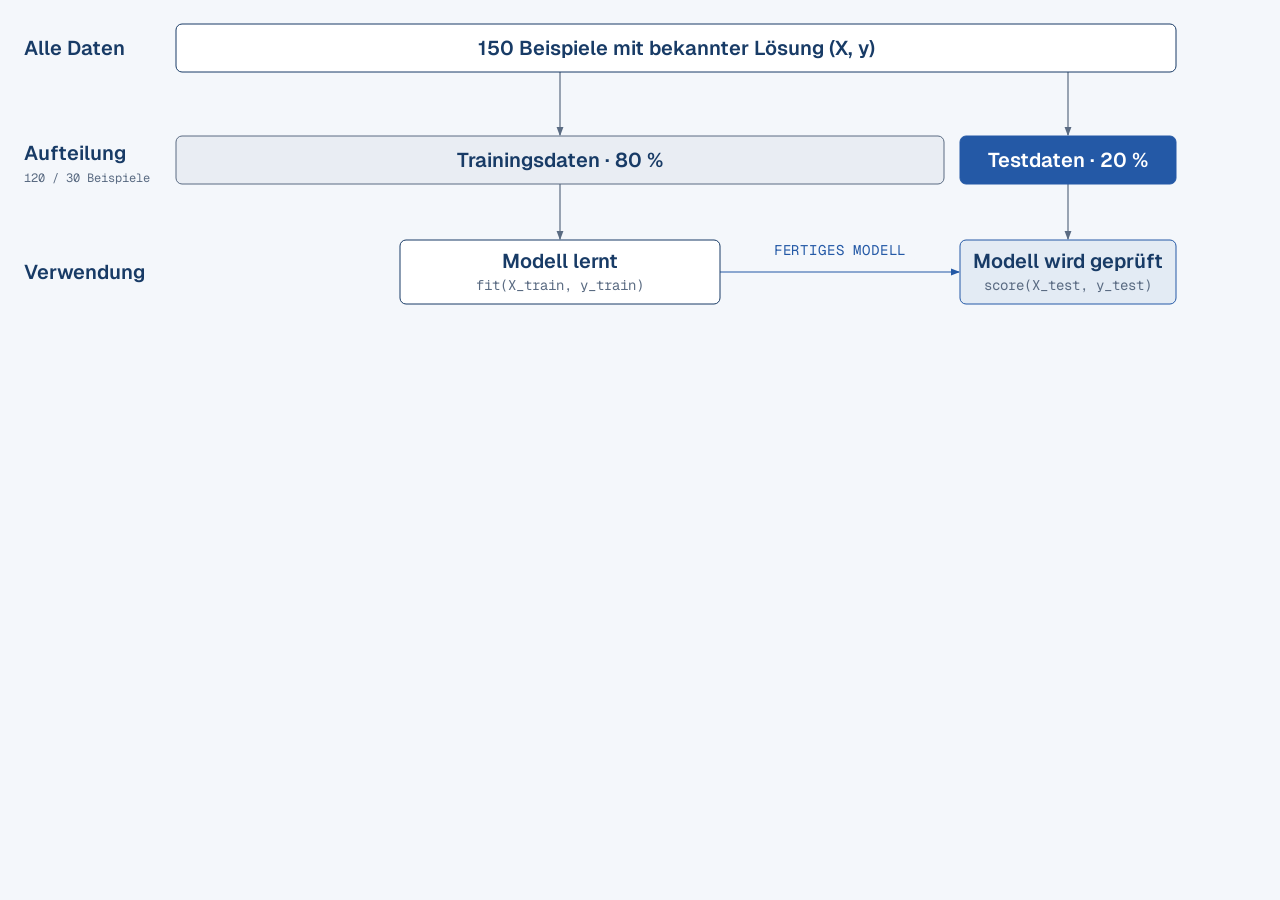
<file: slides/figs/d_t05_train_test_split.html>
<!DOCTYPE html>
<html lang="de">
<head>
<meta charset="utf-8">
<title>Trainings- und Testdaten</title>
<link href="https://fonts.googleapis.com/css2?family=Geist:wght@400;500;600&family=Geist+Mono:wght@400;500;600&display=swap" rel="stylesheet">
<style>
  html, body { margin: 0; padding: 0; background: #f4f7fb; }
  svg { display: block; width: 1200px; height: 336px; }
</style>
</head>
<body>
<svg xmlns="http://www.w3.org/2000/svg" viewBox="0 0 1200 336" role="img"
     aria-labelledby="train-test-split-title train-test-split-desc">
  <title id="train-test-split-title">Aufteilung in Trainings- und Testdaten</title>
  <desc id="train-test-split-desc">150 Beispiele werden in 80 Prozent Trainingsdaten und 20 Prozent Testdaten geteilt. Das Modell lernt nur auf den Trainingsdaten und wird danach auf den Testdaten geprüft.</desc>
  <defs>
    <marker id="arrow" markerWidth="8" markerHeight="6" refX="7" refY="3" orient="auto">
      <polygon points="0 0, 8 3, 0 6" fill="#5a6b82"/>
    </marker>
    <marker id="arrow-accent" markerWidth="8" markerHeight="6" refX="7" refY="3" orient="auto">
      <polygon points="0 0, 8 3, 0 6" fill="#2459a6"/>
    </marker>
  </defs>

  <rect width="100%" height="100%" fill="#f4f7fb"/>

  <!-- Zeilenbeschriftung links -->
  <g font-family="'Geist', sans-serif" font-size="20" font-weight="600" fill="#183b66">
    <text x="24" y="55">Alle Daten</text>
    <text x="24" y="160">Aufteilung</text>
    <text x="24" y="279">Verwendung</text>
  </g>
  <text x="24" y="182" font-family="'Geist Mono', monospace" font-size="12" fill="#5a6b82">120 / 30 Beispiele</text>

  <!-- Pfeile (vor den Boxen) -->
  <g stroke="#5a6b82" stroke-width="1.2" fill="none">
    <line x1="560" y1="72" x2="560" y2="135" marker-end="url(#arrow)"/>
    <line x1="1068" y1="72" x2="1068" y2="135" marker-end="url(#arrow)"/>
    <line x1="560" y1="184" x2="560" y2="239" marker-end="url(#arrow)"/>
    <line x1="1068" y1="184" x2="1068" y2="239" marker-end="url(#arrow)"/>
  </g>
  <line x1="720" y1="272" x2="959" y2="272" stroke="#2459a6" stroke-width="1.2" marker-end="url(#arrow-accent)"/>
  <rect x="764" y="240" width="152" height="20" rx="2" fill="#f4f7fb"/>
  <text x="840" y="255" font-family="'Geist Mono', monospace" font-size="14" fill="#2459a6"
        text-anchor="middle" letter-spacing="0.06em">FERTIGES MODELL</text>

  <!-- Zeile 1: alle Daten -->
  <rect x="176" y="24" width="1000" height="48" rx="6" fill="#ffffff" stroke="#183b66" stroke-width="1"/>
  <text x="676" y="55" font-family="'Geist', sans-serif" font-size="20" font-weight="600" fill="#183b66"
        text-anchor="middle">150 Beispiele mit bekannter Lösung (X, y)</text>

  <!-- Zeile 2: Aufteilung 80 / 20 -->
  <rect x="176" y="136" width="768" height="48" rx="6" fill="#f4f7fb"/>
  <rect x="176" y="136" width="768" height="48" rx="6" fill="rgba(24,59,102,0.05)" stroke="#5a6b82" stroke-width="1"/>
  <text x="560" y="167" font-family="'Geist', sans-serif" font-size="20" font-weight="600" fill="#183b66"
        text-anchor="middle">Trainingsdaten · 80 %</text>

  <rect x="960" y="136" width="216" height="48" rx="6" fill="#2459a6" stroke="#2459a6" stroke-width="1"/>
  <text x="1068" y="167" font-family="'Geist', sans-serif" font-size="20" font-weight="600" fill="#ffffff"
        text-anchor="middle">Testdaten · 20 %</text>

  <!-- Zeile 3: Verwendung -->
  <rect x="400" y="240" width="320" height="64" rx="6" fill="#ffffff" stroke="#183b66" stroke-width="1"/>
  <text x="560" y="268" font-family="'Geist', sans-serif" font-size="20" font-weight="600" fill="#183b66"
        text-anchor="middle">Modell lernt</text>
  <text x="560" y="290" font-family="'Geist Mono', monospace" font-size="14" fill="#5a6b82"
        text-anchor="middle">fit(X_train, y_train)</text>

  <rect x="960" y="240" width="216" height="64" rx="6" fill="#f4f7fb"/>
  <rect x="960" y="240" width="216" height="64" rx="6" fill="rgba(36,89,166,0.08)" stroke="#2459a6" stroke-width="1"/>
  <text x="1068" y="268" font-family="'Geist', sans-serif" font-size="20" font-weight="600" fill="#183b66"
        text-anchor="middle">Modell wird geprüft</text>
  <text x="1068" y="290" font-family="'Geist Mono', monospace" font-size="14" fill="#5a6b82"
        text-anchor="middle">score(X_test, y_test)</text>
</svg>
</body>
</html>
</file>
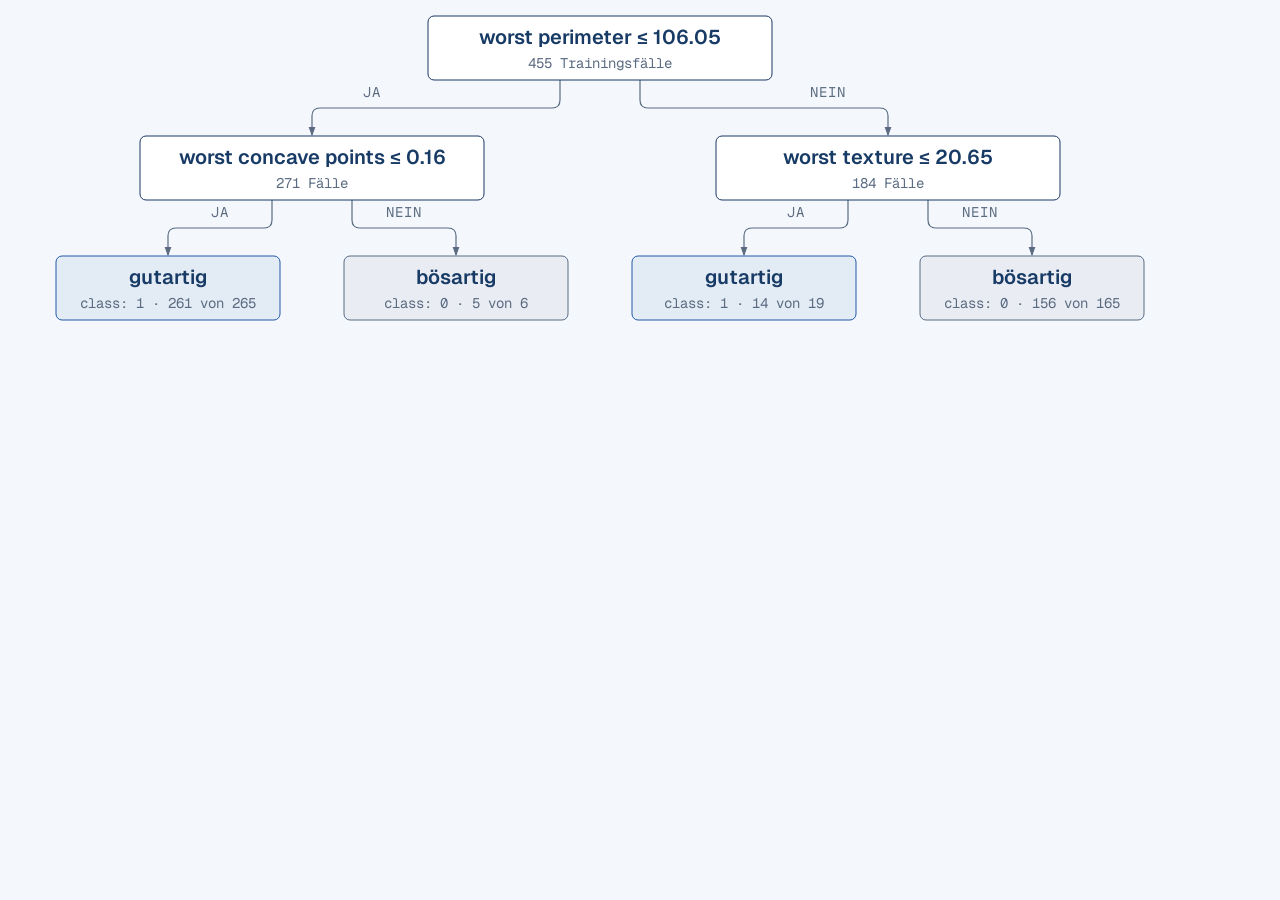
<file: slides/figs/d_t06_baum_brustkrebs.html>
<!DOCTYPE html>
<html lang="de">
<head>
<meta charset="utf-8">
<title>Entscheidungsbaum Brustkrebs</title>
<link href="https://fonts.googleapis.com/css2?family=Geist:wght@400;500;600&family=Geist+Mono:wght@400;500;600&display=swap" rel="stylesheet">
<style>
  html, body { margin: 0; padding: 0; background: #f4f7fb; }
  svg { display: block; width: 1200px; height: 336px; }
</style>
</head>
<body>
<svg xmlns="http://www.w3.org/2000/svg" viewBox="0 0 1200 336" role="img"
     aria-labelledby="baum-brustkrebs-title baum-brustkrebs-desc">
  <title id="baum-brustkrebs-title">Entscheidungsbaum der Tiefe 2 auf den Brustkrebsdaten</title>
  <desc id="baum-brustkrebs-desc">Die Wurzel prüft worst perimeter gegen 106.05. Links folgt worst concave points gegen 0.16, rechts worst texture gegen 20.65. Die vier Blätter geben gutartig oder bösartig aus, mit der Zahl der Trainingsfälle je Blatt.</desc>
  <defs>
    <marker id="arrow" markerWidth="8" markerHeight="6" refX="7" refY="3" orient="auto">
      <polygon points="0 0, 8 3, 0 6" fill="#5a6b82"/>
    </marker>
  </defs>
  <rect width="100%" height="100%" fill="#f4f7fb"/>
  <g stroke="#5a6b82" stroke-width="1.2" fill="none">
  <path d="M560,80 V100 Q560,108 552,108 H320 Q312,108 312,116 V135" marker-end="url(#arrow)"/>
  <path d="M640,80 V100 Q640,108 648,108 H880 Q888,108 888,116 V135" marker-end="url(#arrow)"/>
  <path d="M272,200 V220 Q272,228 264,228 H176 Q168,228 168,236 V255" marker-end="url(#arrow)"/>
  <path d="M352,200 V220 Q352,228 360,228 H448 Q456,228 456,236 V255" marker-end="url(#arrow)"/>
  <path d="M848,200 V220 Q848,228 840,228 H752 Q744,228 744,236 V255" marker-end="url(#arrow)"/>
  <path d="M928,200 V220 Q928,228 936,228 H1024 Q1032,228 1032,236 V255" marker-end="url(#arrow)"/>
  </g>
  <rect x="356" y="84" width="32" height="16" rx="2" fill="#f4f7fb"/>
  <text x="372" y="97" font-family="'Geist Mono', monospace" font-size="14" fill="#5a6b82" text-anchor="middle" letter-spacing="0.06em">JA</text>
  <rect x="800" y="84" width="56" height="16" rx="2" fill="#f4f7fb"/>
  <text x="828" y="97" font-family="'Geist Mono', monospace" font-size="14" fill="#5a6b82" text-anchor="middle" letter-spacing="0.06em">NEIN</text>
  <rect x="204" y="204" width="32" height="16" rx="2" fill="#f4f7fb"/>
  <text x="220" y="217" font-family="'Geist Mono', monospace" font-size="14" fill="#5a6b82" text-anchor="middle" letter-spacing="0.06em">JA</text>
  <rect x="376" y="204" width="56" height="16" rx="2" fill="#f4f7fb"/>
  <text x="404" y="217" font-family="'Geist Mono', monospace" font-size="14" fill="#5a6b82" text-anchor="middle" letter-spacing="0.06em">NEIN</text>
  <rect x="780" y="204" width="32" height="16" rx="2" fill="#f4f7fb"/>
  <text x="796" y="217" font-family="'Geist Mono', monospace" font-size="14" fill="#5a6b82" text-anchor="middle" letter-spacing="0.06em">JA</text>
  <rect x="952" y="204" width="56" height="16" rx="2" fill="#f4f7fb"/>
  <text x="980" y="217" font-family="'Geist Mono', monospace" font-size="14" fill="#5a6b82" text-anchor="middle" letter-spacing="0.06em">NEIN</text>
  <rect x="428" y="16" width="344" height="64" rx="6" fill="#f4f7fb"/>
  <rect x="428" y="16" width="344" height="64" rx="6" fill="#ffffff" stroke="#183b66" stroke-width="1"/>
  <text x="600" y="44" font-family="'Geist', sans-serif" font-size="20" font-weight="600" fill="#183b66" text-anchor="middle">worst perimeter ≤ 106.05</text>
  <text x="600" y="68" font-family="'Geist Mono', monospace" font-size="14" fill="#5a6b82" text-anchor="middle">455 Trainingsfälle</text>
  <rect x="140" y="136" width="344" height="64" rx="6" fill="#f4f7fb"/>
  <rect x="140" y="136" width="344" height="64" rx="6" fill="#ffffff" stroke="#183b66" stroke-width="1"/>
  <text x="312" y="164" font-family="'Geist', sans-serif" font-size="20" font-weight="600" fill="#183b66" text-anchor="middle">worst concave points ≤ 0.16</text>
  <text x="312" y="188" font-family="'Geist Mono', monospace" font-size="14" fill="#5a6b82" text-anchor="middle">271 Fälle</text>
  <rect x="716" y="136" width="344" height="64" rx="6" fill="#f4f7fb"/>
  <rect x="716" y="136" width="344" height="64" rx="6" fill="#ffffff" stroke="#183b66" stroke-width="1"/>
  <text x="888" y="164" font-family="'Geist', sans-serif" font-size="20" font-weight="600" fill="#183b66" text-anchor="middle">worst texture ≤ 20.65</text>
  <text x="888" y="188" font-family="'Geist Mono', monospace" font-size="14" fill="#5a6b82" text-anchor="middle">184 Fälle</text>
  <rect x="56" y="256" width="224" height="64" rx="6" fill="#f4f7fb"/>
  <rect x="56" y="256" width="224" height="64" rx="6" fill="rgba(36,89,166,0.08)" stroke="#2459a6" stroke-width="1"/>
  <text x="168" y="284" font-family="'Geist', sans-serif" font-size="20" font-weight="600" fill="#183b66" text-anchor="middle">gutartig</text>
  <text x="168" y="308" font-family="'Geist Mono', monospace" font-size="14" fill="#5a6b82" text-anchor="middle">class: 1 · 261 von 265</text>
  <rect x="344" y="256" width="224" height="64" rx="6" fill="#f4f7fb"/>
  <rect x="344" y="256" width="224" height="64" rx="6" fill="rgba(24,59,102,0.05)" stroke="#5a6b82" stroke-width="1"/>
  <text x="456" y="284" font-family="'Geist', sans-serif" font-size="20" font-weight="600" fill="#183b66" text-anchor="middle">bösartig</text>
  <text x="456" y="308" font-family="'Geist Mono', monospace" font-size="14" fill="#5a6b82" text-anchor="middle">class: 0 · 5 von 6</text>
  <rect x="632" y="256" width="224" height="64" rx="6" fill="#f4f7fb"/>
  <rect x="632" y="256" width="224" height="64" rx="6" fill="rgba(36,89,166,0.08)" stroke="#2459a6" stroke-width="1"/>
  <text x="744" y="284" font-family="'Geist', sans-serif" font-size="20" font-weight="600" fill="#183b66" text-anchor="middle">gutartig</text>
  <text x="744" y="308" font-family="'Geist Mono', monospace" font-size="14" fill="#5a6b82" text-anchor="middle">class: 1 · 14 von 19</text>
  <rect x="920" y="256" width="224" height="64" rx="6" fill="#f4f7fb"/>
  <rect x="920" y="256" width="224" height="64" rx="6" fill="rgba(24,59,102,0.05)" stroke="#5a6b82" stroke-width="1"/>
  <text x="1032" y="284" font-family="'Geist', sans-serif" font-size="20" font-weight="600" fill="#183b66" text-anchor="middle">bösartig</text>
  <text x="1032" y="308" font-family="'Geist Mono', monospace" font-size="14" fill="#5a6b82" text-anchor="middle">class: 0 · 156 von 165</text>
</svg>
</body>
</html>
</file>
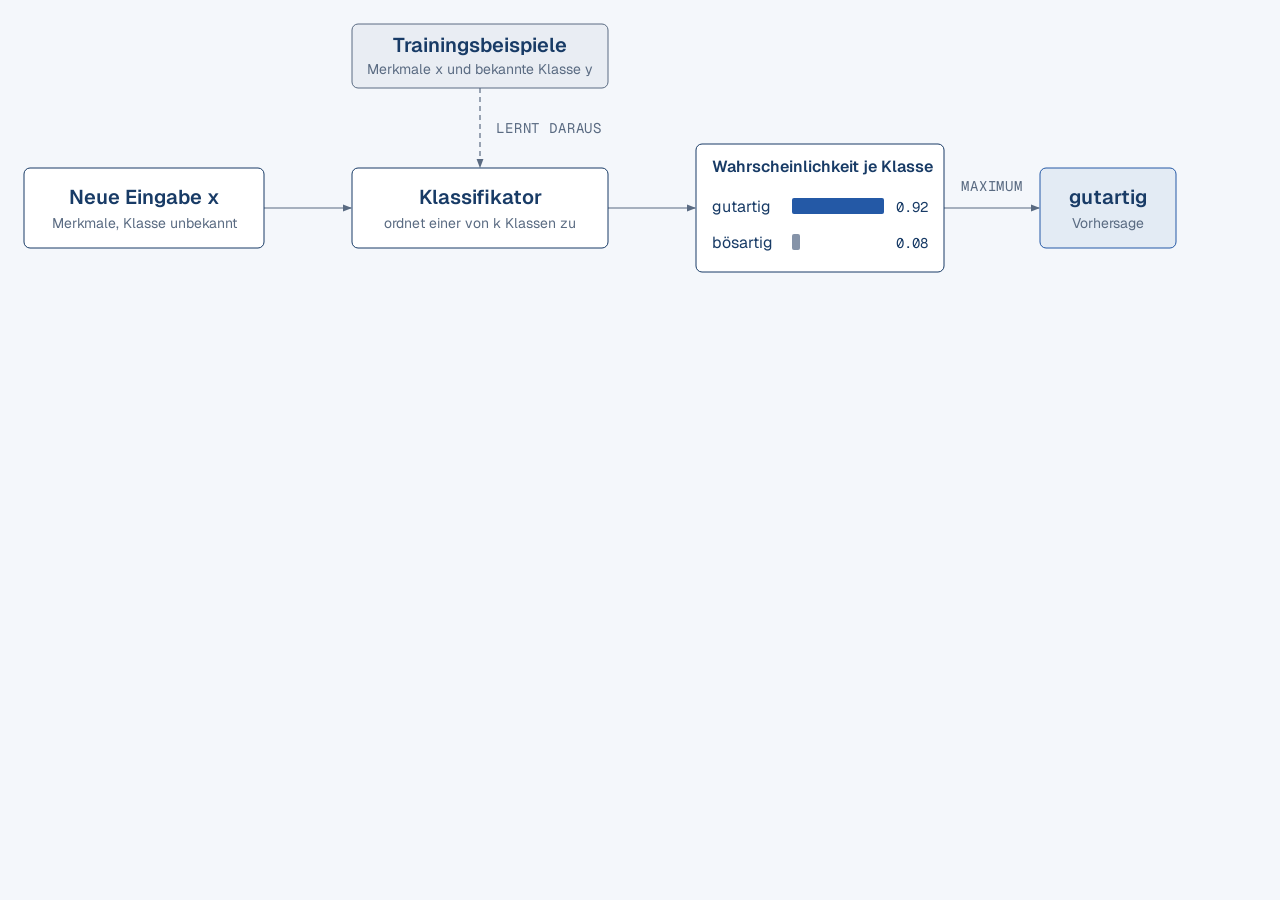
<file: slides/figs/d_t06_klassifikation_problem.html>
<!DOCTYPE html>
<html lang="de">
<head>
<meta charset="utf-8">
<title>Klassifikation: Problemstellung</title>
<link href="https://fonts.googleapis.com/css2?family=Geist:wght@400;500;600&family=Geist+Mono:wght@400;500;600&display=swap" rel="stylesheet">
<style>
  html, body { margin: 0; padding: 0; background: #f4f7fb; }
  svg { display: block; width: 1200px; height: 296px; }
</style>
</head>
<body>
<svg xmlns="http://www.w3.org/2000/svg" viewBox="0 0 1200 296" role="img"
     aria-labelledby="klassifikation-problem-title klassifikation-problem-desc">
  <title id="klassifikation-problem-title">Klassifikation: von der Eingabe zur Klasse</title>
  <desc id="klassifikation-problem-desc">Ein Klassifikator lernt aus Trainingsbeispielen mit bekannter Klasse. Für eine neue Eingabe schätzt er eine Wahrscheinlichkeit je Klasse und gibt die Klasse mit der höchsten Wahrscheinlichkeit aus, hier gutartig mit 0.92.</desc>
  <defs>
    <marker id="arrow" markerWidth="8" markerHeight="6" refX="7" refY="3" orient="auto">
      <polygon points="0 0, 8 3, 0 6" fill="#5a6b82"/>
    </marker>
  </defs>

  <rect width="100%" height="100%" fill="#f4f7fb"/>

  <!-- Pfeile (vor den Boxen) -->
  <g stroke="#5a6b82" stroke-width="1.2" fill="none">
    <line x1="264" y1="208" x2="351" y2="208" marker-end="url(#arrow)"/>
    <line x1="608" y1="208" x2="695" y2="208" marker-end="url(#arrow)"/>
    <line x1="944" y1="208" x2="1039" y2="208" marker-end="url(#arrow)"/>
    <line x1="480" y1="88" x2="480" y2="167" stroke-dasharray="5,4" marker-end="url(#arrow)"/>
  </g>
  <text x="496" y="133" font-family="'Geist Mono', monospace" font-size="14" fill="#5a6b82"
        letter-spacing="0.06em">LERNT DARAUS</text>
  <rect x="956" y="176" width="72" height="20" rx="2" fill="#f4f7fb"/>
  <text x="992" y="191" font-family="'Geist Mono', monospace" font-size="14" fill="#5a6b82"
        text-anchor="middle" letter-spacing="0.06em">MAXIMUM</text>

  <!-- Trainingsbeispiele -->
  <rect x="352" y="24" width="256" height="64" rx="6" fill="#f4f7fb"/>
  <rect x="352" y="24" width="256" height="64" rx="6" fill="rgba(24,59,102,0.05)" stroke="#5a6b82" stroke-width="1"/>
  <text x="480" y="52" font-family="'Geist', sans-serif" font-size="20" font-weight="600" fill="#183b66"
        text-anchor="middle">Trainingsbeispiele</text>
  <text x="480" y="74" font-family="'Geist', sans-serif" font-size="14" fill="#5a6b82"
        text-anchor="middle">Merkmale x und bekannte Klasse y</text>

  <!-- Neue Eingabe -->
  <rect x="24" y="168" width="240" height="80" rx="6" fill="#ffffff" stroke="#183b66" stroke-width="1"/>
  <text x="144" y="204" font-family="'Geist', sans-serif" font-size="20" font-weight="600" fill="#183b66"
        text-anchor="middle">Neue Eingabe x</text>
  <text x="144" y="228" font-family="'Geist', sans-serif" font-size="14" fill="#5a6b82"
        text-anchor="middle">Merkmale, Klasse unbekannt</text>

  <!-- Klassifikator -->
  <rect x="352" y="168" width="256" height="80" rx="6" fill="#ffffff" stroke="#183b66" stroke-width="1"/>
  <text x="480" y="204" font-family="'Geist', sans-serif" font-size="20" font-weight="600" fill="#183b66"
        text-anchor="middle">Klassifikator</text>
  <text x="480" y="228" font-family="'Geist', sans-serif" font-size="14" fill="#5a6b82"
        text-anchor="middle">ordnet einer von k Klassen zu</text>

  <!-- Wahrscheinlichkeit je Klasse -->
  <rect x="696" y="144" width="248" height="128" rx="6" fill="#ffffff" stroke="#183b66" stroke-width="1"/>
  <text x="712" y="172" font-family="'Geist', sans-serif" font-size="16" font-weight="600" fill="#183b66">Wahrscheinlichkeit je Klasse</text>
  <text x="712" y="212" font-family="'Geist', sans-serif" font-size="16" fill="#183b66">gutartig</text>
  <rect x="792" y="198" width="92" height="16" rx="2" fill="#2459a6"/>
  <text x="928" y="212" font-family="'Geist Mono', monospace" font-size="14" fill="#183b66" text-anchor="end">0.92</text>
  <text x="712" y="248" font-family="'Geist', sans-serif" font-size="16" fill="#183b66">bösartig</text>
  <rect x="792" y="234" width="8" height="16" rx="2" fill="#8593a8"/>
  <text x="928" y="248" font-family="'Geist Mono', monospace" font-size="14" fill="#183b66" text-anchor="end">0.08</text>

  <!-- Ausgabe -->
  <rect x="1040" y="168" width="136" height="80" rx="6" fill="#f4f7fb"/>
  <rect x="1040" y="168" width="136" height="80" rx="6" fill="rgba(36,89,166,0.08)" stroke="#2459a6" stroke-width="1"/>
  <text x="1108" y="204" font-family="'Geist', sans-serif" font-size="20" font-weight="600" fill="#183b66"
        text-anchor="middle">gutartig</text>
  <text x="1108" y="228" font-family="'Geist', sans-serif" font-size="14" fill="#5a6b82"
        text-anchor="middle">Vorhersage</text>
</svg>
</body>
</html>
</file>
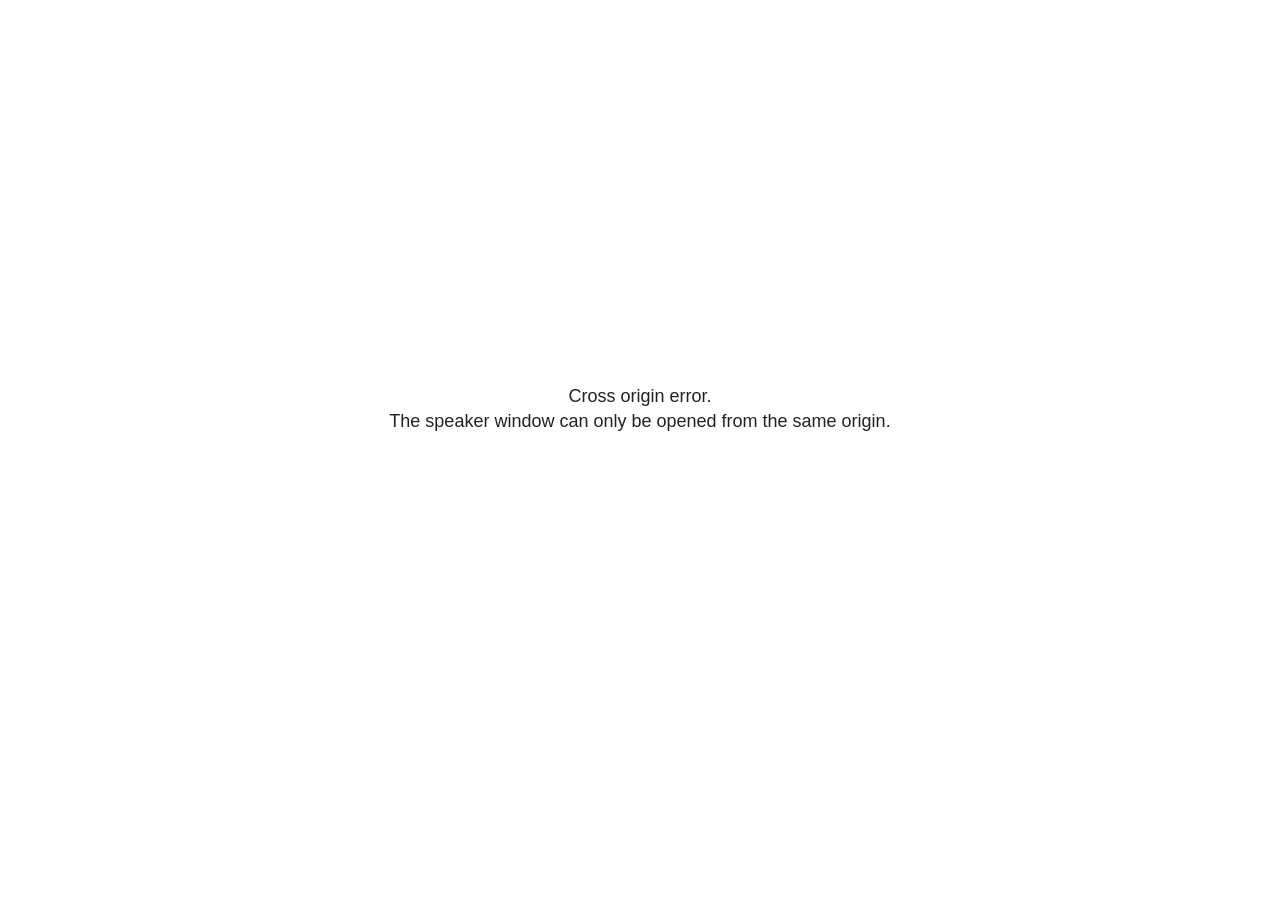
<file: slides/html/plugin/notes/speaker-view.html>
<!--
	NOTE: You need to build the notes plugin after making changes to this file.
-->
<html lang="en">
	<head>
		<meta charset="utf-8">

		<title>reveal.js - Speaker View</title>

		<style>
			body {
				font-family: Helvetica;
				font-size: 18px;
			}

			#current-slide,
			#upcoming-slide,
			#speaker-controls {
				padding: 6px;
				box-sizing: border-box;
				-moz-box-sizing: border-box;
			}

			#current-slide iframe,
			#upcoming-slide iframe {
				width: 100%;
				height: 100%;
				border: 1px solid #ddd;
			}

			#current-slide .label,
			#upcoming-slide .label {
				position: absolute;
				top: 10px;
				left: 10px;
				z-index: 2;
			}

			#connection-status {
				position: absolute;
				top: 0;
				left: 0;
				width: 100%;
				height: 100%;
				z-index: 20;
				padding: 30% 20% 20% 20%;
				font-size: 18px;
				color: #222;
				background: #fff;
				text-align: center;
				box-sizing: border-box;
				line-height: 1.4;
			}

			.overlay-element {
				height: 34px;
				line-height: 34px;
				padding: 0 10px;
				text-shadow: none;
				background: rgba( 220, 220, 220, 0.8 );
				color: #222;
				font-size: 14px;
			}

			.overlay-element.interactive:hover {
				background: rgba( 220, 220, 220, 1 );
			}

			#current-slide {
				position: absolute;
				width: 60%;
				height: 100%;
				top: 0;
				left: 0;
				padding-right: 0;
			}

			#upcoming-slide {
				position: absolute;
				width: 40%;
				height: 40%;
				right: 0;
				top: 0;
			}

			/* Speaker controls */
			#speaker-controls {
				position: absolute;
				top: 40%;
				right: 0;
				width: 40%;
				height: 60%;
				overflow: auto;
				font-size: 18px;
			}

				.speaker-controls-time.hidden,
				.speaker-controls-notes.hidden {
					display: none;
				}

				.speaker-controls-time .label,
				.speaker-controls-pace .label,
				.speaker-controls-notes .label {
					text-transform: uppercase;
					font-weight: normal;
					font-size: 0.66em;
					color: #666;
					margin: 0;
				}

				.speaker-controls-time, .speaker-controls-pace {
					border-bottom: 1px solid rgba( 200, 200, 200, 0.5 );
					margin-bottom: 10px;
					padding: 10px 16px;
					padding-bottom: 20px;
					cursor: pointer;
				}

				.speaker-controls-time .reset-button {
					opacity: 0;
					float: right;
					color: #666;
					text-decoration: none;
				}
				.speaker-controls-time:hover .reset-button {
					opacity: 1;
				}

				.speaker-controls-time .timer,
				.speaker-controls-time .clock {
					width: 50%;
				}

				.speaker-controls-time .timer,
				.speaker-controls-time .clock,
				.speaker-controls-time .pacing .hours-value,
				.speaker-controls-time .pacing .minutes-value,
				.speaker-controls-time .pacing .seconds-value {
					font-size: 1.9em;
				}

				.speaker-controls-time .timer {
					float: left;
				}

				.speaker-controls-time .clock {
					float: right;
					text-align: right;
				}

				.speaker-controls-time span.mute {
					opacity: 0.3;
				}

				.speaker-controls-time .pacing-title {
					margin-top: 5px;
				}

				.speaker-controls-time .pacing.ahead {
					color: blue;
				}

				.speaker-controls-time .pacing.on-track {
					color: green;
				}

				.speaker-controls-time .pacing.behind {
					color: red;
				}

				.speaker-controls-notes {
					padding: 10px 16px;
				}

				.speaker-controls-notes .value {
					margin-top: 5px;
					line-height: 1.4;
					font-size: 1.2em;
				}

			/* Layout selector */
			#speaker-layout {
				position: absolute;
				top: 10px;
				right: 10px;
				color: #222;
				z-index: 10;
			}
				#speaker-layout select {
					position: absolute;
					width: 100%;
					height: 100%;
					top: 0;
					left: 0;
					border: 0;
					box-shadow: 0;
					cursor: pointer;
					opacity: 0;

					font-size: 1em;
					background-color: transparent;

					-moz-appearance: none;
					-webkit-appearance: none;
					-webkit-tap-highlight-color: rgba(0, 0, 0, 0);
				}

				#speaker-layout select:focus {
					outline: none;
					box-shadow: none;
				}

			.clear {
				clear: both;
			}

			/* Speaker layout: Wide */
			body[data-speaker-layout="wide"] #current-slide,
			body[data-speaker-layout="wide"] #upcoming-slide {
				width: 50%;
				height: 45%;
				padding: 6px;
			}

			body[data-speaker-layout="wide"] #current-slide {
				top: 0;
				left: 0;
			}

			body[data-speaker-layout="wide"] #upcoming-slide {
				top: 0;
				left: 50%;
			}

			body[data-speaker-layout="wide"] #speaker-controls {
				top: 45%;
				left: 0;
				width: 100%;
				height: 50%;
				font-size: 1.25em;
			}

			/* Speaker layout: Tall */
			body[data-speaker-layout="tall"] #current-slide,
			body[data-speaker-layout="tall"] #upcoming-slide {
				width: 45%;
				height: 50%;
				padding: 6px;
			}

			body[data-speaker-layout="tall"] #current-slide {
				top: 0;
				left: 0;
			}

			body[data-speaker-layout="tall"] #upcoming-slide {
				top: 50%;
				left: 0;
			}

			body[data-speaker-layout="tall"] #speaker-controls {
				padding-top: 40px;
				top: 0;
				left: 45%;
				width: 55%;
				height: 100%;
				font-size: 1.25em;
			}

			/* Speaker layout: Notes only */
			body[data-speaker-layout="notes-only"] #current-slide,
			body[data-speaker-layout="notes-only"] #upcoming-slide {
				display: none;
			}

			body[data-speaker-layout="notes-only"] #speaker-controls {
				padding-top: 40px;
				top: 0;
				left: 0;
				width: 100%;
				height: 100%;
				font-size: 1.25em;
			}

			@media screen and (max-width: 1080px) {
				body[data-speaker-layout="default"] #speaker-controls {
					font-size: 16px;
				}
			}

			@media screen and (max-width: 900px) {
				body[data-speaker-layout="default"] #speaker-controls {
					font-size: 14px;
				}
			}

			@media screen and (max-width: 800px) {
				body[data-speaker-layout="default"] #speaker-controls {
					font-size: 12px;
				}
			}

		</style>
	</head>

	<body>

		<div id="connection-status">Loading speaker view...</div>

		<div id="current-slide"></div>
		<div id="upcoming-slide"><span class="overlay-element label">Upcoming</span></div>
		<div id="speaker-controls">
			<div class="speaker-controls-time">
				<h4 class="label">Time <span class="reset-button">Click to Reset</span></h4>
				<div class="clock">
					<span class="clock-value">0:00 AM</span>
				</div>
				<div class="timer">
					<span class="hours-value">00</span><span class="minutes-value">:00</span><span class="seconds-value">:00</span>
				</div>
				<div class="clear"></div>

				<h4 class="label pacing-title" style="display: none">Pacing – Time to finish current slide</h4>
				<div class="pacing" style="display: none">
					<span class="hours-value">00</span><span class="minutes-value">:00</span><span class="seconds-value">:00</span>
				</div>
			</div>

			<div class="speaker-controls-notes hidden">
				<h4 class="label">Notes</h4>
				<div class="value"></div>
			</div>
		</div>
		<div id="speaker-layout" class="overlay-element interactive">
			<span class="speaker-layout-label"></span>
			<select class="speaker-layout-dropdown"></select>
		</div>

		<script>

			(function() {

				var notes,
					notesValue,
					currentState,
					currentSlide,
					upcomingSlide,
					layoutLabel,
					layoutDropdown,
					pendingCalls = {},
					lastRevealApiCallId = 0,
					connected = false

				var connectionStatus = document.querySelector( '#connection-status' );

				var SPEAKER_LAYOUTS = {
					'default': 'Default',
					'wide': 'Wide',
					'tall': 'Tall',
					'notes-only': 'Notes only'
				};

				setupLayout();

				let openerOrigin;

				try {
					openerOrigin = window.opener.location.origin;
				}
				catch ( error ) { console.warn( error ) }

				// In order to prevent XSS, the speaker view will only run if its
				// opener has the same origin as itself
				if( window.location.origin !== openerOrigin ) {
					connectionStatus.innerHTML = 'Cross origin error.<br>The speaker window can only be opened from the same origin.';
					return;
				}

				var connectionTimeout = setTimeout( function() {
					connectionStatus.innerHTML = 'Error connecting to main window.<br>Please try closing and reopening the speaker view.';
				}, 5000 );

				window.addEventListener( 'message', function( event ) {

					// Validate the origin of all messages to avoid parsing messages
					// that aren't meant for us. Ignore when running off file:// so
					// that the speaker view continues to work without a web server.
					if( window.location.origin !== event.origin && window.location.origin !== 'file://' ) {
						return
					}

					clearTimeout( connectionTimeout );
					connectionStatus.style.display = 'none';

					var data = JSON.parse( event.data );

					// The overview mode is only useful to the reveal.js instance
					// where navigation occurs so we don't sync it
					if( data.state ) delete data.state.overview;

					// Messages sent by the notes plugin inside of the main window
					if( data && data.namespace === 'reveal-notes' ) {
						if( data.type === 'connect' ) {
							handleConnectMessage( data );
						}
						else if( data.type === 'state' ) {
							handleStateMessage( data );
						}
						else if( data.type === 'return' ) {
							pendingCalls[data.callId](data.result);
							delete pendingCalls[data.callId];
						}
					}
					// Messages sent by the reveal.js inside of the current slide preview
					else if( data && data.namespace === 'reveal' ) {
						const supportedEvents = [
							'slidechanged',
							'fragmentshown',
							'fragmenthidden',
							'paused',
							'resumed',
							'previewiframe',
							'previewimage',
							'previewvideo',
							'closeoverlay'
						];

						if( /ready/.test( data.eventName ) ) {
							// Send a message back to notify that the handshake is complete
							window.opener.postMessage( JSON.stringify({ namespace: 'reveal-notes', type: 'connected'} ), '*' );
						}
						else if( supportedEvents.includes( data.eventName ) && currentState !== JSON.stringify( data.state ) ) {
							dispatchStateToMainWindow( data.state );
						}
					}

				} );

				/**
				 * Updates the presentation in the main window to match the state
				 * of the presentation in the notes window.
				 */
				const dispatchStateToMainWindow = debounce(( state ) => {
					window.opener.postMessage( JSON.stringify({ method: 'setState', args: [ state ]} ), '*' );
				}, 500);

				/**
				 * Asynchronously calls the Reveal.js API of the main frame.
				 */
				function callRevealApi( methodName, methodArguments, callback ) {

					var callId = ++lastRevealApiCallId;
					pendingCalls[callId] = callback;
					window.opener.postMessage( JSON.stringify( {
						namespace: 'reveal-notes',
						type: 'call',
						callId: callId,
						methodName: methodName,
						arguments: methodArguments
					} ), '*' );

				}

				/**
				 * Called when the main window is trying to establish a
				 * connection.
				 */
				function handleConnectMessage( data ) {

					if( connected === false ) {
						connected = true;

						setupIframes( data );
						setupKeyboard();
						setupNotes();
						setupTimer();
						setupHeartbeat();
					}

				}

				/**
				 * Called when the main window sends an updated state.
				 */
				function handleStateMessage( data ) {

					// Store the most recently set state to avoid circular loops
					// applying the same state
					currentState = JSON.stringify( data.state );

					// No need for updating the notes in case of fragment changes
					if ( data.notes ) {
						notes.classList.remove( 'hidden' );
						notesValue.style.whiteSpace = data.whitespace;
						if( data.markdown ) {
							notesValue.innerHTML = marked( data.notes );
						}
						else {
							notesValue.innerHTML = data.notes;
						}
					}
					else {
						notes.classList.add( 'hidden' );
					}

					// Don't show lightboxes in the upcoming slide
					const { previewVideo, previewImage, previewIframe, ...upcomingState } = data.state;

					// Update the note slides
					currentSlide.contentWindow.postMessage( JSON.stringify({ method: 'setState', args: [ data.state ] }), '*' );
					upcomingSlide.contentWindow.postMessage( JSON.stringify({ method: 'setState', args: [ upcomingState ] }), '*' );
					upcomingSlide.contentWindow.postMessage( JSON.stringify({ method: 'next' }), '*' );

				}

				// Limit to max one state update per X ms
				handleStateMessage = debounce( handleStateMessage, 200 );

				/**
				 * Forward keyboard events to the current slide window.
				 * This enables keyboard events to work even if focus
				 * isn't set on the current slide iframe.
				 *
				 * Block F5 default handling, it reloads and disconnects
				 * the speaker notes window.
				 */
				function setupKeyboard() {

					document.addEventListener( 'keydown', function( event ) {
						if( event.keyCode === 116 || ( event.metaKey && event.keyCode === 82 ) ) {
							event.preventDefault();
							return false;
						}
						currentSlide.contentWindow.postMessage( JSON.stringify({ method: 'triggerKey', args: [ event.keyCode ] }), '*' );
					} );

				}

				/**
				 * Creates the preview iframes.
				 */
				function setupIframes( data ) {

					var params = [
						'receiver',
						'progress=false',
						'history=false',
						'transition=none',
						'autoSlide=0',
						'backgroundTransition=none'
					].join( '&' );

					var urlSeparator = /\?/.test(data.url) ? '&' : '?';
					var hash = '#/' + data.state.indexh + '/' + data.state.indexv;
					var currentURL = data.url + urlSeparator + params + '&scrollActivationWidth=false&postMessageEvents=true' + hash;
					var upcomingURL = data.url + urlSeparator + params + '&scrollActivationWidth=false&controls=false' + hash;

					currentSlide = document.createElement( 'iframe' );
					currentSlide.setAttribute( 'width', 1280 );
					currentSlide.setAttribute( 'height', 1024 );
					currentSlide.setAttribute( 'src', currentURL );
					document.querySelector( '#current-slide' ).appendChild( currentSlide );

					upcomingSlide = document.createElement( 'iframe' );
					upcomingSlide.setAttribute( 'width', 640 );
					upcomingSlide.setAttribute( 'height', 512 );
					upcomingSlide.setAttribute( 'src', upcomingURL );
					document.querySelector( '#upcoming-slide' ).appendChild( upcomingSlide );

				}

				/**
				 * Setup the notes UI.
				 */
				function setupNotes() {

					notes = document.querySelector( '.speaker-controls-notes' );
					notesValue = document.querySelector( '.speaker-controls-notes .value' );

				}

				/**
				 * We send out a heartbeat at all times to ensure we can
				 * reconnect with the main presentation window after reloads.
				 */
				function setupHeartbeat() {

					setInterval( () => {
						window.opener.postMessage( JSON.stringify({ namespace: 'reveal-notes', type: 'heartbeat'} ), '*' );
					}, 1000 );

				}

				function getTimings( callback ) {

					callRevealApi( 'getSlidesAttributes', [], function ( slideAttributes ) {
						callRevealApi( 'getConfig', [], function ( config ) {
							var totalTime = config.totalTime;
							var minTimePerSlide = config.minimumTimePerSlide || 0;
							var defaultTiming = config.defaultTiming;
							if ((defaultTiming == null) && (totalTime == null)) {
								callback(null);
								return;
							}
							// Setting totalTime overrides defaultTiming
							if (totalTime) {
								defaultTiming = 0;
							}
							var timings = [];
							for ( var i in slideAttributes ) {
								var slide = slideAttributes[ i ];
								var timing = defaultTiming;
								if( slide.hasOwnProperty( 'data-timing' )) {
									var t = slide[ 'data-timing' ];
									timing = parseInt(t);
									if( isNaN(timing) ) {
										console.warn("Could not parse timing '" + t + "' of slide " + i + "; using default of " + defaultTiming);
										timing = defaultTiming;
									}
								}
								timings.push(timing);
							}
							if ( totalTime ) {
								// After we've allocated time to individual slides, we summarize it and
								// subtract it from the total time
								var remainingTime = totalTime - timings.reduce( function(a, b) { return a + b; }, 0 );
								// The remaining time is divided by the number of slides that have 0 seconds
								// allocated at the moment, giving the average time-per-slide on the remaining slides
								var remainingSlides = (timings.filter( function(x) { return x == 0 }) ).length
								var timePerSlide = Math.round( remainingTime / remainingSlides, 0 )
								// And now we replace every zero-value timing with that average
								timings = timings.map( function(x) { return (x==0 ? timePerSlide : x) } );
							}
							var slidesUnderMinimum = timings.filter( function(x) { return (x < minTimePerSlide) } ).length
							if ( slidesUnderMinimum ) {
								message = "The pacing time for " + slidesUnderMinimum + " slide(s) is under the configured minimum of " + minTimePerSlide + " seconds. Check the data-timing attribute on individual slides, or consider increasing the totalTime or minimumTimePerSlide configuration options (or removing some slides).";
								alert(message);
							}
							callback( timings );
						} );
					} );

				}

				/**
				 * Return the number of seconds allocated for presenting
				 * all slides up to and including this one.
				 */
				function getTimeAllocated( timings, callback ) {

					callRevealApi( 'getSlidePastCount', [], function ( currentSlide ) {
						var allocated = 0;
						for (var i in timings.slice(0, currentSlide + 1)) {
							allocated += timings[i];
						}
						callback( allocated );
					} );

				}

				/**
				 * Create the timer and clock and start updating them
				 * at an interval.
				 */
				function setupTimer() {

					var start = new Date(),
					timeEl = document.querySelector( '.speaker-controls-time' ),
					clockEl = timeEl.querySelector( '.clock-value' ),
					hoursEl = timeEl.querySelector( '.hours-value' ),
					minutesEl = timeEl.querySelector( '.minutes-value' ),
					secondsEl = timeEl.querySelector( '.seconds-value' ),
					pacingTitleEl = timeEl.querySelector( '.pacing-title' ),
					pacingEl = timeEl.querySelector( '.pacing' ),
					pacingHoursEl = pacingEl.querySelector( '.hours-value' ),
					pacingMinutesEl = pacingEl.querySelector( '.minutes-value' ),
					pacingSecondsEl = pacingEl.querySelector( '.seconds-value' );

					var timings = null;
					getTimings( function ( _timings ) {

						timings = _timings;
						if (_timings !== null) {
							pacingTitleEl.style.removeProperty('display');
							pacingEl.style.removeProperty('display');
						}

						// Update once directly
						_updateTimer();

						// Then update every second
						setInterval( _updateTimer, 1000 );

					} );


					function _resetTimer() {

						if (timings == null) {
							start = new Date();
							_updateTimer();
						}
						else {
							// Reset timer to beginning of current slide
							getTimeAllocated( timings, function ( slideEndTimingSeconds ) {
								var slideEndTiming = slideEndTimingSeconds * 1000;
								callRevealApi( 'getSlidePastCount', [], function ( currentSlide ) {
									var currentSlideTiming = timings[currentSlide] * 1000;
									var previousSlidesTiming = slideEndTiming - currentSlideTiming;
									var now = new Date();
									start = new Date(now.getTime() - previousSlidesTiming);
									_updateTimer();
								} );
							} );
						}

					}

					timeEl.addEventListener( 'click', function() {
						_resetTimer();
						return false;
					} );

					function _displayTime( hrEl, minEl, secEl, time) {

						var sign = Math.sign(time) == -1 ? "-" : "";
						time = Math.abs(Math.round(time / 1000));
						var seconds = time % 60;
						var minutes = Math.floor( time / 60 ) % 60 ;
						var hours = Math.floor( time / ( 60 * 60 )) ;
						hrEl.innerHTML = sign + zeroPadInteger( hours );
						if (hours == 0) {
							hrEl.classList.add( 'mute' );
						}
						else {
							hrEl.classList.remove( 'mute' );
						}
						minEl.innerHTML = ':' + zeroPadInteger( minutes );
						if (hours == 0 && minutes == 0) {
							minEl.classList.add( 'mute' );
						}
						else {
							minEl.classList.remove( 'mute' );
						}
						secEl.innerHTML = ':' + zeroPadInteger( seconds );
					}

					function _updateTimer() {

						var diff, hours, minutes, seconds,
						now = new Date();

						diff = now.getTime() - start.getTime();

						clockEl.innerHTML = now.toLocaleTimeString( 'en-US', { hour12: true, hour: '2-digit', minute:'2-digit' } );
						_displayTime( hoursEl, minutesEl, secondsEl, diff );
						if (timings !== null) {
							_updatePacing(diff);
						}

					}

					function _updatePacing(diff) {

						getTimeAllocated( timings, function ( slideEndTimingSeconds ) {
							var slideEndTiming = slideEndTimingSeconds * 1000;

							callRevealApi( 'getSlidePastCount', [], function ( currentSlide ) {
								var currentSlideTiming = timings[currentSlide] * 1000;
								var timeLeftCurrentSlide = slideEndTiming - diff;
								if (timeLeftCurrentSlide < 0) {
									pacingEl.className = 'pacing behind';
								}
								else if (timeLeftCurrentSlide < currentSlideTiming) {
									pacingEl.className = 'pacing on-track';
								}
								else {
									pacingEl.className = 'pacing ahead';
								}
								_displayTime( pacingHoursEl, pacingMinutesEl, pacingSecondsEl, timeLeftCurrentSlide );
							} );
						} );
					}

				}

				/**
				 * Sets up the speaker view layout and layout selector.
				 */
				function setupLayout() {

					layoutDropdown = document.querySelector( '.speaker-layout-dropdown' );
					layoutLabel = document.querySelector( '.speaker-layout-label' );

					// Render the list of available layouts
					for( var id in SPEAKER_LAYOUTS ) {
						var option = document.createElement( 'option' );
						option.setAttribute( 'value', id );
						option.textContent = SPEAKER_LAYOUTS[ id ];
						layoutDropdown.appendChild( option );
					}

					// Monitor the dropdown for changes
					layoutDropdown.addEventListener( 'change', function( event ) {

						setLayout( layoutDropdown.value );

					}, false );

					// Restore any currently persisted layout
					setLayout( getLayout() );

				}

				/**
				 * Sets a new speaker view layout. The layout is persisted
				 * in local storage.
				 */
				function setLayout( value ) {

					var title = SPEAKER_LAYOUTS[ value ];

					layoutLabel.innerHTML = 'Layout' + ( title ? ( ': ' + title ) : '' );
					layoutDropdown.value = value;

					document.body.setAttribute( 'data-speaker-layout', value );

					// Persist locally
					if( supportsLocalStorage() ) {
						window.localStorage.setItem( 'reveal-speaker-layout', value );
					}

				}

				/**
				 * Returns the ID of the most recently set speaker layout
				 * or our default layout if none has been set.
				 */
				function getLayout() {

					if( supportsLocalStorage() ) {
						var layout = window.localStorage.getItem( 'reveal-speaker-layout' );
						if( layout ) {
							return layout;
						}
					}

					// Default to the first record in the layouts hash
					for( var id in SPEAKER_LAYOUTS ) {
						return id;
					}

				}

				function supportsLocalStorage() {

					try {
						localStorage.setItem('test', 'test');
						localStorage.removeItem('test');
						return true;
					}
					catch( e ) {
						return false;
					}

				}

				function zeroPadInteger( num ) {

					var str = '00' + parseInt( num );
					return str.substring( str.length - 2 );

				}

				/**
				 * Limits the frequency at which a function can be called.
				 */
				function debounce( fn, ms ) {

					var lastTime = 0,
						timeout;

					return function() {

						var args = arguments;
						var context = this;

						clearTimeout( timeout );

						var timeSinceLastCall = Date.now() - lastTime;
						if( timeSinceLastCall > ms ) {
							fn.apply( context, args );
							lastTime = Date.now();
						}
						else {
							timeout = setTimeout( function() {
								fn.apply( context, args );
								lastTime = Date.now();
							}, ms - timeSinceLastCall );
						}

					}

				}

			})();

		</script>
	</body>
</html>
</file>
<file: slides/html/dist/reveal.css>
/**
 * reveal.js 5.2.0
 * https://revealjs.com
 * MIT licensed
 *
 * Copyright (C) 2011-2024 Hakim El Hattab, https://hakim.se
 */

.reveal .r-stretch,.reveal .stretch{max-width:none;max-height:none}.reveal pre.r-stretch code,.reveal pre.stretch code{height:100%;max-height:100%;box-sizing:border-box}.reveal .r-fit-text{display:inline-block;white-space:nowrap}.reveal .r-stack{display:grid;grid-template-rows:100%}.reveal .r-stack>*{grid-area:1/1;margin:auto}.reveal .r-hstack,.reveal .r-vstack{display:flex}.reveal .r-hstack img,.reveal .r-hstack video,.reveal .r-vstack img,.reveal .r-vstack video{min-width:0;min-height:0;object-fit:contain}.reveal .r-vstack{flex-direction:column;align-items:center;justify-content:center}.reveal .r-hstack{flex-direction:row;align-items:center;justify-content:center}.reveal .items-stretch{align-items:stretch}.reveal .items-start{align-items:flex-start}.reveal .items-center{align-items:center}.reveal .items-end{align-items:flex-end}.reveal .justify-between{justify-content:space-between}.reveal .justify-around{justify-content:space-around}.reveal .justify-start{justify-content:flex-start}.reveal .justify-center{justify-content:center}.reveal .justify-end{justify-content:flex-end}html.reveal-full-page{width:100%;height:100%;height:100vh;height:calc(var(--vh,1vh) * 100);height:100dvh;overflow:hidden}.reveal-viewport{height:100%;overflow:hidden;position:relative;line-height:1;margin:0;background-color:#fff;color:#000;--r-controls-spacing:12px;--r-overlay-header-height:40px;--r-overlay-margin:0px;--r-overlay-padding:6px;--r-overlay-gap:5px}@media screen and (max-width:1024px),(max-height:768px){.reveal-viewport{--r-overlay-header-height:26px}}.reveal-viewport:fullscreen{top:0!important;left:0!important;width:100%!important;height:100%!important;transform:none!important}.reveal .fragment{transition:all .2s ease}.reveal .fragment:not(.custom){opacity:0;visibility:hidden;will-change:opacity}.reveal .fragment.visible{opacity:1;visibility:inherit}.reveal .fragment.disabled{transition:none}.reveal .fragment.grow{opacity:1;visibility:inherit}.reveal .fragment.grow.visible{transform:scale(1.3)}.reveal .fragment.shrink{opacity:1;visibility:inherit}.reveal .fragment.shrink.visible{transform:scale(.7)}.reveal .fragment.zoom-in{transform:scale(.1)}.reveal .fragment.zoom-in.visible{transform:none}.reveal .fragment.fade-out{opacity:1;visibility:inherit}.reveal .fragment.fade-out.visible{opacity:0;visibility:hidden}.reveal .fragment.semi-fade-out{opacity:1;visibility:inherit}.reveal .fragment.semi-fade-out.visible{opacity:.5;visibility:inherit}.reveal .fragment.strike{opacity:1;visibility:inherit}.reveal .fragment.strike.visible{text-decoration:line-through}.reveal .fragment.fade-up{transform:translate(0,40px)}.reveal .fragment.fade-up.visible{transform:translate(0,0)}.reveal .fragment.fade-down{transform:translate(0,-40px)}.reveal .fragment.fade-down.visible{transform:translate(0,0)}.reveal .fragment.fade-right{transform:translate(-40px,0)}.reveal .fragment.fade-right.visible{transform:translate(0,0)}.reveal .fragment.fade-left{transform:translate(40px,0)}.reveal .fragment.fade-left.visible{transform:translate(0,0)}.reveal .fragment.current-visible,.reveal .fragment.fade-in-then-out{opacity:0;visibility:hidden}.reveal .fragment.current-visible.current-fragment,.reveal .fragment.fade-in-then-out.current-fragment{opacity:1;visibility:inherit}.reveal .fragment.fade-in-then-semi-out{opacity:0;visibility:hidden}.reveal .fragment.fade-in-then-semi-out.visible{opacity:.5;visibility:inherit}.reveal .fragment.fade-in-then-semi-out.current-fragment{opacity:1;visibility:inherit}.reveal .fragment.highlight-blue,.reveal .fragment.highlight-current-blue,.reveal .fragment.highlight-current-green,.reveal .fragment.highlight-current-red,.reveal .fragment.highlight-green,.reveal .fragment.highlight-red{opacity:1;visibility:inherit}.reveal .fragment.highlight-red.visible{color:#ff2c2d}.reveal .fragment.highlight-green.visible{color:#17ff2e}.reveal .fragment.highlight-blue.visible{color:#1b91ff}.reveal .fragment.highlight-current-red.current-fragment{color:#ff2c2d}.reveal .fragment.highlight-current-green.current-fragment{color:#17ff2e}.reveal .fragment.highlight-current-blue.current-fragment{color:#1b91ff}.reveal:after{content:"";font-style:italic}.reveal iframe{z-index:1}.reveal a{position:relative}@keyframes bounce-right{0%,10%,25%,40%,50%{transform:translateX(0)}20%{transform:translateX(10px)}30%{transform:translateX(-5px)}}@keyframes bounce-left{0%,10%,25%,40%,50%{transform:translateX(0)}20%{transform:translateX(-10px)}30%{transform:translateX(5px)}}@keyframes bounce-down{0%,10%,25%,40%,50%{transform:translateY(0)}20%{transform:translateY(10px)}30%{transform:translateY(-5px)}}.reveal .controls{display:none;position:absolute;top:auto;bottom:var(--r-controls-spacing);right:var(--r-controls-spacing);left:auto;z-index:11;color:#000;pointer-events:none;font-size:10px}.reveal .controls button{position:absolute;padding:0;background-color:transparent;border:0;outline:0;cursor:pointer;color:currentColor;transform:scale(.9999);transition:color .2s ease,opacity .2s ease,transform .2s ease;z-index:2;pointer-events:auto;font-size:inherit;visibility:hidden;opacity:0;-webkit-appearance:none;-webkit-tap-highlight-color:transparent}.reveal .controls .controls-arrow:after,.reveal .controls .controls-arrow:before{content:"";position:absolute;top:0;left:0;width:2.6em;height:.5em;border-radius:.25em;background-color:currentColor;transition:all .15s ease,background-color .8s ease;transform-origin:.2em 50%;will-change:transform}.reveal .controls .controls-arrow{position:relative;width:3.6em;height:3.6em}.reveal .controls .controls-arrow:before{transform:translateX(.5em) translateY(1.55em) rotate(45deg)}.reveal .controls .controls-arrow:after{transform:translateX(.5em) translateY(1.55em) rotate(-45deg)}.reveal .controls .controls-arrow:hover:before{transform:translateX(.5em) translateY(1.55em) rotate(40deg)}.reveal .controls .controls-arrow:hover:after{transform:translateX(.5em) translateY(1.55em) rotate(-40deg)}.reveal .controls .controls-arrow:active:before{transform:translateX(.5em) translateY(1.55em) rotate(36deg)}.reveal .controls .controls-arrow:active:after{transform:translateX(.5em) translateY(1.55em) rotate(-36deg)}.reveal .controls .navigate-left{right:6.4em;bottom:3.2em;transform:translateX(-10px)}.reveal .controls .navigate-left.highlight{animation:bounce-left 2s 50 both ease-out}.reveal .controls .navigate-right{right:0;bottom:3.2em;transform:translateX(10px)}.reveal .controls .navigate-right .controls-arrow{transform:rotate(180deg)}.reveal .controls .navigate-right.highlight{animation:bounce-right 2s 50 both ease-out}.reveal .controls .navigate-up{right:3.2em;bottom:6.4em;transform:translateY(-10px)}.reveal .controls .navigate-up .controls-arrow{transform:rotate(90deg)}.reveal .controls .navigate-down{right:3.2em;bottom:-1.4em;padding-bottom:1.4em;transform:translateY(10px)}.reveal .controls .navigate-down .controls-arrow{transform:rotate(-90deg)}.reveal .controls .navigate-down.highlight{animation:bounce-down 2s 50 both ease-out}.reveal .controls[data-controls-back-arrows=faded] .navigate-up.enabled{opacity:.3}.reveal .controls[data-controls-back-arrows=faded] .navigate-up.enabled:hover{opacity:1}.reveal .controls[data-controls-back-arrows=hidden] .navigate-up.enabled{opacity:0;visibility:hidden}.reveal .controls .enabled{visibility:visible;opacity:.9;cursor:pointer;transform:none}.reveal .controls .enabled.fragmented{opacity:.5}.reveal .controls .enabled.fragmented:hover,.reveal .controls .enabled:hover{opacity:1}.reveal:not(.rtl) .controls[data-controls-back-arrows=faded] .navigate-left.enabled{opacity:.3}.reveal:not(.rtl) .controls[data-controls-back-arrows=faded] .navigate-left.enabled:hover{opacity:1}.reveal:not(.rtl) .controls[data-controls-back-arrows=hidden] .navigate-left.enabled{opacity:0;visibility:hidden}.reveal.rtl .controls[data-controls-back-arrows=faded] .navigate-right.enabled{opacity:.3}.reveal.rtl .controls[data-controls-back-arrows=faded] .navigate-right.enabled:hover{opacity:1}.reveal.rtl .controls[data-controls-back-arrows=hidden] .navigate-right.enabled{opacity:0;visibility:hidden}.reveal[data-navigation-mode=linear].has-horizontal-slides .navigate-down,.reveal[data-navigation-mode=linear].has-horizontal-slides .navigate-up{display:none}.reveal:not(.has-vertical-slides) .controls .navigate-left,.reveal[data-navigation-mode=linear].has-horizontal-slides .navigate-left{bottom:1.4em;right:5.5em}.reveal:not(.has-vertical-slides) .controls .navigate-right,.reveal[data-navigation-mode=linear].has-horizontal-slides .navigate-right{bottom:1.4em;right:.5em}.reveal:not(.has-horizontal-slides) .controls .navigate-up{right:1.4em;bottom:5em}.reveal:not(.has-horizontal-slides) .controls .navigate-down{right:1.4em;bottom:.5em}.reveal.has-dark-background .controls{color:#fff}.reveal.has-light-background .controls{color:#000}.reveal.no-hover .controls .controls-arrow:active:before,.reveal.no-hover .controls .controls-arrow:hover:before{transform:translateX(.5em) translateY(1.55em) rotate(45deg)}.reveal.no-hover .controls .controls-arrow:active:after,.reveal.no-hover .controls .controls-arrow:hover:after{transform:translateX(.5em) translateY(1.55em) rotate(-45deg)}@media screen and (min-width:500px){.reveal-viewport{--r-controls-spacing:0.8em}.reveal .controls[data-controls-layout=edges]{top:0;right:0;bottom:0;left:0}.reveal .controls[data-controls-layout=edges] .navigate-down,.reveal .controls[data-controls-layout=edges] .navigate-left,.reveal .controls[data-controls-layout=edges] .navigate-right,.reveal .controls[data-controls-layout=edges] .navigate-up{bottom:auto;right:auto}.reveal .controls[data-controls-layout=edges] .navigate-left{top:50%;left:var(--r-controls-spacing);margin-top:-1.8em}.reveal .controls[data-controls-layout=edges] .navigate-right{top:50%;right:var(--r-controls-spacing);margin-top:-1.8em}.reveal .controls[data-controls-layout=edges] .navigate-up{top:var(--r-controls-spacing);left:50%;margin-left:-1.8em}.reveal .controls[data-controls-layout=edges] .navigate-down{bottom:calc(var(--r-controls-spacing) - 1.4em + .3em);left:50%;margin-left:-1.8em}}.reveal .progress{position:absolute;display:none;height:3px;width:100%;bottom:0;left:0;z-index:10;background-color:rgba(0,0,0,.2);color:#fff}.reveal .progress:after{content:"";display:block;position:absolute;height:10px;width:100%;top:-10px}.reveal .progress span{display:block;height:100%;width:100%;background-color:currentColor;transition:transform .8s cubic-bezier(.26,.86,.44,.985);transform-origin:0 0;transform:scaleX(0)}.reveal .slide-number{position:absolute;display:block;right:8px;bottom:8px;z-index:31;font-family:Helvetica,sans-serif;font-size:12px;line-height:1;color:#fff;background-color:rgba(0,0,0,.4);padding:5px}.reveal .slide-number a{color:currentColor}.reveal .slide-number-delimiter{margin:0 3px}.reveal{position:relative;width:100%;height:100%;overflow:hidden;touch-action:pinch-zoom}.reveal.embedded{touch-action:pan-y}.reveal.embedded.is-vertical-slide{touch-action:none}.reveal .slides{position:absolute;width:100%;height:100%;top:0;right:0;bottom:0;left:0;margin:auto;pointer-events:none;overflow:visible;z-index:1;text-align:center;perspective:600px;perspective-origin:50% 40%}.reveal .slides>section{perspective:600px}.reveal .slides>section,.reveal .slides>section>section{display:none;position:absolute;width:100%;pointer-events:auto;z-index:10;transform-style:flat;transition:transform-origin .8s cubic-bezier(.26,.86,.44,.985),transform .8s cubic-bezier(.26,.86,.44,.985),visibility .8s cubic-bezier(.26,.86,.44,.985),opacity .8s cubic-bezier(.26,.86,.44,.985)}.reveal[data-transition-speed=fast] .slides section{transition-duration:.4s}.reveal[data-transition-speed=slow] .slides section{transition-duration:1.2s}.reveal .slides section[data-transition-speed=fast]{transition-duration:.4s}.reveal .slides section[data-transition-speed=slow]{transition-duration:1.2s}.reveal .slides>section.stack{padding-top:0;padding-bottom:0;pointer-events:none;height:100%}.reveal .slides>section.present,.reveal .slides>section>section.present{display:block;z-index:11;opacity:1}.reveal .slides>section:empty,.reveal .slides>section>section:empty,.reveal .slides>section>section[data-background-interactive],.reveal .slides>section[data-background-interactive]{pointer-events:none}.reveal.center,.reveal.center .slides,.reveal.center .slides section{min-height:0!important}.reveal .slides>section:not(.present),.reveal .slides>section>section:not(.present){pointer-events:none}.reveal.overview .slides>section,.reveal.overview .slides>section>section{pointer-events:auto}.reveal .slides>section.future,.reveal .slides>section.future>section,.reveal .slides>section.past,.reveal .slides>section.past>section,.reveal .slides>section>section.future,.reveal .slides>section>section.past{opacity:0}.reveal .slides>section[data-transition=slide].past,.reveal .slides>section[data-transition~=slide-out].past,.reveal.slide .slides>section:not([data-transition]).past{transform:translate(-150%,0)}.reveal .slides>section[data-transition=slide].future,.reveal .slides>section[data-transition~=slide-in].future,.reveal.slide .slides>section:not([data-transition]).future{transform:translate(150%,0)}.reveal .slides>section>section[data-transition=slide].past,.reveal .slides>section>section[data-transition~=slide-out].past,.reveal.slide .slides>section>section:not([data-transition]).past{transform:translate(0,-150%)}.reveal .slides>section>section[data-transition=slide].future,.reveal .slides>section>section[data-transition~=slide-in].future,.reveal.slide .slides>section>section:not([data-transition]).future{transform:translate(0,150%)}.reveal .slides>section[data-transition=linear].past,.reveal .slides>section[data-transition~=linear-out].past,.reveal.linear .slides>section:not([data-transition]).past{transform:translate(-150%,0)}.reveal .slides>section[data-transition=linear].future,.reveal .slides>section[data-transition~=linear-in].future,.reveal.linear .slides>section:not([data-transition]).future{transform:translate(150%,0)}.reveal .slides>section>section[data-transition=linear].past,.reveal .slides>section>section[data-transition~=linear-out].past,.reveal.linear .slides>section>section:not([data-transition]).past{transform:translate(0,-150%)}.reveal .slides>section>section[data-transition=linear].future,.reveal .slides>section>section[data-transition~=linear-in].future,.reveal.linear .slides>section>section:not([data-transition]).future{transform:translate(0,150%)}.reveal .slides section[data-transition=default].stack,.reveal.default .slides section.stack{transform-style:preserve-3d}.reveal .slides>section[data-transition=default].past,.reveal .slides>section[data-transition~=default-out].past,.reveal.default .slides>section:not([data-transition]).past{transform:translate3d(-100%,0,0) rotateY(-90deg) translate3d(-100%,0,0)}.reveal .slides>section[data-transition=default].future,.reveal .slides>section[data-transition~=default-in].future,.reveal.default .slides>section:not([data-transition]).future{transform:translate3d(100%,0,0) rotateY(90deg) translate3d(100%,0,0)}.reveal .slides>section>section[data-transition=default].past,.reveal .slides>section>section[data-transition~=default-out].past,.reveal.default .slides>section>section:not([data-transition]).past{transform:translate3d(0,-300px,0) rotateX(70deg) translate3d(0,-300px,0)}.reveal .slides>section>section[data-transition=default].future,.reveal .slides>section>section[data-transition~=default-in].future,.reveal.default .slides>section>section:not([data-transition]).future{transform:translate3d(0,300px,0) rotateX(-70deg) translate3d(0,300px,0)}.reveal .slides section[data-transition=convex].stack,.reveal.convex .slides section.stack{transform-style:preserve-3d}.reveal .slides>section[data-transition=convex].past,.reveal .slides>section[data-transition~=convex-out].past,.reveal.convex .slides>section:not([data-transition]).past{transform:translate3d(-100%,0,0) rotateY(-90deg) translate3d(-100%,0,0)}.reveal .slides>section[data-transition=convex].future,.reveal .slides>section[data-transition~=convex-in].future,.reveal.convex .slides>section:not([data-transition]).future{transform:translate3d(100%,0,0) rotateY(90deg) translate3d(100%,0,0)}.reveal .slides>section>section[data-transition=convex].past,.reveal .slides>section>section[data-transition~=convex-out].past,.reveal.convex .slides>section>section:not([data-transition]).past{transform:translate3d(0,-300px,0) rotateX(70deg) translate3d(0,-300px,0)}.reveal .slides>section>section[data-transition=convex].future,.reveal .slides>section>section[data-transition~=convex-in].future,.reveal.convex .slides>section>section:not([data-transition]).future{transform:translate3d(0,300px,0) rotateX(-70deg) translate3d(0,300px,0)}.reveal .slides section[data-transition=concave].stack,.reveal.concave .slides section.stack{transform-style:preserve-3d}.reveal .slides>section[data-transition=concave].past,.reveal .slides>section[data-transition~=concave-out].past,.reveal.concave .slides>section:not([data-transition]).past{transform:translate3d(-100%,0,0) rotateY(90deg) translate3d(-100%,0,0)}.reveal .slides>section[data-transition=concave].future,.reveal .slides>section[data-transition~=concave-in].future,.reveal.concave .slides>section:not([data-transition]).future{transform:translate3d(100%,0,0) rotateY(-90deg) translate3d(100%,0,0)}.reveal .slides>section>section[data-transition=concave].past,.reveal .slides>section>section[data-transition~=concave-out].past,.reveal.concave .slides>section>section:not([data-transition]).past{transform:translate3d(0,-80%,0) rotateX(-70deg) translate3d(0,-80%,0)}.reveal .slides>section>section[data-transition=concave].future,.reveal .slides>section>section[data-transition~=concave-in].future,.reveal.concave .slides>section>section:not([data-transition]).future{transform:translate3d(0,80%,0) rotateX(70deg) translate3d(0,80%,0)}.reveal .slides section[data-transition=zoom],.reveal.zoom .slides section:not([data-transition]){transition-timing-function:ease}.reveal .slides>section[data-transition=zoom].past,.reveal .slides>section[data-transition~=zoom-out].past,.reveal.zoom .slides>section:not([data-transition]).past{visibility:hidden;transform:scale(16)}.reveal .slides>section[data-transition=zoom].future,.reveal .slides>section[data-transition~=zoom-in].future,.reveal.zoom .slides>section:not([data-transition]).future{visibility:hidden;transform:scale(.2)}.reveal .slides>section>section[data-transition=zoom].past,.reveal .slides>section>section[data-transition~=zoom-out].past,.reveal.zoom .slides>section>section:not([data-transition]).past{transform:scale(16)}.reveal .slides>section>section[data-transition=zoom].future,.reveal .slides>section>section[data-transition~=zoom-in].future,.reveal.zoom .slides>section>section:not([data-transition]).future{transform:scale(.2)}.reveal.cube .slides{perspective:1300px}.reveal.cube .slides section{padding:30px;min-height:700px;backface-visibility:hidden;box-sizing:border-box;transform-style:preserve-3d}.reveal.center.cube .slides section{min-height:0}.reveal.cube .slides section:not(.stack):before{content:"";position:absolute;display:block;width:100%;height:100%;left:0;top:0;background:rgba(0,0,0,.1);border-radius:4px;transform:translateZ(-20px)}.reveal.cube .slides section:not(.stack):after{content:"";position:absolute;display:block;width:90%;height:30px;left:5%;bottom:0;background:0 0;z-index:1;border-radius:4px;box-shadow:0 95px 25px rgba(0,0,0,.2);transform:translateZ(-90px) rotateX(65deg)}.reveal.cube .slides>section.stack{padding:0;background:0 0}.reveal.cube .slides>section.past{transform-origin:100% 0;transform:translate3d(-100%,0,0) rotateY(-90deg)}.reveal.cube .slides>section.future{transform-origin:0 0;transform:translate3d(100%,0,0) rotateY(90deg)}.reveal.cube .slides>section>section.past{transform-origin:0 100%;transform:translate3d(0,-100%,0) rotateX(90deg)}.reveal.cube .slides>section>section.future{transform-origin:0 0;transform:translate3d(0,100%,0) rotateX(-90deg)}.reveal.page .slides{perspective-origin:0 50%;perspective:3000px}.reveal.page .slides section{padding:30px;min-height:700px;box-sizing:border-box;transform-style:preserve-3d}.reveal.page .slides section.past{z-index:12}.reveal.page .slides section:not(.stack):before{content:"";position:absolute;display:block;width:100%;height:100%;left:0;top:0;background:rgba(0,0,0,.1);transform:translateZ(-20px)}.reveal.page .slides section:not(.stack):after{content:"";position:absolute;display:block;width:90%;height:30px;left:5%;bottom:0;background:0 0;z-index:1;border-radius:4px;box-shadow:0 95px 25px rgba(0,0,0,.2);transform:translateZ(-90px) rotateX(65deg)}.reveal.page .slides>section.stack{padding:0;background:0 0}.reveal.page .slides>section.past{transform-origin:0 0;transform:translate3d(-40%,0,0) rotateY(-80deg)}.reveal.page .slides>section.future{transform-origin:100% 0;transform:translate3d(0,0,0)}.reveal.page .slides>section>section.past{transform-origin:0 0;transform:translate3d(0,-40%,0) rotateX(80deg)}.reveal.page .slides>section>section.future{transform-origin:0 100%;transform:translate3d(0,0,0)}.reveal .slides section[data-transition=fade],.reveal.fade .slides section:not([data-transition]),.reveal.fade .slides>section>section:not([data-transition]){transform:none;transition:opacity .5s}.reveal.fade.overview .slides section,.reveal.fade.overview .slides>section>section{transition:none}.reveal .slides section[data-transition=none],.reveal.none .slides section:not([data-transition]){transform:none;transition:none}.reveal .pause-overlay{position:absolute;top:0;left:0;width:100%;height:100%;background:#000;visibility:hidden;opacity:0;z-index:100;transition:all 1s ease}.reveal .pause-overlay .resume-button{position:absolute;bottom:20px;right:20px;color:#ccc;border-radius:2px;padding:6px 14px;border:2px solid #ccc;font-size:16px;background:0 0;cursor:pointer}.reveal .pause-overlay .resume-button:hover{color:#fff;border-color:#fff}.reveal.paused .pause-overlay{visibility:visible;opacity:1}.reveal .no-transition,.reveal .no-transition *,.reveal .slides.disable-slide-transitions section{transition:none!important}.reveal .slides.disable-slide-transitions section{transform:none!important}.reveal .backgrounds{position:absolute;width:100%;height:100%;top:0;left:0;perspective:600px}.reveal .slide-background{display:none;position:absolute;width:100%;height:100%;opacity:0;visibility:hidden;overflow:hidden;background-color:rgba(0,0,0,0);transition:all .8s cubic-bezier(.26,.86,.44,.985)}.reveal .slide-background-content{position:absolute;width:100%;height:100%;background-position:50% 50%;background-repeat:no-repeat;background-size:cover}.reveal .slide-background.stack{display:block}.reveal .slide-background.present{opacity:1;visibility:visible;z-index:2}.print-pdf .reveal .slide-background{opacity:1!important;visibility:visible!important}.reveal .slide-background video{position:absolute;width:100%;height:100%;max-width:none;max-height:none;top:0;left:0;object-fit:cover}.reveal .slide-background[data-background-size=contain] video{object-fit:contain}.reveal>.backgrounds .slide-background[data-background-transition=none],.reveal[data-background-transition=none]>.backgrounds .slide-background:not([data-background-transition]){transition:none}.reveal>.backgrounds .slide-background[data-background-transition=slide],.reveal[data-background-transition=slide]>.backgrounds .slide-background:not([data-background-transition]){opacity:1}.reveal>.backgrounds .slide-background.past[data-background-transition=slide],.reveal[data-background-transition=slide]>.backgrounds .slide-background.past:not([data-background-transition]){transform:translate(-100%,0)}.reveal>.backgrounds .slide-background.future[data-background-transition=slide],.reveal[data-background-transition=slide]>.backgrounds .slide-background.future:not([data-background-transition]){transform:translate(100%,0)}.reveal>.backgrounds .slide-background>.slide-background.past[data-background-transition=slide],.reveal[data-background-transition=slide]>.backgrounds .slide-background>.slide-background.past:not([data-background-transition]){transform:translate(0,-100%)}.reveal>.backgrounds .slide-background>.slide-background.future[data-background-transition=slide],.reveal[data-background-transition=slide]>.backgrounds .slide-background>.slide-background.future:not([data-background-transition]){transform:translate(0,100%)}.reveal>.backgrounds .slide-background.past[data-background-transition=convex],.reveal[data-background-transition=convex]>.backgrounds .slide-background.past:not([data-background-transition]){opacity:0;transform:translate3d(-100%,0,0) rotateY(-90deg) translate3d(-100%,0,0)}.reveal>.backgrounds .slide-background.future[data-background-transition=convex],.reveal[data-background-transition=convex]>.backgrounds .slide-background.future:not([data-background-transition]){opacity:0;transform:translate3d(100%,0,0) rotateY(90deg) translate3d(100%,0,0)}.reveal>.backgrounds .slide-background>.slide-background.past[data-background-transition=convex],.reveal[data-background-transition=convex]>.backgrounds .slide-background>.slide-background.past:not([data-background-transition]){opacity:0;transform:translate3d(0,-100%,0) rotateX(90deg) translate3d(0,-100%,0)}.reveal>.backgrounds .slide-background>.slide-background.future[data-background-transition=convex],.reveal[data-background-transition=convex]>.backgrounds .slide-background>.slide-background.future:not([data-background-transition]){opacity:0;transform:translate3d(0,100%,0) rotateX(-90deg) translate3d(0,100%,0)}.reveal>.backgrounds .slide-background.past[data-background-transition=concave],.reveal[data-background-transition=concave]>.backgrounds .slide-background.past:not([data-background-transition]){opacity:0;transform:translate3d(-100%,0,0) rotateY(90deg) translate3d(-100%,0,0)}.reveal>.backgrounds .slide-background.future[data-background-transition=concave],.reveal[data-background-transition=concave]>.backgrounds .slide-background.future:not([data-background-transition]){opacity:0;transform:translate3d(100%,0,0) rotateY(-90deg) translate3d(100%,0,0)}.reveal>.backgrounds .slide-background>.slide-background.past[data-background-transition=concave],.reveal[data-background-transition=concave]>.backgrounds .slide-background>.slide-background.past:not([data-background-transition]){opacity:0;transform:translate3d(0,-100%,0) rotateX(-90deg) translate3d(0,-100%,0)}.reveal>.backgrounds .slide-background>.slide-background.future[data-background-transition=concave],.reveal[data-background-transition=concave]>.backgrounds .slide-background>.slide-background.future:not([data-background-transition]){opacity:0;transform:translate3d(0,100%,0) rotateX(90deg) translate3d(0,100%,0)}.reveal>.backgrounds .slide-background[data-background-transition=zoom],.reveal[data-background-transition=zoom]>.backgrounds .slide-background:not([data-background-transition]){transition-timing-function:ease}.reveal>.backgrounds .slide-background.past[data-background-transition=zoom],.reveal[data-background-transition=zoom]>.backgrounds .slide-background.past:not([data-background-transition]){opacity:0;visibility:hidden;transform:scale(16)}.reveal>.backgrounds .slide-background.future[data-background-transition=zoom],.reveal[data-background-transition=zoom]>.backgrounds .slide-background.future:not([data-background-transition]){opacity:0;visibility:hidden;transform:scale(.2)}.reveal>.backgrounds .slide-background>.slide-background.past[data-background-transition=zoom],.reveal[data-background-transition=zoom]>.backgrounds .slide-background>.slide-background.past:not([data-background-transition]){opacity:0;visibility:hidden;transform:scale(16)}.reveal>.backgrounds .slide-background>.slide-background.future[data-background-transition=zoom],.reveal[data-background-transition=zoom]>.backgrounds .slide-background>.slide-background.future:not([data-background-transition]){opacity:0;visibility:hidden;transform:scale(.2)}.reveal[data-transition-speed=fast]>.backgrounds .slide-background{transition-duration:.4s}.reveal[data-transition-speed=slow]>.backgrounds .slide-background{transition-duration:1.2s}.reveal [data-auto-animate-target^=unmatched]{will-change:opacity}.reveal section[data-auto-animate]:not(.stack):not([data-auto-animate=running]) [data-auto-animate-target^=unmatched]{opacity:0}.reveal.overview{perspective-origin:50% 50%;perspective:700px}.reveal.overview .slides section{height:100%;top:0!important;opacity:1!important;overflow:hidden;visibility:visible!important;cursor:pointer;box-sizing:border-box}.reveal.overview .slides section.present,.reveal.overview .slides section:hover{outline:10px solid rgba(150,150,150,.4);outline-offset:10px}.reveal.overview .slides section .fragment{opacity:1;transition:none}.reveal.overview .slides section:after,.reveal.overview .slides section:before{display:none!important}.reveal.overview .slides>section.stack{padding:0;top:0!important;background:0 0;outline:0;overflow:visible}.reveal.overview .backgrounds{perspective:inherit}.reveal.overview .backgrounds .slide-background{opacity:1;visibility:visible;outline:10px solid rgba(150,150,150,.1);outline-offset:10px}.reveal.overview .backgrounds .slide-background.stack{overflow:visible}.reveal.overview .slides section,.reveal.overview-deactivating .slides section{transition:none}.reveal.overview .backgrounds .slide-background,.reveal.overview-deactivating .backgrounds .slide-background{transition:none}.reveal.rtl .slides,.reveal.rtl .slides h1,.reveal.rtl .slides h2,.reveal.rtl .slides h3,.reveal.rtl .slides h4,.reveal.rtl .slides h5,.reveal.rtl .slides h6{direction:rtl;font-family:sans-serif}.reveal.rtl code,.reveal.rtl pre{direction:ltr}.reveal.rtl ol,.reveal.rtl ul{text-align:right}.reveal.rtl .progress span{transform-origin:100% 0}.reveal.has-parallax-background .backgrounds{transition:all .8s ease}.reveal.has-parallax-background[data-transition-speed=fast] .backgrounds{transition-duration:.4s}.reveal.has-parallax-background[data-transition-speed=slow] .backgrounds{transition-duration:1.2s}@keyframes fade-in{from{opacity:0}to{opacity:1}}@keyframes scale-up{from{transform:scale(.95)}to{transform:scale(1)}}.reveal [data-preview-image],.reveal [data-preview-link]:not(a):not([data-preview-link=false]),.reveal [data-preview-video]{cursor:zoom-in}.r-overlay{position:absolute;top:var(--r-overlay-margin);right:var(--r-overlay-margin);bottom:var(--r-overlay-margin);left:var(--r-overlay-margin);border-radius:min(var(--r-overlay-margin),6px);z-index:99;background:rgba(0,0,0,.95);-webkit-backdrop-filter:blur(10px);backdrop-filter:blur(10px);transition:all .3s ease;color:#fff;animation:fade-in .3s ease;font-family:ui-sans-serif,system-ui,-apple-system,Helvetica,sans-serif}.r-overlay-viewport{position:absolute;top:var(--r-overlay-padding);right:var(--r-overlay-padding);bottom:var(--r-overlay-padding);left:var(--r-overlay-padding);gap:var(--r-overlay-gap);display:flex;flex-direction:column}.r-overlay-header{display:flex;z-index:2;box-sizing:border-box;align-items:center;justify-content:flex-end;height:var(--r-overlay-header-height);gap:6px}.r-overlay-header .r-overlay-button{all:unset;display:flex;align-items:center;justify-content:center;min-width:var(--r-overlay-header-height);min-height:var(--r-overlay-header-height);padding:0 calc(var(--r-overlay-header-height)/ 4);opacity:1;border-radius:6px;font-size:18px;gap:8px;cursor:pointer;box-sizing:border-box}.r-overlay-header .r-overlay-button:hover{opacity:1;background-color:rgba(255,255,255,.15)}.r-overlay-header .icon{display:inline-block;width:20px;height:20px;background-position:50% 50%;background-size:100%;background-repeat:no-repeat}.r-overlay-close .icon{background-image:url([data-uri])}.r-overlay-external .icon{background-image:url([data-uri])}.r-overlay-content{position:relative;display:grid;place-items:center;border-radius:6px;overflow:hidden;flex-grow:1;background-color:rgba(20,20,20,.8);animation:scale-up .5s cubic-bezier(.26,.86,.44,.985)}.r-overlay-spinner{position:absolute;display:block;top:50%;left:50%;width:32px;height:32px;margin:-16px 0 0 -16px;z-index:10;background-image:url([data-uri]%2F%2F%2F6%2Bvr8nJybW1tcDAwOjo6Nvb26ioqKOjo7Ozs%2FLy8vz8%2FAAAAAAAAAAAACH%2FC05FVFNDQVBFMi4wAwEAAAAh%2FhpDcmVhdGVkIHdpdGggYWpheGxvYWQuaW5mbwAh%[base64]%2FV%2FnmOM82XiHRLYKhKP1oZmADdEAAAh%2BQQJCgAAACwAAAAAIAAgAAAE6hDISWlZpOrNp1lGNRSdRpDUolIGw5RUYhhHukqFu8DsrEyqnWThGvAmhVlteBvojpTDDBUEIFwMFBRAmBkSgOrBFZogCASwBDEY%2FCZSg7GSE0gSCjQBMVG023xWBhklAnoEdhQEfyNqMIcKjhRsjEdnezB%2BA4k8gTwJhFuiW4dokXiloUepBAp5qaKpp6%2BHo7aWW54wl7obvEe0kRuoplCGepwSx2jJvqHEmGt6whJpGpfJCHmOoNHKaHx61WiSR92E4lbFoq%2BB6QDtuetcaBPnW6%2BO7wDHpIiK9SaVK5GgV543tzjgGcghAgAh%[base64]%2B%2BG%2Bw48edZPK%2BM6hLJpQg484enXIdQFSS1u6UhksENEQAAIfkECQoAAAAsAAAAACAAIAAABOcQyEmpGKLqzWcZRVUQnZYg1aBSh2GUVEIQ2aQOE%2BG%2BcD4ntpWkZQj1JIiZIogDFFyHI0UxQwFugMSOFIPJftfVAEoZLBbcLEFhlQiqGp1Vd140AUklUN3eCA51C1EWMzMCezCBBmkxVIVHBWd3HHl9JQOIJSdSnJ0TDKChCwUJjoWMPaGqDKannasMo6WnM562R5YluZRwur0wpgqZE7NKUm%2BFNRPIhjBJxKZteWuIBMN4zRMIVIhffcgojwCF117i4nlLnY5ztRLsnOk%2BaV%2BoJY7V7m76PdkS4trKcdg0Zc0tTcKkRAAAIfkECQoAAAAsAAAAACAAIAAABO4QyEkpKqjqzScpRaVkXZWQEximw1BSCUEIlDohrft6cpKCk5xid5MNJTaAIkekKGQkWyKHkvhKsR7ARmitkAYDYRIbUQRQjWBwJRzChi9CRlBcY1UN4g0%[base64]%[base64]%2BE71SRQeyqUToLA7VxF0JDyIQh%2FMVVPMt1ECZlfcjZJ9mIKoaTl1MRIl5o4CUKXOwmyrCInCKqcWtvadL2SYhyASyNDJ0uIiRMDjI0Fd30%2FiI2UA5GSS5UDj2l6NoqgOgN4gksEBgYFf0FDqKgHnyZ9OX8HrgYHdHpcHQULXAS2qKpENRg7eAMLC7kTBaixUYFkKAzWAAnLC7FLVxLWDBLKCwaKTULgEwbLA4hJtOkSBNqITT3xEgfLpBtzE%2FjiuL04RGEBgwWhShRgQExHBAAh%2BQQJCgAAACwAAAAAIAAgAAAE7xDISWlSqerNpyJKhWRdlSAVoVLCWk6JKlAqAavhO9UkUHsqlE6CwO1cRdCQ8iEIfzFVTzLdRAmZX3I2SfZiCqGk5dTESJeaOAlClzsJsqwiJwiqnFrb2nS9kmIcgEsjQydLiIlHehhpejaIjzh9eomSjZR%[base64]%2BE71SRQeyqUToLA7VxF0JDyIQh%[base64]%2BE71SRQeyqUToLA7VxF0JDyIQh%2FMVVPMt1ECZlfcjZJ9mIKoaTl1MRIl5o4CUKXOwmyrCInCKqcWtvadL2SYhyASyNDJ0uIiUd6GAULDJCRiXo1CpGXDJOUjY%2BYip9DhToJA4RBLwMLCwVDfRgbBAaqqoZ1XBMHswsHtxtFaH1iqaoGNgAIxRpbFAgfPQSqpbgGBqUD1wBXeCYp1AYZ19JJOYgH1KwA4UBvQwXUBxPqVD9L3sbp2BNk2xvvFPJd%2BMFCN6HAAIKgNggY0KtEBAAh%[base64]%2BvsYMDAzZQPC9VCNkDWUhGkuE5PxJNwiUK4UfLzOlD4WvzAHaoG9nxPi5d%2BjYUqfAhhykOFwJWiAAAIfkECQoAAAAsAAAAACAAIAAABPAQyElpUqnqzaciSoVkXVUMFaFSwlpOCcMYlErAavhOMnNLNo8KsZsMZItJEIDIFSkLGQoQTNhIsFehRww2CQLKF0tYGKYSg%2BygsZIuNqJksKgbfgIGepNo2cIUB3V1B3IvNiBYNQaDSTtfhhx0CwVPI0UJe0%2Bbm4g5VgcGoqOcnjmjqDSdnhgEoamcsZuXO1aWQy8KAwOAuTYYGwi7w5h%2BKr0SJ8MFihpNbx%2B4Erq7BYBuzsdiH1jCAzoSfl0rVirNbRXlBBlLX%2BBP0XJLAPGzTkAuAOqb0WT5AH7OcdCm5B8TgRwSRKIHQtaLCwg1RAAAOwAAAAAAAAAAAA%3D%3D);visibility:hidden;opacity:0}.r-overlay-preview .r-overlay-content iframe{width:100%;height:100%;max-width:100%;max-height:100%;border:0;opacity:0;visibility:hidden;transition:all .3s ease}.r-overlay-preview[data-state=loaded] iframe{opacity:1;visibility:visible}.r-overlay-preview .r-overlay-content img,.r-overlay-preview .r-overlay-content video{position:absolute;max-width:100%;max-height:100%;width:100%;height:100%;margin:0;object-fit:scale-down}.r-overlay-preview[data-preview-fit=none] img,.r-overlay-preview[data-preview-fit=none] video{object-fit:none}.r-overlay-preview[data-preview-fit=scale-down] img,.r-overlay-preview[data-preview-fit=scale-down] video{object-fit:scale-down}.r-overlay-preview[data-preview-fit=contain] img,.r-overlay-preview[data-preview-fit=contain] video{object-fit:contain}.r-overlay-preview[data-preview-fit=cover] img,.r-overlay-preview[data-preview-fit=cover] video{object-fit:cover}.r-overlay-preview[data-state=loaded] .r-overlay-content-inner{position:absolute;z-index:-1;left:0;top:45%;width:100%;text-align:center;letter-spacing:normal}.r-overlay-preview .r-overlay-error{font-size:18px;color:orange}.r-overlay-preview .x-frame-error{opacity:0;transition:opacity .3s ease .3s}.r-overlay-preview[data-state=loaded] .x-frame-error{opacity:1}.r-overlay-preview[data-state=loading] .r-overlay-spinner{opacity:.6;visibility:visible}.r-overlay-help .r-overlay-content{overflow:auto}.r-overlay-help-content{max-width:560px;padding:20px 0;margin:auto;text-align:center;letter-spacing:normal}.r-overlay-help-content .title{font-size:20px;margin-top:0}.r-overlay-help .r-overlay-help-content table{border:1px solid #fff;border-collapse:collapse;font-size:16px;text-align:left}.r-overlay-help .r-overlay-help-content table td,.r-overlay-help .r-overlay-help-content table th{width:240px;padding:14px;border:1px solid #fff;vertical-align:middle}.r-overlay-help .r-overlay-help-content table th{padding-top:20px;padding-bottom:20px}.reveal .playback{position:absolute;left:15px;bottom:20px;z-index:30;cursor:pointer;transition:all .4s ease;-webkit-tap-highlight-color:transparent}.reveal.overview .playback{opacity:0;visibility:hidden}.reveal .hljs{min-height:100%}.reveal .hljs table{margin:initial}.reveal .hljs-ln-code,.reveal .hljs-ln-numbers{padding:0;border:0}.reveal .hljs-ln-numbers{opacity:.6;padding-right:.75em;text-align:right;vertical-align:top}.reveal .hljs.has-highlights tr:not(.highlight-line){opacity:.4}.reveal .hljs.has-highlights.fragment{transition:all .2s ease}.reveal .hljs:not(:first-child).fragment{position:absolute;top:0;left:0;width:100%;box-sizing:border-box}.reveal pre[data-auto-animate-target]{overflow:hidden}.reveal pre[data-auto-animate-target] code{height:100%}.reveal .roll{display:inline-block;line-height:1.2;overflow:hidden;vertical-align:top;perspective:400px;perspective-origin:50% 50%}.reveal .roll:hover{background:0 0;text-shadow:none}.reveal .roll span{display:block;position:relative;padding:0 2px;pointer-events:none;transition:all .4s ease;transform-origin:50% 0;transform-style:preserve-3d;backface-visibility:hidden}.reveal .roll:hover span{background:rgba(0,0,0,.5);transform:translate3d(0,0,-45px) rotateX(90deg)}.reveal .roll span:after{content:attr(data-title);display:block;position:absolute;left:0;top:0;padding:0 2px;backface-visibility:hidden;transform-origin:50% 0;transform:translate3d(0,110%,0) rotateX(-90deg)}.reveal aside.notes{display:none}.reveal .speaker-notes{display:none;position:absolute;width:33.3333333333%;height:100%;top:0;left:100%;padding:14px 18px 14px 18px;z-index:1;font-size:18px;line-height:1.4;border:1px solid rgba(0,0,0,.05);color:#222;background-color:#f5f5f5;overflow:auto;box-sizing:border-box;text-align:left;font-family:Helvetica,sans-serif;-webkit-overflow-scrolling:touch}.reveal .speaker-notes .notes-placeholder{color:#ccc;font-style:italic}.reveal .speaker-notes:focus{outline:0}.reveal .speaker-notes:before{content:"Speaker notes";display:block;margin-bottom:10px;opacity:.5}.reveal.show-notes{max-width:75%;overflow:visible}.reveal.show-notes .speaker-notes{display:block}@media screen and (min-width:1600px){.reveal .speaker-notes{font-size:20px}}@media screen and (max-width:1024px){.reveal.show-notes{border-left:0;max-width:none;max-height:70%;max-height:70vh;overflow:visible}.reveal.show-notes .speaker-notes{top:100%;left:0;width:100%;height:30vh;border:0}}@media screen and (max-width:600px){.reveal.show-notes{max-height:60%;max-height:60vh}.reveal.show-notes .speaker-notes{top:100%;height:40vh}.reveal .speaker-notes{font-size:14px}}.reveal .jump-to-slide{position:absolute;top:15px;left:15px;z-index:30;font-size:32px;-webkit-tap-highlight-color:transparent}.reveal .jump-to-slide-input{background:0 0;padding:8px;font-size:inherit;color:currentColor;border:0}.reveal .jump-to-slide-input::placeholder{color:currentColor;opacity:.5}.reveal.has-dark-background .jump-to-slide-input{color:#fff}.reveal.has-light-background .jump-to-slide-input{color:#222}.reveal .jump-to-slide-input:focus{outline:0}.zoomed .reveal *,.zoomed .reveal :after,.zoomed .reveal :before{backface-visibility:visible!important}.zoomed .reveal .controls,.zoomed .reveal .progress{opacity:0}.zoomed .reveal .roll span{background:0 0}.zoomed .reveal .roll span:after{visibility:hidden}.reveal-viewport.loading-scroll-mode{visibility:hidden}.reveal-viewport.reveal-scroll{margin:0 auto;overflow:auto;overflow-x:hidden;overflow-y:auto;z-index:1;--r-scrollbar-width:7px;--r-scrollbar-trigger-size:5px;--r-controls-spacing:8px}@media screen and (max-width:500px){.reveal-viewport.reveal-scroll{--r-scrollbar-width:3px;--r-scrollbar-trigger-size:3px}}.reveal-viewport.reveal-scroll .backgrounds,.reveal-viewport.reveal-scroll .controls,.reveal-viewport.reveal-scroll .playback,.reveal-viewport.reveal-scroll .progress,.reveal-viewport.reveal-scroll .slide-number,.reveal-viewport.reveal-scroll .speaker-notes{display:none!important}.reveal-viewport.reveal-scroll .pause-overlay,.reveal-viewport.reveal-scroll .r-overlay{position:fixed}.reveal-viewport.reveal-scroll .reveal{overflow:visible;touch-action:manipulation}.reveal-viewport.reveal-scroll .slides{position:static;pointer-events:initial;left:auto;top:auto;width:100%!important;margin:0;padding:0;overflow:visible;display:block;perspective:none;perspective-origin:50% 50%}.reveal-viewport.reveal-scroll .scroll-page{position:relative;width:100%;height:calc(var(--page-height) + var(--page-scroll-padding));z-index:1;overflow:visible}.reveal-viewport.reveal-scroll .scroll-page-sticky{position:sticky;height:var(--page-height);top:0}.reveal-viewport.reveal-scroll .scroll-page-content{position:absolute;top:0;left:0;width:100%;height:100%;overflow:hidden}.reveal-viewport.reveal-scroll .scroll-page section{visibility:visible!important;display:block!important;position:absolute!important;width:var(--slide-width)!important;height:var(--slide-height)!important;top:50%!important;left:50%!important;opacity:1!important;transform:scale(var(--slide-scale)) translate(-50%,-50%)!important;transform-style:flat!important;transform-origin:0 0!important}.reveal-viewport.reveal-scroll .slide-background{display:block!important;position:absolute;top:0;left:0;width:100%;height:100%;z-index:auto!important;visibility:visible;opacity:1;touch-action:manipulation}.reveal-viewport.reveal-scroll[data-scrollbar=auto]::-webkit-scrollbar,.reveal-viewport.reveal-scroll[data-scrollbar=true]::-webkit-scrollbar{display:none}.reveal-viewport.reveal-scroll[data-scrollbar=auto],.reveal-viewport.reveal-scroll[data-scrollbar=true]{scrollbar-width:none}.reveal-viewport.has-dark-background,.reveal.has-dark-background{--r-overlay-element-bg-color:240,240,240;--r-overlay-element-fg-color:0,0,0}.reveal-viewport.has-light-background,.reveal.has-light-background{--r-overlay-element-bg-color:0,0,0;--r-overlay-element-fg-color:240,240,240}.reveal-viewport.reveal-scroll .scrollbar{position:sticky;top:50%;z-index:20;opacity:0;transition:all .3s ease}.reveal-viewport.reveal-scroll .scrollbar.visible,.reveal-viewport.reveal-scroll .scrollbar:hover{opacity:1}.reveal-viewport.reveal-scroll .scrollbar .scrollbar-inner{position:absolute;width:var(--r-scrollbar-width);height:calc(var(--viewport-height) - var(--r-controls-spacing) * 2);right:var(--r-controls-spacing);top:0;transform:translateY(-50%);border-radius:var(--r-scrollbar-width);z-index:10}.reveal-viewport.reveal-scroll .scrollbar .scrollbar-playhead{position:absolute;width:var(--r-scrollbar-width);height:var(--r-scrollbar-width);top:0;left:0;border-radius:var(--r-scrollbar-width);background-color:rgba(var(--r-overlay-element-bg-color),1);z-index:11;transition:background-color .2s ease}.reveal-viewport.reveal-scroll .scrollbar .scrollbar-slide{position:absolute;width:100%;background-color:rgba(var(--r-overlay-element-bg-color),.2);box-shadow:0 0 0 1px rgba(var(--r-overlay-element-fg-color),.1);border-radius:var(--r-scrollbar-width);transition:background-color .2s ease}.reveal-viewport.reveal-scroll .scrollbar .scrollbar-slide:after{content:"";position:absolute;width:200%;height:100%;top:0;left:-50%;background:rgba(0,0,0,0);z-index:-1}.reveal-viewport.reveal-scroll .scrollbar .scrollbar-slide.active,.reveal-viewport.reveal-scroll .scrollbar .scrollbar-slide:hover{background-color:rgba(var(--r-overlay-element-bg-color),.4)}.reveal-viewport.reveal-scroll .scrollbar .scrollbar-trigger{position:absolute;width:100%;transition:background-color .2s ease}.reveal-viewport.reveal-scroll .scrollbar .scrollbar-slide.active.has-triggers{background-color:rgba(var(--r-overlay-element-bg-color),.4);z-index:10}.reveal-viewport.reveal-scroll .scrollbar .scrollbar-slide.active .scrollbar-trigger:after{content:"";position:absolute;width:var(--r-scrollbar-trigger-size);height:var(--r-scrollbar-trigger-size);border-radius:20px;top:50%;left:50%;transform:translate(-50%,-50%);background-color:rgba(var(--r-overlay-element-bg-color),1);transition:transform .2s ease,opacity .2s ease;opacity:.4}.reveal-viewport.reveal-scroll .scrollbar .scrollbar-slide.active .scrollbar-trigger.active:after,.reveal-viewport.reveal-scroll .scrollbar .scrollbar-slide.active .scrollbar-trigger.active~.scrollbar-trigger:after{opacity:1}.reveal-viewport.reveal-scroll .scrollbar .scrollbar-slide.active .scrollbar-trigger~.scrollbar-trigger.active:after{transform:translate(calc(var(--r-scrollbar-width) * -2),0);background-color:rgba(var(--r-overlay-element-bg-color),1)}html.reveal-print *{-webkit-print-color-adjust:exact}html.reveal-print{width:100%;height:100%;overflow:visible}html.reveal-print body{margin:0 auto!important;border:0;padding:0;float:none!important;overflow:visible}html.reveal-print .nestedarrow,html.reveal-print .reveal .controls,html.reveal-print .reveal .playback,html.reveal-print .reveal .progress,html.reveal-print .reveal.overview,html.reveal-print .state-background{display:none!important}html.reveal-print .reveal pre code{overflow:hidden!important}html.reveal-print .reveal{width:auto!important;height:auto!important;overflow:hidden!important}html.reveal-print .reveal .slides{position:static;width:100%!important;height:auto!important;zoom:1!important;pointer-events:initial;left:auto;top:auto;margin:0!important;padding:0!important;overflow:visible;display:block;perspective:none;perspective-origin:50% 50%}html.reveal-print .reveal .slides .pdf-page{position:relative;overflow:hidden;z-index:1;page-break-after:always}html.reveal-print .reveal .slides .pdf-page:last-of-type{page-break-after:avoid}html.reveal-print .reveal .slides section{visibility:visible!important;display:block!important;position:absolute!important;margin:0!important;padding:0!important;box-sizing:border-box!important;min-height:1px;opacity:1!important;transform-style:flat!important;transform:none!important}html.reveal-print .reveal section.stack{position:relative!important;margin:0!important;padding:0!important;page-break-after:avoid!important;height:auto!important;min-height:auto!important}html.reveal-print .reveal img{box-shadow:none}html.reveal-print .reveal .backgrounds{display:none}html.reveal-print .reveal .slide-background{display:block!important;position:absolute;top:0;left:0;width:100%;height:100%;z-index:auto!important}html.reveal-print .reveal.show-notes{max-width:none;max-height:none}html.reveal-print .reveal .speaker-notes-pdf{display:block;width:100%;height:auto;max-height:none;top:auto;right:auto;bottom:auto;left:auto;z-index:100}html.reveal-print .reveal .speaker-notes-pdf[data-layout=separate-page]{position:relative;color:inherit;background-color:transparent;padding:20px;page-break-after:always;border:0}html.reveal-print .reveal .slide-number-pdf{display:block;position:absolute;font-size:14px;visibility:visible}html.reveal-print .aria-status{display:none}@media print{html:not(.print-pdf){overflow:visible;width:auto;height:auto}html:not(.print-pdf) body{margin:0;padding:0;overflow:visible}html:not(.print-pdf) .reveal{background:#fff;font-size:20pt}html:not(.print-pdf) .reveal .backgrounds,html:not(.print-pdf) .reveal .controls,html:not(.print-pdf) .reveal .progress,html:not(.print-pdf) .reveal .slide-number,html:not(.print-pdf) .reveal .state-background{display:none!important}html:not(.print-pdf) .reveal li,html:not(.print-pdf) .reveal p,html:not(.print-pdf) .reveal td{font-size:20pt!important;color:#000}html:not(.print-pdf) .reveal h1,html:not(.print-pdf) .reveal h2,html:not(.print-pdf) .reveal h3,html:not(.print-pdf) .reveal h4,html:not(.print-pdf) .reveal h5,html:not(.print-pdf) .reveal h6{color:#000!important;height:auto;line-height:normal;text-align:left;letter-spacing:normal}html:not(.print-pdf) .reveal h1{font-size:28pt!important}html:not(.print-pdf) .reveal h2{font-size:24pt!important}html:not(.print-pdf) .reveal h3{font-size:22pt!important}html:not(.print-pdf) .reveal h4{font-size:22pt!important;font-variant:small-caps}html:not(.print-pdf) .reveal h5{font-size:21pt!important}html:not(.print-pdf) .reveal h6{font-size:20pt!important;font-style:italic}html:not(.print-pdf) .reveal a:link,html:not(.print-pdf) .reveal a:visited{color:#000!important;font-weight:700;text-decoration:underline}html:not(.print-pdf) .reveal div,html:not(.print-pdf) .reveal ol,html:not(.print-pdf) .reveal p,html:not(.print-pdf) .reveal ul{visibility:visible;position:static;width:auto;height:auto;display:block;overflow:visible;margin:0;text-align:left!important}html:not(.print-pdf) .reveal pre,html:not(.print-pdf) .reveal table{margin-left:0;margin-right:0}html:not(.print-pdf) .reveal pre code{padding:20px}html:not(.print-pdf) .reveal blockquote{margin:20px 0}html:not(.print-pdf) .reveal .slides{position:static!important;width:auto!important;height:auto!important;left:0!important;top:0!important;margin-left:0!important;margin-top:0!important;padding:0!important;zoom:1!important;transform:none!important;overflow:visible!important;display:block!important;text-align:left!important;perspective:none;perspective-origin:50% 50%}html:not(.print-pdf) .reveal .slides section{visibility:visible!important;position:static!important;width:auto!important;height:auto!important;display:block!important;overflow:visible!important;left:0!important;top:0!important;margin-left:0!important;margin-top:0!important;padding:60px 20px!important;z-index:auto!important;opacity:1!important;page-break-after:always!important;transform-style:flat!important;transform:none!important;transition:none!important}html:not(.print-pdf) .reveal .slides section.stack{padding:0!important}html:not(.print-pdf) .reveal .slides section:last-of-type{page-break-after:avoid!important}html:not(.print-pdf) .reveal .slides section .fragment{opacity:1!important;visibility:visible!important;transform:none!important}html:not(.print-pdf) .reveal .r-fit-text{white-space:normal!important}html:not(.print-pdf) .reveal section img{display:block;margin:15px 0;background:#fff;border:1px solid #666;box-shadow:none}html:not(.print-pdf) .reveal section small{font-size:.8em}html:not(.print-pdf) .reveal .hljs{max-height:100%;white-space:pre-wrap;word-wrap:break-word;word-break:break-word;font-size:15pt}html:not(.print-pdf) .reveal .hljs .hljs-ln-numbers{white-space:nowrap}html:not(.print-pdf) .reveal .hljs td{font-size:inherit!important;color:inherit!important}}
</file>
<file: slides/html/css/slides-extended.css>
@charset "UTF-8";body{--split-div-size: 0;--split-gap-size: 1em}.reveal split{max-width:100%;max-height:100%}.reveal split[no-margin]{--split-gap-size: 0}.reveal split[no-margin]>*{--r-block-margin: 0}.reveal split[wrap]{display:grid;grid-gap:var(--split-gap-size)}.reveal split[wrap]>*{margin:auto}.reveal split[wrap="1"]{grid-template-columns:repeat(1,1fr)}.reveal split[wrap="2"]{grid-template-columns:repeat(2,1fr)}.reveal split[wrap="3"]{grid-template-columns:repeat(3,1fr)}.reveal split[wrap="4"]{grid-template-columns:repeat(4,1fr)}.reveal split[wrap="5"]{grid-template-columns:repeat(5,1fr)}.reveal split[wrap="6"]{grid-template-columns:repeat(6,1fr)}.reveal split[wrap="7"]{grid-template-columns:repeat(7,1fr)}.reveal split[wrap="8"]{grid-template-columns:repeat(8,1fr)}.reveal split[wrap="9"]{grid-template-columns:repeat(9,1fr)}.reveal split[wrap="10"]{grid-template-columns:repeat(10,1fr)}.reveal split:not([wrap]){display:flex;flex-flow:row wrap;align-content:center;gap:var(--split-gap-size)}.reveal split:not([wrap])[even]>*{flex:1}.reveal split:not([wrap])[left="1"]>*:first-child{flex:1}.reveal split:not([wrap])[middle="1"]>*:nth-child(2){flex:1!important}.reveal split:not([wrap])[right="1"]>*:nth-child(2){flex:1}.reveal split:not([wrap])[right="1"]>*:nth-child(3){flex:1}.reveal split:not([wrap])[left="2"]>*:first-child{flex:2}.reveal split:not([wrap])[middle="2"]>*:nth-child(2){flex:2!important}.reveal split:not([wrap])[right="2"]>*:nth-child(2){flex:2}.reveal split:not([wrap])[right="2"]>*:nth-child(3){flex:2}.reveal split:not([wrap])[left="3"]>*:first-child{flex:3}.reveal split:not([wrap])[middle="3"]>*:nth-child(2){flex:3!important}.reveal split:not([wrap])[right="3"]>*:nth-child(2){flex:3}.reveal split:not([wrap])[right="3"]>*:nth-child(3){flex:3}.reveal split:not([wrap])[left="4"]>*:first-child{flex:4}.reveal split:not([wrap])[middle="4"]>*:nth-child(2){flex:4!important}.reveal split:not([wrap])[right="4"]>*:nth-child(2){flex:4}.reveal split:not([wrap])[right="4"]>*:nth-child(3){flex:4}.reveal split:not([wrap])[left="5"]>*:first-child{flex:5}.reveal split:not([wrap])[middle="5"]>*:nth-child(2){flex:5!important}.reveal split:not([wrap])[right="5"]>*:nth-child(2){flex:5}.reveal split:not([wrap])[right="5"]>*:nth-child(3){flex:5}.reveal split:not([wrap])[left="6"]>*:first-child{flex:6}.reveal split:not([wrap])[middle="6"]>*:nth-child(2){flex:6!important}.reveal split:not([wrap])[right="6"]>*:nth-child(2){flex:6}.reveal split:not([wrap])[right="6"]>*:nth-child(3){flex:6}.reveal split:not([wrap])[left="7"]>*:first-child{flex:7}.reveal split:not([wrap])[middle="7"]>*:nth-child(2){flex:7!important}.reveal split:not([wrap])[right="7"]>*:nth-child(2){flex:7}.reveal split:not([wrap])[right="7"]>*:nth-child(3){flex:7}.reveal split:not([wrap])[left="8"]>*:first-child{flex:8}.reveal split:not([wrap])[middle="8"]>*:nth-child(2){flex:8!important}.reveal split:not([wrap])[right="8"]>*:nth-child(2){flex:8}.reveal split:not([wrap])[right="8"]>*:nth-child(3){flex:8}.reveal split:not([wrap])[left="9"]>*:first-child{flex:9}.reveal split:not([wrap])[middle="9"]>*:nth-child(2){flex:9!important}.reveal split:not([wrap])[right="9"]>*:nth-child(2){flex:9}.reveal split:not([wrap])[right="9"]>*:nth-child(3){flex:9}.reveal split:not([wrap])[left="10"]>*:first-child{flex:10}.reveal split:not([wrap])[middle="10"]>*:nth-child(2){flex:10!important}.reveal split:not([wrap])[right="10"]>*:nth-child(2){flex:10}.reveal split:not([wrap])[right="10"]>*:nth-child(3){flex:10}.reveal split[gap="0"]{--split-gap-size: 0em}.reveal split[gap="1"]{--split-gap-size: 1em}.reveal split[gap="2"]{--split-gap-size: 2em}.reveal split[gap="3"]{--split-gap-size: 3em}.reveal split[gap="4"]{--split-gap-size: 4em}.reveal split[gap="5"]{--split-gap-size: 5em}.align-left{display:flex;align-items:flex-start}.align-left p{text-align:left}.align-center{display:flex;align-items:center}.align-center p{text-align:center}.align-right{display:flex;align-items:flex-end}.align-right p{text-align:right}h1.align-left,h2.align-left,h3.align-left,h4.align-left,h5.align-left,h6.align-left,p.align-left{text-align:left;align-self:flex-start}h1.align-right,h2.align-right,h3.align-right,h4.align-right,h5.align-right,h6.align-right,p.align-right{text-align:right;align-self:flex-end}h1.align-center,h2.align-center,h3.align-center,h4.align-center,h5.align-center,h6.align-center,p.align-center{text-align:center;align-self:center}:root{--animation-duration: .7s}.slower{--animation-duration: 1.3s}.faster{--animation-duration: .35s}@keyframes fadeIn{0%{opacity:0;animation-timing-function:cubic-bezier(.1,.25,.75,.9)}to{opacity:1}}.fadeIn{animation-name:fadeIn;animation-duration:var(--animation-duration);animation-timing-function:cubic-bezier(.1,.9,.2,1);animation-fill-mode:both}@keyframes slideRightIn{0%{transform:translate3d(-200px,0,0)}to{transform:translateZ(0)}}.slideRightIn{animation-name:fadeIn,slideRightIn;animation-duration:var(--animation-duration);animation-timing-function:cubic-bezier(.1,.9,.2,1);animation-fill-mode:both}@keyframes slideLeftIn{0%{transform:translate3d(200px,0,0)}to{transform:translateZ(0)}}.slideLeftIn{animation-name:fadeIn,slideLeftIn;animation-duration:var(--animation-duration);animation-timing-function:cubic-bezier(.1,.9,.2,1);animation-fill-mode:both}@keyframes slideUpIn{0%{transform:translate3d(0,150px,0)}to{transform:translateZ(0)}}.slideUpIn{animation-name:fadeIn,slideUpIn;animation-duration:var(--animation-duration);animation-timing-function:cubic-bezier(.1,.5,1);animation-fill-mode:both}@keyframes slideDownIn{0%{transform:translate3d(0,-150px,0)}to{transform:translateZ(0)}}.slideDownIn{animation-name:fadeIn,slideDownIn;animation-duration:var(--animation-duration);animation-timing-function:cubic-bezier(.1,.5,1);animation-fill-mode:both}@keyframes fadeOut{0%{opacity:1;animation-timing-function:cubic-bezier(.1,.25,.75,.9)}to{opacity:0}}.fadeOut{animation-name:fadeOut;animation-duration:var(--animation-duration);animation-timing-function:cubic-bezier(.1,.9,.2,1);animation-fill-mode:both}@keyframes slideRightOut{0%{transform:translateZ(0)}to{transform:translate3d(200px,0,0)}}.slideRightOut{animation-name:fadeOut,slideRightOut;animation-duration:var(--animation-duration);animation-timing-function:cubic-bezier(.1,.9,.2,1);animation-fill-mode:both}@keyframes slideLeftOut{0%{transform:translateZ(0)}to{transform:translate3d(-200px,0,0)}}.slideLeftOut{animation-name:fadeOut,slideLeftOut;animation-duration:var(--animation-duration);animation-timing-function:cubic-bezier(.1,.9,.2,1);animation-fill-mode:both}@keyframes slideUpOut{0%{transform:translateZ(0)}to{transform:translate3d(0,-150px,0)}}.slideUpOut{animation-name:fadeOut,slideUpOut;animation-duration:var(--animation-duration);animation-timing-function:cubic-bezier(.1,.5,1);animation-fill-mode:both}@keyframes slideDownOut{0%{transform:translateZ(0)}to{transform:translate3d(0,150px,0)}}.slideDownOut{animation-name:fadeOut,slideDownOut;animation-duration:var(--animation-duration);animation-timing-function:cubic-bezier(.1,.5,1);animation-fill-mode:both}@keyframes scaleUp{0%{transform:scale3d(.78,.78,1)}to{transform:scaleZ(1)}}.scaleUp{animation-name:fadeIn,scaleUp;animation-duration:var(--animation-duration);animation-timing-function:cubic-bezier(.1,.9,.2,1);animation-fill-mode:both}@keyframes scaleUpOut{0%{transform:scaleZ(1)}to{transform:scale3d(1.23,1.23,1)}}.scaleUpOut{animation-name:fadeOut,scaleUpOut;animation-duration:var(--animation-duration);animation-timing-function:cubic-bezier(.1,.5,1);animation-fill-mode:both}@keyframes scaleDown{0%{transform:scale3d(1.23,1.23,1)}to{transform:scaleZ(1)}}.scaleDown{animation-name:fadeIn,scaleDown;animation-duration:var(--animation-duration);animation-timing-function:cubic-bezier(.1,.9,.2,1);animation-fill-mode:both}@keyframes scaleDownOut{0%{transform:scaleZ(1)}to{transform:scale3d(.78,.78,1)}}.scaleDownOut{animation-name:fadeOut,scaleDownOut;animation-duration:var(--animation-duration);animation-timing-function:cubic-bezier(.1,.5,1);animation-fill-mode:both}body{--callout-background-color: 255, 255, 255;--callout-radius: 2px;--callout-title-direction: left}.callout-color1{--callout-color: 108, 192, 245}.callout-color2{--callout-color: 109, 197, 217}.callout-color3{--callout-color: 113, 208, 136}.callout-color4{--callout-color: 160, 224, 107}.callout-color5{--callout-color: 238, 177, 91}.callout-color6{--callout-color: 234, 136, 133}.callout-color7{--callout-color: 230, 98, 121}.callout-color8{--callout-color: 152, 126, 243}.callout-color9{--callout-color: 182, 182, 182}.callout-color-default{--callout-color: 129, 167, 244}.has-light-background{--callout-background-color: 160, 160, 160}blockquote{padding:var(--callout-content-padding);border-radius:var(--callout-radius)}.callout{background-color:rgba(var(--callout-background-color),.2);margin:1em}.callout:has(.callout-content){border-radius:var(--callout-radius);border-left:4px solid rgb(var(--callout-color))}.callout:not(:has(.callout-content)){border-radius:unset}.callout:not(:has(.callout-content)) .callout-title{border-left:4px solid rgb(var(--callout-color));border-radius:var(--callout-radius)}.callout-title{padding:10px 1em 10px 10px;display:flex;gap:10px;background-color:rgba(var(--callout-color),.3)}.callout-icon{flex:0 0 auto;display:flex;align-self:center;color:rgb(var(--callout-color))}.callout-title-inner{flex:1 1 0;font-weight:700;text-align:var(--callout-title-direction)}.callout-content{overflow-x:auto;padding:5px 15px}.stretch-column>*{flex:1;height:1%;width:100%}.stretch-row>*{flex:1;height:100%;width:1%}.stretch-column>*>p>img,.stretch-row>*>p>img,.stretch-column>*>p>video,.stretch-row>*>p>video,.stretch-column>*>p>iframe,.stretch-row>*>p>iframe{height:100%;width:100%;max-width:100%!important;max-height:100%!important;object-fit:cover}.stretch-column>*>.image-paragraph{height:100%;width:100%}.arrowList ul{margin:0}.arrowList li{display:grid;grid-template-columns:1em auto;align-items:center;padding:0}.arrowList li:first-child{padding-top:.5em}.arrowList li:last-child{padding-bottom:.5em}.arrowList li:before{content:"\25b6";font-size:.75em;color:var(--r-main-color);top:.1em;position:relative}.wideTable,.wideTable>table{width:100%}.noBorder td,.noBorder th{border:none!important}:root{--dbg-size: 1}.dbg,.dbg *{--dbg-size: 1px;outline:1px solid red}.reset-margin{--r-block-margin: 0;--r-heading-margin: 0}.flex-even>*{flex:1}#notescanvas,#chalkboard{position:fixed}element.style{cursor:url(/plugin/chalkboard/img/boardmarker-black.png),auto;background:#0000;z-index:24;opacity:1;visibility:visible;pointer-events:none}.reveal>.overlay{backdrop-filter:unset}.mermaid{width:100%;height:auto}.reveal .katex-display:not(.leqno)>.katex>.katex-html:has(>.tag){padding-right:2em}.reveal .katex-display.leqno>.katex>.katex-html>.tag{left:0!important;right:auto!important}.reveal .katex-display.leqno>.katex>.katex-html:has(>.tag){padding-left:2em}
</file>
<file: slides/html/dist/theme/white.css>
/**
 * White theme for reveal.js. This is the opposite of the 'black' theme.
 *
 * By Hakim El Hattab, http://hakim.se
 */
@import url(./fonts/source-sans-pro/source-sans-pro.css);
section.has-dark-background, section.has-dark-background h1, section.has-dark-background h2, section.has-dark-background h3, section.has-dark-background h4, section.has-dark-background h5, section.has-dark-background h6 {
  color: #fff;
}

/*********************************************
 * GLOBAL STYLES
 *********************************************/
:root {
  --r-background-color: #fff;
  --r-main-font: Source Sans Pro, Helvetica, sans-serif;
  --r-main-font-size: 42px;
  --r-main-color: #222;
  --r-block-margin: 20px;
  --r-heading-margin: 0 0 20px 0;
  --r-heading-font: Source Sans Pro, Helvetica, sans-serif;
  --r-heading-color: #222;
  --r-heading-line-height: 1.2;
  --r-heading-letter-spacing: normal;
  --r-heading-text-transform: uppercase;
  --r-heading-text-shadow: none;
  --r-heading-font-weight: 600;
  --r-heading1-text-shadow: none;
  --r-heading1-size: 2.5em;
  --r-heading2-size: 1.6em;
  --r-heading3-size: 1.3em;
  --r-heading4-size: 1em;
  --r-code-font: monospace;
  --r-link-color: #2a76dd;
  --r-link-color-dark: rgb(30.7720647773, 99.5566801619, 192.7779352227);
  --r-link-color-hover: rgb(73.95, 138.55, 226.1);
  --r-selection-background-color: rgb(95.25, 152.25, 229.5);
  --r-selection-color: #fff;
  --r-overlay-element-bg-color: 0, 0, 0;
  --r-overlay-element-fg-color: 240, 240, 240;
}

.reveal-viewport {
  background: #fff;
  background-color: var(--r-background-color);
}

.reveal {
  font-family: var(--r-main-font);
  font-size: var(--r-main-font-size);
  font-weight: normal;
  color: var(--r-main-color);
}

.reveal ::selection {
  color: var(--r-selection-color);
  background: var(--r-selection-background-color);
  text-shadow: none;
}

.reveal ::-moz-selection {
  color: var(--r-selection-color);
  background: var(--r-selection-background-color);
  text-shadow: none;
}

.reveal .slides section,
.reveal .slides section > section {
  line-height: 1.3;
  font-weight: inherit;
}

/*********************************************
 * HEADERS
 *********************************************/
.reveal h1,
.reveal h2,
.reveal h3,
.reveal h4,
.reveal h5,
.reveal h6 {
  margin: var(--r-heading-margin);
  color: var(--r-heading-color);
  font-family: var(--r-heading-font);
  font-weight: var(--r-heading-font-weight);
  line-height: var(--r-heading-line-height);
  letter-spacing: var(--r-heading-letter-spacing);
  text-transform: var(--r-heading-text-transform);
  text-shadow: var(--r-heading-text-shadow);
  word-wrap: break-word;
}

.reveal h1 {
  font-size: var(--r-heading1-size);
}

.reveal h2 {
  font-size: var(--r-heading2-size);
}

.reveal h3 {
  font-size: var(--r-heading3-size);
}

.reveal h4 {
  font-size: var(--r-heading4-size);
}

.reveal h1 {
  text-shadow: var(--r-heading1-text-shadow);
}

/*********************************************
 * OTHER
 *********************************************/
.reveal p {
  margin: var(--r-block-margin) 0;
  line-height: 1.3;
}

/* Remove trailing margins after titles */
.reveal h1:last-child,
.reveal h2:last-child,
.reveal h3:last-child,
.reveal h4:last-child,
.reveal h5:last-child,
.reveal h6:last-child {
  margin-bottom: 0;
}

/* Ensure certain elements are never larger than the slide itself */
.reveal img,
.reveal video,
.reveal iframe {
  max-width: 95%;
  max-height: 95%;
}

.reveal strong,
.reveal b {
  font-weight: bold;
}

.reveal em {
  font-style: italic;
}

.reveal ol,
.reveal dl,
.reveal ul {
  display: inline-block;
  text-align: left;
  margin: 0 0 0 1em;
}

.reveal ol {
  list-style-type: decimal;
}

.reveal ul {
  list-style-type: disc;
}

.reveal ul ul {
  list-style-type: square;
}

.reveal ul ul ul {
  list-style-type: circle;
}

.reveal ul ul,
.reveal ul ol,
.reveal ol ol,
.reveal ol ul {
  display: block;
  margin-left: 40px;
}

.reveal dt {
  font-weight: bold;
}

.reveal dd {
  margin-left: 40px;
}

.reveal blockquote {
  display: block;
  position: relative;
  width: 70%;
  margin: var(--r-block-margin) auto;
  padding: 5px;
  font-style: italic;
  background: rgba(255, 255, 255, 0.05);
  box-shadow: 0px 0px 2px rgba(0, 0, 0, 0.2);
}

.reveal blockquote p:first-child,
.reveal blockquote p:last-child {
  display: inline-block;
}

.reveal q {
  font-style: italic;
}

.reveal pre {
  display: block;
  position: relative;
  width: 90%;
  margin: var(--r-block-margin) auto;
  text-align: left;
  font-size: 0.55em;
  font-family: var(--r-code-font);
  line-height: 1.2em;
  word-wrap: break-word;
  box-shadow: 0px 5px 15px rgba(0, 0, 0, 0.15);
}

.reveal code {
  font-family: var(--r-code-font);
  text-transform: none;
  tab-size: 2;
}

.reveal pre code {
  display: block;
  padding: 5px;
  overflow: auto;
  max-height: 400px;
  word-wrap: normal;
}

.reveal .code-wrapper {
  white-space: normal;
}

.reveal .code-wrapper code {
  white-space: pre;
}

.reveal table {
  margin: auto;
  border-collapse: collapse;
  border-spacing: 0;
}

.reveal table th {
  font-weight: bold;
}

.reveal table th,
.reveal table td {
  text-align: left;
  padding: 0.2em 0.5em 0.2em 0.5em;
  border-bottom: 1px solid;
}

.reveal table th[align=center],
.reveal table td[align=center] {
  text-align: center;
}

.reveal table th[align=right],
.reveal table td[align=right] {
  text-align: right;
}

.reveal table tbody tr:last-child th,
.reveal table tbody tr:last-child td {
  border-bottom: none;
}

.reveal sup {
  vertical-align: super;
  font-size: smaller;
}

.reveal sub {
  vertical-align: sub;
  font-size: smaller;
}

.reveal small {
  display: inline-block;
  font-size: 0.6em;
  line-height: 1.2em;
  vertical-align: top;
}

.reveal small * {
  vertical-align: top;
}

.reveal img {
  margin: var(--r-block-margin) 0;
}

/*********************************************
 * LINKS
 *********************************************/
.reveal a {
  color: var(--r-link-color);
  text-decoration: none;
  transition: color 0.15s ease;
}

.reveal a:hover {
  color: var(--r-link-color-hover);
  text-shadow: none;
  border: none;
}

.reveal .roll span:after {
  color: #fff;
  background: var(--r-link-color-dark);
}

/*********************************************
 * Frame helper
 *********************************************/
.reveal .r-frame {
  border: 4px solid var(--r-main-color);
  box-shadow: 0 0 10px rgba(0, 0, 0, 0.15);
}

.reveal a .r-frame {
  transition: all 0.15s linear;
}

.reveal a:hover .r-frame {
  border-color: var(--r-link-color);
  box-shadow: 0 0 20px rgba(0, 0, 0, 0.55);
}

/*********************************************
 * NAVIGATION CONTROLS
 *********************************************/
.reveal .controls {
  color: var(--r-link-color);
}

/*********************************************
 * PROGRESS BAR
 *********************************************/
.reveal .progress {
  background: rgba(0, 0, 0, 0.2);
  color: var(--r-link-color);
}

/*********************************************
 * PRINT BACKGROUND
 *********************************************/
@media print {
  .backgrounds {
    background-color: var(--r-background-color);
  }
}
</file>
<file: slides/html/plugin/customcontrols/style.css>
#customcontrols {
	z-index: 40;
	position: fixed; 
	left: 70px; 
	bottom: 30px;
	text-align: center;
	font-size: 24px;
}

#customcontrols button {
	background: none;
	color: var(--r-link-color);
	border: none;
	padding: 0;
	font: inherit;
	cursor: pointer;
	outline: inherit;
	z-index: 40;
}

#customcontrols button:hover {
	color: var(--r-link-color-hover);
}

#customcontrols > ul {
	position: fixed; 
	left: 54px; 
	bottom: 64px;
	list-style-type: none;
	overflow: hidden;
	margin: 0;
	border: 1px solid var(--r-link-color);
	border-radius: 5px;
	padding: 10px;
	background-color: var(--r-background-color)
}

#customcontrols ul > li {
	margin: 0px 5px;
	padding: 0px 5px;
	float: left;
}

#customcontrols.collapsed  #collapse-customcontrols, #customcontrols.collapsed > ul  {
	display: none;
} 

#customcontrols:not(.collapsed) #expand-customcontrols {
	display: none;
} 

@media only screen and (min-width: 500px) {
	#customcontrols > button {
		display: none;
	}
	#customcontrols > ul {
		padding-top: 0px;
		padding-bottom: 0px;
		bottom: 30px;
		border: none;
		background: none;
	}
}

@media print {
	#customcontrols {
		display: none!important; 
	}
}
</file>
<file: slides/python-ml.css>
/* Python/ML-Deck für Obsidian Slides Extended. Basis: gfu-obsidian.css des C++-Decks
   (aus custom-light.scss übertragen), Ergänzungen am Dateiende.
   Layout-Korrekturen für den Plugin-Wrapper wie in qskills-obsidian.css. */

@import url('https://fonts.googleapis.com/css2?family=Inter:wght@300;400;500;600;700&family=JetBrains+Mono:wght@400;500&display=swap');
@import url('https://fonts.googleapis.com/css2?family=Instrument+Serif:ital@0;1&family=Geist:wght@300;400;500;600;700&family=Geist+Mono:wght@400;500&display=swap');
@import url('https://fonts.googleapis.com/css2?family=Source+Serif+4:opsz,wght@8..60,400;8..60,600&display=swap');

:root {
  --gf-text: #1e293b;
  --gf-heading: #0f172a;
  --gf-blue: #2563eb;
  --gf-blue-dark: #1e40af;
  --gf-code: #1d4ed8;
  --gf-violet: #7c3aed;
  --gf-muted: #64748b;
  --gf-light: #94a3b8;
  --gf-bg-soft: #f1f5f9;
  --gf-bg-code: #f8fafc;
  --gf-border: #e2e8f0;
}

.reveal {
  font-family: 'Inter', -apple-system, BlinkMacSystemFont, 'Segoe UI', Helvetica, Arial, sans-serif;
  font-size: 34px;
  line-height: 1.4;
  color: var(--gf-text);
}

.reveal a { color: var(--gf-blue); }

.reveal h1, .reveal h2, .reveal h3 {
  font-family: inherit;
  color: var(--gf-heading);
  font-weight: 600;
  text-transform: none;
  letter-spacing: normal;
}

.reveal h1 { font-size: 1.8em; }
.reveal h2 { font-size: 1.3em; }
.reveal h3 { font-size: 1.05em; text-align: left; }

/* Blaue Linie unter Folientiteln */
.reveal .slides section h2 {
  text-align: left;
  border-bottom: 3px solid var(--gf-blue);
  padding-bottom: 0.25em;
  margin-bottom: 0.6em;
}

/* Titelfolie: Verlauf im Titel wie im Quarto-Deck */
.reveal .slides section.titleslide h1 {
  font-size: 2.4em;
  font-weight: 700;
  background: linear-gradient(135deg, #1d4ed8, #7c3aed, #db2777);
  -webkit-background-clip: text;
  -webkit-text-fill-color: transparent;
  background-clip: text;
  margin-bottom: 0.15em;
}

.reveal .slides section.titleslide h3 {
  font-size: 1.1em;
  color: var(--gf-muted);
  font-weight: 300;
  letter-spacing: 0.02em;
  text-align: center;
}

.reveal .slides section.titleslide p {
  font-size: 0.9em;
  color: var(--gf-light);
  margin-top: 1.5em;
}

/* Dunkle Abschnittsfolien */
.reveal .slides section[data-background-color] h1,
.reveal .slides section[data-background-color] h2,
.reveal .slides section[data-background-color] p {
  color: #f1f5f9;
  border: none;
  text-align: center;
}

.reveal .slides section[data-background-color] h1 {
  font-size: 2.2em;
  font-weight: 700;
  text-shadow: 0 2px 20px rgba(37, 99, 235, 0.4);
}

.reveal .slides section[data-background-color] p {
  color: #cbd5e1;
  font-size: 0.85em;
}

.reveal .slides section[data-background-color] code {
  color: #f1f5f9;
  background: rgba(255, 255, 255, 0.12);
}

/* Folien mit viel Inhalt */
.reveal .slides section.smaller { font-size: 0.75em; }
.reveal .slides section.smaller h1,
.reveal .slides section.smaller h2,
.reveal .slides section.smaller h3 { font-size: inherit; }
.reveal .slides section.smaller h2 { font-size: 1.3em; }

.reveal .slides section p,
.reveal .slides section li { line-height: 1.35; }

/* Listen */
.reveal ul, .reveal ol { display: block; margin-left: 1.0em; margin-bottom: 0.3em; }
.reveal li { margin-bottom: 0.3em; }
.reveal li li { margin-bottom: 0.15em; }
.reveal ul li::marker { color: var(--gf-blue); }

.reveal strong { color: var(--gf-blue-dark); font-weight: 600; }

/* Tabellen: linksbündig, nicht vertikal zentriert */
.reveal table {
  font-size: 0.72em;
  border-collapse: separate;
  border-spacing: 0;
  width: 100%;
  margin: 0.5em auto 0.5em 0 !important;
}
.reveal table th {
  background: var(--gf-bg-soft);
  color: var(--gf-blue-dark);
  font-weight: 600;
  padding: 0.5em 0.8em;
  border: none;
  border-bottom: 2px solid var(--gf-blue);
  text-align: left;
}
.reveal table td {
  padding: 0.4em 0.8em;
  border: none;
  border-bottom: 1px solid var(--gf-border);
}

/* Code */
.reveal code {
  font-family: 'JetBrains Mono', 'Fira Code', Menlo, monospace;
  font-size: 0.9em;
}
.reveal pre {
  font-size: 0.55em;
  width: 100%;
  border-radius: 8px;
  border: 1px solid var(--gf-border);
  box-shadow: 0 2px 8px rgba(0, 0, 0, 0.06);
  margin: 0.5em 0;
}
.reveal pre code {
  line-height: 1.5;
  padding: 0.8em 1em;
  background: var(--gf-bg-code);
  max-height: 520px;
  /* Plugin setzt min-height: 100% auf pre code; zusammen mit dem Padding wächst
     der Code-Block dann über sein <pre> hinaus und überlappt den Folgetext */
  min-height: 0 !important;
  box-sizing: border-box;
}
.reveal p code, .reveal li code, .reveal td code, .reveal th code, .reveal h2 code, .reveal blockquote code {
  background: var(--gf-bg-soft);
  padding: 0.1em 0.4em;
  border-radius: 4px;
  font-size: 0.85em;
  color: var(--gf-code);
}
/* Inline-Code nicht am Bindestrich umbrechen (`s->area()` wurde zu `s-` / `>area()`) */
.reveal p code, .reveal li code { white-space: nowrap; }

/* Blockquotes (Merksätze im Deck) */
.reveal blockquote {
  background: var(--gf-bg-code);
  border-left: 4px solid var(--gf-violet);
  border-radius: 0 8px 8px 0;
  padding: 0.6em 1em;
  margin: 0.6em 0;
  font-style: italic;
  color: #475569;
  font-size: 0.85em;
  width: 100%;
  box-sizing: border-box;
  box-shadow: none;
}
.reveal blockquote p { margin: 0; }

/* Callouts: Pastellkasten, Icon und Fettschrift des Plugins abräumen,
   dann wie die Blockquotes des Quarto-Decks gestalten */
.reveal .callout,
.reveal .callout > .callout-title,
.reveal .callout > .callout-content {
  background: none !important;
  background-color: transparent !important;
  border: none !important;
  border-radius: 0 !important;
  padding: 0 !important;
  margin: 0 !important;
}
.reveal .callout .callout-icon { display: none !important; }
.reveal .callout > .callout-title { display: block !important; }
.reveal .callout .callout-title-inner {
  font-weight: 400 !important;
  text-align: left !important;
}
.reveal .callout .callout-title-inner strong,
.reveal .callout .callout-content strong { font-weight: 600; }

.reveal .callout[data-type="note"],
.reveal .callout[data-type="tip"],
.reveal .callout[data-type="warning"],
.reveal .callout[data-type="important"] {
  position: relative !important;
  background: var(--gf-bg-code) !important;
  border-left: 4px solid var(--gf-blue) !important;
  border-radius: 0 8px 8px 0 !important;
  padding: 0.6em 1em !important;
  margin: 0.6em 0 !important;
  font-size: 0.9em;
}
.reveal .callout[data-type="warning"] { border-left-color: #db2777 !important; }
.reveal .callout[data-type="tip"] { border-left-color: #16a34a !important; }
.reveal .callout[data-type="important"] { border-left-color: var(--gf-violet) !important; }

/* Slides Extended zentriert Folieninhalt vertikal im Flex-Wrapper;
   wie im Quarto-Deck oben beginnen und Blöcke auf volle Breite strecken */
.reveal .slides section div[absolute="true"] {
  justify-content: flex-start !important;
  align-items: stretch !important;
  padding-top: 0.4em;
  text-align: left;
}

/* Divider und Titelfolie bleiben vertikal zentriert */
.reveal .slides section[data-background-color] div[absolute="true"],
.reveal .slides section.titleslide div[absolute="true"] {
  justify-content: center !important;
  text-align: center;
}

/* Zwei-Spalten-Layout im normalen Textfluss (ersetzt Quarto .columns) */
.reveal .two-col { display: flex; gap: 1.5em; width: 100%; }
.reveal .two-col > div { min-width: 0; }
.reveal .two-col pre { margin-top: 0.3em; }

/* Bilder */
.reveal .slides section div[absolute="true"] img {
  max-height: 440px;
  object-fit: contain !important;
  margin-left: auto;
  margin-right: auto;
  border-radius: 8px;
  box-shadow: 0 2px 12px rgba(0, 0, 0, 0.1);
}

.reveal .slides section p { margin: 0.4em 0; }

/* Foliennummer und Fortschritt */
.reveal .slide-number {
  background-color: transparent;
  font-family: 'JetBrains Mono', Menlo, monospace;
  color: var(--gf-light);
  font-size: 0.5em;
}
.reveal .progress { height: 3px; }
.reveal .progress span { background: linear-gradient(90deg, #2563eb, #7c3aed); }

/* Syntax-Highlighting: das Plugin bündelt nur dunkle hljs-Themes (zenburn,
   monokai, vs2015); `highlightTheme: github` liefert 404. Helle GitHub-Palette
   daher direkt hier, passend zum Quarto-Deck. */
.reveal .hljs { color: #24292e; background: var(--gf-bg-code); }
.reveal .hljs-comment, .reveal .hljs-quote { color: #6a737d; font-style: italic; }
.reveal .hljs-keyword, .reveal .hljs-selector-tag, .reveal .hljs-doctag,
.reveal .hljs-meta .hljs-keyword, .reveal .hljs-template-tag { color: #d73a49; }
.reveal .hljs-built_in, .reveal .hljs-type, .reveal .hljs-class .hljs-title,
.reveal .hljs-title.class_ { color: #6f42c1; }
.reveal .hljs-title, .reveal .hljs-title.function_, .reveal .hljs-function .hljs-title { color: #6f42c1; }
.reveal .hljs-string, .reveal .hljs-regexp, .reveal .hljs-meta .hljs-string { color: #032f62; }
.reveal .hljs-number, .reveal .hljs-literal, .reveal .hljs-symbol { color: #005cc5; }
.reveal .hljs-variable, .reveal .hljs-template-variable, .reveal .hljs-attr,
.reveal .hljs-attribute, .reveal .hljs-params { color: #24292e; }
.reveal .hljs-meta { color: #22863a; }
.reveal .hljs-operator, .reveal .hljs-punctuation { color: #24292e; }
.reveal .hljs-emphasis { font-style: italic; }
.reveal .hljs-strong { font-weight: 600; }

/* --- Ergänzungen für das Python/ML-Deck --- */

/* JetBrains Mono zieht >=, !=, ->, == zu Sonderzeichen zusammen. Wer Python lernt,
   muss die getippten Zeichen sehen: Ligaturen aus. */
.reveal code, .reveal pre, .reveal pre code {
  font-variant-ligatures: none;
  font-feature-settings: "liga" 0, "calt" 0;
}

/* Kompakte Folien: Text kleiner, Code aber lesbar halten (ca. 17 px statt 14 px) */
.reveal pre { font-size: 0.60em; }
.reveal .slides section.smaller pre { font-size: 0.72em; }

/* Luft zwischen Codeblock und folgender Liste */
.reveal pre + ul, .reveal pre + ol, .reveal pre + p { margin-top: 0.6em; }

/* Bilder dürfen höher werden */
.reveal .slides section div[absolute="true"] img { max-height: 460px; }
/* Bild plus Stichpunkte auf einer Folie: Bild niedriger halten, damit nichts unten überläuft */
.reveal .slides section:has(ul) div[absolute="true"] img,
.reveal .slides section:has(ul) img { max-height: 300px; }

/* ===== Design Seminarblau (gewählt am 19.09.2026), überschreibt die Basis oben ===== */
:root { --gf-text:#24364d; --gf-heading:#183b66; --gf-blue:#2459a6; --gf-blue-dark:#183b66; --gf-code:#2459a6; --gf-violet:#2459a6;
  --gf-muted:#5a6b82; --gf-light:#8593a8; --gf-bg-soft:#e8f0fb; --gf-bg-code:#ffffff; --gf-border:#b9c6d8; }
.reveal, .reveal-viewport, body { background:#f4f7fb !important; }
.reveal { font-family:'Geist',system-ui,sans-serif; }
.reveal pre code, .reveal code { font-family:'Geist Mono',ui-monospace,monospace; }
.reveal h1, .reveal h2, .reveal h3 { font-family:'Instrument Serif',serif; font-weight:400; letter-spacing:-0.005em; }
.reveal .slides section h2 { border-bottom:none; padding-bottom:0; margin-bottom:0.35em; font-size:1.5em; line-height:1.1; }
.reveal .slides section.smaller h2 { font-size:1.5em; }
.reveal .slides section h3 { font-size:1.25em; }
.reveal h2 code, .reveal h3 code { font-size:0.78em; }
.reveal .slides section h2::after { content:""; display:block; width:72px; height:4px; background:var(--gf-blue); margin-top:0.25em; border-radius:2px; }
.reveal .slides section.titleslide h1 { font-family:'Instrument Serif',serif; font-weight:400; font-size:2.9em; background:none; -webkit-text-fill-color:#183b66; color:#183b66; letter-spacing:-0.02em; }
.reveal .slides section.titleslide h3 { color:#2459a6; font-weight:400; }
.reveal .slides section[data-background-color] h1 { font-family:'Instrument Serif',serif; font-weight:400; font-size:2.6em; text-shadow:none; }
.reveal pre { box-shadow:none; border:1px solid #b9c6d8; border-radius:8px; }
.reveal table th { background:#e8f0fb; border-bottom:2px solid #183b66; }
.reveal .callout[data-type="warning"] { border-left-color:#b45309 !important; }
.reveal .callout[data-type="tip"] { border-left-color:#2459a6 !important; }
.reveal .slides section div[absolute="true"] img { box-shadow:none !important; border-radius:8px; }

/* Titel poliert: Haarlinie über die ganze Breite, Akzentstück links darauf, Code im Titel ohne Kasten */
.reveal .slides section h2 { position:relative; padding-bottom:0.28em; margin-bottom:0.5em; border-bottom:1px solid #b9c6d8; color:#183b66; }
.reveal .slides section h2::after { content:""; position:absolute; left:0; bottom:-2px; width:96px; height:3px; margin:0; background:#2459a6; border-radius:0; }
.reveal .slides section[data-background-color] h1, .reveal .slides section[data-background-color] h2 { border-bottom:none; }
.reveal .slides section[data-background-color] h2::after { display:none; }
.reveal h2 code, .reveal h3 code { background:transparent !important; padding:0 !important; color:#2459a6; font-size:0.74em; }

/* Fließtext: Source Serif 4 (seriöser als die Groteske), Titel überall gleich groß, auch auf kompakten Folien */
.reveal { font-family:'Source Serif 4',Georgia,serif; font-size:33px; }
.reveal strong { font-weight:600; }
.reveal .slides section h2 { font-size:1.6em; }
.reveal .slides section.smaller h2 { font-size:2.13em; }
.reveal table, .reveal .callout, .reveal blockquote { font-family:inherit; }
.reveal blockquote { font-style:normal; }
</file>
